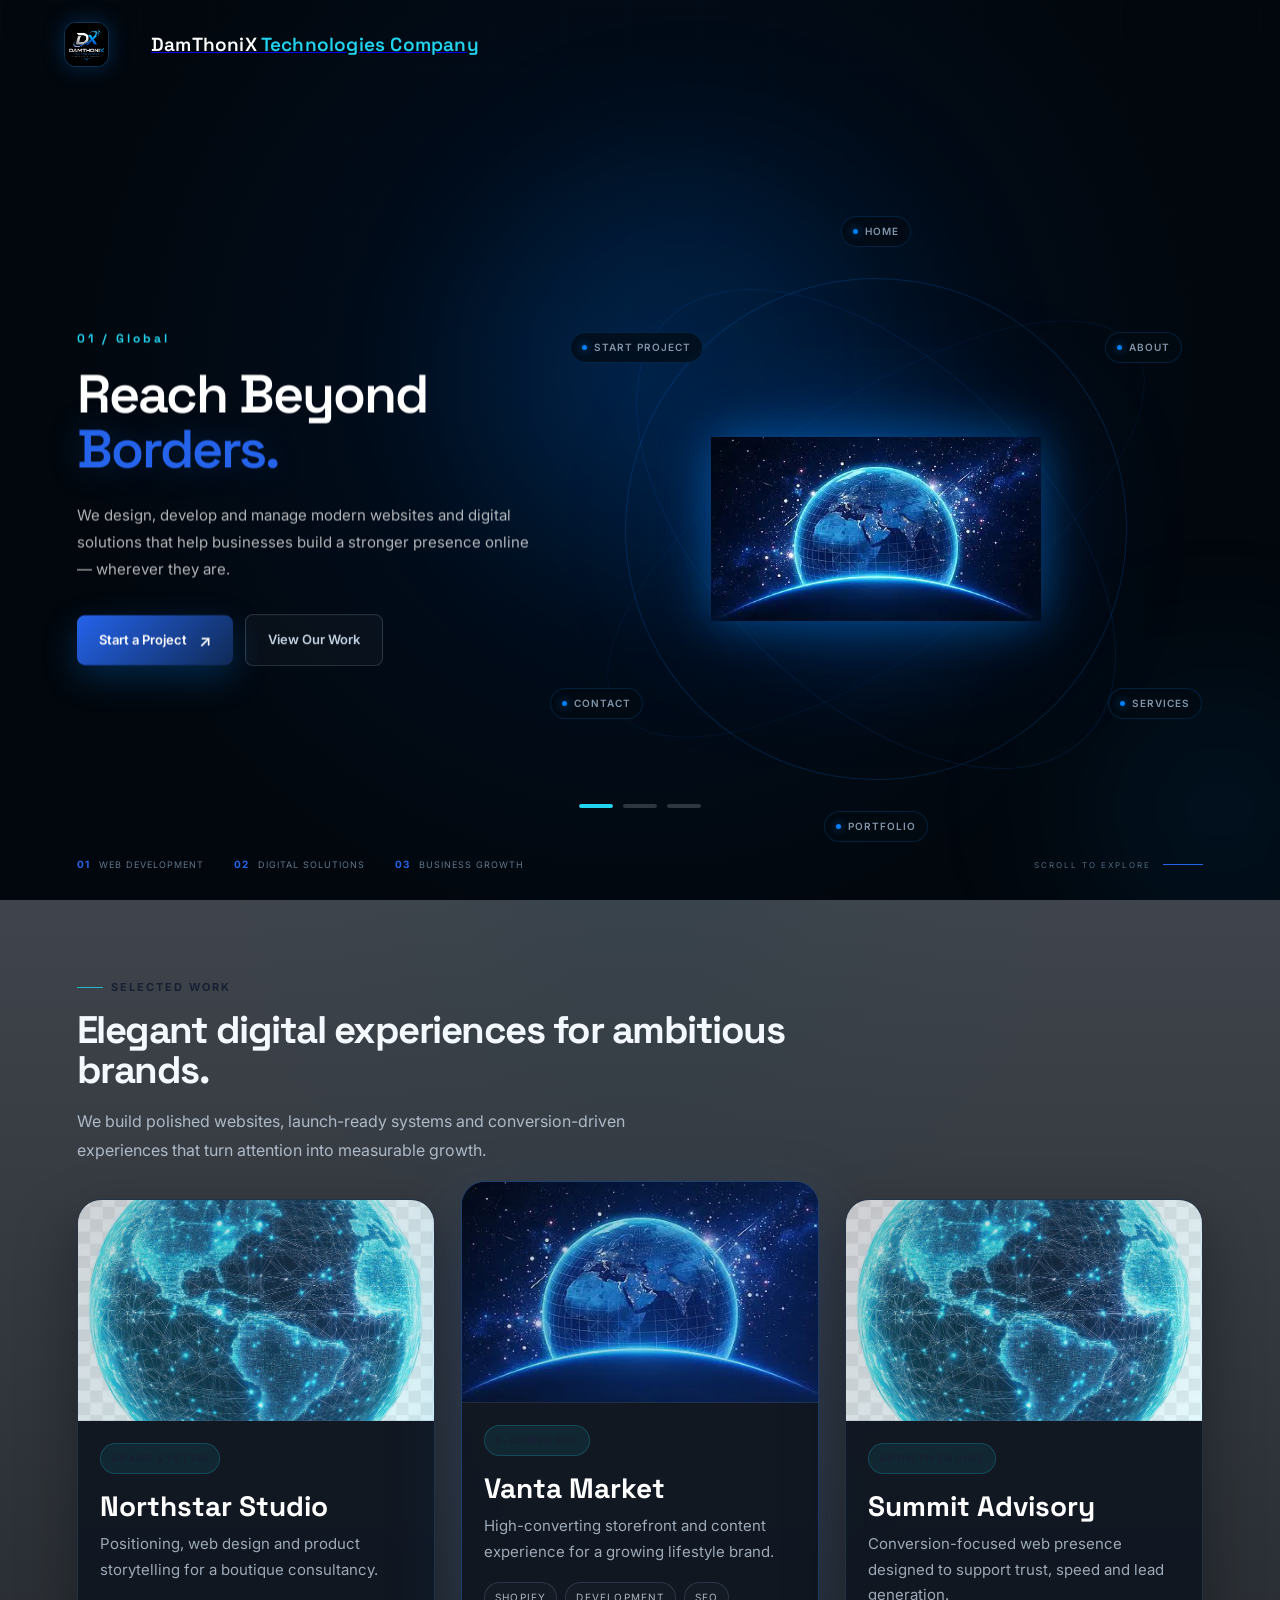
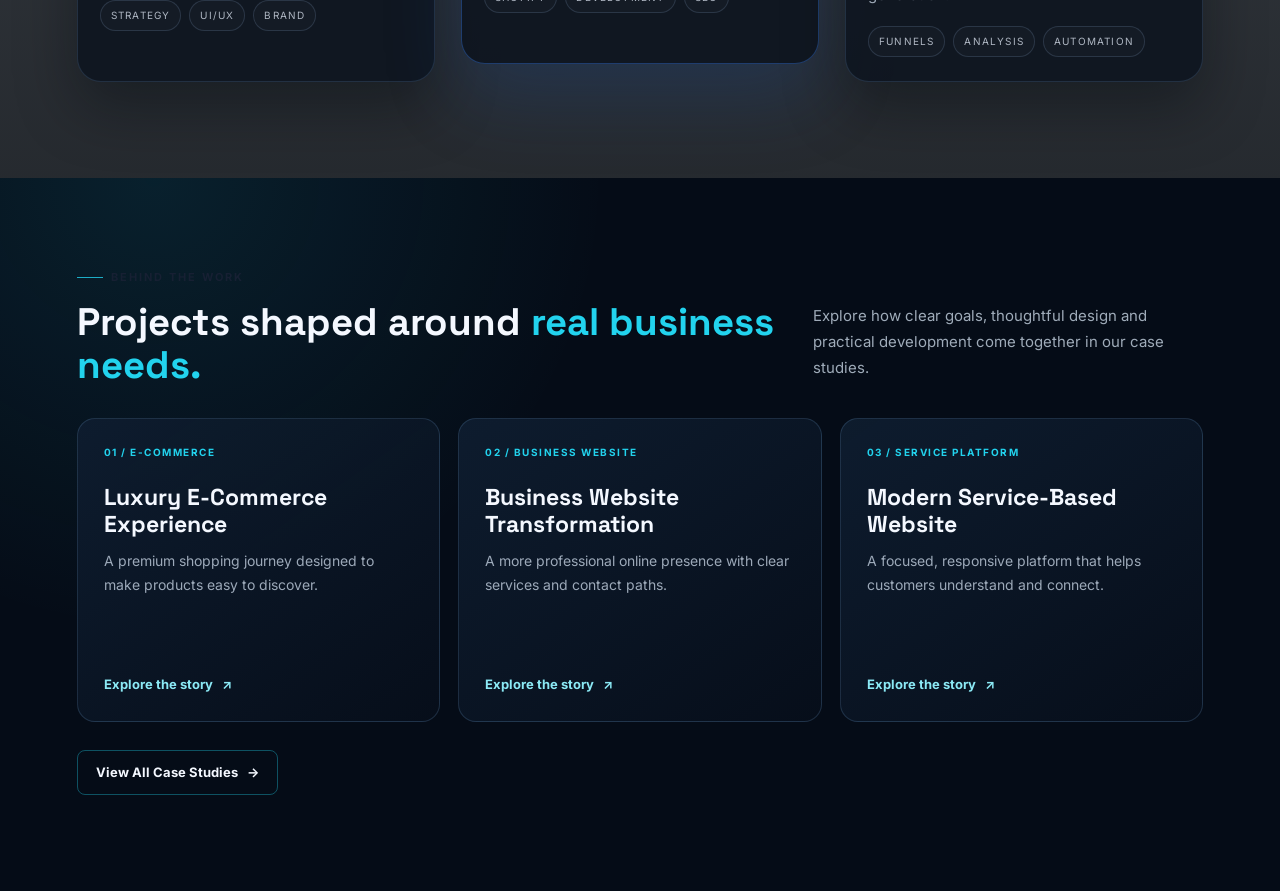
<file: index.html>
<!DOCTYPE html>
<html lang="en">
<head>
    <meta charset="UTF-8">
    <meta name="viewport" content="width=device-width, initial-scale=1.0">

    <title>DamThoniX Technologies Company</title>

    <meta
        name="description"
        content="DamThoniX Technologies Company builds modern websites and digital solutions for businesses."
    >

    <link rel="stylesheet" href="./css/style.css">
    <link rel="stylesheet" href="./css/brand.css">
    <link rel="icon" type="image/png" href="./images/DamzyThecx.png">
</head>

<body>

    <main class="hero" id="hero" data-scene="0">

        <!-- BACKGROUND -->
        <div class="hero-grid" aria-hidden="true"></div>

        <div class="blue-glow glow-one" aria-hidden="true"></div>
        <div class="blue-glow glow-two" aria-hidden="true"></div>

        <!-- HEADER -->
        <header class="top-header">

            <a href="index.html" class="logo">
                <img
                    src="images/DamzyThecx.png"
                    alt="DamThoniX Technologies Company"
                >

                <h1>
                    DamThoniX
                    <span>Technologies Company</span>
                </h1>
            </a>

        </header>


        <!-- HERO VIEWPORT -->
        <div
            class="hero-viewport"
            role="region"
            aria-roledescription="carousel"
            aria-label="DamThoniX introduction"
        >


            <!-- =========================================
                 SCENE 1 — GLOBAL
            ========================================== -->
            <section
                class="hero-scene scene-global"
                data-scene-id="0"
                aria-hidden="false"
            >

                <div class="scene-content">

                    <span class="scene-eyebrow">
                        01 / Global
                    </span>

                    <h2 class="scene-heading">
                        Reach Beyond
                        <span>Borders.</span>
                    </h2>

                    <p class="scene-description">
                        We design, develop and manage modern websites
                        and digital solutions that help businesses build
                        a stronger presence online — wherever they are.
                    </p>

                    <div class="hero-buttons">

                        <a
                            href="contact.html"
                            class="primary-btn"
                        >
                            Start a Project
                            <span aria-hidden="true">↗</span>
                        </a>

                        <a
                            href="portfolio.html"
                            class="secondary-btn"
                        >
                            View Our Work
                        </a>

                    </div>

                </div>


                <!-- GLOBE STAGE -->
                <div class="globe-stage">

                    <!-- ORBITS -->
                    <div class="orbit orbit-one"></div>
                    <div class="orbit orbit-two"></div>
                    <div class="orbit orbit-three"></div>


                    <!-- GLOBE -->
                    <div class="globe-wrapper">

                        <div class="globe-light"></div>

                        <img
                            src="images/glob3.jpeg"
                            alt="Digital world globe"
                            class="globe"
                        >

                    </div>


                    <!-- ORBIT NAVIGATION -->
                    <nav
                        class="orbit-navigation"
                        aria-label="Main navigation"
                    >

                        <a
                            href="index.html"
                            class="orbit-link home-link"
                        >
                            <span class="orbit-dot"></span>
                            <span>Home</span>
                        </a>


                        <a
                            href="about.html"
                            class="orbit-link about-link"
                        >
                            <span class="orbit-dot"></span>
                            <span>About</span>
                        </a>


                        <a
                            href="services.html"
                            class="orbit-link services-link"
                        >
                            <span class="orbit-dot"></span>
                            <span>Services</span>
                        </a>


                        <a
                            href="portfolio.html"
                            class="orbit-link portfolio-link"
                        >
                            <span class="orbit-dot"></span>
                            <span>Portfolio</span>
                        </a>


                        <a
                            href="contact.html"
                            class="orbit-link contact-link"
                        >
                            <span class="orbit-dot"></span>
                            <span>Contact</span>
                        </a>


                        <a
                            href="contact.html"
                            class="orbit-link project-link"
                        >
                            <span class="orbit-dot"></span>
                            <span>Start Project</span>
                        </a>

                    </nav>

                </div>

            </section>



            <!-- =========================================
                 SCENE 2 — BUILD
            ========================================== -->
            <section
                class="hero-scene scene-build"
                data-scene-id="1"
                aria-hidden="true"
            >

                <div class="scene-bg" aria-hidden="true">

                    <div class="scene-bg-image"></div>

                    <div class="scene-light-sweep"></div>

                    <div
                        class="scene-particles"
                        id="buildParticles"
                    ></div>

                </div>

                <div class="scene-overlay"></div>


                <div class="scene-content">

                    <span class="scene-eyebrow">
                        02 / Build
                    </span>

                    <h2 class="scene-heading">
                        We Turn Ideas Into
                        <span>Digital Experiences.</span>
                    </h2>

                    <p class="scene-description">
                        Websites, applications and digital solutions
                        engineered for modern businesses.
                    </p>

                    <div class="hero-buttons">

                        <a
                            href="contact.html"
                            class="primary-btn"
                        >
                            Start a Project
                            <span aria-hidden="true">↗</span>
                        </a>

                        <a
                            href="portfolio.html"
                            class="secondary-btn"
                        >
                            View Our Work
                        </a>

                    </div>

                </div>


                <div
                    class="build-float-ui"
                    aria-hidden="true"
                >

                    <div class="float-card float-card-a">

                        <span class="float-pulse"></span>

                        <span>
                            Deploying build…
                        </span>

                    </div>


                    <div class="float-card float-card-b">

                        <strong>
                            99.98%
                        </strong>

                        <span>
                            Uptime
                        </span>

                    </div>

                </div>

            </section>



            <!-- =========================================
                 SCENE 3 — GROW
            ========================================== -->
            <section
                class="hero-scene scene-grow"
                data-scene-id="2"
                aria-hidden="true"
            >

                <div class="scene-content">

                    <span class="scene-eyebrow">
                        03 / Grow
                    </span>

                    <h2 class="scene-heading">
                        Turn Digital Presence Into
                        <span>Business Growth.</span>
                    </h2>

                    <p class="scene-description">
                        We create digital experiences that help businesses
                        attract customers, build credibility and grow online.
                    </p>

                    <div class="hero-buttons">

                        <a
                            href="contact.html"
                            class="primary-btn"
                        >
                            Start a Project
                            <span aria-hidden="true">↗</span>
                        </a>

                        <a
                            href="portfolio.html"
                            class="secondary-btn"
                        >
                            View Our Work
                        </a>

                    </div>

                </div>


                <!-- GROW VISUAL -->
                <div
                    class="grow-visual"
                    aria-hidden="true"
                >

                    <div
                        class="growth-orbit orbit-growth-one"
                    ></div>

                    <div
                        class="growth-orbit orbit-growth-two"
                    ></div>


                    <div class="growth-card main-growth-card">

                        <div class="growth-card-header">

                            <span>
                                Business Performance
                            </span>

                            <span class="growth-status">
                                Live
                            </span>

                        </div>


                        <div class="growth-number">
                            +84.6%
                        </div>

                        <div class="growth-label">
                            Digital Growth
                        </div>


                        <div class="growth-chart">

                            <svg
                                class="chart-svg"
                                viewBox="0 0 300 130"
                                preserveAspectRatio="none"
                            >

                                <polyline
                                    class="chart-line"
                                    points="8,112 62,90 116,78 170,52 224,34 292,14"
                                />

                                <circle
                                    class="chart-dot"
                                    style="--d:0"
                                    cx="8"
                                    cy="112"
                                    r="4"
                                />

                                <circle
                                    class="chart-dot"
                                    style="--d:1"
                                    cx="62"
                                    cy="90"
                                    r="4"
                                />

                                <circle
                                    class="chart-dot"
                                    style="--d:2"
                                    cx="116"
                                    cy="78"
                                    r="4"
                                />

                                <circle
                                    class="chart-dot"
                                    style="--d:3"
                                    cx="170"
                                    cy="52"
                                    r="4"
                                />

                                <circle
                                    class="chart-dot"
                                    style="--d:4"
                                    cx="224"
                                    cy="34"
                                    r="4"
                                />

                                <circle
                                    class="chart-dot"
                                    style="--d:5"
                                    cx="292"
                                    cy="14"
                                    r="5"
                                />

                            </svg>

                        </div>

                    </div>


                    <div
                        class="growth-card small-growth-card card-one"
                    >

                        <span>
                            New Clients
                        </span>

                        <strong>
                            +42%
                        </strong>

                    </div>


                    <div
                        class="growth-card small-growth-card card-two"
                    >

                        <span>
                            Online Reach
                        </span>

                        <strong>
                            +68%
                        </strong>

                    </div>

                </div>

            </section>

        </div>



        <!-- =========================================
             SCENE CONTROLS
        ========================================== -->
        <div
            class="scene-controls"
            role="tablist"
            aria-label="Hero scenes"
        >

            <button
                type="button"
                class="scene-dot"
                data-goto="0"
                role="tab"
                aria-selected="true"
                aria-controls="hero"
                aria-label="Show Global scene"
            ></button>


            <button
                type="button"
                class="scene-dot"
                data-goto="1"
                role="tab"
                aria-selected="false"
                aria-controls="hero"
                aria-label="Show Build scene"
            ></button>


            <button
                type="button"
                class="scene-dot"
                data-goto="2"
                role="tab"
                aria-selected="false"
                aria-controls="hero"
                aria-label="Show Grow scene"
            ></button>

        </div>


        <span
            class="visually-hidden"
            id="heroSceneAnnouncer"
            aria-live="polite"
        ></span>



        <!-- =========================================
             BOTTOM INFORMATION
        ========================================== -->
        <div class="hero-bottom">

            <div class="bottom-item">

                <strong>
                    01
                </strong>

                <span>
                    Web Development
                </span>

            </div>


            <div class="bottom-item">

                <strong>
                    02
                </strong>

                <span>
                    Digital Solutions
                </span>

            </div>


            <div class="bottom-item">

                <strong>
                    03
                </strong>

                <span>
                    Business Growth
                </span>

            </div>


            <div class="scroll-indicator">

                <span>
                    Scroll to explore
                </span>

                <div class="scroll-line"></div>

            </div>

        </div>

    </main>

    <section class="portfolio-showcase" aria-labelledby="portfolio-heading">
        <div class="portfolio-shell">
            <div class="portfolio-intro">
                <span class="section-kicker">Selected work</span>
                <h3 id="portfolio-heading">Elegant digital experiences for ambitious brands.</h3>
                <p>
                    We build polished websites, launch-ready systems and conversion-driven
                    experiences that turn attention into measurable growth.
                </p>
            </div>

            <div class="portfolio-grid">
                <article class="portfolio-card">
                    <div class="card-visual visual-one" aria-hidden="true"></div>
                    <div class="card-body">
                        <span class="card-tag">Brand System</span>
                        <h4>Northstar Studio</h4>
                        <p>Positioning, web design and product storytelling for a boutique consultancy.</p>
                        <ul>
                            <li>Strategy</li>
                            <li>UI/UX</li>
                            <li>Brand</li>
                        </ul>
                    </div>
                </article>

                <article class="portfolio-card featured-card">
                    <div class="card-visual visual-two" aria-hidden="true"></div>
                    <div class="card-body">
                        <span class="card-tag">E-commerce</span>
                        <h4>Vanta Market</h4>
                        <p>High-converting storefront and content experience for a growing lifestyle brand.</p>
                        <ul>
                            <li>Shopify</li>
                            <li>Development</li>
                            <li>SEO</li>
                        </ul>
                    </div>
                </article>

                <article class="portfolio-card">
                    <div class="card-visual visual-three" aria-hidden="true"></div>
                    <div class="card-body">
                        <span class="card-tag">Growth Engine</span>
                        <h4>Summit Advisory</h4>
                        <p>Conversion-focused web presence designed to support trust, speed and lead generation.</p>
                        <ul>
                            <li>Funnels</li>
                            <li>Analysis</li>
                            <li>Automation</li>
                        </ul>
                    </div>
                </article>
            </div>
        </div>
    </section>

    <section class="case-preview-section" aria-labelledby="case-preview-heading">
        <div class="case-preview-shell">
            <div class="case-preview-heading">
                <div>
                    <span class="section-kicker">BEHIND THE WORK</span>
                    <h2 id="case-preview-heading">Projects shaped around <span>real business needs.</span></h2>
                </div>
                <p>
                    Explore how clear goals, thoughtful design and practical development
                    come together in our case studies.
                </p>
            </div>

            <div class="case-preview-grid">
                <a class="case-preview-card" href="case-studies.html#case-study-1">
                    <span class="case-preview-number">01 / E-COMMERCE</span>
                    <h3>Luxury E-Commerce Experience</h3>
                    <p>A premium shopping journey designed to make products easy to discover.</p>
                    <span class="case-preview-link">Explore the story <span aria-hidden="true">↗</span></span>
                </a>

                <a class="case-preview-card" href="case-studies.html#case-study-2">
                    <span class="case-preview-number">02 / BUSINESS WEBSITE</span>
                    <h3>Business Website Transformation</h3>
                    <p>A more professional online presence with clear services and contact paths.</p>
                    <span class="case-preview-link">Explore the story <span aria-hidden="true">↗</span></span>
                </a>

                <a class="case-preview-card" href="case-studies.html#case-study-3">
                    <span class="case-preview-number">03 / SERVICE PLATFORM</span>
                    <h3>Modern Service-Based Website</h3>
                    <p>A focused, responsive platform that helps customers understand and connect.</p>
                    <span class="case-preview-link">Explore the story <span aria-hidden="true">↗</span></span>
                </a>
            </div>

            <a class="case-preview-all" href="case-studies.html">
                View All Case Studies <span aria-hidden="true">→</span>
            </a>
        </div>
    </section>

    <script src="./js/script.js"></script>

</body>
</html>
</file>
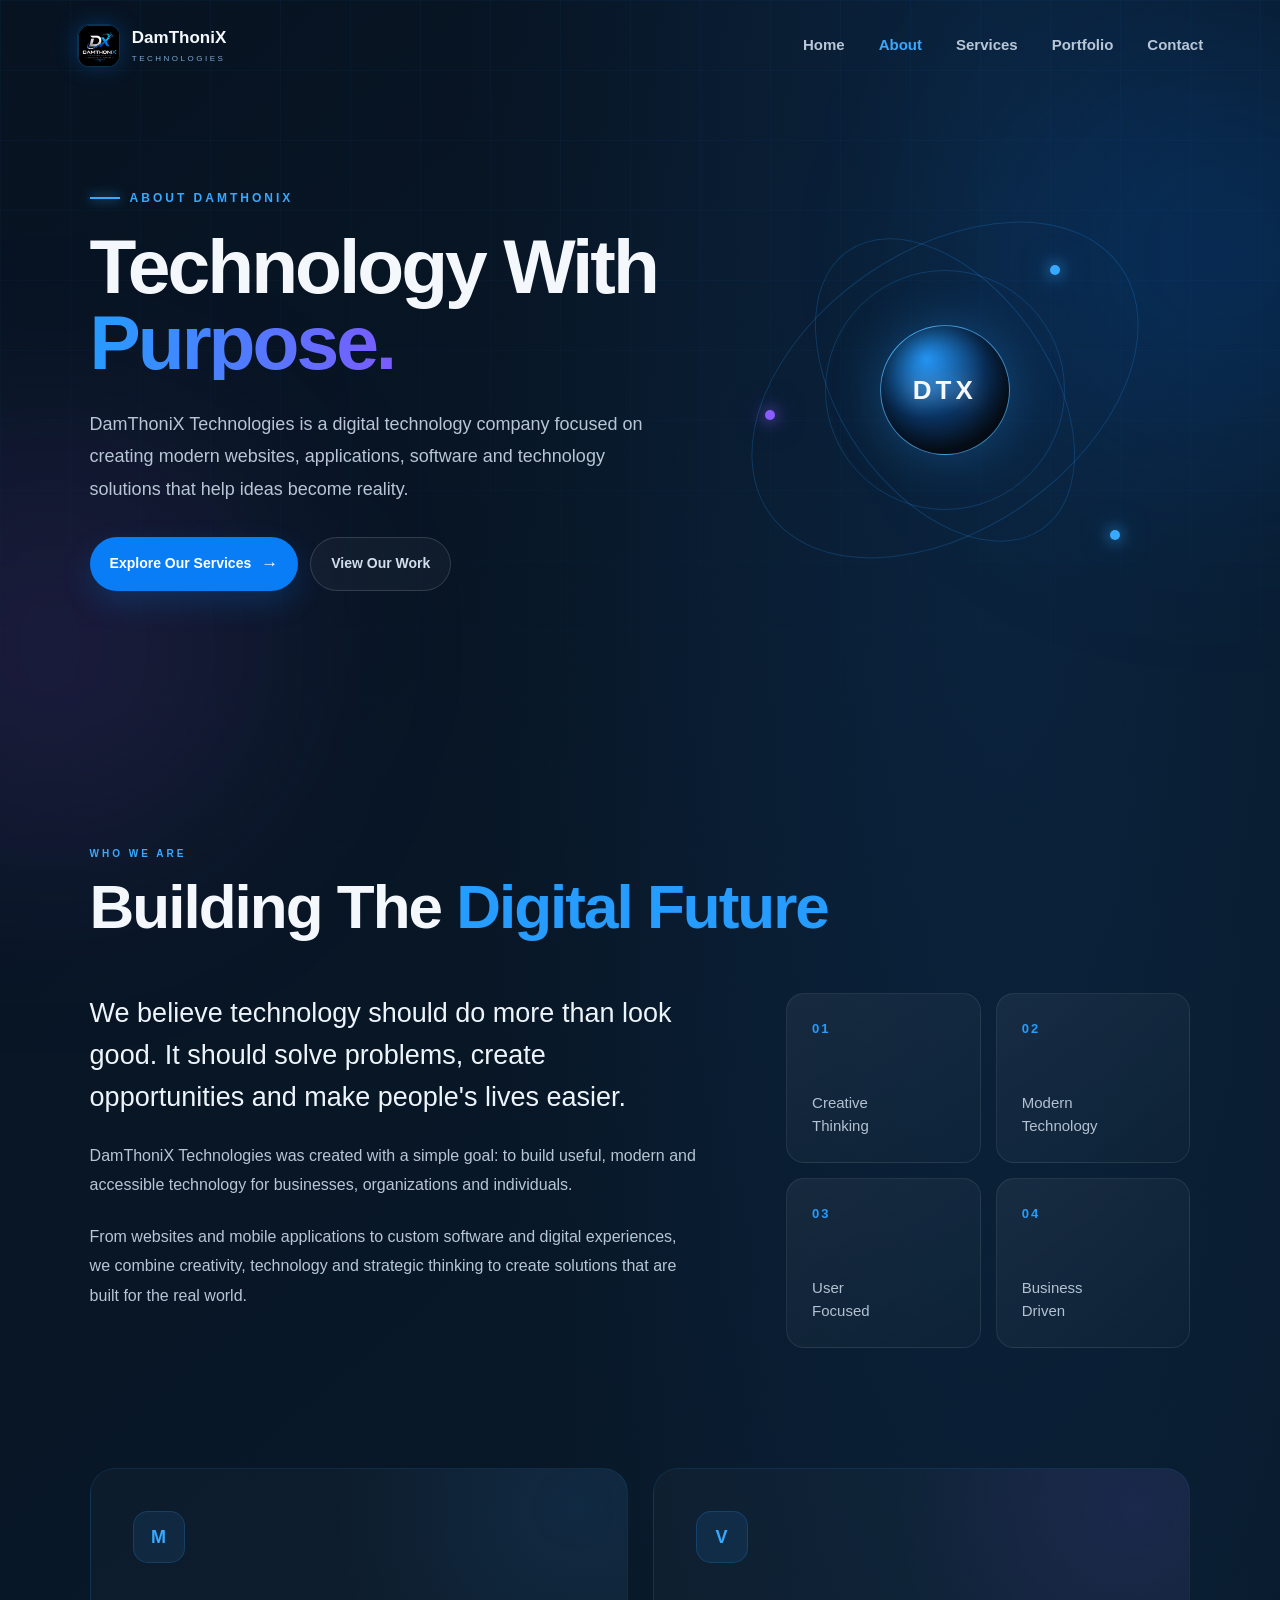
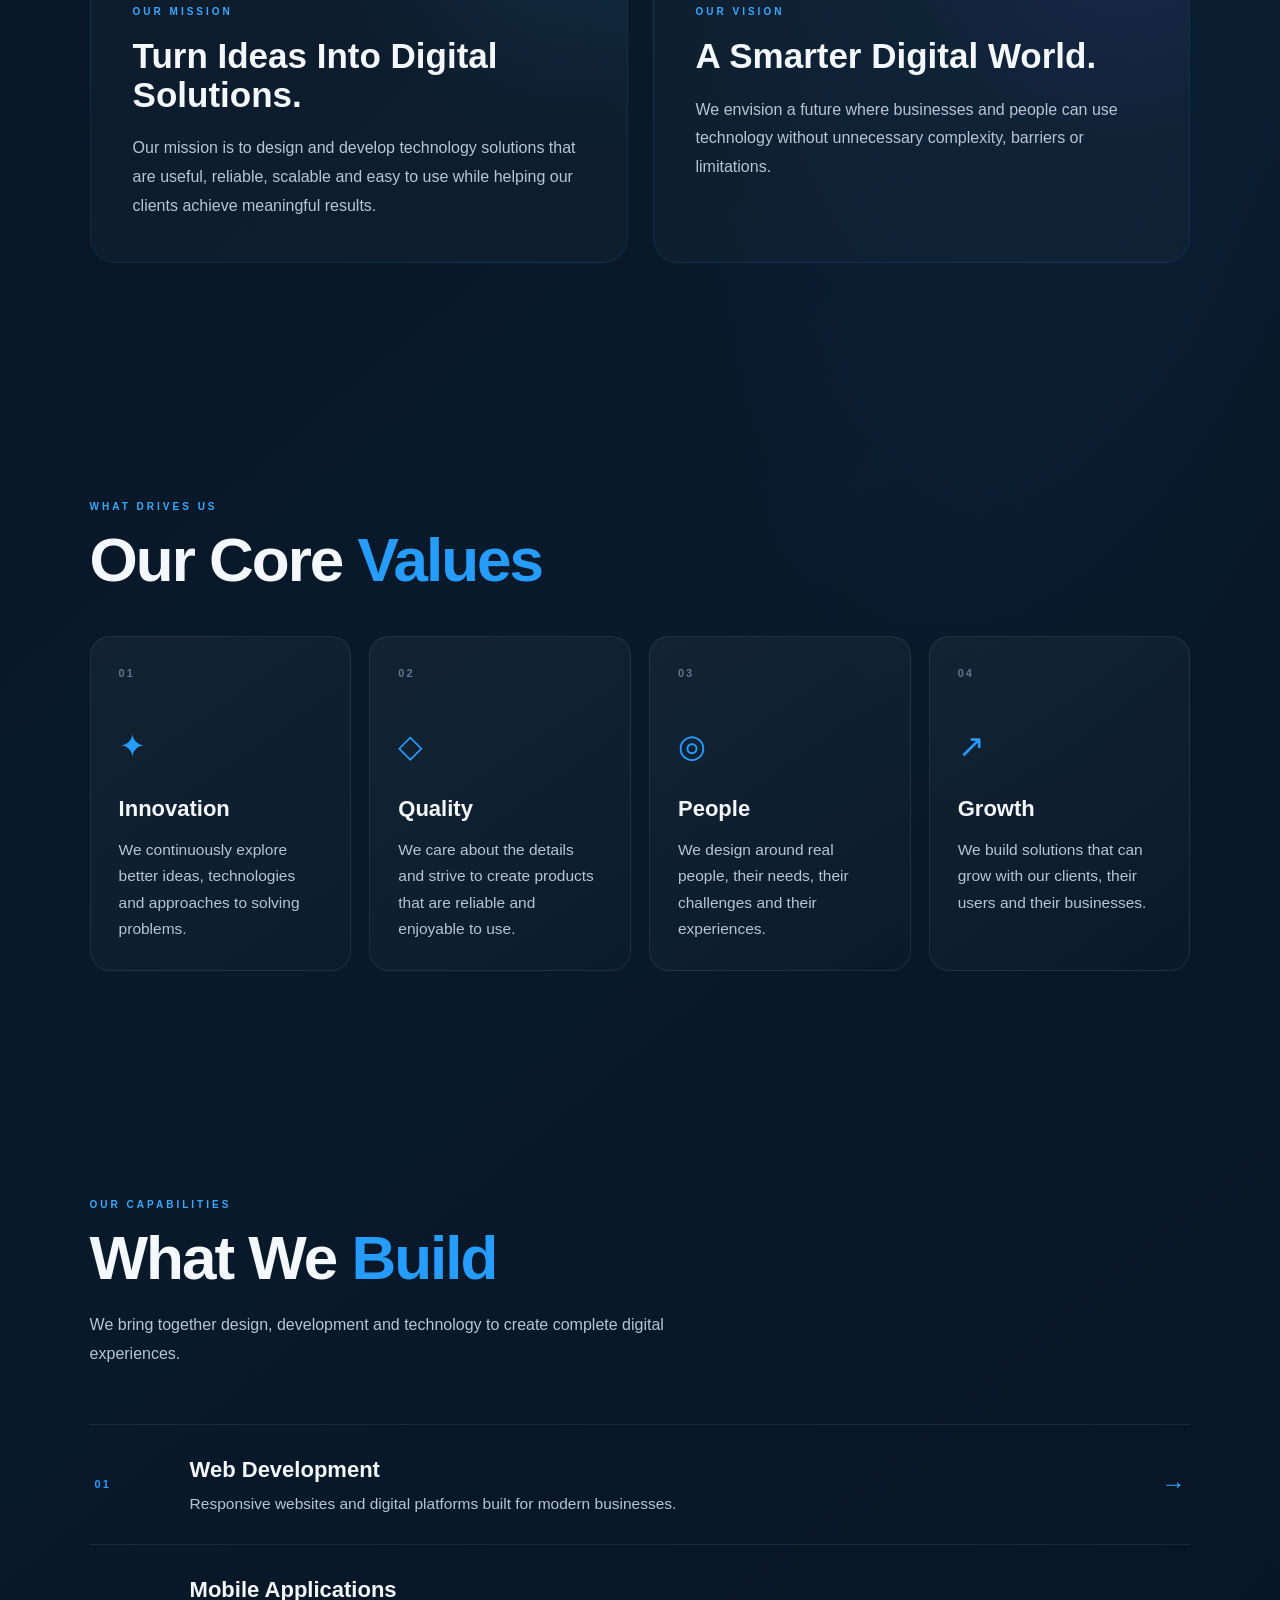
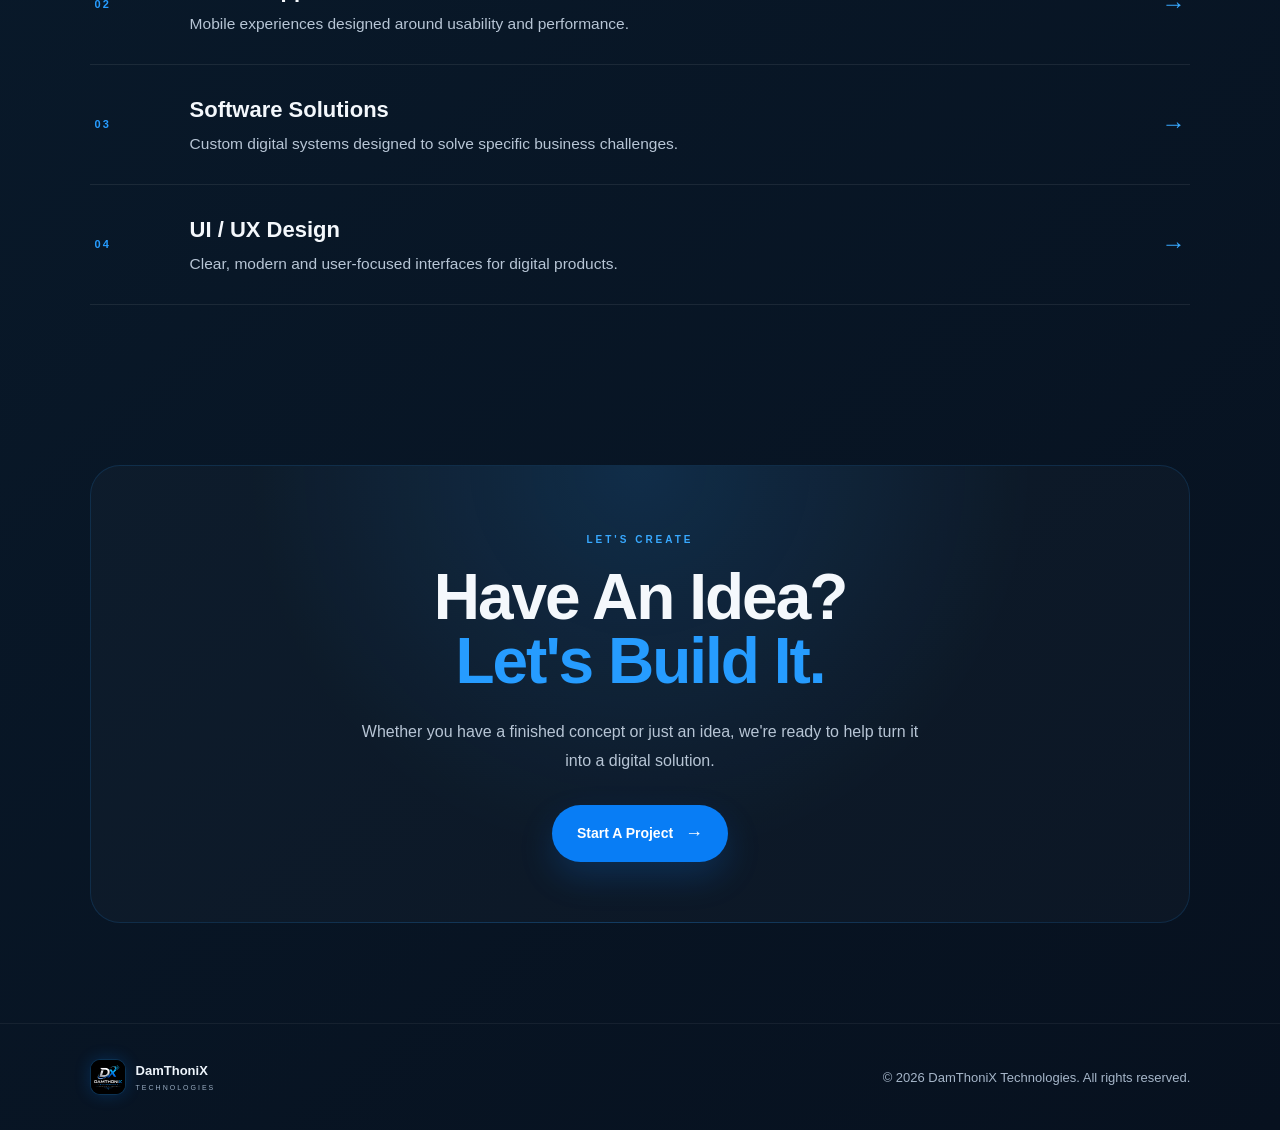
<file: about.html>
<!DOCTYPE html>
<html lang="en">
<head>
    <meta charset="UTF-8">
    <meta name="viewport" content="width=device-width, initial-scale=1.0">

    <title>About Us | DamThoniX Technologies</title>

    <meta
        name="description"
        content="Learn about DamThoniX Technologies, our mission, vision, values and approach to building modern digital solutions."
    >

    <link rel="stylesheet" href="css/about.css">
    <link rel="stylesheet" href="css/brand.css">
</head>

<body class="about-page">

    <!-- BACKGROUND -->
    <div class="background-grid"></div>

    <div class="glow glow-one"></div>
    <div class="glow glow-two"></div>


    <!-- HEADER -->
    <header class="top-header">

        <a href="index.html" class="logo">

            <div class="logo-mark"><img src="images/DamzyThecx.png" alt="DamThoniX Technologies Company"></div>

            <div class="logo-text">
                <strong>DamThoniX</strong>
                <span>TECHNOLOGIES</span>
            </div>

        </a>


        <nav class="main-nav">

            <a href="index.html">Home</a>

            <a href="about.html" class="active">
                About
            </a>

            <a href="services.html">
                Services
            </a>

            <a href="portfolio.html">
                Portfolio
            </a>

            <a href="contact.html">
                Contact
            </a>

        </nav>


        <button class="menu-toggle" id="menuToggle" type="button" aria-label="Open navigation menu" aria-expanded="false" aria-controls="mobileMenu">
            <span></span>
            <span></span>
            <span></span>
        </button>

    </header>


    <!-- MOBILE MENU -->
    <div class="mobile-menu" id="mobileMenu">

        <a href="index.html">Home</a>
        <a href="about.html">About</a>
        <a href="services.html">Services</a>
        <a href="portfolio.html">Portfolio</a>
        <a href="contact.html">Contact</a>

    </div>


    <main>

        <!-- =====================================
             ABOUT HERO
        ====================================== -->

        <section class="about-hero">

            <div class="hero-content">

                <div class="eyebrow">
                    <span></span>
                    ABOUT DAMTHONIX
                </div>

                <h1>
                    Technology With
                    <span>Purpose.</span>
                </h1>

                <p>
                    DamThoniX Technologies is a digital technology company
                    focused on creating modern websites, applications,
                    software and technology solutions that help ideas
                    become reality.
                </p>

                <div class="hero-buttons">

                    <a
                        href="services.html"
                        class="primary-button"
                    >
                        Explore Our Services
                        <span>→</span>
                    </a>

                    <a
                        href="portfolio.html"
                        class="secondary-button"
                    >
                        View Our Work
                    </a>

                </div>

            </div>


            <!-- TECHNOLOGY ORBIT -->

            <div class="about-orbit">

                <div class="orbit orbit-one"></div>
                <div class="orbit orbit-two"></div>
                <div class="orbit orbit-three"></div>

                <div class="orbit-dot dot-one"></div>
                <div class="orbit-dot dot-two"></div>
                <div class="orbit-dot dot-three"></div>

                <div class="orbit-core">

                    <div class="core-inner">
                        DTX
                    </div>

                </div>

            </div>

        </section>


        <!-- =====================================
             COMPANY INTRODUCTION
        ====================================== -->

        <section class="company-section">

            <div class="section-heading">

                <span class="section-label">
                    WHO WE ARE
                </span>

                <h2>
                    Building The
                    <span>Digital Future</span>
                </h2>

            </div>


            <div class="company-grid">

                <div class="company-text">

                    <p class="large-text">
                        We believe technology should do more than
                        look good. It should solve problems, create
                        opportunities and make people's lives easier.
                    </p>

                    <p>
                        DamThoniX Technologies was created with a simple
                        goal: to build useful, modern and accessible
                        technology for businesses, organizations and
                        individuals.
                    </p>

                    <p>
                        From websites and mobile applications to custom
                        software and digital experiences, we combine
                        creativity, technology and strategic thinking
                        to create solutions that are built for the real
                        world.
                    </p>

                </div>


                <div class="company-stats">

                    <div class="stat-card">

                        <strong>01</strong>

                        <span>
                            Creative
                            <br>
                            Thinking
                        </span>

                    </div>


                    <div class="stat-card">

                        <strong>02</strong>

                        <span>
                            Modern
                            <br>
                            Technology
                        </span>

                    </div>


                    <div class="stat-card">

                        <strong>03</strong>

                        <span>
                            User
                            <br>
                            Focused
                        </span>

                    </div>


                    <div class="stat-card">

                        <strong>04</strong>

                        <span>
                            Business
                            <br>
                            Driven
                        </span>

                    </div>

                </div>

            </div>

        </section>


        <!-- =====================================
             MISSION / VISION
        ====================================== -->

        <section class="mission-section">

            <div class="mission-card">

                <div class="card-icon">
                    M
                </div>

                <span class="card-label">
                    OUR MISSION
                </span>

                <h3>
                    Turn Ideas Into
                    Digital Solutions.
                </h3>

                <p>
                    Our mission is to design and develop technology
                    solutions that are useful, reliable, scalable and
                    easy to use while helping our clients achieve
                    meaningful results.
                </p>

            </div>


            <div class="mission-card vision-card">

                <div class="card-icon">
                    V
                </div>

                <span class="card-label">
                    OUR VISION
                </span>

                <h3>
                    A Smarter
                    Digital World.
                </h3>

                <p>
                    We envision a future where businesses and people
                    can use technology without unnecessary complexity,
                    barriers or limitations.
                </p>

            </div>

        </section>


        <!-- =====================================
             VALUES
        ====================================== -->

        <section class="values-section">

            <div class="values-heading">

                <span class="section-label">
                    WHAT DRIVES US
                </span>

                <h2>
                    Our Core
                    <span>Values</span>
                </h2>

            </div>


            <div class="values-grid">

                <article class="value-card">

                    <div class="value-number">
                        01
                    </div>

                    <div class="value-icon">
                        ✦
                    </div>

                    <h3>
                        Innovation
                    </h3>

                    <p>
                        We continuously explore better ideas,
                        technologies and approaches to solving
                        problems.
                    </p>

                </article>


                <article class="value-card">

                    <div class="value-number">
                        02
                    </div>

                    <div class="value-icon">
                        ◇
                    </div>

                    <h3>
                        Quality
                    </h3>

                    <p>
                        We care about the details and strive to
                        create products that are reliable and
                        enjoyable to use.
                    </p>

                </article>


                <article class="value-card">

                    <div class="value-number">
                        03
                    </div>

                    <div class="value-icon">
                        ◎
                    </div>

                    <h3>
                        People
                    </h3>

                    <p>
                        We design around real people, their needs,
                        their challenges and their experiences.
                    </p>

                </article>


                <article class="value-card">

                    <div class="value-number">
                        04
                    </div>

                    <div class="value-icon">
                        ↗
                    </div>

                    <h3>
                        Growth
                    </h3>

                    <p>
                        We build solutions that can grow with our
                        clients, their users and their businesses.
                    </p>

                </article>

            </div>

        </section>


        <!-- =====================================
             WHAT WE DO
        ====================================== -->

        <section class="capabilities-section">

            <div class="capabilities-heading">

                <span class="section-label">
                    OUR CAPABILITIES
                </span>

                <h2>
                    What We
                    <span>Build</span>
                </h2>

                <p>
                    We bring together design, development and technology
                    to create complete digital experiences.
                </p>

            </div>


            <div class="capabilities-list">

                <a href="services.html" class="capability-item">

                    <span class="capability-number">
                        01
                    </span>

                    <div>
                        <h3>
                            Web Development
                        </h3>

                        <p>
                            Responsive websites and digital platforms
                            built for modern businesses.
                        </p>
                    </div>

                    <span class="capability-arrow">
                        →
                    </span>

                </a>


                <a href="services.html" class="capability-item">

                    <span class="capability-number">
                        02
                    </span>

                    <div>
                        <h3>
                            Mobile Applications
                        </h3>

                        <p>
                            Mobile experiences designed around
                            usability and performance.
                        </p>
                    </div>

                    <span class="capability-arrow">
                        →
                    </span>

                </a>


                <a href="services.html" class="capability-item">

                    <span class="capability-number">
                        03
                    </span>

                    <div>
                        <h3>
                            Software Solutions
                        </h3>

                        <p>
                            Custom digital systems designed to
                            solve specific business challenges.
                        </p>
                    </div>

                    <span class="capability-arrow">
                        →
                    </span>

                </a>


                <a href="services.html" class="capability-item">

                    <span class="capability-number">
                        04
                    </span>

                    <div>
                        <h3>
                            UI / UX Design
                        </h3>

                        <p>
                            Clear, modern and user-focused interfaces
                            for digital products.
                        </p>
                    </div>

                    <span class="capability-arrow">
                        →
                    </span>

                </a>

            </div>

        </section>


        <!-- =====================================
             CTA
        ====================================== -->

        <section class="about-cta">

            <div class="cta-content">

                <span class="section-label">
                    LET'S CREATE
                </span>

                <h2>
                    Have An Idea?
                    <span>Let's Build It.</span>
                </h2>

                <p>
                    Whether you have a finished concept or just an idea,
                    we're ready to help turn it into a digital solution.
                </p>

                <a
                    href="contact.html"
                    class="cta-button"
                >
                    Start A Project
                    <span>→</span>
                </a>

            </div>

        </section>

    </main>


    <!-- FOOTER -->

    <footer>

        <div class="footer-brand">

            <div class="logo-mark"><img src="images/DamzyThecx.png" alt=""></div>

            <div>
                <strong>
                    DamThoniX
                </strong>

                <span>
                    TECHNOLOGIES
                </span>
            </div>

        </div>

        <p>
            © 2026 DamThoniX Technologies. All rights reserved.
        </p>

    </footer>


    <script src="js/about.js"></script>

</body>
</html>
</file>
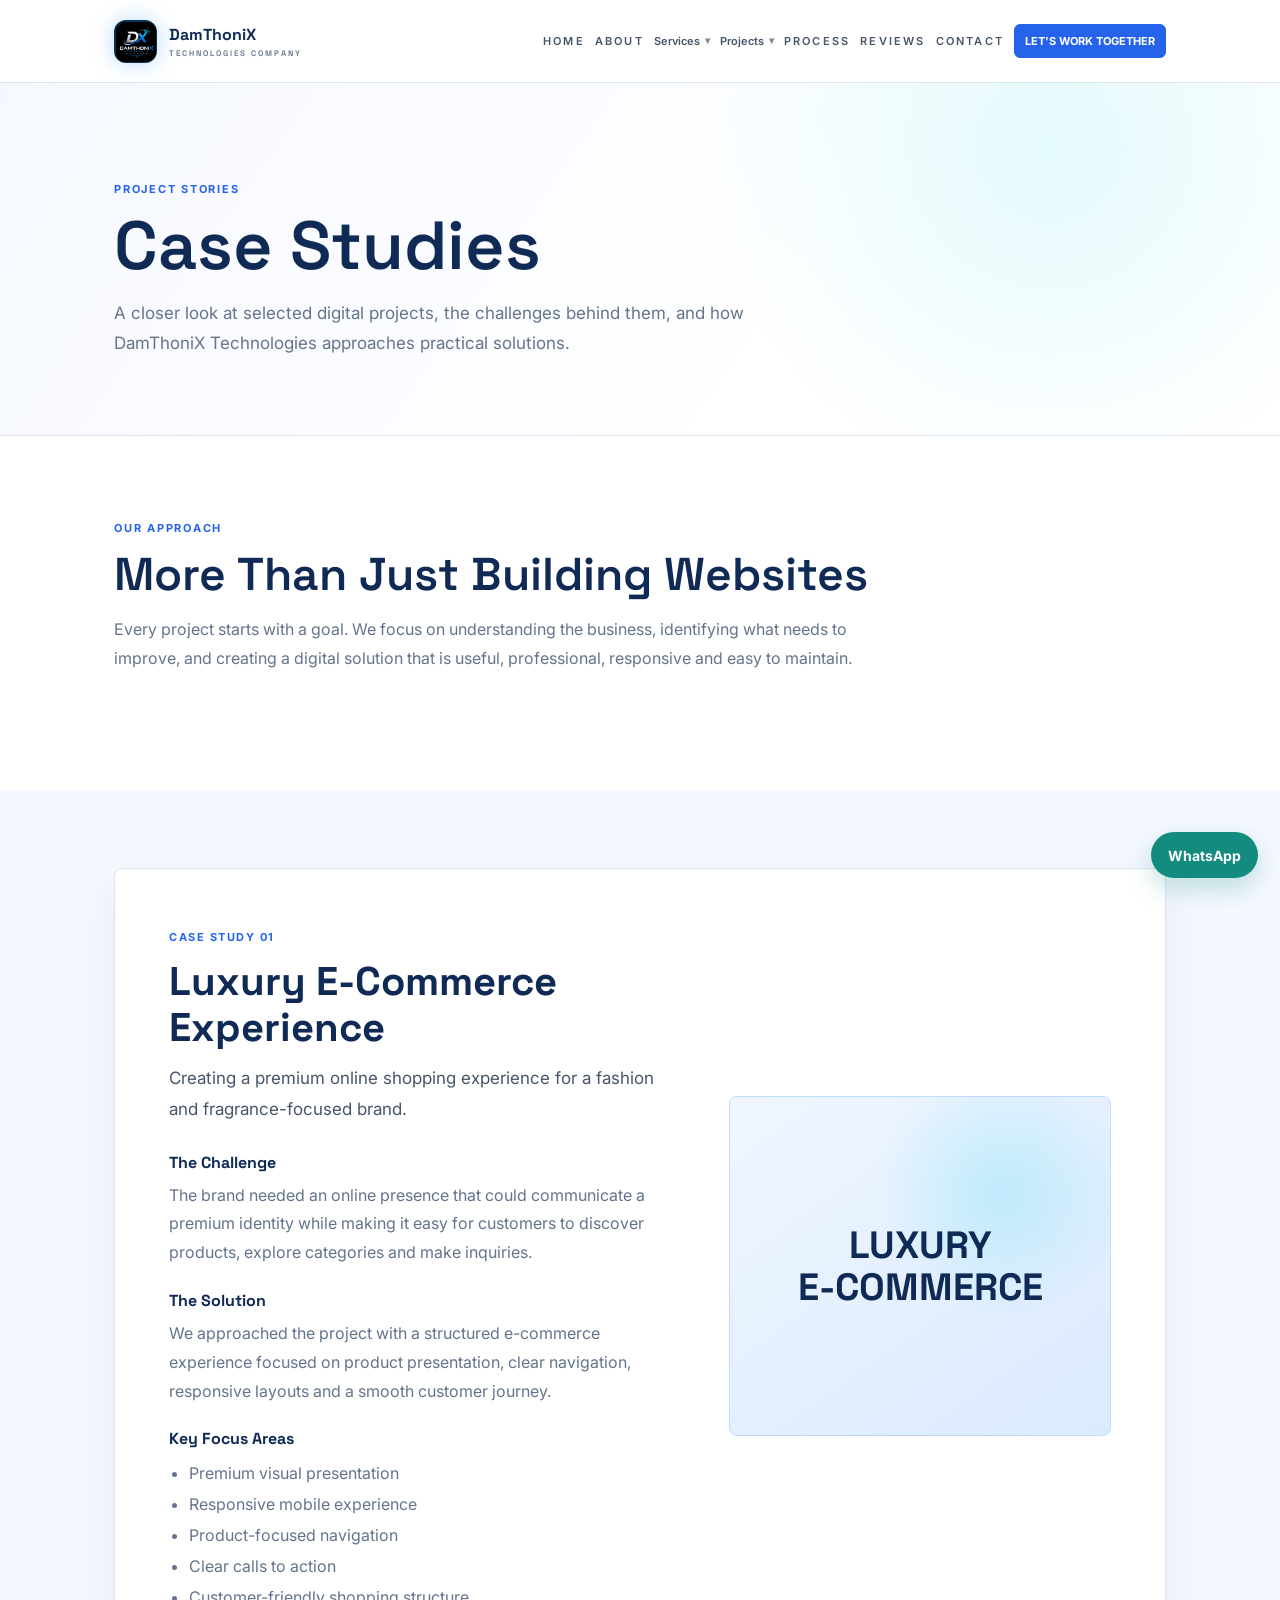
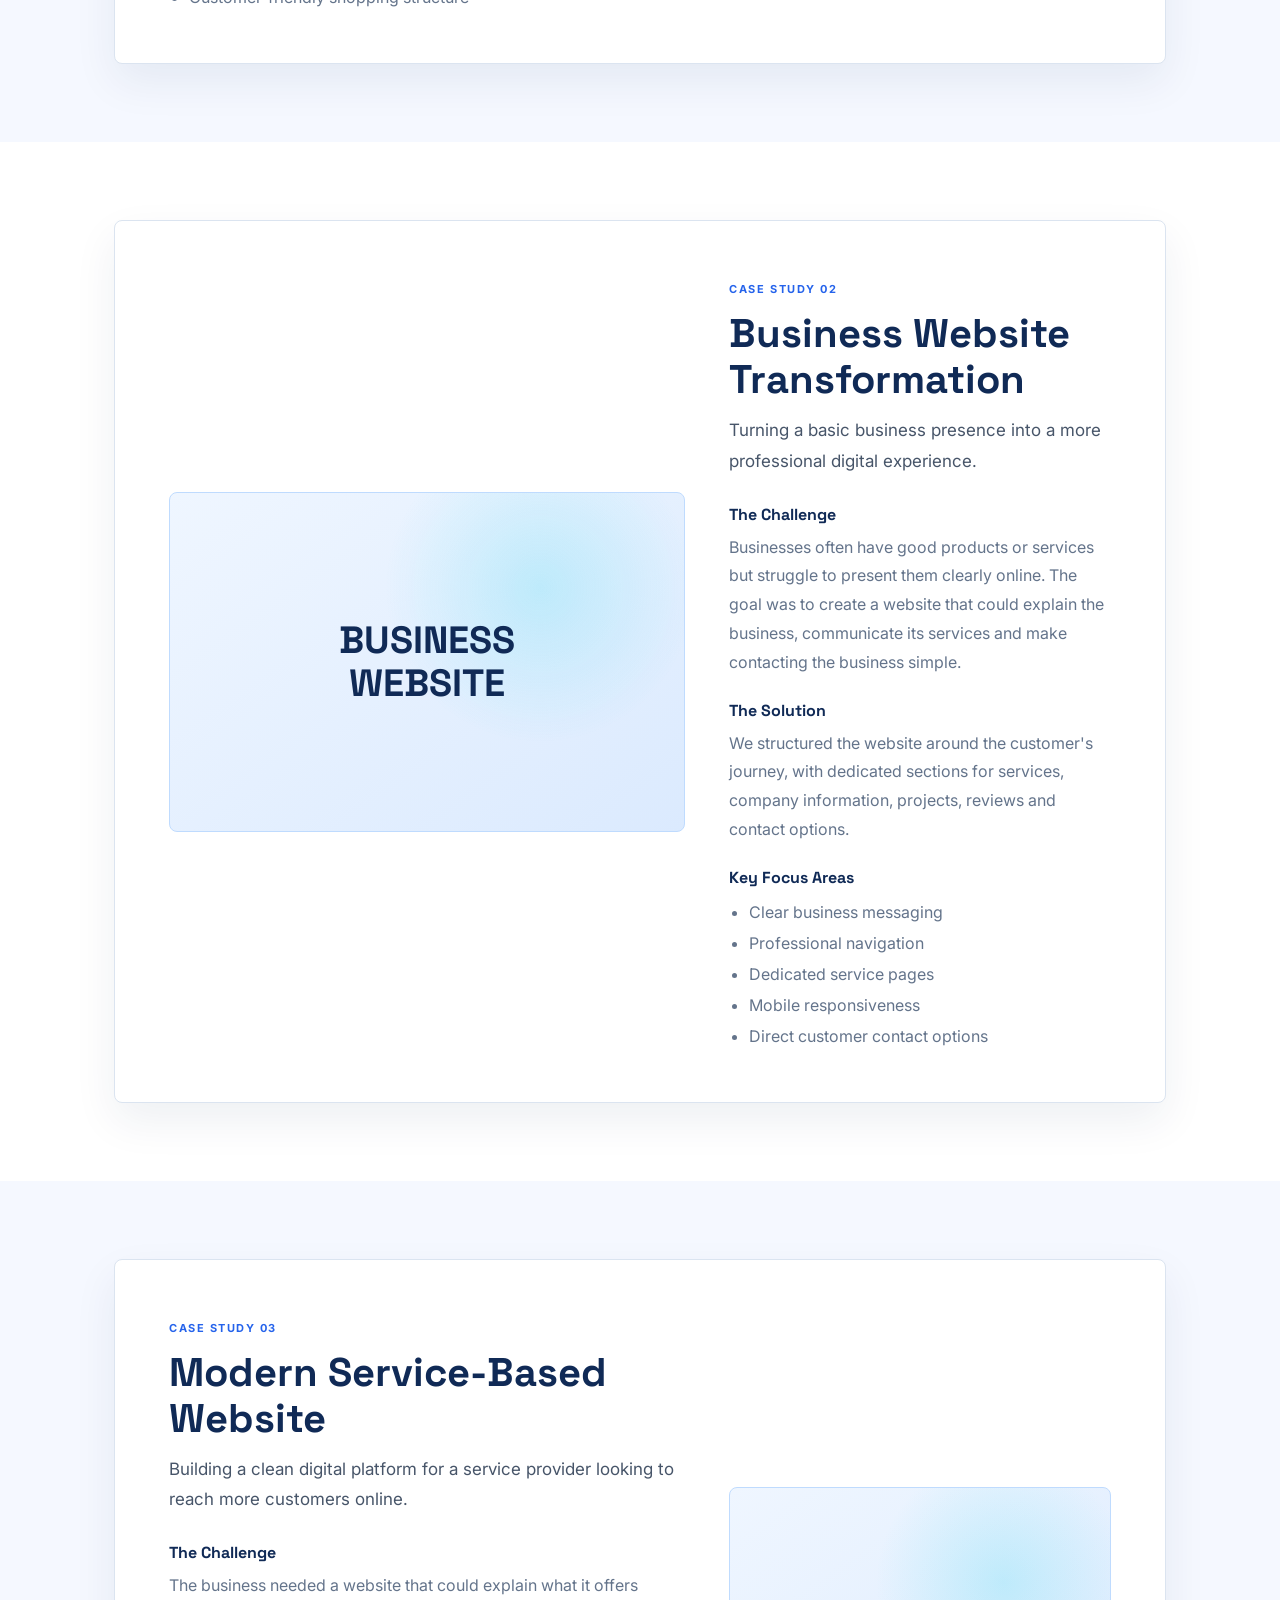
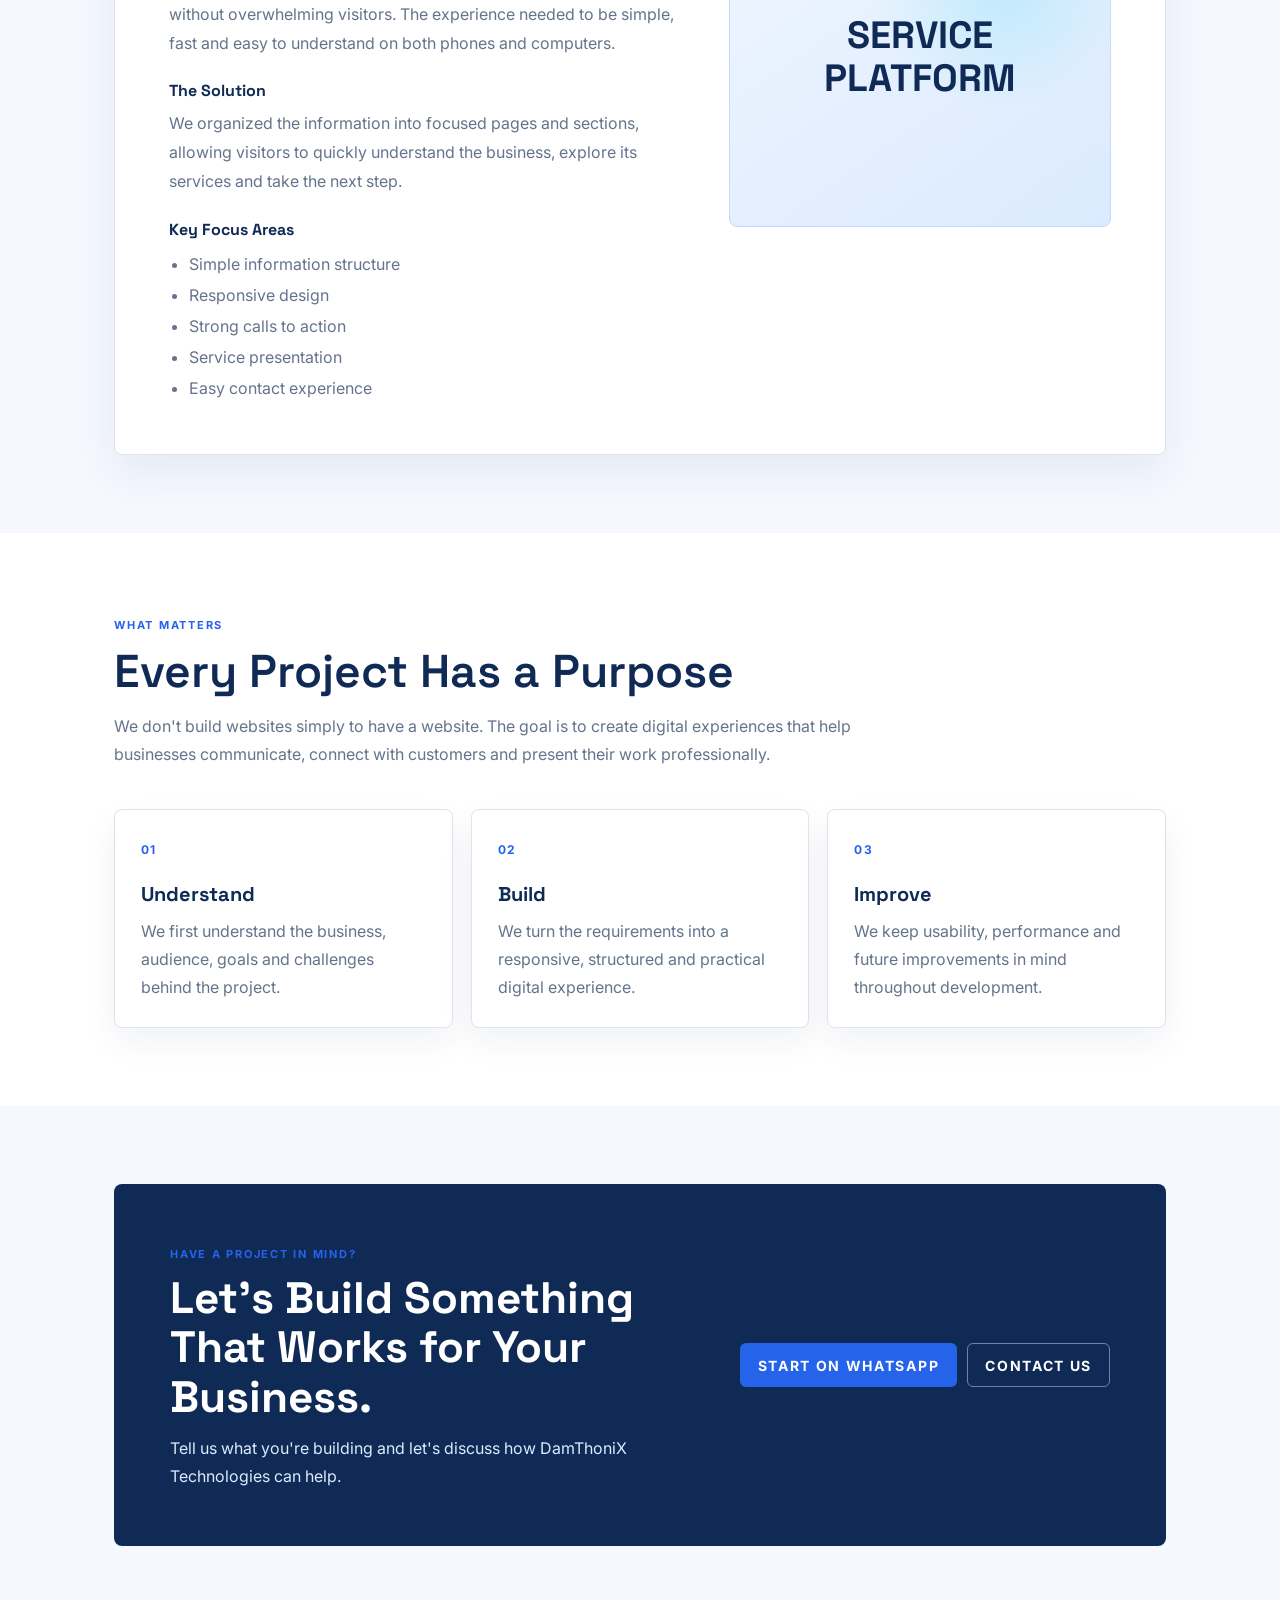
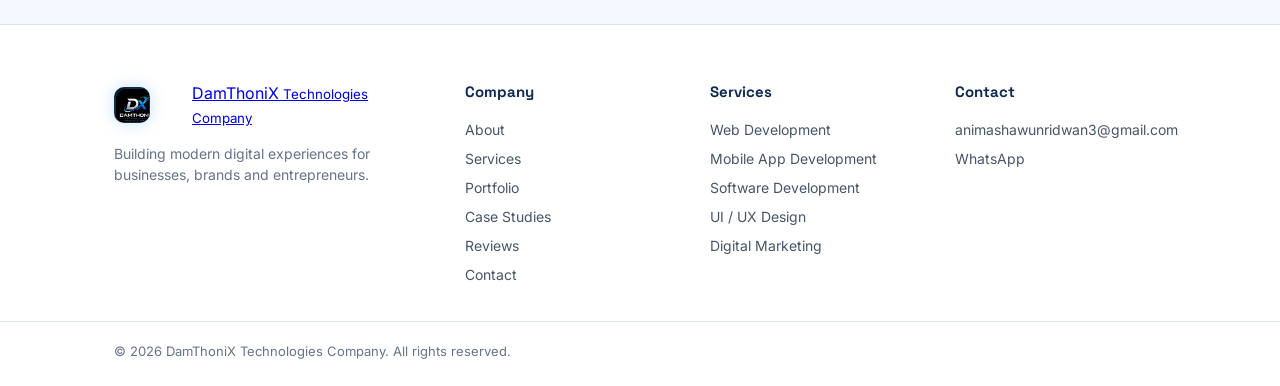
<file: case-studies.html>
<!DOCTYPE html>
<html lang="en">
<head>
    <meta charset="UTF-8">
    <meta name="viewport" content="width=device-width, initial-scale=1.0">

    <title>Case Studies | DamThoniX Technologies Company</title>

    <meta
        name="description"
        content="Explore selected web development and digital projects by DamThoniX Technologies Company."
    >

    <link rel="stylesheet" href="./css/style.css">
    <link rel="stylesheet" href="./css/site-header.css">
    <link rel="stylesheet" href="./css/content-pages.css">
    <link rel="stylesheet" href="./css/brand.css">
</head>

<body>

    <!-- ================= HEADER ================= -->
    <header class="site-header">
        <div class="container nav-container">

            <a href="index.html" class="logo">
                <span class="logo-mark"><img src="images/DamzyThecx.png" alt="DamThoniX Technologies Company"></span>
                <span class="logo-text">
                    DamThoniX
                    <small>Technologies Company</small>
                </span>
            </a>

            <button class="menu-toggle" type="button" aria-label="Open navigation" aria-expanded="false" aria-controls="caseMainNav">
                ☰
            </button>

            <nav class="main-nav" id="caseMainNav">

                <a href="index.html">Home</a>

                <a href="about.html">About</a>

                <div class="nav-dropdown">
                    <button class="dropdown-btn">
                        Services
                        <span>▾</span>
                    </button>

                    <div class="dropdown-menu">
                        <a href="services.html">All Services</a>
                        <a href="services.html#web-development">
                            Web Development
                        </a>
                        <a href="services.html#mobile-app-development">
                            Mobile App Development
                        </a>
                        <a href="services.html#software-development">
                            Software Development
                        </a>
                        <a href="services.html#ui-ux-design">
                            UI / UX Design
                        </a>
                        <a href="services.html#digital-marketing">
                            Digital Marketing
                        </a>
                        <a href="services.html#it-technology-solutions">
                            IT &amp; Technology Solutions
                        </a>                    </div>
                </div>

                <div class="nav-dropdown">
                    <button class="dropdown-btn">
                        Projects
                        <span>▾</span>
                    </button>

                    <div class="dropdown-menu">
                        <a href="portfolio.html">Portfolio</a>
                        <a href="case-studies.html">Case Studies</a>
                    </div>
                </div>

                <a href="Process.html">Process</a>

                <a href="reviews.html">Reviews</a>

                <a href="contact.html">Contact</a>

                <a href="contact.html" class="nav-cta">
                    Let's Work Together
                </a>

            </nav>
        </div>
    </header>


    <!-- ================= PAGE HERO ================= -->
    <main>

        <section class="page-hero">
            <div class="container">

                <span class="eyebrow">
                    PROJECT STORIES
                </span>

                <h1>
                    Case Studies
                </h1>

                <p>
                    A closer look at selected digital projects, the challenges
                    behind them, and how DamThoniX Technologies approaches
                    practical solutions.
                </p>

            </div>
        </section>


        <!-- ================= INTRO ================= -->
        <section class="section">
            <div class="container">

                <div class="section-heading">
                    <span class="eyebrow">
                        OUR APPROACH
                    </span>

                    <h2>
                        More Than Just Building Websites
                    </h2>

                    <p>
                        Every project starts with a goal. We focus on understanding
                        the business, identifying what needs to improve, and
                        creating a digital solution that is useful, professional,
                        responsive and easy to maintain.
                    </p>
                </div>

            </div>
        </section>


        <!-- ================= CASE STUDY 01 ================= -->
        <section class="section section-alt" id="case-study-1">
            <div class="container">

                <article class="case-study-card">

                    <div class="case-study-content">

                        <span class="project-number">
                            CASE STUDY 01
                        </span>

                        <h2>
                            Luxury E-Commerce Experience
                        </h2>

                        <p class="case-study-intro">
                            Creating a premium online shopping experience for
                            a fashion and fragrance-focused brand.
                        </p>

                        <div class="case-study-block">

                            <h3>
                                The Challenge
                            </h3>

                            <p>
                                The brand needed an online presence that could
                                communicate a premium identity while making it
                                easy for customers to discover products,
                                explore categories and make inquiries.
                            </p>

                        </div>

                        <div class="case-study-block">

                            <h3>
                                The Solution
                            </h3>

                            <p>
                                We approached the project with a structured
                                e-commerce experience focused on product
                                presentation, clear navigation, responsive
                                layouts and a smooth customer journey.
                            </p>

                        </div>

                        <div class="case-study-block">

                            <h3>
                                Key Focus Areas
                            </h3>

                            <ul class="check-list">
                                <li>Premium visual presentation</li>
                                <li>Responsive mobile experience</li>
                                <li>Product-focused navigation</li>
                                <li>Clear calls to action</li>
                                <li>Customer-friendly shopping structure</li>
                            </ul>

                        </div>

                    </div>

                    <div class="case-study-visual">

                        <div class="project-placeholder large">
                            LUXURY<br>
                            E-COMMERCE
                        </div>

                    </div>

                </article>

            </div>
        </section>


        <!-- ================= CASE STUDY 02 ================= -->
        <section class="section" id="case-study-2">
            <div class="container">

                <article class="case-study-card reverse">

                    <div class="case-study-content">

                        <span class="project-number">
                            CASE STUDY 02
                        </span>

                        <h2>
                            Business Website Transformation
                        </h2>

                        <p class="case-study-intro">
                            Turning a basic business presence into a more
                            professional digital experience.
                        </p>

                        <div class="case-study-block">

                            <h3>
                                The Challenge
                            </h3>

                            <p>
                                Businesses often have good products or services
                                but struggle to present them clearly online.
                                The goal was to create a website that could
                                explain the business, communicate its services
                                and make contacting the business simple.
                            </p>

                        </div>

                        <div class="case-study-block">

                            <h3>
                                The Solution
                            </h3>

                            <p>
                                We structured the website around the customer's
                                journey, with dedicated sections for services,
                                company information, projects, reviews and
                                contact options.
                            </p>

                        </div>

                        <div class="case-study-block">

                            <h3>
                                Key Focus Areas
                            </h3>

                            <ul class="check-list">
                                <li>Clear business messaging</li>
                                <li>Professional navigation</li>
                                <li>Dedicated service pages</li>
                                <li>Mobile responsiveness</li>
                                <li>Direct customer contact options</li>
                            </ul>

                        </div>

                    </div>

                    <div class="case-study-visual">

                        <div class="project-placeholder large">
                            BUSINESS<br>
                            WEBSITE
                        </div>

                    </div>

                </article>

            </div>
        </section>


        <!-- ================= CASE STUDY 03 ================= -->
        <section class="section section-alt" id="case-study-3">
            <div class="container">

                <article class="case-study-card">

                    <div class="case-study-content">

                        <span class="project-number">
                            CASE STUDY 03
                        </span>

                        <h2>
                            Modern Service-Based Website
                        </h2>

                        <p class="case-study-intro">
                            Building a clean digital platform for a service
                            provider looking to reach more customers online.
                        </p>

                        <div class="case-study-block">

                            <h3>
                                The Challenge
                            </h3>

                            <p>
                                The business needed a website that could explain
                                what it offers without overwhelming visitors.
                                The experience needed to be simple, fast and
                                easy to understand on both phones and computers.
                            </p>

                        </div>

                        <div class="case-study-block">

                            <h3>
                                The Solution
                            </h3>

                            <p>
                                We organized the information into focused pages
                                and sections, allowing visitors to quickly
                                understand the business, explore its services
                                and take the next step.
                            </p>

                        </div>

                        <div class="case-study-block">

                            <h3>
                                Key Focus Areas
                            </h3>

                            <ul class="check-list">
                                <li>Simple information structure</li>
                                <li>Responsive design</li>
                                <li>Strong calls to action</li>
                                <li>Service presentation</li>
                                <li>Easy contact experience</li>
                            </ul>

                        </div>

                    </div>

                    <div class="case-study-visual">

                        <div class="project-placeholder large">
                            SERVICE<br>
                            PLATFORM
                        </div>

                    </div>

                </article>

            </div>
        </section>


        <!-- ================= WHAT WE LEARN ================= -->
        <section class="section">
            <div class="container">

                <div class="section-heading">

                    <span class="eyebrow">
                        WHAT MATTERS
                    </span>

                    <h2>
                        Every Project Has a Purpose
                    </h2>

                    <p>
                        We don't build websites simply to have a website.
                        The goal is to create digital experiences that help
                        businesses communicate, connect with customers and
                        present their work professionally.
                    </p>

                </div>


                <div class="cards-grid">

                    <div class="info-card">
                        <span class="card-icon">01</span>

                        <h3>
                            Understand
                        </h3>

                        <p>
                            We first understand the business, audience,
                            goals and challenges behind the project.
                        </p>
                    </div>


                    <div class="info-card">
                        <span class="card-icon">02</span>

                        <h3>
                            Build
                        </h3>

                        <p>
                            We turn the requirements into a responsive,
                            structured and practical digital experience.
                        </p>
                    </div>


                    <div class="info-card">
                        <span class="card-icon">03</span>

                        <h3>
                            Improve
                        </h3>

                        <p>
                            We keep usability, performance and future
                            improvements in mind throughout development.
                        </p>
                    </div>

                </div>

            </div>
        </section>


        <!-- ================= CTA ================= -->
        <section class="section cta-section">

            <div class="container">

                <div class="cta-box">

                    <div>

                        <span class="eyebrow">
                            HAVE A PROJECT IN MIND?
                        </span>

                        <h2>
                            Let's Build Something That Works for Your Business.
                        </h2>

                        <p>
                            Tell us what you're building and let's discuss
                            how DamThoniX Technologies can help.
                        </p>

                    </div>

                    <div class="cta-actions">

                        <a
                            href="https://wa.me/2349071420246"
                            class="btn btn-primary"
                            target="_blank"
                            rel="noopener"
                        >
                            Start on WhatsApp
                        </a>

                        <a
                            href="contact.html"
                            class="btn btn-secondary"
                        >
                            Contact Us
                        </a>

                    </div>

                </div>

            </div>

        </section>

    </main>


    <!-- ================= FOOTER ================= -->
    <footer class="site-footer">

        <div class="container footer-grid">

            <div class="footer-brand">

                <a href="index.html" class="logo">
                    <span class="logo-mark"><img src="images/DamzyThecx.png" alt=""></span>
                    <span class="logo-text">
                        DamThoniX
                        <small>Technologies Company</small>
                    </span>
                </a>
                

                <p>
                    Building modern digital experiences for businesses,
                    brands and entrepreneurs.
                </p>

            </div>


            <div class="footer-links">

                <h3>
                    Company
                </h3>

                <a href="about.html">About</a>
                <a href="services.html">Services</a>
                <a href="portfolio.html">Portfolio</a>
                <a href="case-studies.html">Case Studies</a>
                <a href="reviews.html">Reviews</a>
                <a href="contact.html">Contact</a>

            </div>


            <div class="footer-links">

                <h3>
                    Services
                </h3>

                <a href="services.html#web-development">
                    Web Development
                </a>

                <a href="services.html#mobile-app-development">
                    Mobile App Development
                </a>

                <a href="services.html#software-development">
                    Software Development
                </a>

                <a href="services.html#ui-ux-design">
                    UI / UX Design
                </a>

                <a href="services.html#digital-marketing">
                    Digital Marketing
                </a>

            </div>


            <div class="footer-links">

                <h3>
                    Contact
                </h3>

                <a href="mailto:animashawunridwan3@gmail.com">
                    animashawunridwan3@gmail.com
                </a>

                <a
                    href="https://wa.me/2349071420246"
                    target="_blank"
                    rel="noopener"
                >
                    WhatsApp
                </a>

            </div>

        </div>


        <div class="footer-bottom">

            <div class="container">

                <p>
                    © 2026 DamThoniX Technologies Company.
                    All rights reserved.
                </p>

            </div>

        </div>

    </footer>


    <!-- ================= FLOATING WHATSAPP ================= -->
    <a
        href="https://wa.me/2349071420246"
        class="whatsapp-float"
        target="_blank"
        rel="noopener"
        aria-label="Chat with DamThoniX Technologies on WhatsApp"
    >
        WhatsApp
    </a>


    <script src="./js/script.js"></script>

</body>
</html>
</file>
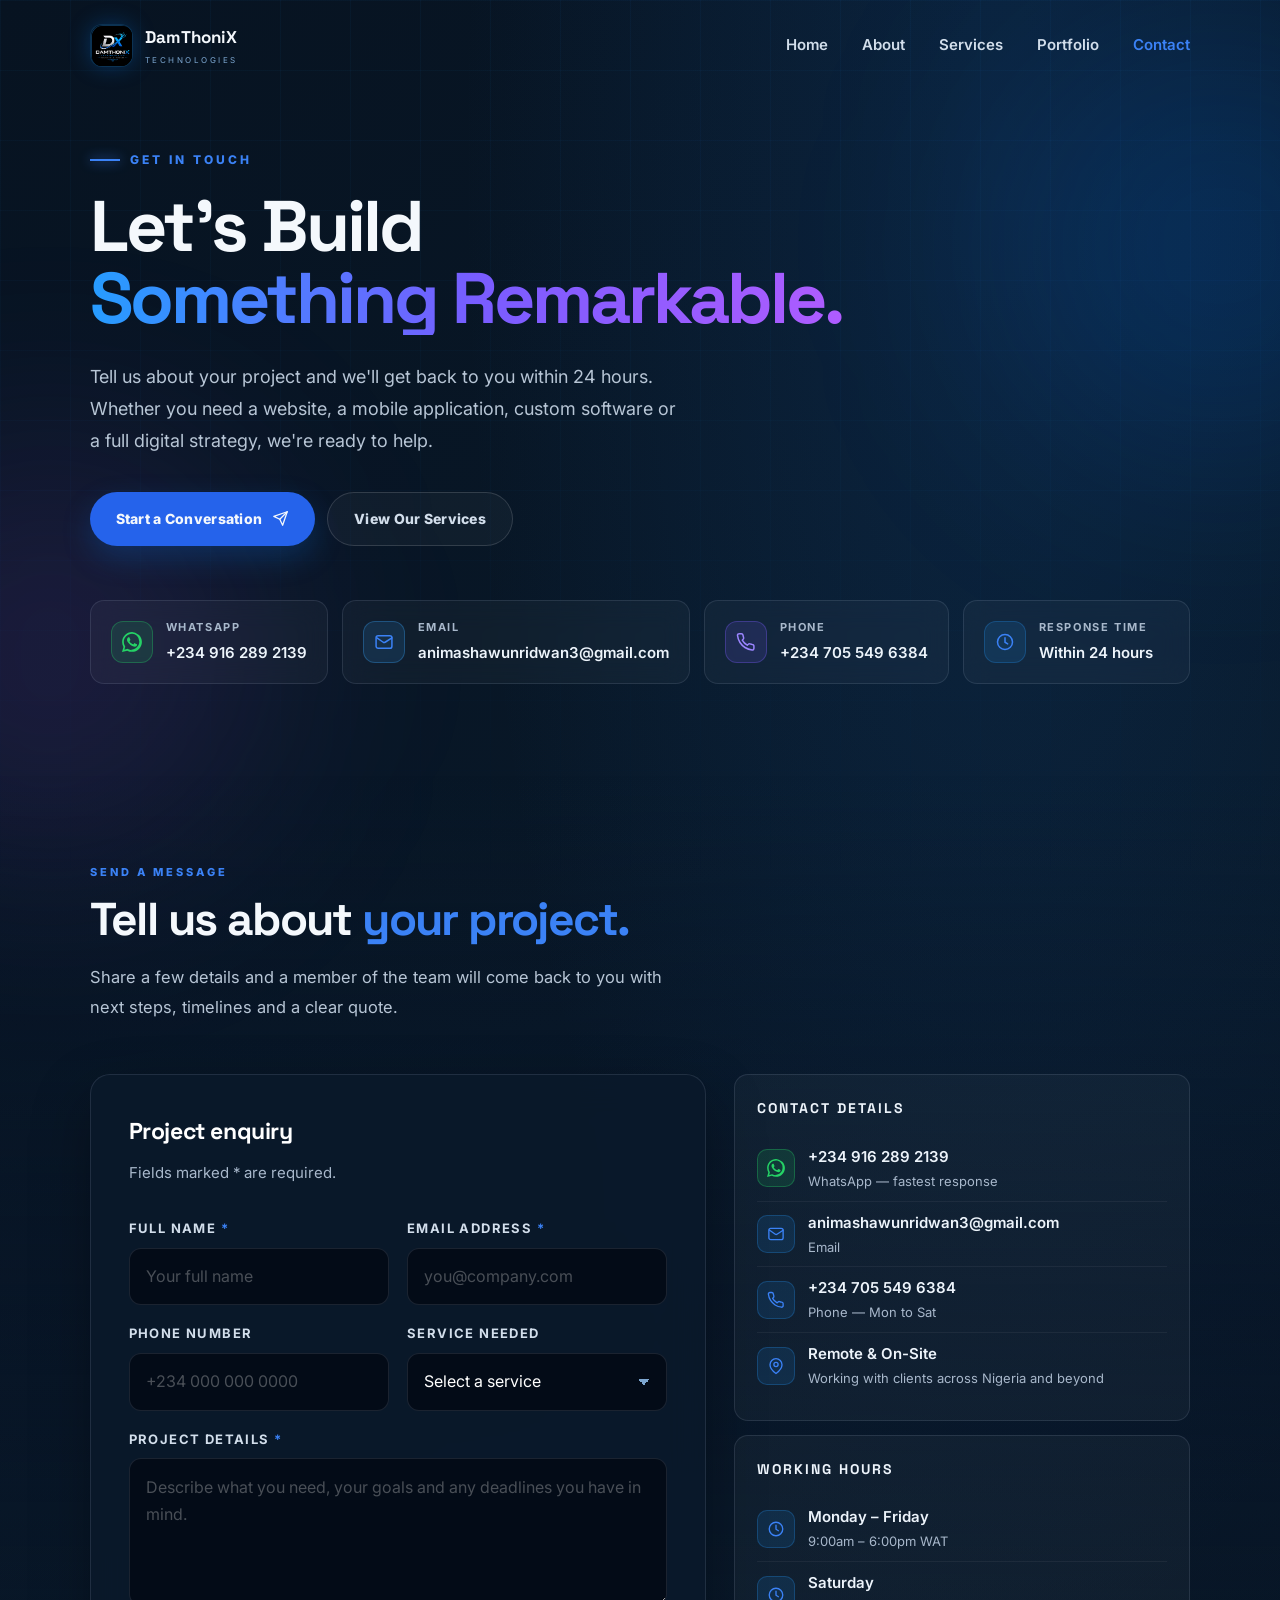
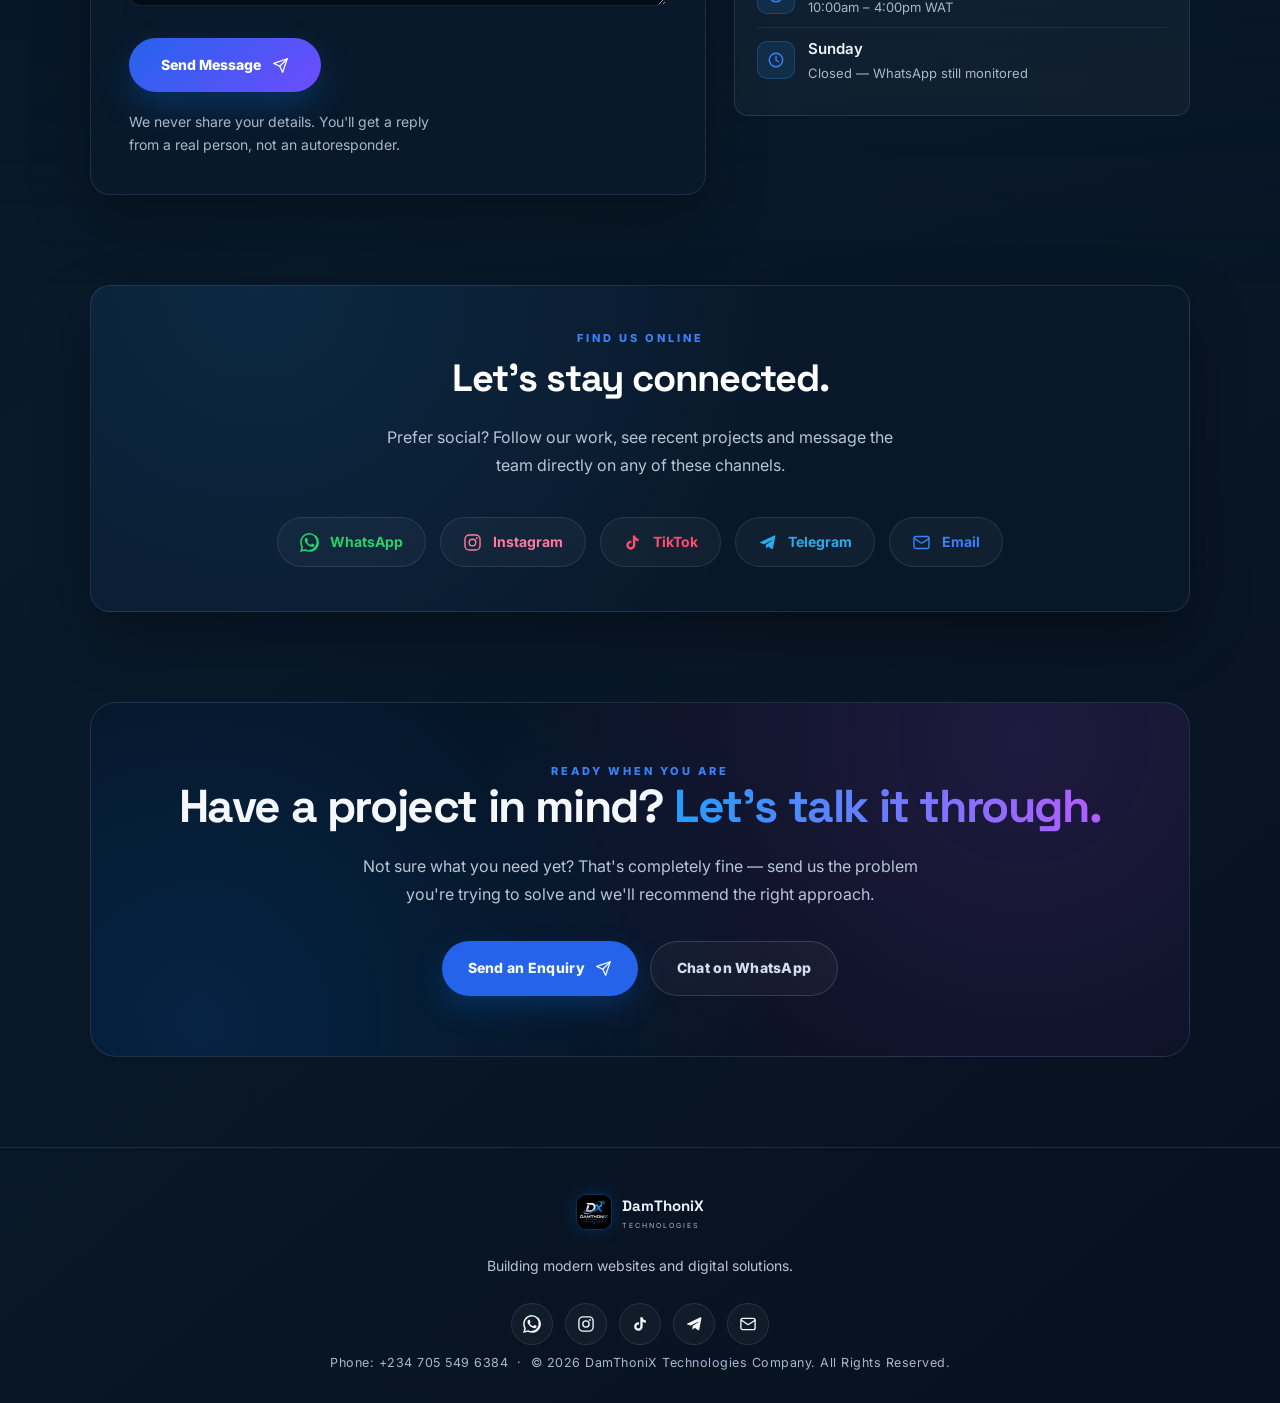
<file: contact.html>
<!DOCTYPE html>
<html lang="en">

<head>
    <meta charset="UTF-8">
    <meta name="viewport" content="width=device-width, initial-scale=1.0">

    <title>Contact | DamThoniX Technologies</title>

    <meta
        name="description"
        content="Contact DamThoniX Technologies. Start a project via our enquiry form, WhatsApp, email or phone and get a response within 24 hours."
    >

    <link rel="preconnect" href="https://fonts.googleapis.com">
    <link rel="preconnect" href="https://fonts.gstatic.com" crossorigin>
    <link
        rel="stylesheet"
        href="https://fonts.googleapis.com/css2?family=Inter:wght@400;500;600;700;800&family=Space+Grotesk:wght@400;500;600;700&display=swap"
    >

    <link rel="stylesheet" href="css/contact.css">
    <link rel="stylesheet" href="css/brand.css">
</head>

<body class="contact-page">

    <!-- =====================================
         ICON SPRITE
    ====================================== -->

    <svg class="svg-sprite" aria-hidden="true" focusable="false" xmlns="http://www.w3.org/2000/svg">
        <defs>

            <symbol id="i-whatsapp" viewBox="0 0 24 24">
                <path fill="currentColor" d="M17.47 14.38c-.3-.15-1.76-.87-2.03-.97-.27-.1-.47-.15-.67.15-.2.3-.77.97-.94 1.16-.17.2-.35.22-.64.08-.3-.15-1.26-.46-2.4-1.48-.88-.79-1.48-1.76-1.65-2.06-.17-.3-.02-.46.13-.6.13-.14.3-.35.45-.52.15-.18.2-.3.3-.5.1-.2.05-.37-.03-.52-.07-.15-.67-1.61-.91-2.2-.24-.58-.49-.5-.67-.51h-.57c-.2 0-.52.07-.8.37-.27.3-1.04 1.02-1.04 2.48s1.07 2.87 1.22 3.07c.15.2 2.1 3.2 5.08 4.49.7.3 1.26.49 1.69.62.71.23 1.36.2 1.87.12.57-.09 1.76-.72 2.01-1.41.25-.7.25-1.29.17-1.42-.07-.12-.27-.19-.57-.34M12.05 21.8h-.01a9.87 9.87 0 0 1-5.03-1.38l-.36-.22-3.74.99 1-3.65-.24-.37a9.86 9.86 0 0 1-1.51-5.26C2.17 6.46 6.6 2.03 12.05 2.03c2.2 0 4.27.86 5.83 2.42a9.83 9.83 0 0 1 2.89 6.99c-.01 5.45-4.43 9.88-9.89 9.88m8.41-18.3A11.82 11.82 0 0 0 12.05 0C5.5 0 .16 5.34.16 11.9c0 2.1.55 4.14 1.59 5.95L0 24l6.3-1.65a11.88 11.88 0 0 0 5.69 1.45h.01c6.55 0 11.89-5.34 11.89-11.9 0-3.18-1.24-6.16-3.48-8.4"/>
            </symbol>

            <symbol id="i-instagram" viewBox="0 0 24 24">
                <rect x="2.5" y="2.5" width="19" height="19" rx="5.5" fill="none" stroke="currentColor" stroke-width="1.8"/>
                <circle cx="12" cy="12" r="4.2" fill="none" stroke="currentColor" stroke-width="1.8"/>
                <circle cx="17.4" cy="6.6" r="1.25" fill="currentColor"/>
            </symbol>

            <symbol id="i-tiktok" viewBox="0 0 24 24">
                <path fill="currentColor" d="M16.6 5.82A4.28 4.28 0 0 1 15.54 3h-3.09v12.4a2.59 2.59 0 0 1-2.59 2.5 2.59 2.59 0 1 1 .77-5.06v-3.1a5.66 5.66 0 0 0-.77-.05A5.66 5.66 0 1 0 15.54 15.4V9.01a7.35 7.35 0 0 0 4.3 1.38V7.3a4.28 4.28 0 0 1-3.24-1.48"/>
            </symbol>

            <symbol id="i-telegram" viewBox="0 0 24 24">
                <path fill="currentColor" d="M21.9 4.3 19 19.4c-.2 1-.8 1.2-1.6.8l-4.5-3.3-2.2 2.1c-.2.2-.4.4-.9.4l.3-4.6L18 9.3c.4-.3-.1-.5-.6-.2L7.7 14.1l-4.5-1.4c-1-.3-1-1 .2-1.4L20.5 3c.8-.3 1.5.2 1.4 1.3z"/>
            </symbol>

            <symbol id="i-email" viewBox="0 0 24 24">
                <rect x="2.5" y="4.5" width="19" height="15" rx="2.5" fill="none" stroke="currentColor" stroke-width="1.8"/>
                <path d="m3.5 7 7.6 5.3a2 2 0 0 0 2.2 0L21.5 7" fill="none" stroke="currentColor" stroke-width="1.8" stroke-linecap="round"/>
            </symbol>

            <symbol id="i-phone" viewBox="0 0 24 24">
                <path fill="none" stroke="currentColor" stroke-width="1.8" stroke-linecap="round" stroke-linejoin="round" d="M21.5 17v2.6a2 2 0 0 1-2.2 2 19.6 19.6 0 0 1-8.5-3 19.3 19.3 0 0 1-6-6 19.6 19.6 0 0 1-3-8.6A2 2 0 0 1 3.8 2H6.4a2 2 0 0 1 2 1.7c.1 1 .4 1.9.7 2.8a2 2 0 0 1-.5 2.1L7.5 9.8a15.8 15.8 0 0 0 6 6l1.2-1.1a2 2 0 0 1 2.1-.5c.9.3 1.8.6 2.8.7a2 2 0 0 1 1.9 2.1"/>
            </symbol>

            <symbol id="i-pin" viewBox="0 0 24 24">
                <path d="M20 10.2c0 5.8-8 11.8-8 11.8s-8-6-8-11.8a8 8 0 0 1 16 0Z" fill="none" stroke="currentColor" stroke-width="1.8" stroke-linejoin="round"/>
                <circle cx="12" cy="10" r="2.8" fill="none" stroke="currentColor" stroke-width="1.8"/>
            </symbol>

            <symbol id="i-clock" viewBox="0 0 24 24">
                <circle cx="12" cy="12" r="9" fill="none" stroke="currentColor" stroke-width="1.8"/>
                <path d="M12 7v5.3l3.2 2" fill="none" stroke="currentColor" stroke-width="1.8" stroke-linecap="round"/>
            </symbol>

            <symbol id="i-check" viewBox="0 0 24 24">
                <circle cx="12" cy="12" r="9" fill="none" stroke="currentColor" stroke-width="1.8"/>
                <path d="m8.2 12.3 2.6 2.6 5-5.4" fill="none" stroke="currentColor" stroke-width="1.8" stroke-linecap="round" stroke-linejoin="round"/>
            </symbol>

            <symbol id="i-send" viewBox="0 0 24 24">
                <path d="M21.5 2.5 11 13" fill="none" stroke="currentColor" stroke-width="1.8" stroke-linecap="round"/>
                <path d="M21.5 2.5 15 21.5l-4-8.5-8.5-4Z" fill="none" stroke="currentColor" stroke-width="1.8" stroke-linejoin="round"/>
            </symbol>

        </defs>
    </svg>


    <!-- BACKGROUND -->

    <div class="background-grid" aria-hidden="true"></div>
    <div class="glow glow-one" aria-hidden="true"></div>
    <div class="glow glow-two" aria-hidden="true"></div>


    <!-- =====================================
         HEADER
    ====================================== -->

    <header class="top-header">

        <a href="index.html" class="logo">

            <div class="logo-mark"><img src="images/DamzyThecx.png" alt="DamThoniX Technologies Company"></div>

            <div class="logo-text">
                <strong>DamThoniX</strong>
                <span>TECHNOLOGIES</span>
            </div>

        </a>


        <nav class="main-nav" aria-label="Main navigation">

            <a href="index.html">Home</a>
            <a href="about.html">About</a>
            <a href="services.html">Services</a>
            <a href="portfolio.html">Portfolio</a>
            <a href="contact.html" class="active" aria-current="page">Contact</a>

        </nav>


        <button
            class="menu-toggle"
            id="menuToggle"
            type="button"
            aria-label="Open navigation menu"
            aria-expanded="false"
            aria-controls="mobileMenu"
        >
            <span></span>
            <span></span>
            <span></span>
        </button>

    </header>


    <!-- MOBILE MENU -->

    <div class="mobile-menu" id="mobileMenu">

        <a href="index.html">Home</a>
        <a href="about.html">About</a>
        <a href="services.html">Services</a>
        <a href="portfolio.html">Portfolio</a>
        <a href="contact.html" class="active">Contact</a>

    </div>


    <main>

        <!-- =====================================
             HERO
        ====================================== -->

        <section class="contact-hero">

            <div class="hero-content">

                <div class="eyebrow">
                    <span></span>
                    GET IN TOUCH
                </div>

                <h1>
                    Let's Build
                    <em>Something Remarkable.</em>
                </h1>

                <p>
                    Tell us about your project and we'll get back to you
                    within 24 hours. Whether you need a website, a mobile
                    application, custom software or a full digital strategy,
                    we're ready to help.
                </p>

                <div class="hero-actions">

                    <a href="#contact-form" class="primary-button">
                        Start a Conversation
                        <svg class="button-icon" aria-hidden="true"><use href="#i-send"></use></svg>
                    </a>

                    <a href="services.html" class="secondary-button">
                        View Our Services
                    </a>

                </div>

            </div>


            <!-- QUICK CONTACT STRIP -->

            <div class="quick-strip">

                <a
                    class="quick-card"
                    data-brand="whatsapp"
                    href="https://wa.me/2349162892139?text=Hello%20DamThoniX%20Technologies%2C%20I'm%20interested%20in%20your%20services."
                    target="_blank"
                    rel="noopener noreferrer"
                >
                    <span class="quick-icon">
                        <svg aria-hidden="true"><use href="#i-whatsapp"></use></svg>
                    </span>

                    <span class="quick-text">
                        <span class="quick-label">WhatsApp</span>
                        <span class="quick-value">+234 916 289 2139</span>
                    </span>
                </a>


                <a
                    class="quick-card"
                    data-brand="email"
                    href="mailto:animashawunridwan3@gmail.com"
                >
                    <span class="quick-icon">
                        <svg aria-hidden="true"><use href="#i-email"></use></svg>
                    </span>

                    <span class="quick-text">
                        <span class="quick-label">Email</span>
                        <span class="quick-value">animashawunridwan3@gmail.com</span>
                    </span>
                </a>


                <a
                    class="quick-card"
                    data-brand="phone"
                    href="tel:+2347055496384"
                >
                    <span class="quick-icon">
                        <svg aria-hidden="true"><use href="#i-phone"></use></svg>
                    </span>

                    <span class="quick-text">
                        <span class="quick-label">Phone</span>
                        <span class="quick-value">+234 705 549 6384</span>
                    </span>
                </a>


                <div class="quick-card">
                    <span class="quick-icon">
                        <svg aria-hidden="true"><use href="#i-clock"></use></svg>
                    </span>

                    <span class="quick-text">
                        <span class="quick-label">Response Time</span>
                        <span class="quick-value">Within 24 hours</span>
                    </span>
                </div>

            </div>

        </section>


        <!-- =====================================
             FORM + INFO
        ====================================== -->

        <section class="section section-alt" id="contact-form">

            <div class="section-heading">

                <span class="section-label">SEND A MESSAGE</span>

                <h2>
                    Tell us about
                    <span>your project.</span>
                </h2>

                <p>
                    Share a few details and a member of the team will come
                    back to you with next steps, timelines and a clear quote.
                </p>

            </div>


            <div class="contact-layout">

                <!-- FORM -->

                <div class="panel">

                    <h3 class="panel-title">Project enquiry</h3>

                    <p class="panel-sub">
                        Fields marked <span class="req">*</span> are required.
                    </p>

                    <form
                        class="form-grid"
                        id="contactForm"
                        novalidate
                    >

                        <!-- NAME -->

                        <div class="field">
                            <label for="cf-name">
                                Full Name <span class="req">*</span>
                            </label>

                            <input
                                type="text"
                                id="cf-name"
                                name="name"
                                placeholder="Your full name"
                                autocomplete="name"
                            >

                            <span class="field-error">Please enter your name.</span>
                        </div>


                        <!-- EMAIL -->

                        <div class="field">
                            <label for="cf-email">
                                Email Address <span class="req">*</span>
                            </label>

                            <input
                                type="email"
                                id="cf-email"
                                name="email"
                                placeholder="you@company.com"
                                autocomplete="email"
                            >

                            <span class="field-error">Please enter a valid email address.</span>
                        </div>


                        <!-- PHONE -->

                        <div class="field">
                            <label for="cf-phone">Phone Number</label>

                            <input
                                type="tel"
                                id="cf-phone"
                                name="phone"
                                placeholder="+234 000 000 0000"
                                autocomplete="tel"
                            >

                            <span class="field-error">Please enter a valid phone number.</span>
                        </div>


                        <!-- SERVICE -->

                        <div class="field">
                            <label for="cf-service">Service Needed</label>

                            <select id="cf-service" name="service">
                                <option value="">Select a service</option>
                                <option value="Web Development">Web Development</option>
                                <option value="Mobile App Development">Mobile App Development</option>
                                <option value="UI / UX Design">UI / UX Design</option>
                                <option value="Software Development">Software Development</option>
                                <option value="Digital Marketing">Digital Marketing</option>
                                <option value="IT &amp; Technology Solutions">IT &amp; Technology Solutions</option>
                                <option value="Something else">Something else</option>
                            </select>

                            <span class="field-error">Please choose a service.</span>
                        </div>


                        <!-- MESSAGE -->

                        <div class="field full">
                            <label for="cf-message">
                                Project Details <span class="req">*</span>
                            </label>

                            <textarea
                                id="cf-message"
                                name="message"
                                placeholder="Describe what you need, your goals and any deadlines you have in mind."
                            ></textarea>

                            <span class="field-error">Please tell us a little about your project.</span>
                        </div>


                        <!-- STATUS -->

                        <div class="form-status" id="formStatus" role="status" aria-live="polite">

                            <svg aria-hidden="true"><use href="#i-check"></use></svg>

                            <div>
                                <strong>Message ready to send.</strong>
                                <span id="formStatusText"></span>
                            </div>

                        </div>


                        <!-- SUBMIT -->

                        <div class="form-footer">

                            <button type="submit" class="submit-button" id="submitButton">
                                Send Message
                                <svg class="button-icon" aria-hidden="true"><use href="#i-send"></use></svg>
                            </button>

                            <p class="form-note">
                                We never share your details. You'll get a
                                reply from a real person, not an autoresponder.
                            </p>

                        </div>

                    </form>

                </div>


                <!-- INFO SIDE -->

                <aside class="info-panel">

                    <div class="info-block">

                        <h3>Contact details</h3>

                        <a
                            class="info-row"
                            data-brand="whatsapp"
                            href="https://wa.me/2349162892139?text=Hello%20DamThoniX%20Technologies%2C%20I'm%20interested%20in%20your%20services."
                            target="_blank"
                            rel="noopener noreferrer"
                        >
                            <span class="quick-icon">
                                <svg aria-hidden="true"><use href="#i-whatsapp"></use></svg>
                            </span>

                            <span class="info-row-text">
                                <strong>+234 916 289 2139</strong>
                                <span>WhatsApp — fastest response</span>
                            </span>
                        </a>


                        <a class="info-row" href="mailto:animashawunridwan3@gmail.com">
                            <span class="quick-icon">
                                <svg aria-hidden="true"><use href="#i-email"></use></svg>
                            </span>

                            <span class="info-row-text">
                                <strong>animashawunridwan3@gmail.com</strong>
                                <span>Email</span>
                            </span>
                        </a>


                        <a class="info-row" href="tel:+2347055496384">
                            <span class="quick-icon">
                                <svg aria-hidden="true"><use href="#i-phone"></use></svg>
                            </span>

                            <span class="info-row-text">
                                <strong>+234 705 549 6384</strong>
                                <span>Phone — Mon to Sat</span>
                            </span>
                        </a>


                        <div class="info-row">
                            <span class="quick-icon">
                                <svg aria-hidden="true"><use href="#i-pin"></use></svg>
                            </span>

                            <span class="info-row-text">
                                <strong>Remote &amp; On-Site</strong>
                                <span>Working with clients across Nigeria and beyond</span>
                            </span>
                        </div>

                    </div>


                    <div class="info-block">

                        <h3>Working hours</h3>

                        <div class="info-row">
                            <span class="quick-icon">
                                <svg aria-hidden="true"><use href="#i-clock"></use></svg>
                            </span>

                            <span class="info-row-text">
                                <strong>Monday – Friday</strong>
                                <span>9:00am – 6:00pm WAT</span>
                            </span>
                        </div>

                        <div class="info-row">
                            <span class="quick-icon">
                                <svg aria-hidden="true"><use href="#i-clock"></use></svg>
                            </span>

                            <span class="info-row-text">
                                <strong>Saturday</strong>
                                <span>10:00am – 4:00pm WAT</span>
                            </span>
                        </div>

                        <div class="info-row">
                            <span class="quick-icon">
                                <svg aria-hidden="true"><use href="#i-clock"></use></svg>
                            </span>

                            <span class="info-row-text">
                                <strong>Sunday</strong>
                                <span>Closed — WhatsApp still monitored</span>
                            </span>
                        </div>

                    </div>

                </aside>

            </div>

        </section>


        <!-- =====================================
             SOCIAL
        ====================================== -->

        <section class="social-section">

            <div class="social-card">

                <span class="section-label">FIND US ONLINE</span>

                <h2>Let's stay connected.</h2>

                <p>
                    Prefer social? Follow our work, see recent projects and
                    message the team directly on any of these channels.
                </p>

                <div class="social-grid">

                    <a
                        class="social-link"
                        data-brand="whatsapp"
                        href="https://wa.me/2349162892139?text=Hello%20DamThoniX%20Technologies%2C%20I'm%20interested%20in%20your%20services."
                        target="_blank"
                        rel="noopener noreferrer"
                    >
                        <svg aria-hidden="true"><use href="#i-whatsapp"></use></svg>
                        WhatsApp
                    </a>


                    <a
                        class="social-link"
                        data-brand="instagram"
                        href="https://www.instagram.com/damthonix.technol/"
                        target="_blank"
                        rel="noopener noreferrer"
                    >
                        <svg aria-hidden="true"><use href="#i-instagram"></use></svg>
                        Instagram
                    </a>


                    <a
                        class="social-link"
                        data-brand="tiktok"
                        href="https://www.tiktok.com/@damthonix.technol"
                        target="_blank"
                        rel="noopener noreferrer"
                    >
                        <svg aria-hidden="true"><use href="#i-tiktok"></use></svg>
                        TikTok
                    </a>


                    <a
                        class="social-link"
                        data-brand="telegram"
                        href="https://t.me/DamThoniX"
                        target="_blank"
                        rel="noopener noreferrer"
                    >
                        <svg aria-hidden="true"><use href="#i-telegram"></use></svg>
                        Telegram
                    </a>


                    <a
                        class="social-link"
                        data-brand="email"
                        href="mailto:animashawunridwan3@gmail.com"
                    >
                        <svg aria-hidden="true"><use href="#i-email"></use></svg>
                        Email
                    </a>

                </div>

            </div>

        </section>


        <!-- =====================================
             CTA
        ====================================== -->

        <section class="contact-cta">

            <div class="cta-content">

                <span class="section-label">READY WHEN YOU ARE</span>

                <h2>
                    Have a project in mind?
                    <span>Let's talk it through.</span>
                </h2>

                <p>
                    Not sure what you need yet? That's completely fine —
                    send us the problem you're trying to solve and we'll
                    recommend the right approach.
                </p>

                <div class="cta-actions">

                    <a href="#contact-form" class="primary-button">
                        Send an Enquiry
                        <svg class="button-icon" aria-hidden="true"><use href="#i-send"></use></svg>
                    </a>

                    <a
                        class="secondary-button"
                        href="https://wa.me/2349162892139?text=Hello%20DamThoniX%20Technologies%2C%20I'd%20like%20to%20discuss%20a%20project."
                        target="_blank"
                        rel="noopener noreferrer"
                    >
                        Chat on WhatsApp
                    </a>

                </div>

            </div>

        </section>

    </main>


    <!-- =====================================
         FOOTER
    ====================================== -->

    <footer class="site-footer">

        <div class="footer-brand">

            <div class="logo-mark"><img src="images/DamzyThecx.png" alt=""></div>

            <div>
                <strong>DamThoniX</strong>
                <span>TECHNOLOGIES</span>
            </div>

        </div>

        <p>Building modern websites and digital solutions.</p>


        <div class="footer-links">

            <a
                href="https://wa.me/2349162892139"
                data-brand="whatsapp"
                aria-label="WhatsApp"
                target="_blank"
                rel="noopener noreferrer"
            >
                <svg aria-hidden="true"><use href="#i-whatsapp"></use></svg>
            </a>

            <a
                href="https://www.instagram.com/damzytechx?stkn=eXdoc3F0NHhmYmFl"
                data-brand="instagram"
                aria-label="Instagram"
                target="_blank"
                rel="noopener noreferrer"
            >
                <svg aria-hidden="true"><use href="#i-instagram"></use></svg>
            </a>

            <a
                href="https://www.tiktok.com/@damzytech?_r=1&_t=ZS-9AFdJ8AQufq"
                data-brand="tiktok"
                aria-label="TikTok"
                target="_blank"
                rel="noopener noreferrer"
            >
                <svg aria-hidden="true"><use href="#i-tiktok"></use></svg>
            </a>

            <a
                href="https://t.me/DTX_Technologies"
                data-brand="telegram"
                aria-label="Telegram"
                target="_blank"
                rel="noopener noreferrer"
            >
                <svg aria-hidden="true"><use href="#i-telegram"></use></svg>
            </a>

            <a
                href="mailto:animashawunridwan3@gmail.com"
                data-brand="email"
                aria-label="Email"
            >
                <svg aria-hidden="true"><use href="#i-email"></use></svg>
            </a>

        </div>


        <p class="footer-meta">
            Phone: +234 705 549 6384 &nbsp;&middot;&nbsp; &copy; 2026
            DamThoniX Technologies Company. All Rights Reserved.
        </p>

    </footer>


    <script src="js/contact.js"></script>

</body>

</html>
</file>
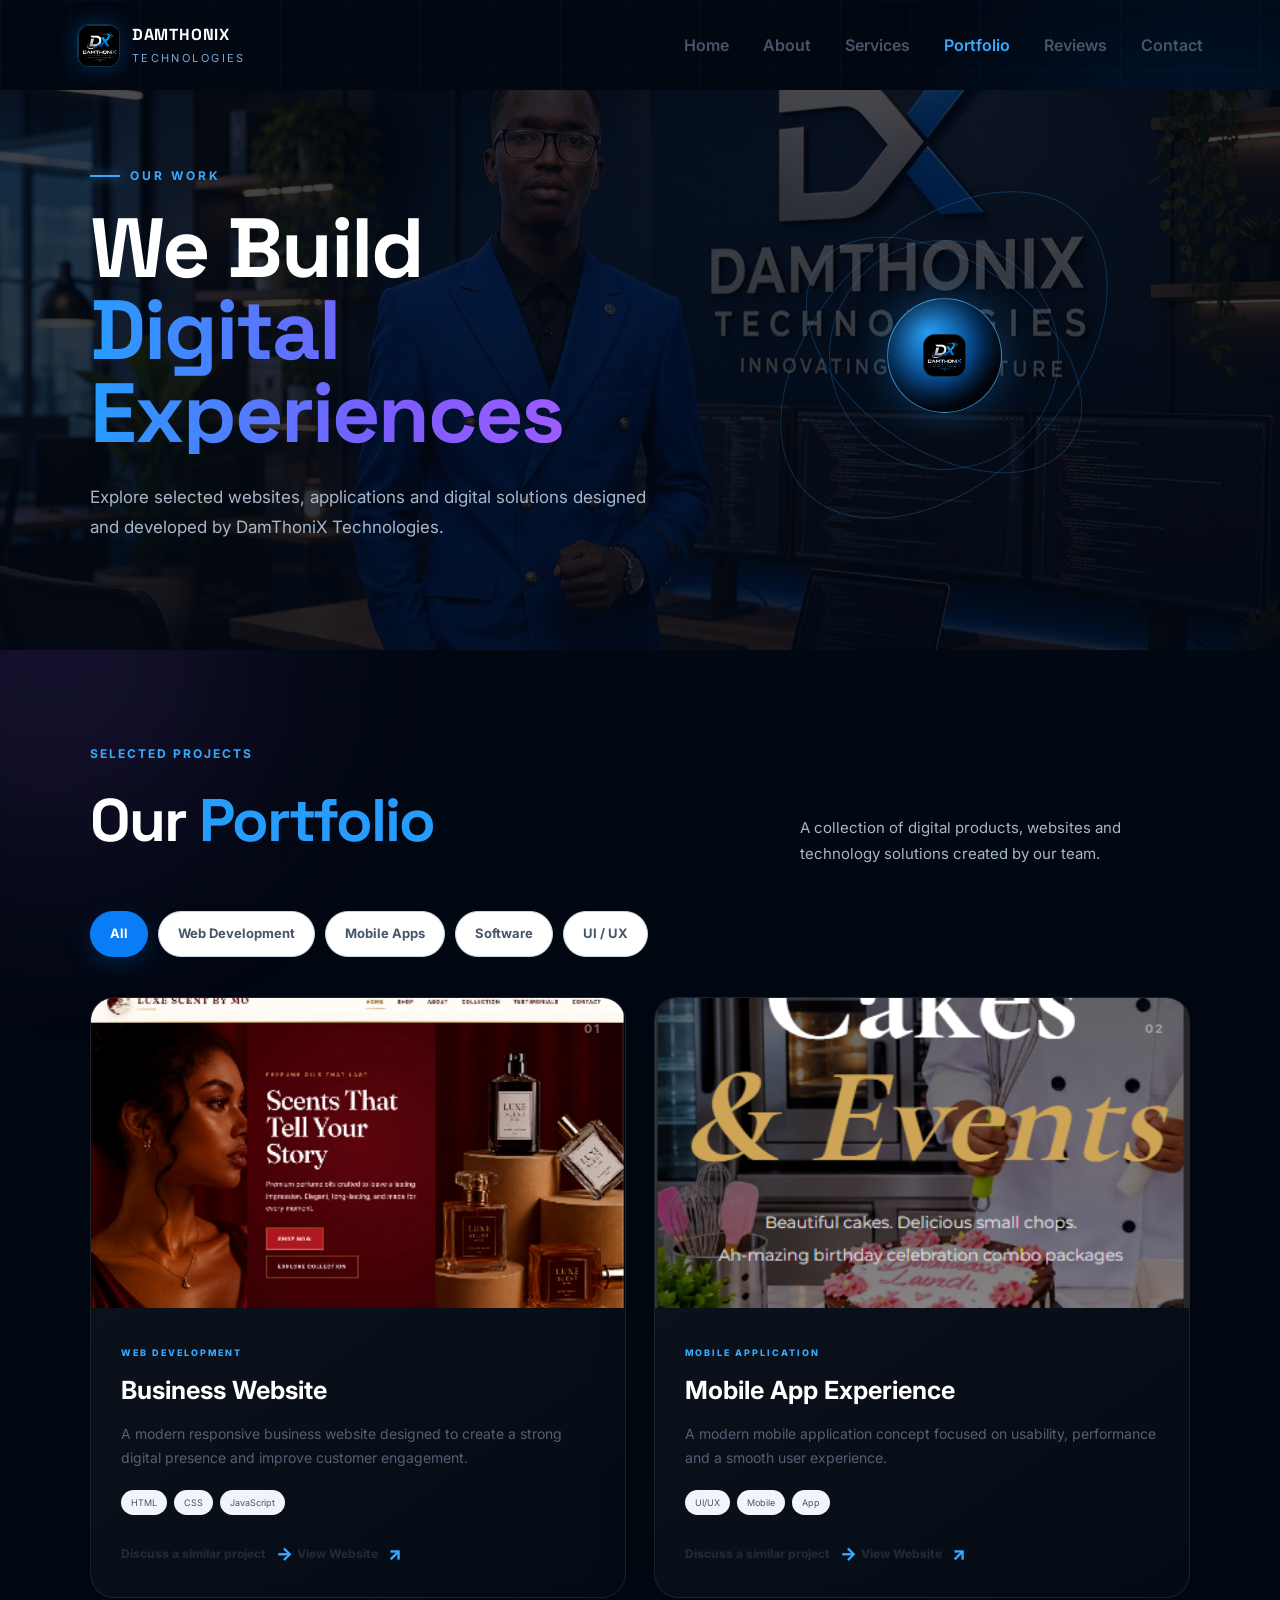
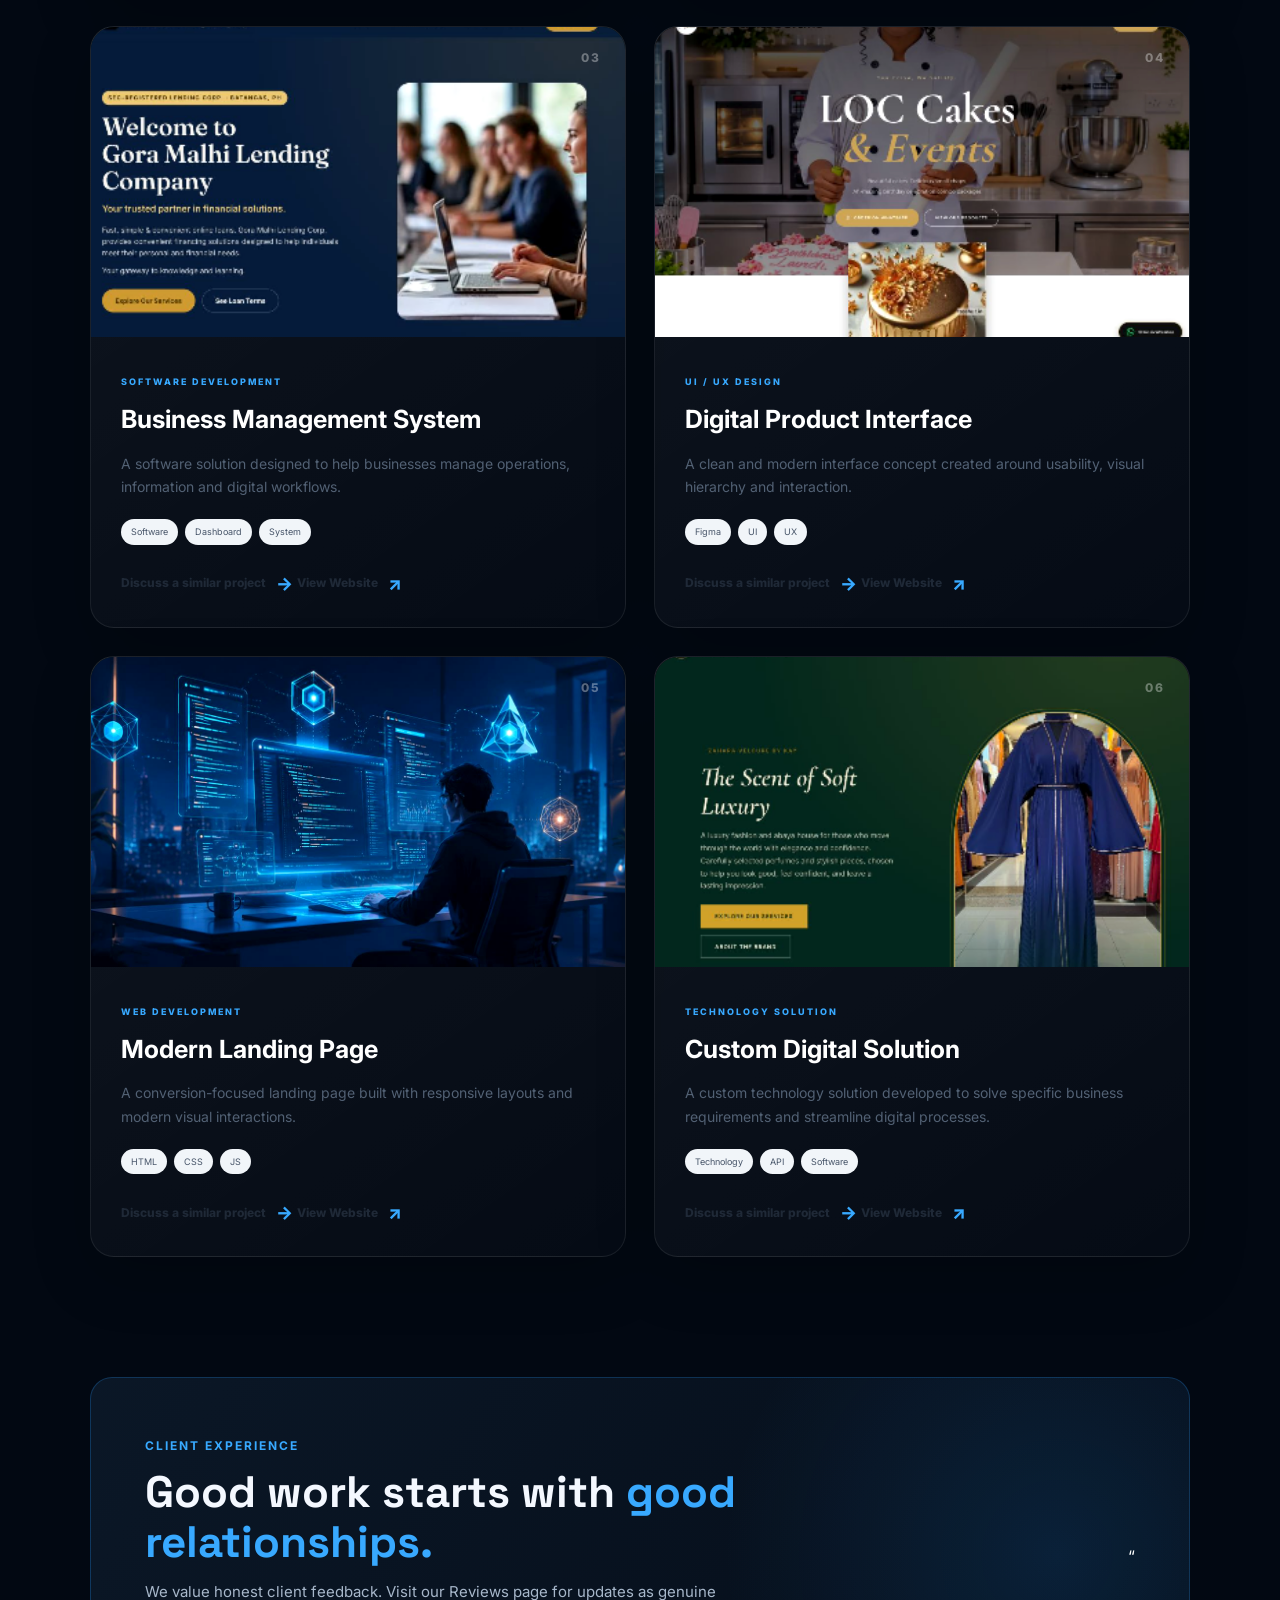
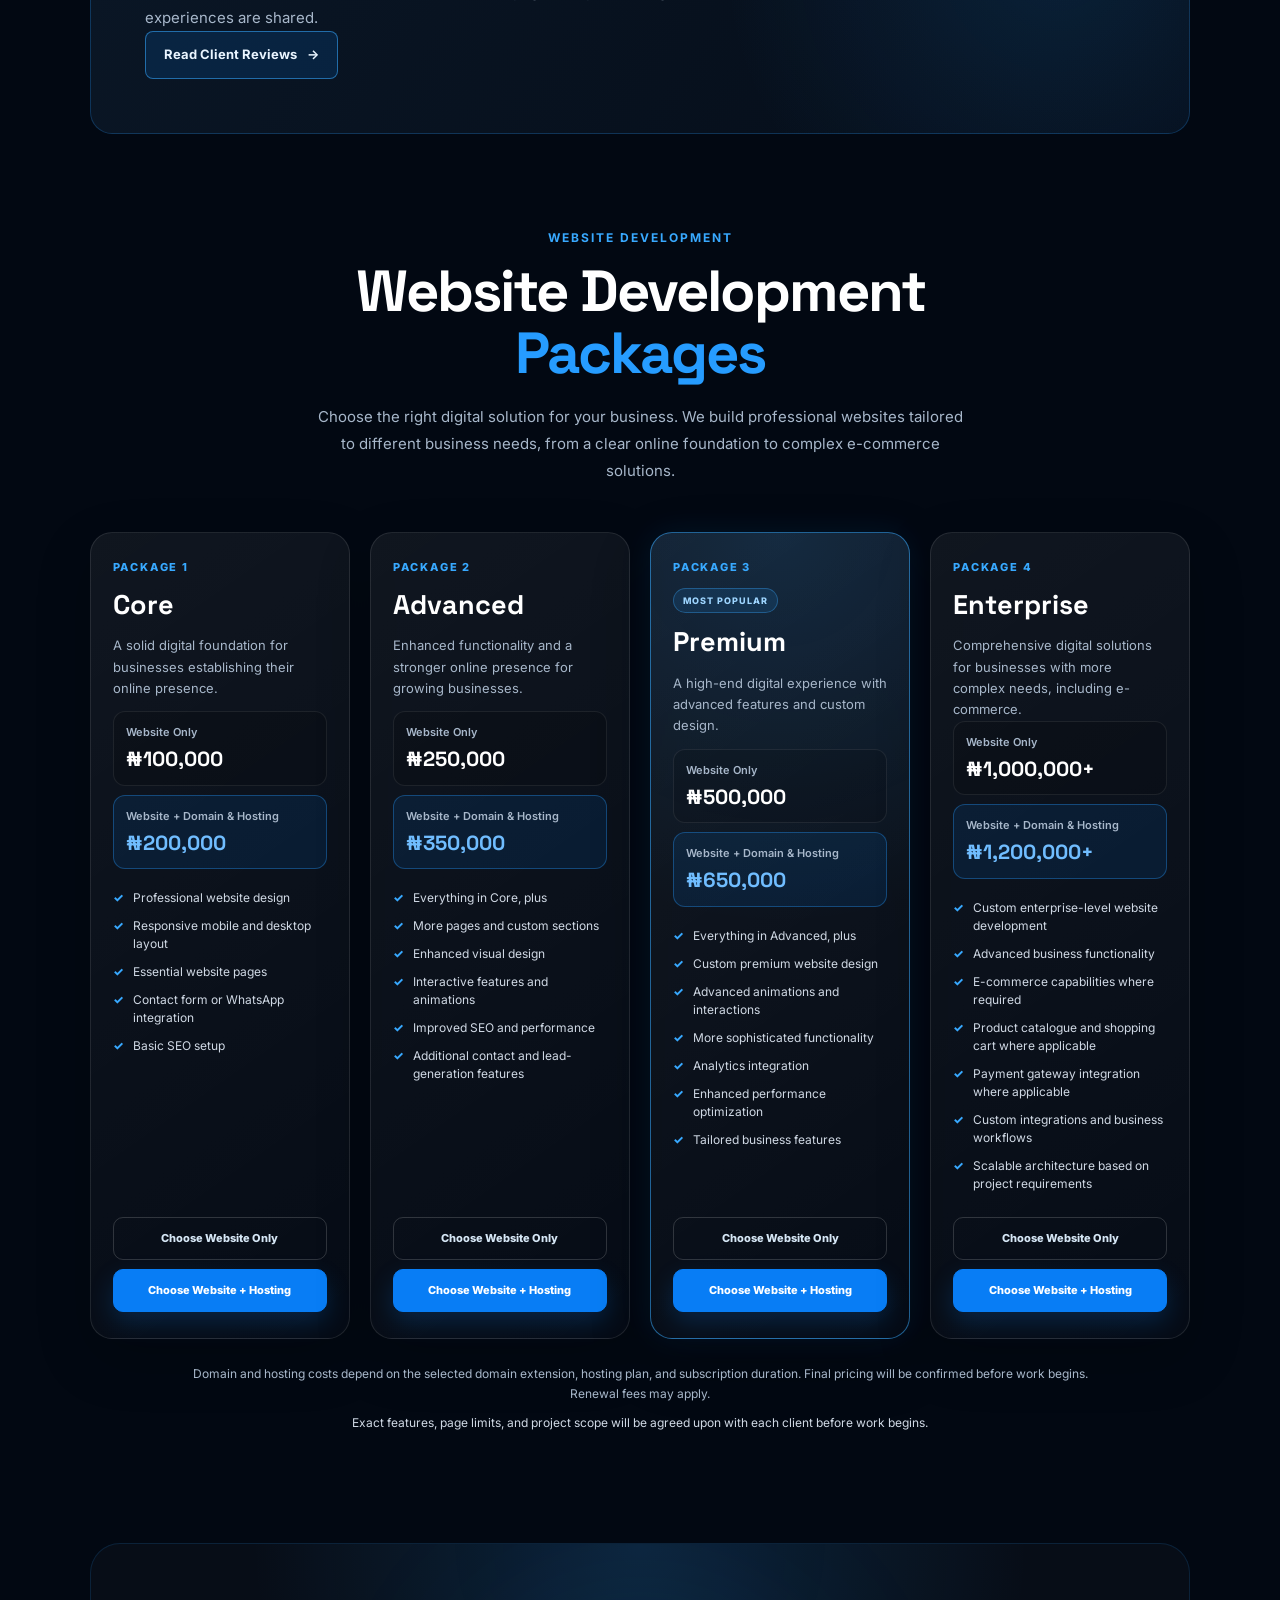
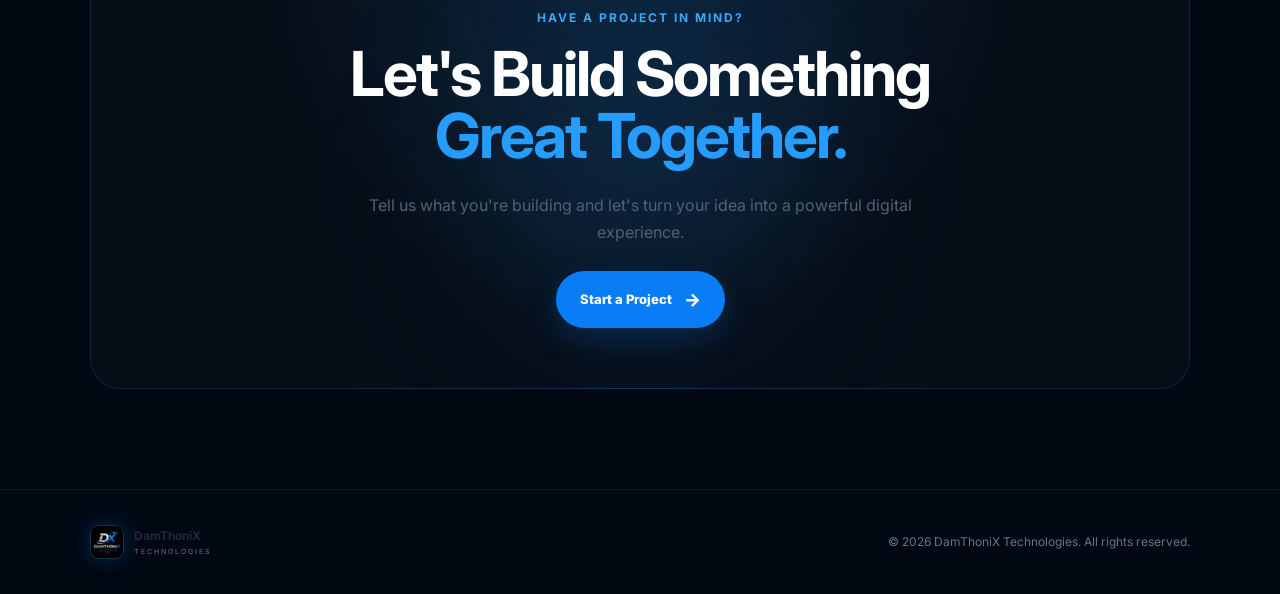
<file: portfolio.html>
<!DOCTYPE html>
<html lang="en">
<head>
    <meta charset="UTF-8">
    <meta name="viewport" content="width=device-width, initial-scale=1.0">

    <title>Portfolio | DamThoniX Technologies</title>

    <meta
        name="description"
        content="Explore websites, mobile applications, software and digital solutions built by DamThoniX Technologies."
    >

    <link rel="stylesheet" href="css/portfolio.css">
    <link rel="stylesheet" href="css/brand.css">
</head>

<body class="portfolio-page">

    <!-- =========================
         BACKGROUND
    ========================== -->
    <div class="background-grid"></div>

    <div class="glow glow-one"></div>
    <div class="glow glow-two"></div>

    <!-- =========================
         HEADER
    ========================== -->
    <header class="top-header">

        <a href="index.html" class="logo">
            <div class="logo-mark"><img src="images/DamzyThecx.png" alt="DamThoniX Technologies Company"></div>

            <div class="logo-text">
                <strong>DamThoniX</strong>
                <span>TECHNOLOGIES</span>
            </div>
        </a>

        <nav class="main-nav">

            <a href="index.html">Home</a>
            <a href="about.html">About</a>
            <a href="services.html">Services</a>

            <a href="portfolio.html" class="active">
                Portfolio
            </a>

            <a href="reviews.html">Reviews</a>

            <a href="contact.html">Contact</a>

        </nav>

        <button class="menu-toggle" id="menuToggle" type="button" aria-label="Open navigation menu" aria-expanded="false" aria-controls="mobileMenu">
            <span></span>
            <span></span>
            <span></span>
        </button>

    </header>


    <!-- =========================
         MOBILE NAVIGATION
    ========================== -->
    <div class="mobile-menu" id="mobileMenu">

        <a href="index.html">Home</a>
        <a href="about.html">About</a>
        <a href="services.html">Services</a>
        <a href="portfolio.html">Portfolio</a>
        <a href="reviews.html">Reviews</a>
        <a href="contact.html">Contact</a>

    </div>


    <!-- =========================
         PORTFOLIO HERO
    ========================== -->
    <main>

        <section class="portfolio-hero">

            <div class="hero-content">

                <div class="eyebrow">
                    <span></span>
                    OUR WORK
                </div>

                <h1>
                    We Build
                    <span>Digital Experiences</span>
                </h1>

                <p>
                    Explore selected websites, applications and digital
                    solutions designed and developed by DamThoniX Technologies.
                </p>

            </div>

            <div class="hero-orbit">

                <div class="orbit orbit-one"></div>
                <div class="orbit orbit-two"></div>
                <div class="orbit orbit-three"></div>

                <div class="orbit-core">
                    <div class="logo-mark"><img src="images/DamzyThecx.png" alt="DamThoniX Technologies Company">
                    </div>

            </div>

        </section>


        <!-- =========================
             PROJECT FILTER
        ========================== -->
        <section class="projects-section">

            <div class="section-heading">

                <div>
                    <span class="section-label">SELECTED PROJECTS</span>

                    <h2>
                        Our <span>Portfolio</span>
                    </h2>
                </div>

                <p>
                    A collection of digital products, websites and
                    technology solutions created by our team.
                </p>

            </div>


            <div class="filter-buttons">

                <button class="filter-btn active" data-filter="all" aria-pressed="true">
                    All
                </button>

                <button class="filter-btn" data-filter="web" aria-pressed="false">
                    Web Development
                </button>

                <button class="filter-btn" data-filter="mobile" aria-pressed="false">
                    Mobile Apps
                </button>

                <button class="filter-btn" data-filter="software" aria-pressed="false">
                    Software
                </button>

                <button class="filter-btn" data-filter="design" aria-pressed="false">
                    UI / UX
                </button>

            </div>


            <!-- =========================
                 PROJECT GRID
            ========================== -->
            <div class="projects-grid">


                <!-- PROJECT 1 -->
                <article class="project-card" data-category="web">

                    <div class="project-image project-blue">
                        <img src="images/sample1 (1).png" alt="Luxury fragrance e-commerce website">
                        <div class="browser-window project-mockup">

                            <div class="browser-top">
                                <span></span>
                                <span></span>
                                <span></span>
                            </div>

                            <div class="browser-content">

                                <div class="mock-sidebar"></div>

                                <div class="mock-content">

                                    <div class="mock-line large"></div>
                                    <div class="mock-line"></div>
                                    <div class="mock-line short"></div>

                                    <div class="mock-boxes">
                                        <div></div>
                                        <div></div>
                                        <div></div>
                                    </div>

                                </div>

                            </div>

                        </div>

                        <span class="project-number">
                            01
                        </span>

                    </div>


                    <div class="project-info">

                        <span class="project-type">
                            WEB DEVELOPMENT
                        </span>

                        <h3>
                            Business Website
                        </h3>

                        <p>
                            A modern responsive business website designed
                            to create a strong digital presence and improve
                            customer engagement.
                        </p>

                        <div class="project-tags">

                            <span>HTML</span>
                            <span>CSS</span>
                            <span>JavaScript</span>

                        </div>

                        <a href="contact.html" class="project-link">
                            Discuss a similar project
                            <span>→</span>
                        </a>

                        <a
                            href="https://luxe-scents-by-mo.vercel.app/"
                            class="project-link"
                            target="_blank"
                            rel="noopener noreferrer"
                        >
                            View Website <span aria-hidden="true">↗</span>
                        </a>

                    </div>

                </article>


                <!-- PROJECT 2 -->
                <article class="project-card" data-category="mobile">

                    <div class="project-image project-purple">
                        <img src="images/sample1 (4).png" alt="Loc Cakes and Events bakery website">

                        <div class="phone-mockup project-mockup">

                            <div class="phone-screen">

                                <div class="phone-header">
                                    <span></span>
                                    <b>APP</b>
                                    <span></span>
                                </div>

                                <div class="app-circle">
                                    D
                                </div>

                                <div class="app-line"></div>
                                <div class="app-line small"></div>

                                <div class="app-cards">
                                    <div></div>
                                    <div></div>
                                </div>

                            </div>

                        </div>

                        <span class="project-number">
                            02
                        </span>

                    </div>


                    <div class="project-info">

                        <span class="project-type">
                            MOBILE APPLICATION
                        </span>

                        <h3>
                            Mobile App Experience
                        </h3>

                        <p>
                            A modern mobile application concept focused on
                            usability, performance and a smooth user experience.
                        </p>

                        <div class="project-tags">

                            <span>UI/UX</span>
                            <span>Mobile</span>
                            <span>App</span>

                        </div>

                        <a href="contact.html" class="project-link">
                            Discuss a similar project
                            <span>→</span>
                        </a>

                        <a
                            href="https://loc-cakes-events12.vercel.app/"
                            class="project-link"
                            target="_blank"
                            rel="noopener noreferrer"
                        >
                            View Website <span aria-hidden="true">↗</span>
                        </a>

                    </div>

                </article>


                <!-- PROJECT 3 -->
                <article class="project-card" data-category="software">

                    <div class="project-image project-cyan">
                     <img src="images/sample1 (5).png" alt="Gora Mali Lending Company website">
                        <div class="dashboard-mockup project-mockup">

                            <div class="dashboard-header">
                                <span></span>
                                <span></span>
                            </div>

                            <div class="dashboard-body">

                                <div class="dashboard-sidebar"></div>

                                <div class="dashboard-main">

                                    <div class="stats-row">
                                        <div></div>
                                        <div></div>
                                        <div></div>
                                    </div>

                                    <div class="chart-box">
                                        <div class="chart-line"></div>
                                    </div>

                                </div>

                            </div>

                        </div>

                        <span class="project-number">
                            03
                        </span>

                    </div>


                    <div class="project-info">

                        <span class="project-type">
                            SOFTWARE DEVELOPMENT
                        </span>

                        <h3>
                            Business Management System
                        </h3>

                        <p>
                            A software solution designed to help businesses
                            manage operations, information and digital workflows.
                        </p>

                        <div class="project-tags">

                            <span>Software</span>
                            <span>Dashboard</span>
                            <span>System</span>

                        </div>

                        <a href="contact.html" class="project-link">
                            Discuss a similar project
                            <span>→</span>
                        </a>

                        <a
                            href="https://gora-malhi-lending-company.vercel.app/"
                            class="project-link"
                            target="_blank"
                            rel="noopener noreferrer"
                        >
                            View Website <span aria-hidden="true">↗</span>
                        </a>

                    </div>

                </article>


                <!-- PROJECT 4 -->
                <article class="project-card" data-category="design">

                    <div class="project-image project-orange">
                    <img src="images/sample1 (3).png" alt="Loc Cakes and Events website interface">

                        <div class="design-mockup project-mockup">

                            <div class="design-card card-a">
                                <span></span>
                                <span></span>
                            </div>

                            <div class="design-card card-b">
                                <span></span>
                                <span></span>
                            </div>

                            <div class="design-card card-c">
                                <span></span>
                                <span></span>
                            </div>

                        </div>

                        <span class="project-number">
                            04
                        </span>

                    </div>


                    <div class="project-info">

                        <span class="project-type">
                            UI / UX DESIGN
                        </span>

                        <h3>
                            Digital Product Interface
                        </h3>

                        <p>
                            A clean and modern interface concept created
                            around usability, visual hierarchy and interaction.
                        </p>

                        <div class="project-tags">

                            <span>Figma</span>
                            <span>UI</span>
                            <span>UX</span>

                        </div>

                        <a href="contact.html" class="project-link">
                            Discuss a similar project
                            <span>→</span>
                        </a>

                        <a
                            href="https://dam-thoni-x-company-website-im37.vercel.app/"
                            class="project-link"
                            target="_blank"
                            rel="noopener noreferrer"
                        >
                            View Website <span aria-hidden="true">↗</span>
                        </a>

                    </div>

                </article>


                <!-- PROJECT 5 -->
                <article class="project-card" data-category="web">

                    <div class="project-image project-green">
                    <img src="images/part3.jpeg" alt="Loc Cakes and Events website interface">

                        <div class="website-mockup project-mockup">

                            <div class="website-nav"></div>

                            <div class="website-hero">

                                <div class="website-text">
                                    <span></span>
                                    <span></span>
                                    <span></span>
                                </div>

                                <div class="website-image"></div>

                            </div>

                        </div>

                        <span class="project-number">
                            05
                        </span>

                    </div>


                    <div class="project-info">

                        <span class="project-type">
                            WEB DEVELOPMENT
                        </span>

                        <h3>
                            Modern Landing Page
                        </h3>

                        <p>
                            A conversion-focused landing page built with
                            responsive layouts and modern visual interactions.
                        </p>

                        <div class="project-tags">

                            <span>HTML</span>
                            <span>CSS</span>
                            <span>JS</span>

                        </div>

                        <a href="contact.html" class="project-link">
                            Discuss a similar project
                            <span>→</span>
                        </a>

                        <a
                            href="https://dam-thoni-x-company-website-im37.vercel.app/"
                            class="project-link"
                            target="_blank"
                            rel="noopener noreferrer"
                        >
                            View Website <span aria-hidden="true">↗</span>
                        </a>

                    </div>

                </article>


                <!-- PROJECT 6 -->
                <article class="project-card" data-category="software">

                    <div class="project-image project-red">
                        <img src="images/sample1 (2).png" alt="Technology solution dashboard interface">

                        <div class="code-window project-mockup">

                            <div class="code-top">
                                <span></span>
                                <span></span>
                                <span></span>
                            </div>

                            <div class="code-lines">

                                <span></span>
                                <span></span>
                                <span></span>
                                <span></span>
                                <span></span>
                                <span></span>

                            </div>

                        </div>

                        <span class="project-number">
                            06
                        </span>

                    </div>


                    <div class="project-info">

                        <span class="project-type">
                            TECHNOLOGY SOLUTION
                        </span>

                        <h3>
                            Custom Digital Solution
                        </h3>

                        <p>
                            A custom technology solution developed to solve
                            specific business requirements and streamline
                            digital processes.
                        </p>

                        <div class="project-tags">

                            <span>Technology</span>
                            <span>API</span>
                            <span>Software</span>

                        </div>

                        <a href="contact.html" class="project-link">
                            Discuss a similar project
                            <span>→</span>
                        </a>

                        <a
                            href="https://dam-thoni-x-company-website-im37.vercel.app/"
                            class="project-link"
                            target="_blank"
                            rel="noopener noreferrer"
                        >
                            View Website <span aria-hidden="true">↗</span>
                        </a>

                    </div>

                </article>

            </div>

        </section>

        <section class="portfolio-reviews" aria-labelledby="portfolio-reviews-heading">
            <div class="portfolio-reviews-content">
                <span class="section-label">CLIENT EXPERIENCE</span>
                <h2 id="portfolio-reviews-heading">Good work starts with <span>good relationships.</span></h2>
                <p>
                    We value honest client feedback. Visit our Reviews page for updates
                    as genuine experiences are shared.
                </p>
                <a href="reviews.html" class="portfolio-reviews-link">
                    Read Client Reviews <span aria-hidden="true">→</span>
                </a>
            </div>
            <div class="portfolio-reviews-mark" aria-hidden="true">“</div>
        </section>


        <!-- =========================
             WEBSITE DEVELOPMENT PACKAGES
        ========================== -->
        <section class="pricing-section" aria-labelledby="pricing-heading">

            <div class="pricing-intro">
                <span class="section-label">WEBSITE DEVELOPMENT</span>

                <h2 id="pricing-heading">
                    Website Development <span>Packages</span>
                </h2>

                <p>
                    Choose the right digital solution for your business. We build
                    professional websites tailored to different business needs,
                    from a clear online foundation to complex e-commerce solutions.
                </p>
            </div>

            <div class="pricing-grid">

                <article class="pricing-card">
                    <span class="pricing-tier">PACKAGE 1</span>
                    <h3>Core</h3>
                    <p class="pricing-description">
                        A solid digital foundation for businesses establishing their online presence.
                    </p>

                    <div class="price-option">
                        <span>Website Only</span>
                        <strong>₦100,000</strong>
                    </div>
                    <div class="price-option price-option-featured">
                        <span>Website + Domain &amp; Hosting</span>
                        <strong>₦200,000</strong>
                    </div>

                    <ul class="pricing-features">
                        <li>Professional website design</li>
                        <li>Responsive mobile and desktop layout</li>
                        <li>Essential website pages</li>
                        <li>Contact form or WhatsApp integration</li>
                        <li>Basic SEO setup</li>
                    </ul>

                    <div class="pricing-actions">
                        <a
                            class="pricing-link"
                            href="https://wa.me/2349162892139?text=Hello%20DamThoniX%20Technologies%2C%20I%27d%20like%20to%20inquire%20about%20the%20Core%20package%20-%20Website%20Only%20(%E2%82%A6100%2C000)."
                            target="_blank"
                            rel="noopener noreferrer"
                            aria-label="Inquire on WhatsApp about the Core package, website only, ₦100,000"
                        >Choose Website Only</a>
                        <a
                            class="pricing-link pricing-link-primary"
                            href="https://wa.me/2349162892139?text=Hello%20DamThoniX%20Technologies%2C%20I%27d%20like%20to%20inquire%20about%20the%20Core%20package%20-%20Website%20%2B%20Domain%20%26%20Hosting%20(%E2%82%A6200%2C000)."
                            target="_blank"
                            rel="noopener noreferrer"
                            aria-label="Inquire on WhatsApp about the Core package, website plus domain and hosting, ₦200,000"
                        >Choose Website + Hosting</a>
                    </div>
                </article>

                <article class="pricing-card">
                    <span class="pricing-tier">PACKAGE 2</span>
                    <h3>Advanced</h3>
                    <p class="pricing-description">
                        Enhanced functionality and a stronger online presence for growing businesses.
                    </p>

                    <div class="price-option">
                        <span>Website Only</span>
                        <strong>₦250,000</strong>
                    </div>
                    <div class="price-option price-option-featured">
                        <span>Website + Domain &amp; Hosting</span>
                        <strong>₦350,000</strong>
                    </div>

                    <ul class="pricing-features">
                        <li>Everything in Core, plus</li>
                        <li>More pages and custom sections</li>
                        <li>Enhanced visual design</li>
                        <li>Interactive features and animations</li>
                        <li>Improved SEO and performance</li>
                        <li>Additional contact and lead-generation features</li>
                    </ul>

                    <div class="pricing-actions">
                        <a
                            class="pricing-link"
                            href="https://wa.me/2349162892139?text=Hello%20DamThoniX%20Technologies%2C%20I%27d%20like%20to%20inquire%20about%20the%20Advanced%20package%20-%20Website%20Only%20(%E2%82%A6250%2C000)."
                            target="_blank"
                            rel="noopener noreferrer"
                            aria-label="Inquire on WhatsApp about the Advanced package, website only, ₦250,000"
                        >Choose Website Only</a>
                        <a
                            class="pricing-link pricing-link-primary"
                            href="https://wa.me/2349162892139?text=Hello%20DamThoniX%20Technologies%2C%20I%27d%20like%20to%20inquire%20about%20the%20Advanced%20package%20-%20Website%20%2B%20Domain%20%26%20Hosting%20(%E2%82%A6350%2C000)."
                            target="_blank"
                            rel="noopener noreferrer"
                            aria-label="Inquire on WhatsApp about the Advanced package, website plus domain and hosting, ₦350,000"
                        >Choose Website + Hosting</a>
                    </div>
                </article>

                <article class="pricing-card pricing-card-premium">
                    <span class="pricing-tier">PACKAGE 3</span>
                    <span class="pricing-badge">MOST POPULAR</span>
                    <h3>Premium</h3>
                    <p class="pricing-description">
                        A high-end digital experience with advanced features and custom design.
                    </p>

                    <div class="price-option">
                        <span>Website Only</span>
                        <strong>₦500,000</strong>
                    </div>
                    <div class="price-option price-option-featured">
                        <span>Website + Domain &amp; Hosting</span>
                        <strong>₦650,000</strong>
                    </div>

                    <ul class="pricing-features">
                        <li>Everything in Advanced, plus</li>
                        <li>Custom premium website design</li>
                        <li>Advanced animations and interactions</li>
                        <li>More sophisticated functionality</li>
                        <li>Analytics integration</li>
                        <li>Enhanced performance optimization</li>
                        <li>Tailored business features</li>
                    </ul>

                    <div class="pricing-actions">
                        <a
                            class="pricing-link"
                            href="https://wa.me/2349162892139?text=Hello%20DamThoniX%20Technologies%2C%20I%27d%20like%20to%20inquire%20about%20the%20Premium%20package%20-%20Website%20Only%20(%E2%82%A6500%2C000)."
                            target="_blank"
                            rel="noopener noreferrer"
                            aria-label="Inquire on WhatsApp about the Premium package, website only, ₦500,000"
                        >Choose Website Only</a>
                        <a
                            class="pricing-link pricing-link-primary"
                            href="https://wa.me/2349162892139?text=Hello%20DamThoniX%20Technologies%2C%20I%27d%20like%20to%20inquire%20about%20the%20Premium%20package%20-%20Website%20%2B%20Domain%20%26%20Hosting%20(%E2%82%A6650%2C000)."
                            target="_blank"
                            rel="noopener noreferrer"
                            aria-label="Inquire on WhatsApp about the Premium package, website plus domain and hosting, ₦650,000"
                        >Choose Website + Hosting</a>
                    </div>
                </article>

                <article class="pricing-card">
                    <span class="pricing-tier">PACKAGE 4</span>
                    <h3>Enterprise</h3>
                    <p class="pricing-description">
                        Comprehensive digital solutions for businesses with more complex needs, including e-commerce.
                    </p>

                    <div class="price-option">
                        <span>Website Only</span>
                        <strong>₦1,000,000+</strong>
                    </div>
                    <div class="price-option price-option-featured">
                        <span>Website + Domain &amp; Hosting</span>
                        <strong>₦1,200,000+</strong>
                    </div>

                    <ul class="pricing-features">
                        <li>Custom enterprise-level website development</li>
                        <li>Advanced business functionality</li>
                        <li>E-commerce capabilities where required</li>
                        <li>Product catalogue and shopping cart where applicable</li>
                        <li>Payment gateway integration where applicable</li>
                        <li>Custom integrations and business workflows</li>
                        <li>Scalable architecture based on project requirements</li>
                    </ul>

                    <div class="pricing-actions">
                        <a
                            class="pricing-link"
                            href="https://wa.me/2349162892139?text=Hello%20DamThoniX%20Technologies%2C%20I%27d%20like%20to%20inquire%20about%20the%20Enterprise%20package%20-%20Website%20Only%20(%E2%82%A61%2C000%2C000%2B)."
                            target="_blank"
                            rel="noopener noreferrer"
                            aria-label="Inquire on WhatsApp about the Enterprise package, website only, from ₦1,000,000"
                        >Choose Website Only</a>
                        <a
                            class="pricing-link pricing-link-primary"
                            href="https://wa.me/2349162892139?text=Hello%20DamThoniX%20Technologies%2C%20I%27d%20like%20to%20inquire%20about%20the%20Enterprise%20package%20-%20Website%20%2B%20Domain%20%26%20Hosting%20(%E2%82%A61%2C200%2C000%2B)."
                            target="_blank"
                            rel="noopener noreferrer"
                            aria-label="Inquire on WhatsApp about the Enterprise package, website plus domain and hosting, from ₦1,200,000"
                        >Choose Website + Hosting</a>
                    </div>
                </article>

            </div>

            <p class="pricing-disclaimer">
                Domain and hosting costs depend on the selected domain extension, hosting plan, and subscription duration.
                Final pricing will be confirmed before work begins. Renewal fees may apply.
            </p>
            <p class="pricing-scope">
                Exact features, page limits, and project scope will be agreed upon with each client before work begins.
            </p>

        </section>


        <!-- =========================
             CTA
        ========================== -->
        <section class="portfolio-cta">

            <div class="cta-glow"></div>

            <div class="cta-content">

                <span class="section-label">
                    HAVE A PROJECT IN MIND?
                </span>

                <h2>
                    Let's Build Something
                    <span>Great Together.</span>
                </h2>

                <p>
                    Tell us what you're building and let's turn your idea
                    into a powerful digital experience.
                </p>

                <a href="contact.html" class="cta-button">
                    Start a Project
                    <span>→</span>
                </a>

            </div>

        </section>

    </main>


    <!-- =========================
         FOOTER
    ========================== -->
    <footer>

        <div class="footer-logo">
            <div class="logo-mark"><img src="images/DamzyThecx.png" alt=""></div>

            <div>
                <strong>DamThoniX</strong>
                <span>TECHNOLOGIES</span>
            </div>
        </div>

        <p>
            © 2026 DamThoniX Technologies. All rights reserved.
        </p>

    </footer>


    <script src="js/portfolio.js"></script>

</body>
</html>
</file>
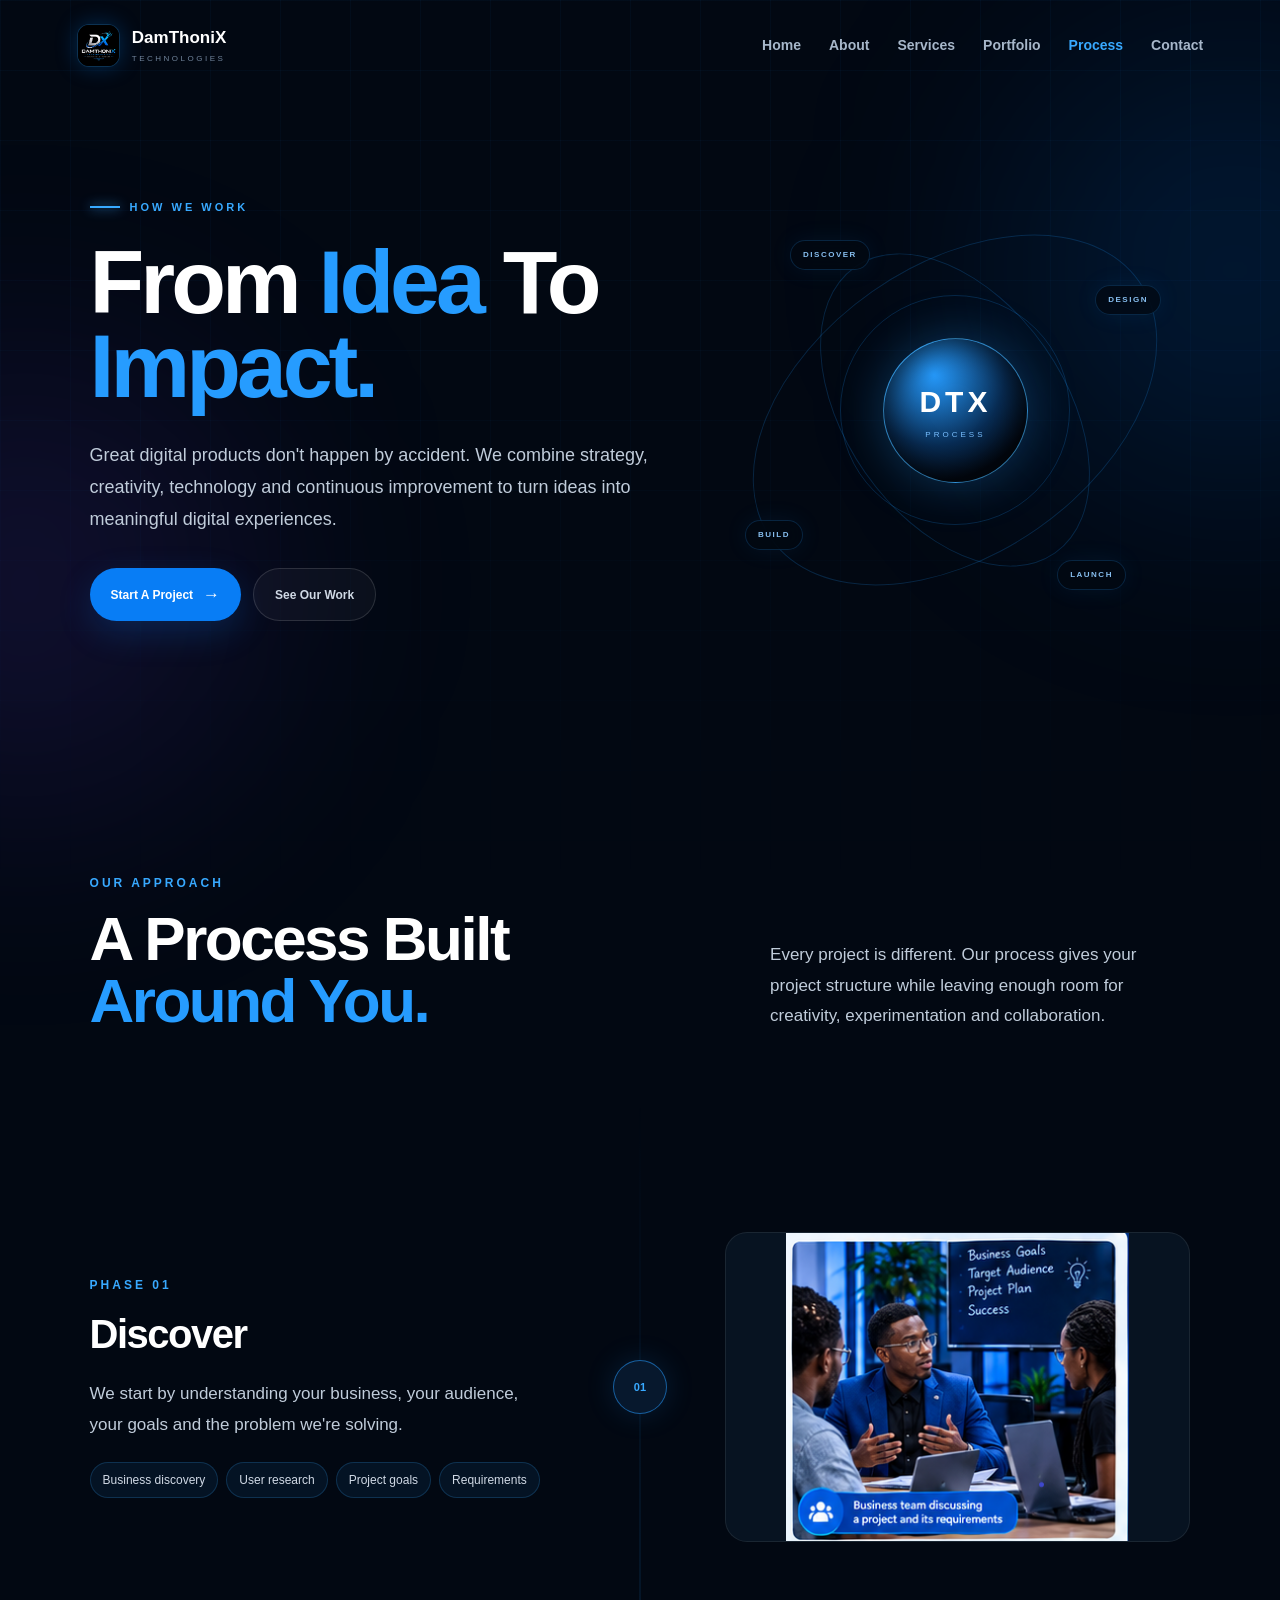
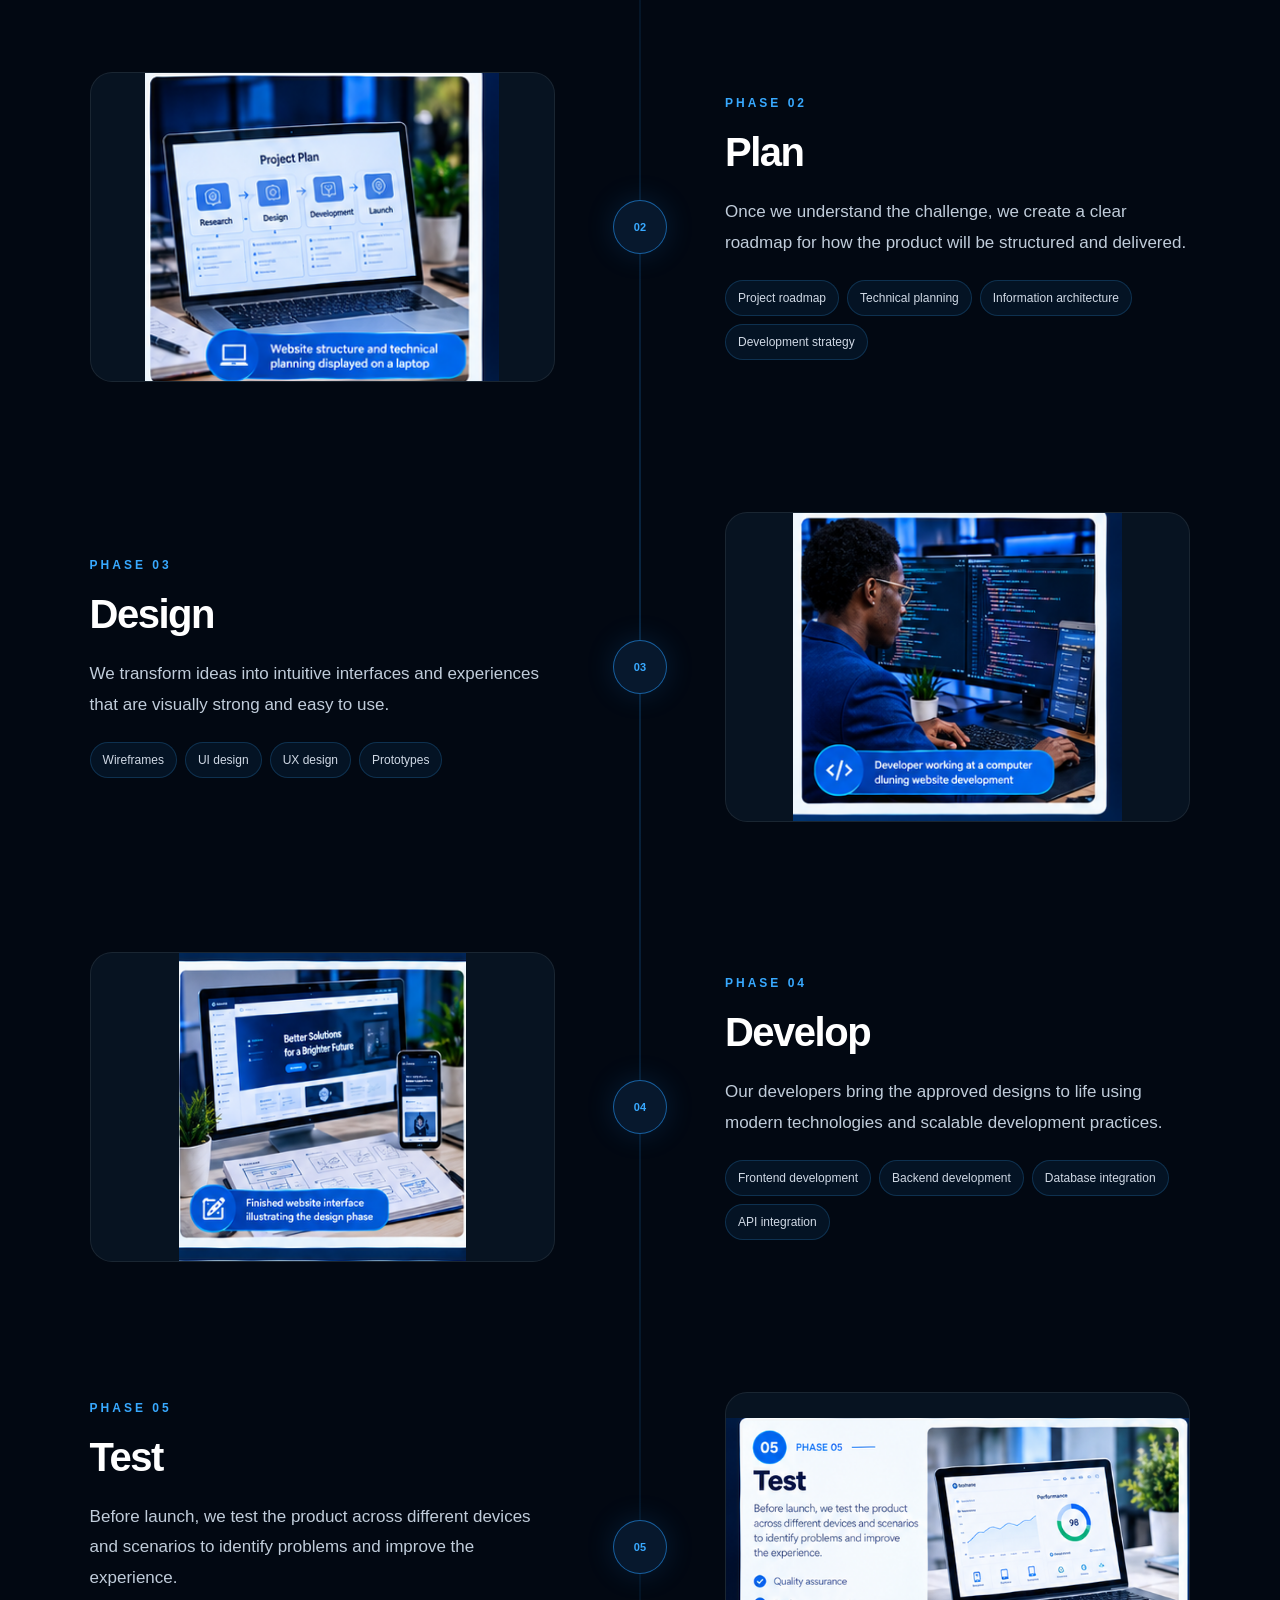
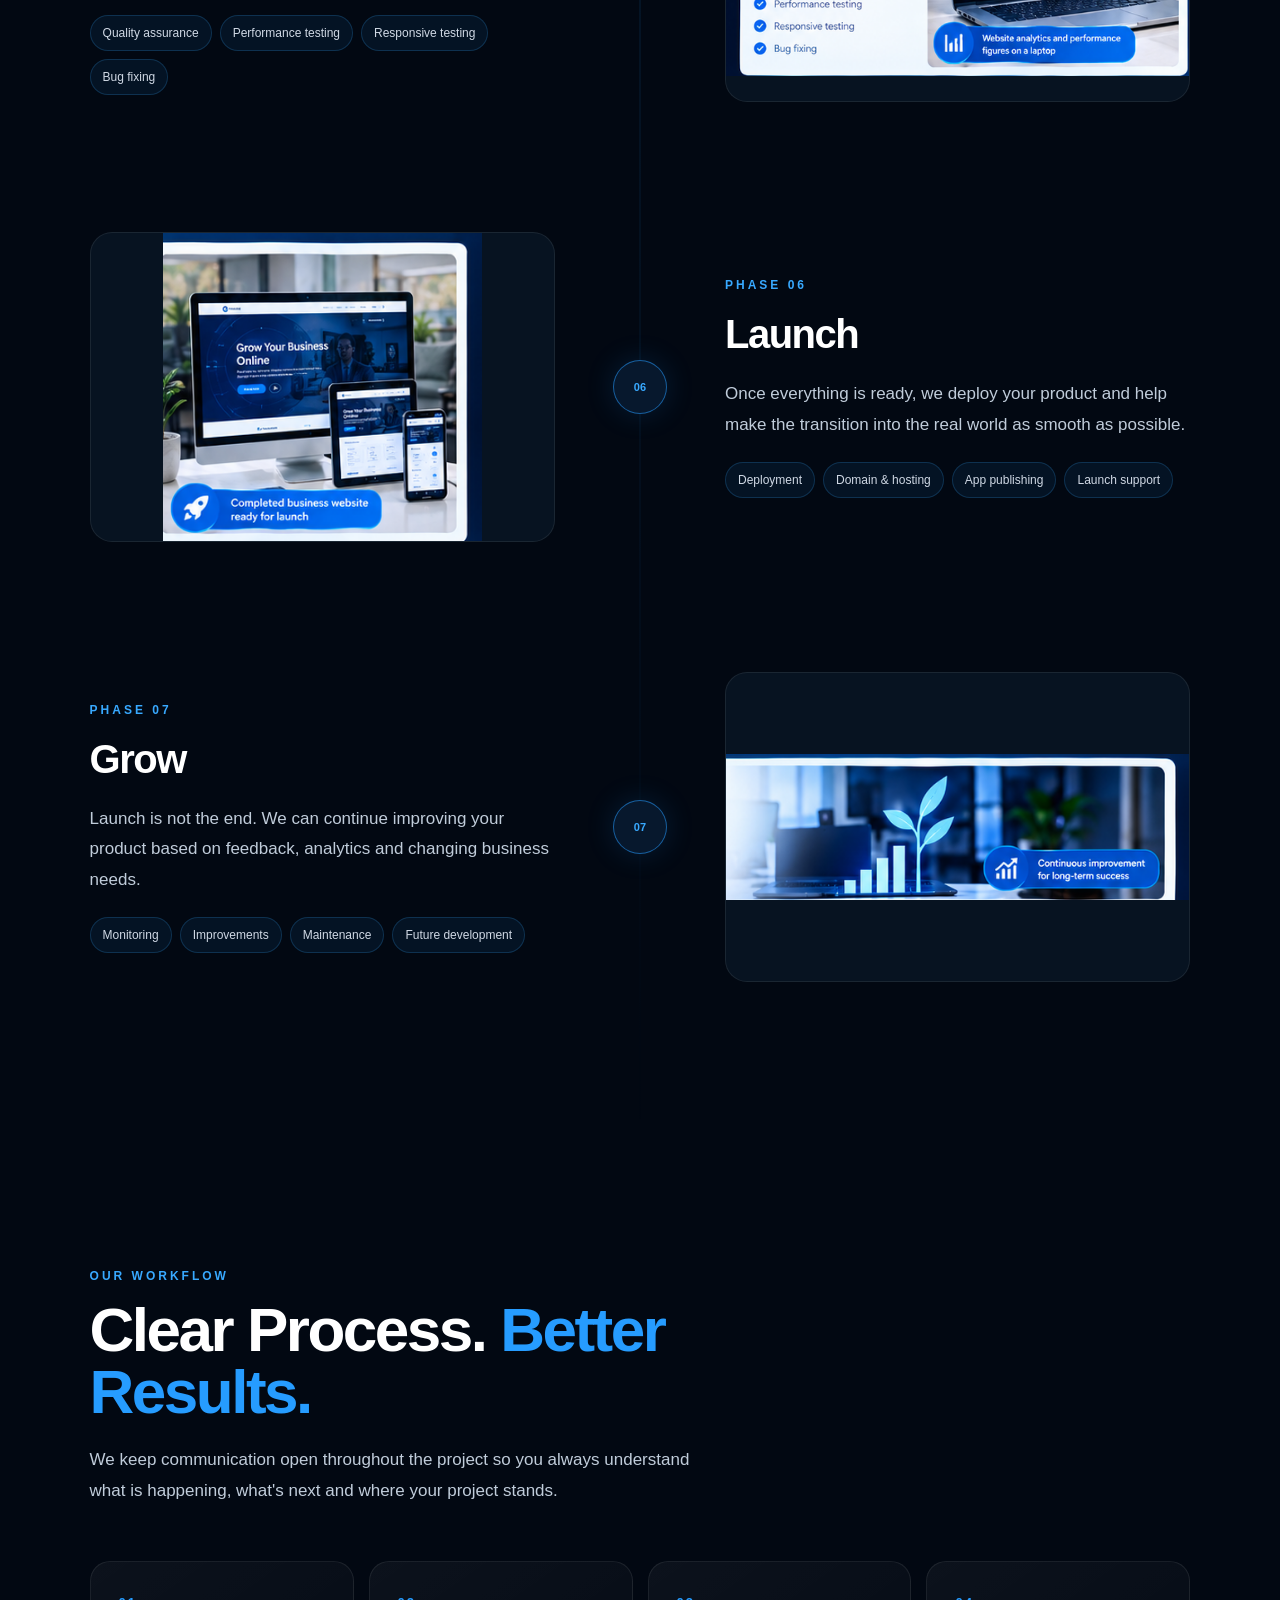
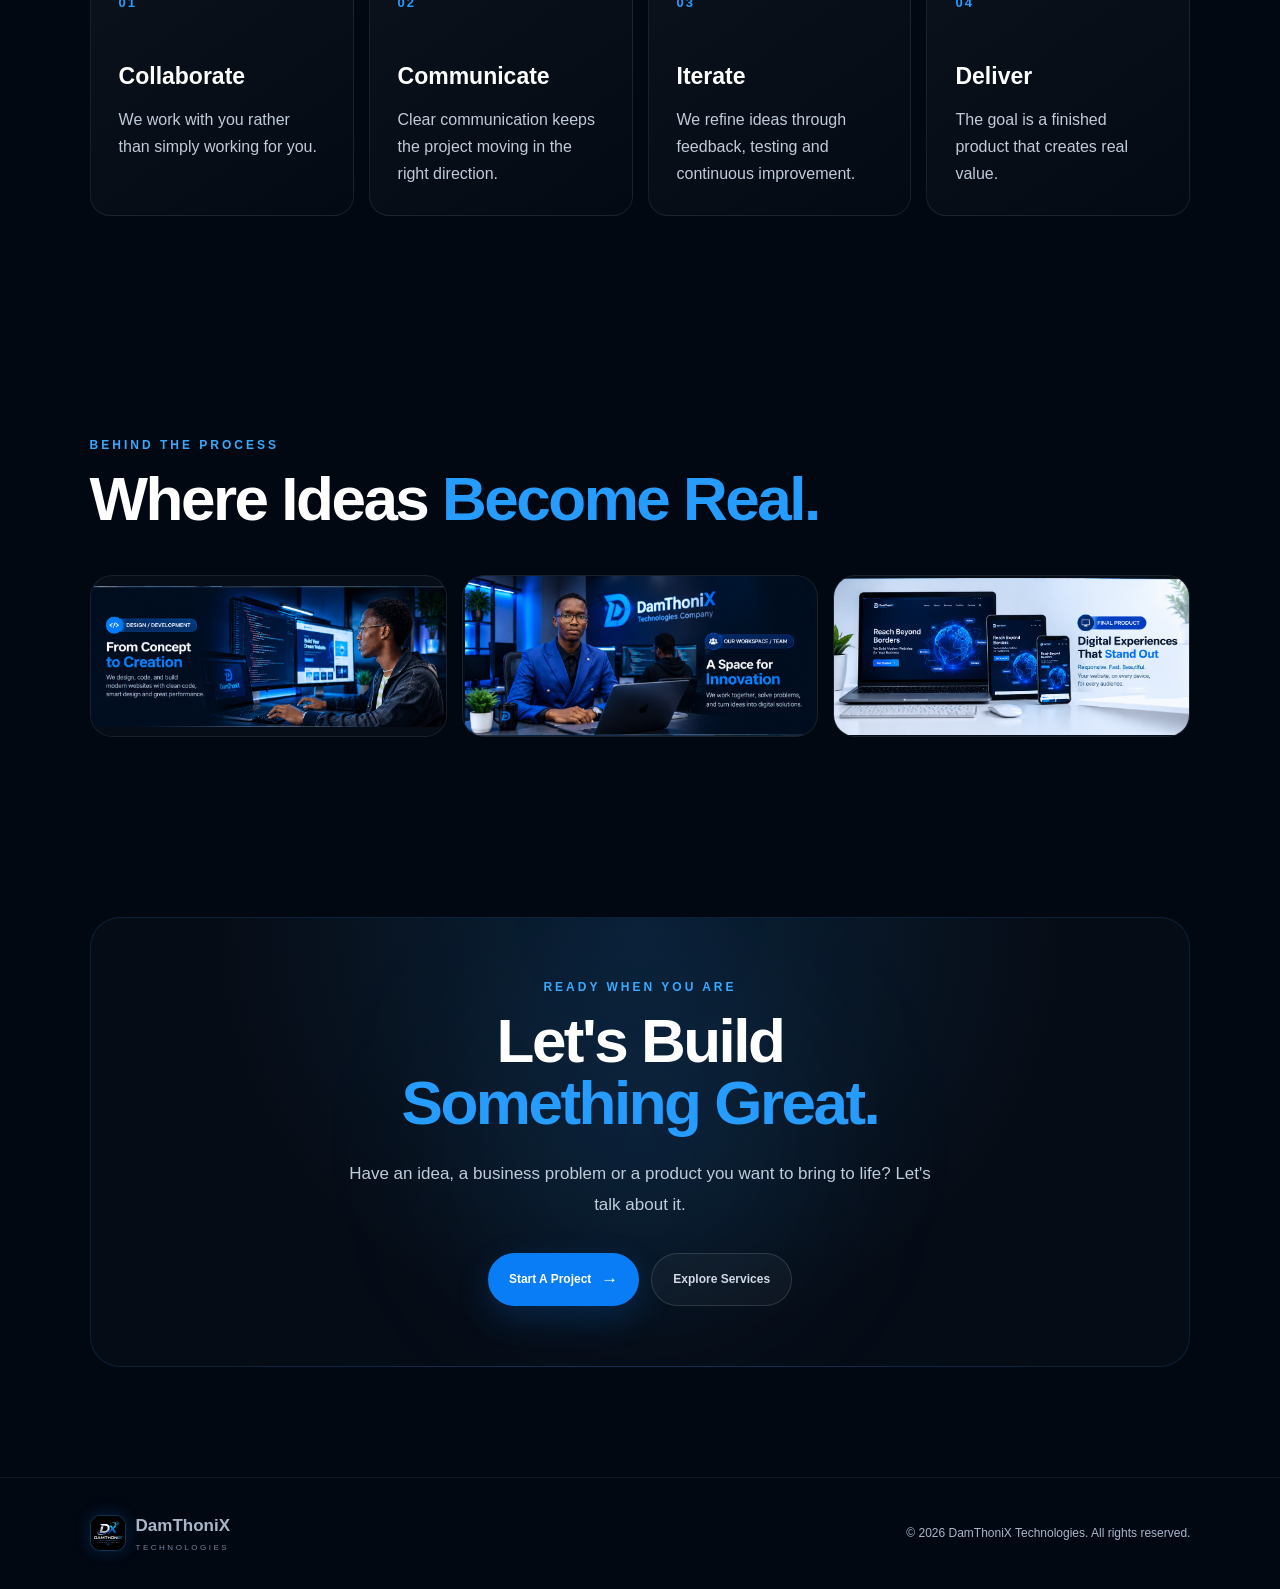
<file: Process.html>
<!DOCTYPE html>
<html lang="en">

<head>
    <meta charset="UTF-8">
    <meta name="viewport" content="width=device-width, initial-scale=1.0">

    <title>Our Process | DamThoniX Technologies</title>

    <meta
        name="description"
        content="Discover how DamThoniX Technologies transforms ideas into modern digital products through strategy, design, development, testing and launch."
    >

    <link rel="stylesheet" href="css/process.css">
    <link rel="stylesheet" href="css/brand.css">
</head>

<body class="process-page">

    <!-- =========================================
         BACKGROUND
    ========================================== -->

    <div class="page-grid"></div>

    <div class="page-glow glow-one"></div>
    <div class="page-glow glow-two"></div>


    <!-- =========================================
         HEADER
    ========================================== -->

    <header class="site-header">

        <a href="index.html" class="brand">

            <div class="brand-icon"><img src="images/DamzyThecx.png" alt="DamThoniX Technologies Company"></div>

            <div class="brand-name">

                <strong>
                    DamThoniX
                </strong>

                <span>
                    TECHNOLOGIES
                </span>

            </div>

        </a>


        <nav class="desktop-nav">

            <a href="index.html">
                Home
            </a>

            <a href="about.html">
                About
            </a>

            <a href="services.html">
                Services
            </a>

            <a href="portfolio.html">
                Portfolio
            </a>

            <a href="Process.html" class="active">
                Process
            </a>

            <a href="contact.html">
                Contact
            </a>

        </nav>


        <button
            class="menu-button"
            id="menuButton"
            type="button"
            aria-label="Open navigation"
            aria-expanded="false"
            aria-controls="mobileNavigation"
        >

            <span></span>
            <span></span>
            <span></span>

        </button>

    </header>


    <!-- =========================================
         MOBILE NAV
    ========================================== -->

    <div class="mobile-navigation" id="mobileNavigation">

        <a href="index.html">
            Home
        </a>

        <a href="about.html">
            About
        </a>

        <a href="services.html">
            Services
        </a>

        <a href="portfolio.html">
            Portfolio
        </a>

        <a href="Process.html">
            Process
        </a>

        <a href="contact.html">
            Contact
        </a>

    </div>


    <main>


        <!-- =========================================
             HERO
        ========================================== -->

        <section class="process-hero">

            <div class="hero-copy">

                <div class="eyebrow">

                    <span></span>

                    HOW WE WORK

                </div>


                <h1>

                    From
                    <span>Idea</span>

                    To

                    <span>Impact.</span>

                </h1>


                <p>

                    Great digital products don't happen by accident.
                    We combine strategy, creativity, technology and
                    continuous improvement to turn ideas into
                    meaningful digital experiences.

                </p>


                <div class="hero-actions">

                    <a
                        href="contact.html"
                        class="primary-button"
                    >
                        Start A Project

                        <span>
                            →
                        </span>

                    </a>


                    <a
                        href="portfolio.html"
                        class="secondary-button"
                    >
                        See Our Work
                    </a>

                </div>

            </div>


            <!-- HERO VISUAL -->

            <div class="hero-visual">

                <div class="visual-ring ring-one"></div>

                <div class="visual-ring ring-two"></div>

                <div class="visual-ring ring-three"></div>


                <div class="visual-core">

                    <div class="core-label">
                        DTX
                    </div>

                    <div class="core-title">
                        PROCESS
                    </div>

                </div>


                <div class="floating-node node-one">
                    DISCOVER
                </div>

                <div class="floating-node node-two">
                    DESIGN
                </div>

                <div class="floating-node node-three">
                    BUILD
                </div>

                <div class="floating-node node-four">
                    LAUNCH
                </div>

            </div>

        </section>


        <!-- =========================================
             PROCESS INTRO
        ========================================== -->

        <section class="process-intro">

            <div class="section-heading">

                <span>
                    OUR APPROACH
                </span>

                <h2>
                    A Process Built
                    <strong>
                        Around You.
                    </strong>
                </h2>

            </div>


            <p class="intro-description">

                Every project is different. Our process gives your
                project structure while leaving enough room for
                creativity, experimentation and collaboration.

            </p>

        </section>


        <!-- =========================================
             PROCESS TIMELINE
        ========================================== -->

        <section class="timeline-section">

            <div class="timeline-line"></div>


            <!-- STEP 01 -->

            <article class="process-step">

                <div class="step-number">
                    01
                </div>


                <div class="step-content">

                    <div class="step-meta">
                        PHASE 01
                    </div>

                    <h3>
                        Discover
                    </h3>

                    <p>

                        We start by understanding your business,
                        your audience, your goals and the problem
                        we're solving.

                    </p>


                    <ul>

                        <li>
                            Business discovery
                        </li>

                        <li>
                            User research
                        </li>

                        <li>
                            Project goals
                        </li>

                        <li>
                            Requirements
                        </li>

                    </ul>

                </div>


                <!-- IMAGE AREA -->

                <div class="step-image">
                    <img
                        src="images/Discover.png"
                        alt="Business team discussing a project and its requirements"
                        loading="lazy"
                        decoding="async"
                    >
                </div>

            </article>


            <!-- STEP 02 -->

            <article class="process-step reverse">

                <div class="step-number">
                    02
                </div>


                <div class="step-content">

                    <div class="step-meta">
                        PHASE 02
                    </div>

                    <h3>
                        Plan
                    </h3>

                    <p>

                        Once we understand the challenge, we create
                        a clear roadmap for how the product will be
                        structured and delivered.

                    </p>


                    <ul>

                        <li>
                            Project roadmap
                        </li>

                        <li>
                            Technical planning
                        </li>

                        <li>
                            Information architecture
                        </li>

                        <li>
                            Development strategy
                        </li>

                    </ul>

                </div>


                <div class="step-image">
                    <img
                        src="images/plan.png"
                        alt="Website structure and technical planning displayed on a laptop"
                        loading="lazy"
                        decoding="async"
                    >
                </div>

            </article>


            <!-- STEP 03 -->

            <article class="process-step">

                <div class="step-number">
                    03
                </div>


                <div class="step-content">

                    <div class="step-meta">
                        PHASE 03
                    </div>

                    <h3>
                        Design
                    </h3>

                    <p>

                        We transform ideas into intuitive interfaces
                        and experiences that are visually strong and
                        easy to use.

                    </p>


                    <ul>

                        <li>
                            Wireframes
                        </li>

                        <li>
                            UI design
                        </li>

                        <li>
                            UX design
                        </li>

                        <li>
                            Prototypes
                        </li>

                    </ul>

                </div>


                <div class="step-image">
                    <img
                        src="images/Develop.png"
                        alt="Finished website interface illustrating the design phase"
                        loading="lazy"
                        decoding="async"
                    >
                </div>

            </article>


            <!-- STEP 04 -->

            <article class="process-step reverse">

                <div class="step-number">
                    04
                </div>


                <div class="step-content">

                    <div class="step-meta">
                        PHASE 04
                    </div>

                    <h3>
                        Develop
                    </h3>

                    <p>

                        Our developers bring the approved designs
                        to life using modern technologies and
                        scalable development practices.

                    </p>


                    <ul>

                        <li>
                            Frontend development
                        </li>

                        <li>
                            Backend development
                        </li>

                        <li>
                            Database integration
                        </li>

                        <li>
                            API integration
                        </li>

                    </ul>

                </div>


                <div class="step-image">
                    <img
                        src="images/design.png"
                        alt="Developer working at a computer during website development"
                        loading="lazy"
                        decoding="async"
                    >
                </div>

            </article>


            <!-- STEP 05 -->

            <article class="process-step">

                <div class="step-number">
                    05
                </div>


                <div class="step-content">

                    <div class="step-meta">
                        PHASE 05
                    </div>

                    <h3>
                        Test
                    </h3>

                    <p>

                        Before launch, we test the product across
                        different devices and scenarios to identify
                        problems and improve the experience.

                    </p>


                    <ul>

                        <li>
                            Quality assurance
                        </li>

                        <li>
                            Performance testing
                        </li>

                        <li>
                            Responsive testing
                        </li>

                        <li>
                            Bug fixing
                        </li>

                    </ul>

                </div>


                <div class="step-image">
                    <img
                        src="images/Test.png"
                        alt="Website analytics and performance figures on a laptop"
                        loading="lazy"
                        decoding="async"
                    >
                </div>

            </article>


            <!-- STEP 06 -->

            <article class="process-step reverse">

                <div class="step-number">
                    06
                </div>


                <div class="step-content">

                    <div class="step-meta">
                        PHASE 06
                    </div>

                    <h3>
                        Launch
                    </h3>

                    <p>

                        Once everything is ready, we deploy your
                        product and help make the transition into
                        the real world as smooth as possible.

                    </p>


                    <ul>

                        <li>
                            Deployment
                        </li>

                        <li>
                            Domain & hosting
                        </li>

                        <li>
                            App publishing
                        </li>

                        <li>
                            Launch support
                        </li>

                    </ul>

                </div>


                <div class="step-image">
                    <img
                        src="images/Launch.png"
                        alt="Completed business website ready for launch"
                        loading="lazy"
                        decoding="async"
                    >
                </div>

            </article>


            <!-- STEP 07 -->

            <article class="process-step">

                <div class="step-number">
                    07
                </div>


                <div class="step-content">

                    <div class="step-meta">
                        PHASE 07
                    </div>

                    <h3>
                        Grow
                    </h3>

                    <p>

                        Launch is not the end. We can continue improving
                        your product based on feedback, analytics and
                        changing business needs.

                    </p>


                    <ul>

                        <li>
                            Monitoring
                        </li>

                        <li>
                            Improvements
                        </li>

                        <li>
                            Maintenance
                        </li>

                        <li>
                            Future development
                        </li>

                    </ul>

                </div>


                <div class="step-image">
                    <img
                        src="images/Growth.png"
                        alt="Website growth analytics showing an upward performance trend"
                        loading="lazy"
                        decoding="async"
                    >
                </div>

            </article>

        </section>


        <!-- =========================================
             WORKFLOW
        ========================================== -->

        <section class="workflow-section">

            <div class="workflow-copy">

                <div class="section-tag">
                    OUR WORKFLOW
                </div>

                <h2>
                    Clear Process.
                    <span>
                        Better Results.
                    </span>
                </h2>

                <p>

                    We keep communication open throughout the project
                    so you always understand what is happening,
                    what's next and where your project stands.

                </p>

            </div>


            <div class="workflow-grid">

                <div class="workflow-card">

                    <strong>
                        01
                    </strong>

                    <h3>
                        Collaborate
                    </h3>

                    <p>
                        We work with you rather than simply
                        working for you.
                    </p>

                </div>


                <div class="workflow-card">

                    <strong>
                        02
                    </strong>

                    <h3>
                        Communicate
                    </h3>

                    <p>
                        Clear communication keeps the project
                        moving in the right direction.
                    </p>

                </div>


                <div class="workflow-card">

                    <strong>
                        03
                    </strong>

                    <h3>
                        Iterate
                    </h3>

                    <p>
                        We refine ideas through feedback,
                        testing and continuous improvement.
                    </p>

                </div>


                <div class="workflow-card">

                    <strong>
                        04
                    </strong>

                    <h3>
                        Deliver
                    </h3>

                    <p>
                        The goal is a finished product that
                        creates real value.
                    </p>

                </div>

            </div>

        </section>


        <!-- =========================================
             IMAGE SHOWCASE
        ========================================== -->

        <section class="showcase-section">

            <div class="showcase-heading">

                <div class="section-tag">
                    BEHIND THE PROCESS
                </div>

                <h2>
                    Where Ideas
                    <span>
                        Become Real.
                    </span>
                </h2>

            </div>


            <div class="showcase-grid">

                <div class="showcase-image large">
                    <img
                        src="images/build1.png"
                        alt="DamThoniX workspace and team collaborating on digital solutions"
                        loading="lazy"
                        decoding="async"
                    >
                </div>


                <div class="showcase-image">
                    <img
                        src="images/build.png"
                        alt="DamThoniX developer designing and developing a website"
                        loading="lazy"
                        decoding="async"
                    >
                </div>


                <div class="showcase-image">
                    <img
                        src="images/build 3.png"
                        alt="Responsive digital product displayed across desktop, tablet and phone screens"
                        loading="lazy"
                        decoding="async"
                    >
                </div>

            </div>

        </section>


        <!-- =========================================
             CTA
        ========================================== -->

        <section class="process-cta">

            <div class="cta-glow"></div>

            <div class="cta-content">

                <div class="section-tag">
                    READY WHEN YOU ARE
                </div>

                <h2>
                    Let's Build
                    <span>
                        Something Great.
                    </span>
                </h2>

                <p>

                    Have an idea, a business problem or a product
                    you want to bring to life? Let's talk about it.

                </p>


                <div class="cta-buttons">

                    <a
                        href="contact.html"
                        class="primary-button"
                    >
                        Start A Project
                        <span>→</span>
                    </a>

                    <a
                        href="services.html"
                        class="secondary-button"
                    >
                        Explore Services
                    </a>

                </div>

            </div>

        </section>

    </main>


    <!-- =========================================
         FOOTER
    ========================================== -->

    <footer>

        <div class="footer-brand">

            <div class="brand-icon"><img src="images/DamzyThecx.png" alt=""></div>

            <div class="brand-name">

                <strong>
                    DamThoniX
                </strong>

                <span>
                    TECHNOLOGIES
                </span>

            </div>

        </div>


        <p>
            © 2026 DamThoniX Technologies. All rights reserved.
        </p>

    </footer>


    <script src="js/process.js"></script>

</body>

</html>
</file>
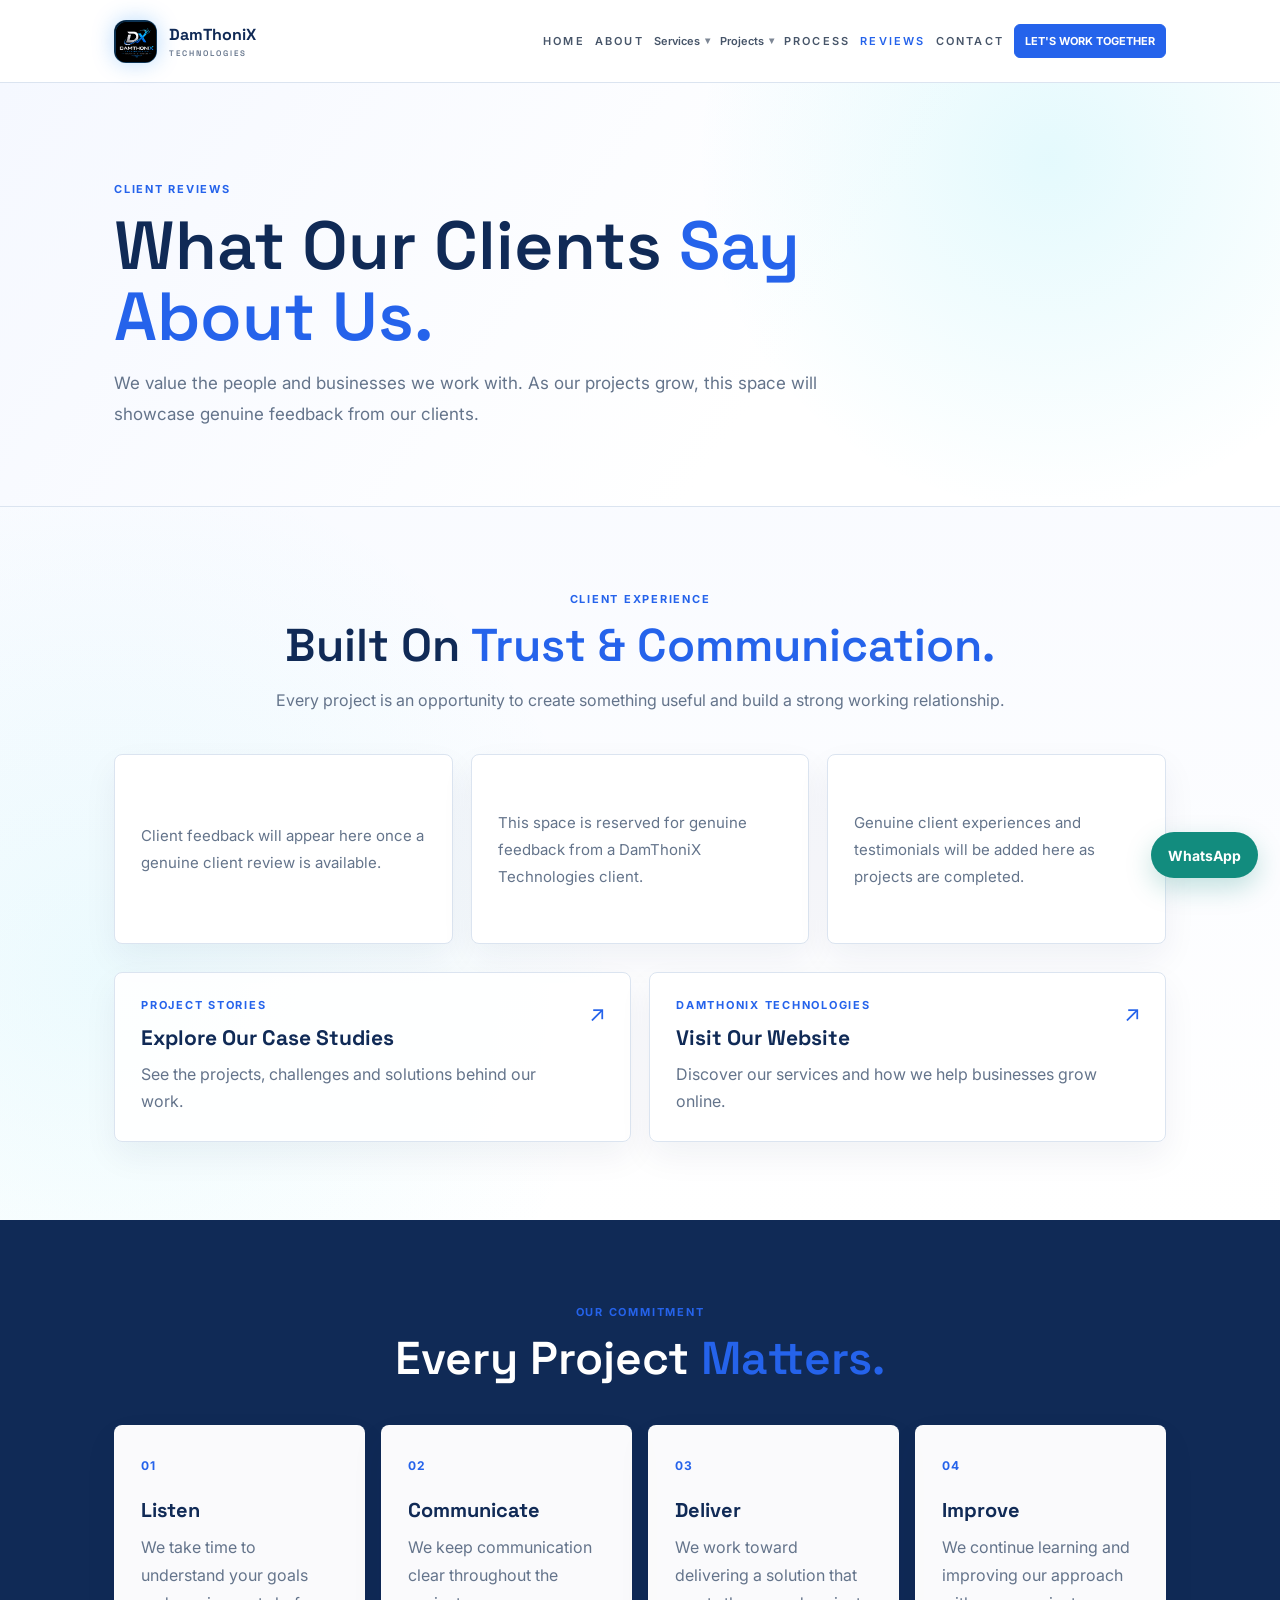
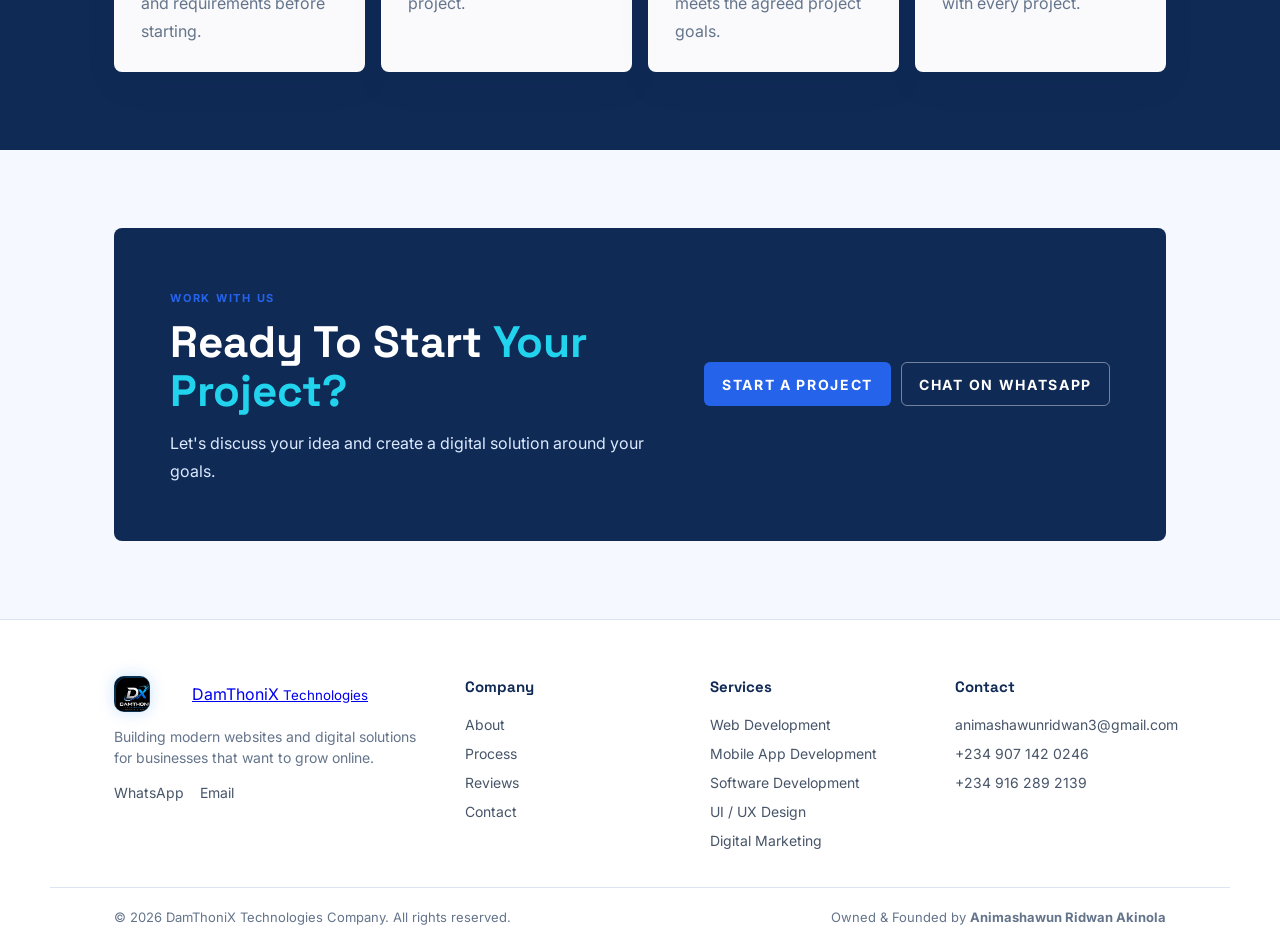
<file: reviews.html>
<!DOCTYPE html>
<html lang="en">
<head>
    <meta charset="UTF-8">
    <meta name="viewport" content="width=device-width, initial-scale=1.0">

    <title>Client Reviews | DamThoniX Technologies Company</title>

    <meta
        name="description"
        content="See what clients say about working with DamThoniX Technologies Company."
    >

    <link rel="stylesheet" href="./css/style.css">
    <link rel="stylesheet" href="./css/site-header.css">
    <link rel="stylesheet" href="./css/content-pages.css">
    <link rel="stylesheet" href="./css/brand.css">
</head>

<body class="reviews-page">

    <!-- ================= HEADER ================= -->
    <header class="site-header">
        <div class="container nav-container">

            <a href="./index.html" class="logo">
                <span class="logo-mark"><img src="./images/DamzyThecx.png" alt="DamThoniX Technologies Company"></span>
                <span class="logo-text">
                    DamThoniX
                    <small>Technologies</small>
                </span>
            </a>

            <button class="menu-toggle" type="button" aria-label="Open navigation menu" aria-expanded="false" aria-controls="reviewsMainNav">
                ☰
            </button>

            <nav class="main-nav" id="reviewsMainNav">

                <a href="./index.html">Home</a>

                <a href="./about.html">About</a>

                <div class="nav-dropdown">
                    <button class="dropdown-btn">
                        Services
                        <span>▾</span>
                    </button>

                    <div class="dropdown-menu">
                        <a href="./services.html">All Services</a>
                        <a href="./services.html#web-development">
                            Web Development
                        </a>
                        <a href="./services.html#mobile-app-development">
                            Mobile App Development
                        </a>
                        <a href="./services.html#software-development">
                            Software Development
                        </a>
                        <a href="./services.html#ui-ux-design">
                            UI / UX Design
                        </a>
                        <a href="./services.html#digital-marketing">
                            Digital Marketing
                        </a>
                        <a href="./services.html#it-technology-solutions">
                            IT &amp; Technology Solutions
                        </a>                    </div>
                </div>

                <div class="nav-dropdown">
                    <button class="dropdown-btn">
                        Projects
                        <span>▾</span>
                    </button>

                    <div class="dropdown-menu">
                        <a href="./portfolio.html">Portfolio</a>
                        <a href="./case-studies.html">Case Studies</a>
                    </div>
                </div>

                <a href="./Process.html">Process</a>

                <a href="./reviews.html" class="active">
                    Reviews
                </a>

                <a href="./contact.html">Contact</a>

                <a
                    href="https://wa.me/2349071420246"
                    class="nav-cta"
                    target="_blank"
                    rel="noopener"
                >
                    Let's Work Together
                </a>

            </nav>

        </div>
    </header>


    <!-- ================= MAIN ================= -->
    <main>

        <!-- PAGE HERO -->
        <section class="page-hero">

            <div class="container">

                <span class="eyebrow">
                    CLIENT REVIEWS
                </span>

                <h1>
                    What Our Clients
                    <span>Say About Us.</span>
                </h1>

                <p>
                    We value the people and businesses we work with.
                    As our projects grow, this space will showcase genuine
                    feedback from our clients.
                </p>

            </div>

        </section>


        <!-- ================= REVIEWS ================= -->
        <section class="section">

            <div class="container">

                <div class="section-heading center">

                    <span class="eyebrow">
                        CLIENT EXPERIENCE
                    </span>

                    <h2>
                        Built On
                        <span>Trust & Communication.</span>
                    </h2>

                    <p>
                        Every project is an opportunity to create something
                        useful and build a strong working relationship.
                    </p>

                </div>


                <div class="reviews-grid">

                    <!-- REVIEW 1 -->
                    <article class="review-card">
                        <p class="review-text">
                            Client feedback will appear here once a genuine
                            client review is available.
                        </p>

                    </article>


                    <!-- REVIEW 2 -->
                    <article class="review-card">
                        <p class="review-text">
                            This space is reserved for genuine feedback from
                            a DamThoniX Technologies client.
                        </p>

                    </article>


                    <!-- REVIEW 3 -->
                    <article class="review-card">
                        <p class="review-text">
                            Genuine client experiences and testimonials will
                            be added here as projects are completed.
                        </p>

                    </article>

                </div>

                <div class="review-discovery" aria-label="Explore DamThoniX">
                    <a class="review-discovery-link" href="./case-studies.html">
                        <span class="eyebrow">PROJECT STORIES</span>
                        <strong>Explore Our Case Studies</strong>
                        <span>See the projects, challenges and solutions behind our work.</span>
                        <span class="review-discovery-arrow" aria-hidden="true">↗</span>
                    </a>

                    <a class="review-discovery-link" href="./index.html">
                        <span class="eyebrow">DAMTHONIX TECHNOLOGIES</span>
                        <strong>Visit Our Website</strong>
                        <span>Discover our services and how we help businesses grow online.</span>
                        <span class="review-discovery-arrow" aria-hidden="true">↗</span>
                    </a>
                </div>

            </div>

        </section>


        <!-- ================= REVIEW PRINCIPLES ================= -->
        <section class="section section-dark">

            <div class="container">

                <div class="section-heading center">

                    <span class="eyebrow">
                        OUR COMMITMENT
                    </span>

                    <h2>
                        Every Project
                        <span>Matters.</span>
                    </h2>

                </div>


                <div class="values-grid">

                    <article class="value-card">

                        <span class="value-number">
                            01
                        </span>

                        <h3>
                            Listen
                        </h3>

                        <p>
                            We take time to understand your goals and
                            requirements before starting.
                        </p>

                    </article>


                    <article class="value-card">

                        <span class="value-number">
                            02
                        </span>

                        <h3>
                            Communicate
                        </h3>

                        <p>
                            We keep communication clear throughout the
                            project.
                        </p>

                    </article>


                    <article class="value-card">

                        <span class="value-number">
                            03
                        </span>

                        <h3>
                            Deliver
                        </h3>

                        <p>
                            We work toward delivering a solution that
                            meets the agreed project goals.
                        </p>

                    </article>


                    <article class="value-card">

                        <span class="value-number">
                            04
                        </span>

                        <h3>
                            Improve
                        </h3>

                        <p>
                            We continue learning and improving our approach
                            with every project.
                        </p>

                    </article>

                </div>

            </div>

        </section>


        <!-- ================= CTA ================= -->
        <section class="section cta-section">

            <div class="container">

                <div class="cta-box">

                    <div>

                        <span class="eyebrow">
                            WORK WITH US
                        </span>

                        <h2>
                            Ready To Start
                            <span>Your Project?</span>
                        </h2>

                        <p>
                            Let's discuss your idea and create a digital
                            solution around your goals.
                        </p>

                    </div>

                    <div class="cta-actions">

                        <a
                            href="./contact.html"
                            class="btn btn-primary"
                        >
                            Start a Project
                        </a>

                        <a
                            href="https://wa.me/2349071420246"
                            class="btn btn-secondary"
                            target="_blank"
                            rel="noopener"
                        >
                            Chat on WhatsApp
                        </a>

                    </div>

                </div>

            </div>

        </section>

    </main>


    <!-- ================= FOOTER ================= -->
    <footer class="site-footer">

        <div class="container footer-grid">

            <div class="footer-brand">

                <a href="./index.html" class="logo">
                    <span class="logo-mark"><img src="./images/DamzyThecx.png" alt=""></span>

                    <span class="logo-text">
                        DamThoniX
                        <small>Technologies</small>
                    </span>
                </a>

                <p>
                    Building modern websites and digital solutions
                    for businesses that want to grow online.
                </p>

                <div class="footer-socials">

                    <a
                        href="https://wa.me/2349071420246"
                        target="_blank"
                        rel="noopener"
                    >
                        WhatsApp
                    </a>

                    <a href="mailto:animashawunridwan3@gmail.com">
                        Email
                    </a>

                </div>

            </div>


            <div class="footer-column">

                <h3>Company</h3>

                <a href="./about.html">About</a>
                <a href="./Process.html">Process</a>
                <a href="./reviews.html">Reviews</a>
                <a href="./contact.html">Contact</a>

            </div>


            <div class="footer-column">

                <h3>Services</h3>

                <a href="./services.html#web-development">
                    Web Development
                </a>

                <a href="./services.html#mobile-app-development">
                    Mobile App Development
                </a>

                <a href="./services.html#software-development">
                    Software Development
                </a>

                <a href="./services.html#ui-ux-design">
                    UI / UX Design
                </a>

                <a href="./services.html#digital-marketing">
                    Digital Marketing
                </a>

            </div>


            <div class="footer-column">

                <h3>Contact</h3>

                <a href="mailto:animashawunridwan3@gmail.com">
                    animashawunridwan3@gmail.com
                </a>

                <a
                    href="https://wa.me/2349071420246"
                    target="_blank"
                    rel="noopener"
                >
                    +234 907 142 0246
                </a>

                <a
                    href="https://wa.me/2349162892139"
                    target="_blank"
                    rel="noopener"
                >
                    +234 916 289 2139
                </a>

            </div>

        </div>


        <div class="container footer-bottom">

            <p>
                © 2026 DamThoniX Technologies Company.
                All rights reserved.
            </p>

            <p>
                Owned & Founded by
                <strong>
                    Animashawun Ridwan Akinola
                </strong>
            </p>

        </div>

    </footer>


    <!-- FLOATING WHATSAPP -->
    <a
        href="https://wa.me/2349071420246"
        class="whatsapp-float"
        target="_blank"
        rel="noopener"
        aria-label="Chat with DamThoniX Technologies on WhatsApp"
    >
        <span>WhatsApp</span>
    </a>


    <script src="./js/script.js"></script>

</body>
</html>
</file>
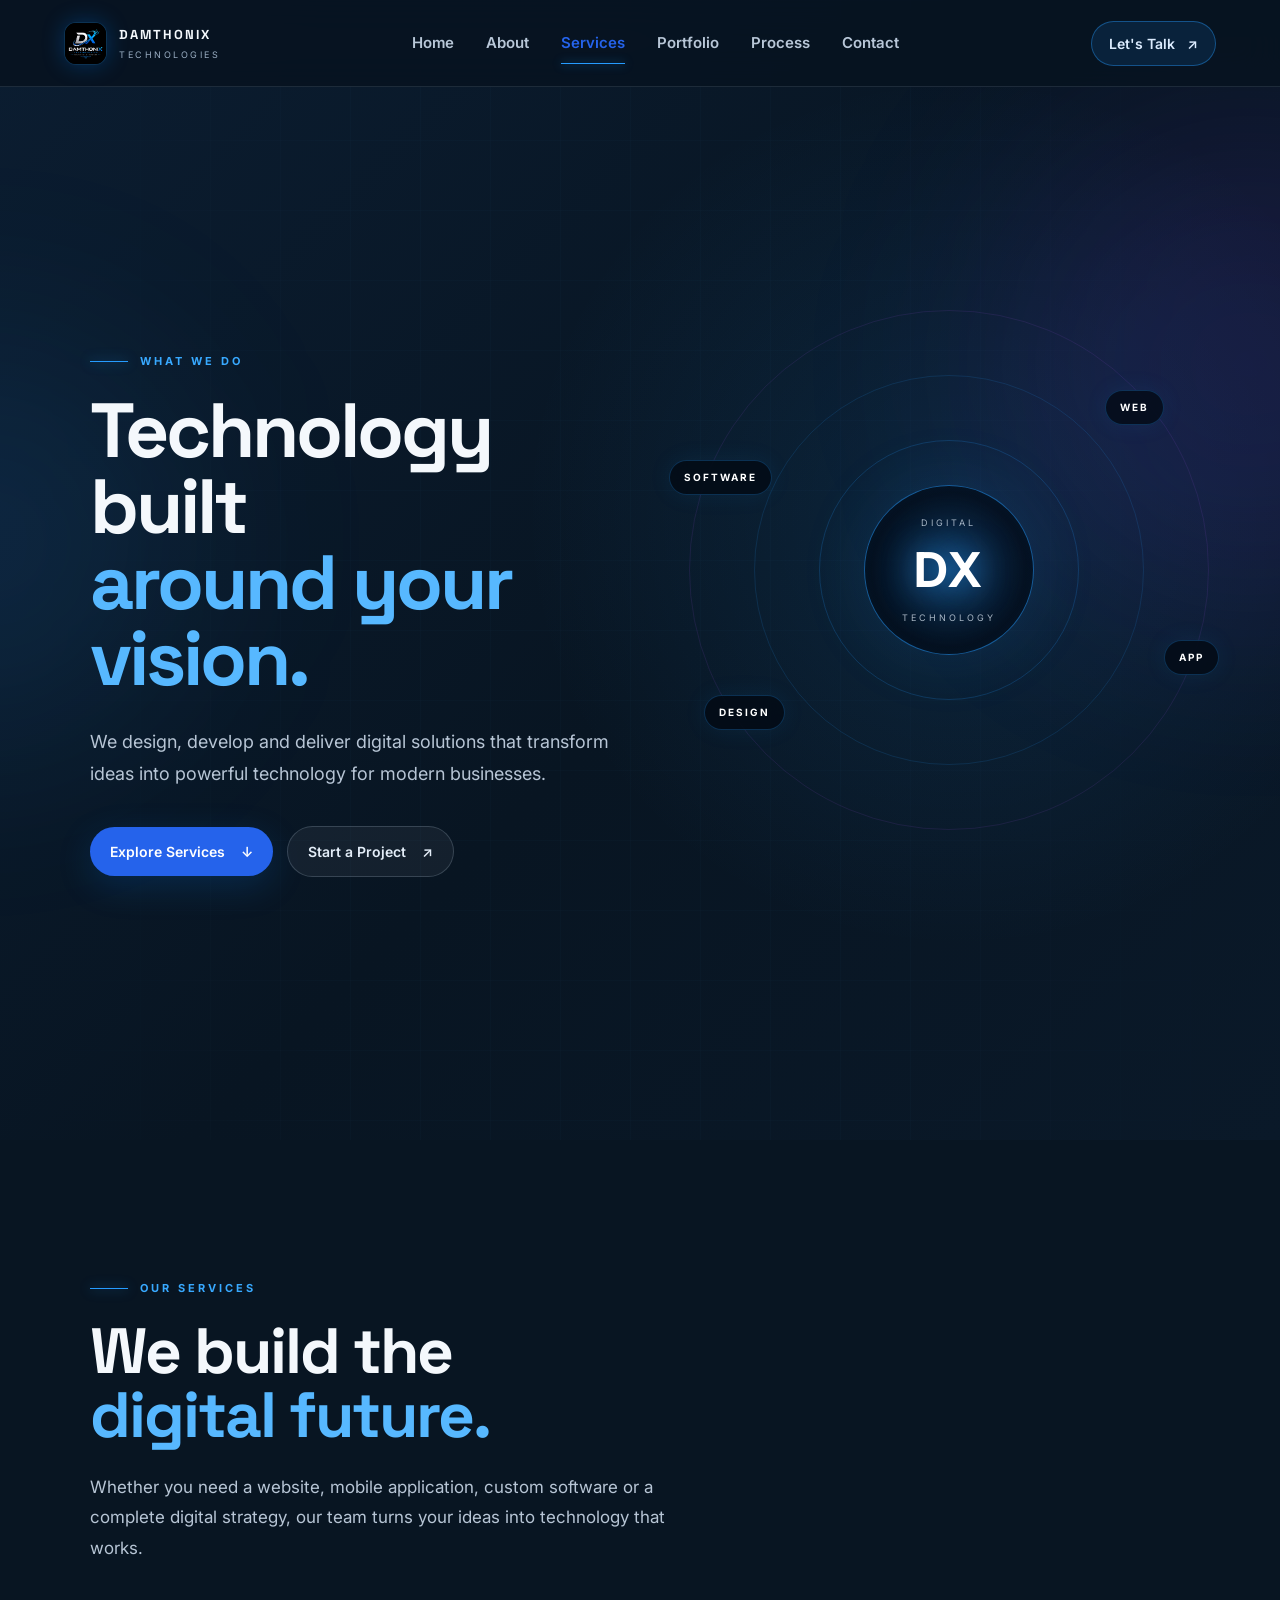
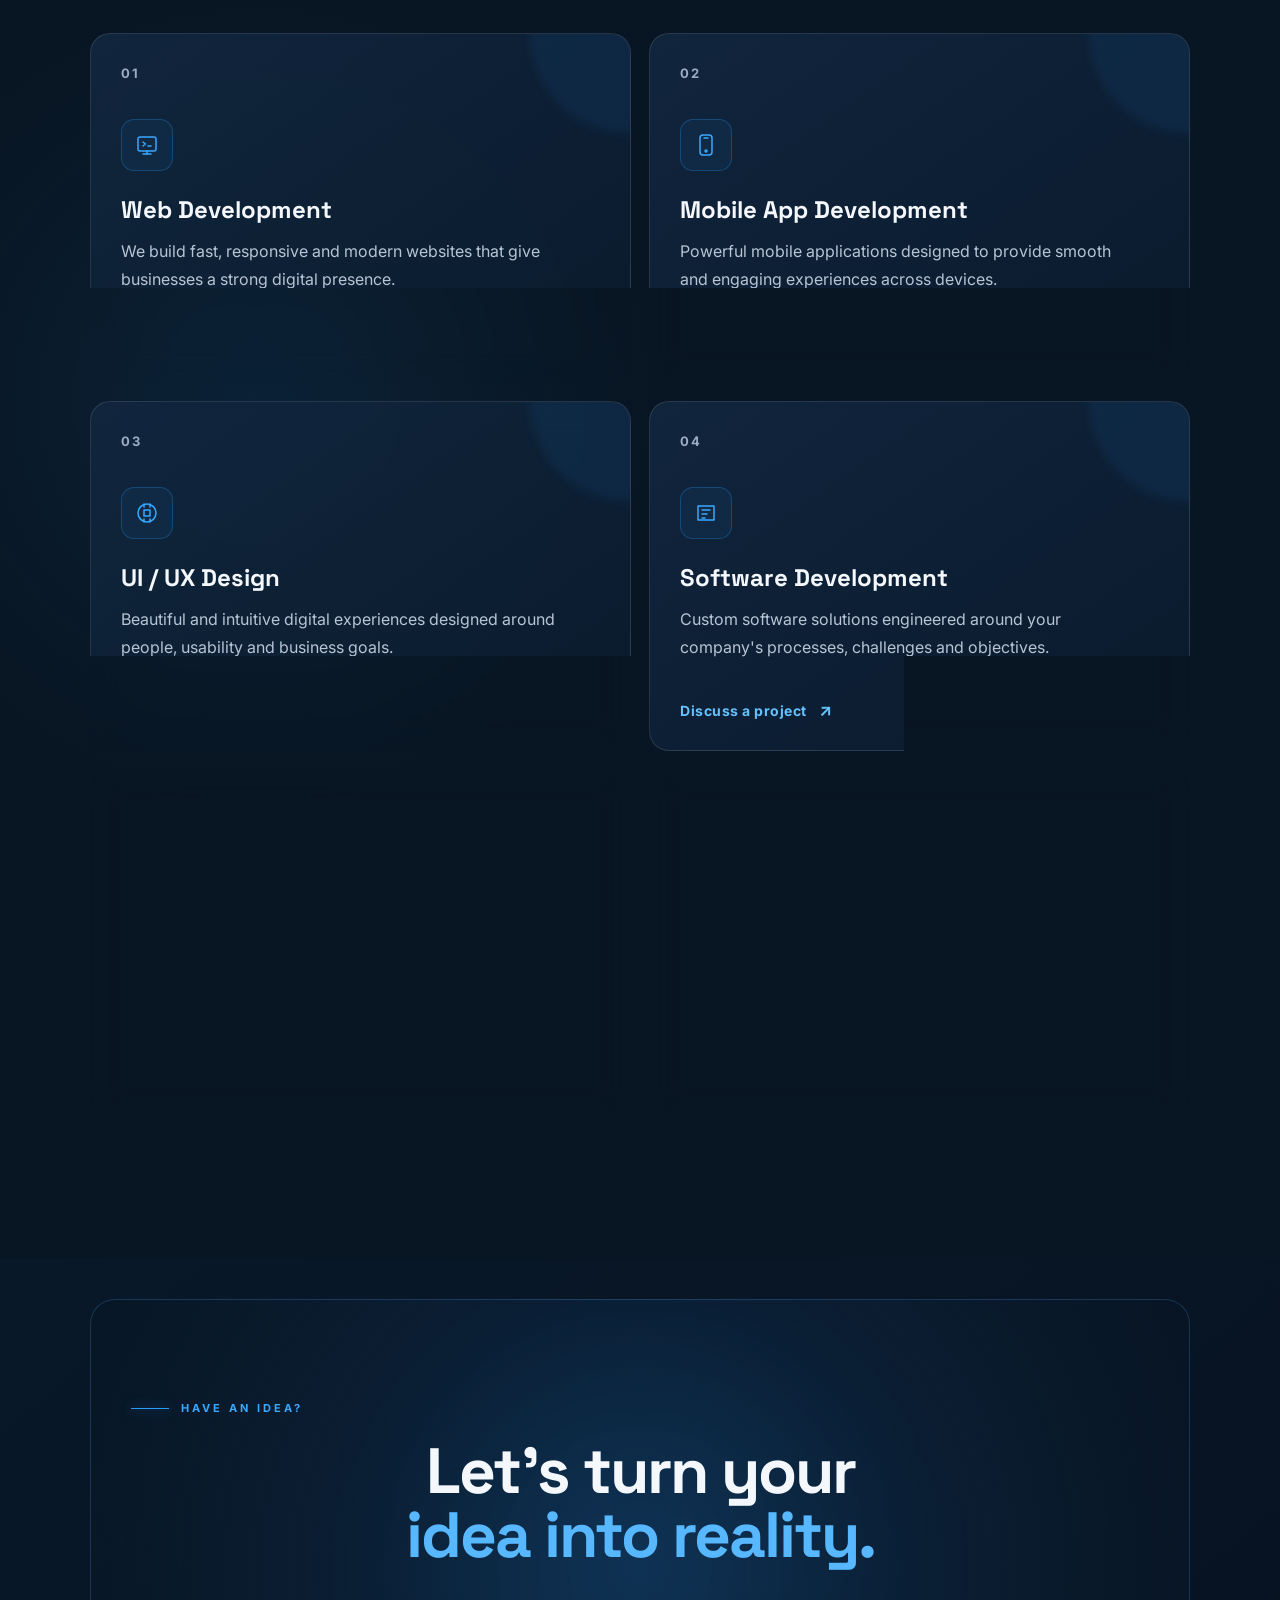
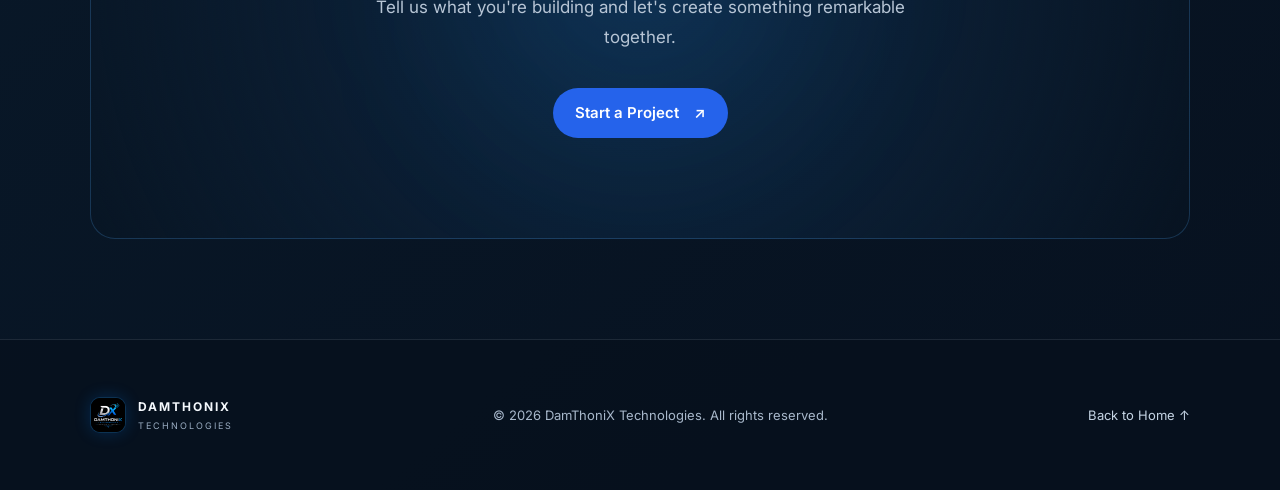
<file: services.html>
<!DOCTYPE html>
<html lang="en">

<head>
    <meta charset="UTF-8">

    <meta
        name="viewport"
        content="width=device-width, initial-scale=1.0"
    >

    <meta
        name="description"
        content="DamThoniX Technologies provides web development, mobile app development, UI/UX design, software development, digital marketing and technology solutions."
    >

    <title>Services | DamThoniX Technologies</title>

    <!-- DESIGN FONTS -->
    <link rel="preconnect" href="https://fonts.googleapis.com">
    <link rel="preconnect" href="https://fonts.gstatic.com" crossorigin>
    <link
        rel="stylesheet"
        href="https://fonts.googleapis.com/css2?family=Inter:wght@400;500;600;700&family=Space+Grotesk:wght@400;500;600;700&display=swap"
    >

    <!--
        SERVICES STYLESHEET
        Deliberately does NOT load css/style.css:
        that file is homepage-scoped and its global `nav` and
        `.orbit-one/.orbit-two/.orbit-three` rules collide with the
        `.services-nav` and `.visual-orbit` elements on this page.
    -->
    <link rel="stylesheet" href="css/service.css">
    <link rel="stylesheet" href="css/brand.css">

</head>


<body>

    <!-- =====================================================
         HEADER
    ====================================================== -->

    <header class="services-header">

        <a href="index.html" class="services-logo">

            <div class="logo-mark"><img src="images/DamzyThecx.png" alt="DamThoniX Technologies Company"></div>

            <div class="logo-text">
                <strong>DAMTHONIX</strong>
                <span>TECHNOLOGIES</span>
            </div>

        </a>


        <nav class="services-nav">

            <a href="index.html">
                Home
            </a>

            <a href="about.html">
                About
            </a>

            <a href="services.html" class="active" aria-current="page">
                Services
            </a>

            <a href="portfolio.html">
                Portfolio
            </a>

            <a href="Process.html">
                Process
            </a>

            <a href="contact.html">
                Contact
            </a>

        </nav>


        <a href="contact.html" class="header-contact-btn">
            Let's Talk
            <span>&nearr;</span>
        </a>


        <button
            class="mobile-menu-button"
            id="mobileMenuButton"
            type="button"
            aria-label="Open navigation menu"
            aria-expanded="false"
            aria-controls="mobileNavigation"
        >
            <span></span>
            <span></span>
            <span></span>
        </button>

    </header>


    <!-- =====================================================
         MOBILE NAVIGATION
    ====================================================== -->

    <div class="mobile-navigation" id="mobileNavigation">

        <a href="index.html">
            Home
        </a>

        <a href="about.html">
            About
        </a>

        <a href="services.html">
            Services
        </a>

        <a href="Process.html">
            Process
        </a>

        <a href="portfolio.html">
            Portfolio
        </a>

        <a href="contact.html">
            Contact
        </a>

    </div>


    <!-- =====================================================
         SERVICES HERO
    ====================================================== -->

    <main>

        <section class="services-hero">

            <div class="services-background-grid"></div>

            <div class="services-glow services-glow-left"></div>
            <div class="services-glow services-glow-right"></div>


            <div class="services-hero-content">

                <div class="services-eyebrow">

                    <span></span>

                    WHAT WE DO

                </div>


                <h1>
                    Technology built
                    <strong>around your vision.</strong>
                </h1>


                <p>
                    We design, develop and deliver digital solutions
                    that transform ideas into powerful technology
                    for modern businesses.
                </p>


                <div class="hero-service-actions">

                    <a
                        href="#all-services"
                        class="services-primary-btn"
                    >
                        Explore Services
                        <span>&darr;</span>
                    </a>

                    <a
                        href="contact.html"
                        class="services-secondary-btn"
                    >
                        Start a Project
                        <span>&nearr;</span>
                    </a>

                </div>

            </div>


            <!-- HERO VISUAL -->

            <div class="services-hero-visual">

                <div class="visual-orbit visual-orbit-one"></div>

                <div class="visual-orbit visual-orbit-two"></div>

                <div class="visual-orbit visual-orbit-three"></div>


                <div class="visual-core">

                    <span class="core-small">
                        DIGITAL
                    </span>

                    <strong>
                        DX
                    </strong>

                    <span class="core-bottom">
                        TECHNOLOGY
                    </span>

                </div>


                <div class="floating-service-tag tag-one">
                    WEB
                </div>

                <div class="floating-service-tag tag-two">
                    APP
                </div>

                <div class="floating-service-tag tag-three">
                    DESIGN
                </div>

                <div class="floating-service-tag tag-four">
                    SOFTWARE
                </div>

            </div>

        </section>


        <!-- =================================================
             SERVICES SECTION
        ================================================== -->

        <section
            class="all-services"
            id="all-services"
        >

            <div class="services-container">


                <!-- SECTION HEADER -->

                <div class="services-section-heading">

                    <div class="services-eyebrow">

                        <span></span>

                        OUR SERVICES

                    </div>


                    <h2>
                        We build the
                        <strong>digital future.</strong>
                    </h2>


                    <p>
                        Whether you need a website, mobile application,
                        custom software or a complete digital strategy,
                        our team turns your ideas into technology that
                        works.
                    </p>

                </div>


                <!-- SERVICES GRID -->

                <div class="services-grid-layout">


                    <!-- SERVICE 01 -->

                    <article
                        class="service-card"
                        id="web-development"
                    >

                        <div class="service-card-number">
                            01
                        </div>


                        <div class="service-icon">

                            <svg viewBox="0 0 24 24" aria-hidden="true">

                                <rect
                                    x="3"
                                    y="4"
                                    width="18"
                                    height="14"
                                    rx="2"
                                />

                                <path d="M8 21h8" />

                                <path d="M12 18v3" />

                                <path d="m8 9 2.5 2L8 13" />

                                <path d="M13 13h3" />

                            </svg>

                        </div>


                        <h3>
                            Web Development
                        </h3>


                        <p>
                            We build fast, responsive and modern websites
                            that give businesses a strong digital presence.
                        </p>


                        <a
                            href="contact.html"
                            class="service-link"
                        >
                            Discuss a project
                            <span>&nearr;</span>
                        </a>

                    </article>


                    <!-- SERVICE 02 -->

                    <article
                        class="service-card"
                        id="mobile-app-development"
                    >

                        <div class="service-card-number">
                            02
                        </div>


                        <div class="service-icon">

                            <svg viewBox="0 0 24 24" aria-hidden="true">

                                <rect
                                    x="6"
                                    y="2"
                                    width="12"
                                    height="20"
                                    rx="3"
                                />

                                <path d="M10 5h4" />

                                <circle
                                    cx="12"
                                    cy="18"
                                    r="1"
                                />

                            </svg>

                        </div>


                        <h3>
                            Mobile App Development
                        </h3>


                        <p>
                            Powerful mobile applications designed to
                            provide smooth and engaging experiences
                            across devices.
                        </p>


                        <a
                            href="contact.html"
                            class="service-link"
                        >
                            Discuss a project
                            <span>&nearr;</span>
                        </a>

                    </article>


                    <!-- SERVICE 03 -->

                    <article
                        class="service-card"
                        id="ui-ux-design"
                    >

                        <div class="service-card-number">
                            03
                        </div>


                        <div class="service-icon">

                            <svg viewBox="0 0 24 24" aria-hidden="true">

                                <circle
                                    cx="12"
                                    cy="12"
                                    r="9"
                                />

                                <path d="M9 9h6v6H9z" />

                                <path d="M9 3v3" />
                                <path d="M15 3v3" />
                                <path d="M9 18v3" />
                                <path d="M15 18v3" />

                            </svg>

                        </div>


                        <h3>
                            UI / UX Design
                        </h3>


                        <p>
                            Beautiful and intuitive digital experiences
                            designed around people, usability and
                            business goals.
                        </p>


                        <a
                            href="contact.html"
                            class="service-link"
                        >
                            Discuss a project
                            <span>&nearr;</span>
                        </a>

                    </article>


                    <!-- SERVICE 04 -->

                    <article
                        class="service-card"
                        id="software-development"
                    >

                        <div class="service-card-number">
                            04
                        </div>


                        <div class="service-icon">

                            <svg viewBox="0 0 24 24" aria-hidden="true">

                                <path d="M4 5h16v14H4z" />

                                <path d="M8 9h8" />

                                <path d="M8 13h5" />

                                <path d="M8 17h3" />

                            </svg>

                        </div>


                        <h3>
                            Software Development
                        </h3>


                        <p>
                            Custom software solutions engineered around
                            your company's processes, challenges and
                            objectives.
                        </p>


                        <a
                            href="contact.html"
                            class="service-link"
                        >
                            Discuss a project
                            <span>&nearr;</span>
                        </a>

                    </article>


                    <!-- SERVICE 05 -->

                    <article
                        class="service-card"
                        id="digital-marketing"
                    >

                        <div class="service-card-number">
                            05
                        </div>


                        <div class="service-icon">

                            <svg viewBox="0 0 24 24" aria-hidden="true">

                                <path d="M4 17V7" />
                                <path d="M10 17V4" />
                                <path d="M16 17v-7" />
                                <path d="M22 17V2" />
                                <path d="M3 20h20" />

                            </svg>

                        </div>


                        <h3>
                            Digital Marketing
                        </h3>


                        <p>
                            Digital strategies that help brands reach,
                            engage and build meaningful relationships
                            with their audience.
                        </p>


                        <a
                            href="contact.html"
                            class="service-link"
                        >
                            Discuss a project
                            <span>&nearr;</span>
                        </a>

                    </article>


                    <!-- SERVICE 06 -->

                    <article
                        class="service-card"
                        id="it-technology-solutions"
                    >

                        <div class="service-card-number">
                            06
                        </div>


                        <div class="service-icon">

                            <svg viewBox="0 0 24 24" aria-hidden="true">

                                <circle
                                    cx="12"
                                    cy="12"
                                    r="3"
                                />

                                <path
                                    d="M19.4 15a1.7 1.7 0 0 0 .3 1.9l.1.1-1.5 1.5-.1-.1a1.7 1.7 0 0 0-1.9-.3 1.7 1.7 0 0 0-1 1.6V20h-2v-.2a1.7 1.7 0 0 0-1-1.6 1.7 1.7 0 0 0-1.9.3l-1.5-1.5.1-.1a1.7 1.7 0 0 0 .3-1.9 1.7 1.7 0 0 0-1.6-1H7v-2h.2a1.7 1.7 0 0 0 1.6-1 1.7 1.7 0 0 0-.3-1.9l-1.5-1.5.1.1a1.7 1.7 0 0 0 1.9-.3 1.7 1.7 0 0 0 1-1.6V4h2v.2a1.7 1.7 0 0 0 1 1.6 1.7 1.7 0 0 0 1.9-.3l1.5-1.5-.1.1a1.7 1.7 0 0 0-.3 1.9 1.7 1.7 0 0 0 1.6 1h.2v2h-.2a1.7 1.7 0 0 0-1.6 1z"
                                />

                            </svg>

                        </div>


                        <h3>
                            IT &amp; Technology Solutions
                        </h3>


                        <p>
                            Smart technology, integrations, automation
                            and technical solutions built around your
                            operations.
                        </p>


                        <a
                            href="contact.html"
                            class="service-link"
                        >
                            Discuss a project
                            <span>&nearr;</span>
                        </a>

                    </article>


                </div>

            </div>

        </section>


        <!-- =================================================
             CTA
        ================================================== -->

        <section class="services-cta">

            <div class="cta-glow"></div>

            <div class="cta-content">

                <div class="services-eyebrow">

                    <span></span>

                    HAVE AN IDEA?

                </div>


                <h2>
                    Let's turn your
                    <strong>idea into reality.</strong>
                </h2>


                <p>
                    Tell us what you're building and let's create
                    something remarkable together.
                </p>


                <a
                    href="contact.html"
                    class="cta-button"
                >
                    Start a Project
                    <span>&nearr;</span>
                </a>

            </div>

        </section>

    </main>


    <!-- =====================================================
         FOOTER
    ====================================================== -->

    <footer class="services-footer">

        <div class="footer-brand">

            <div class="logo-mark"><img src="images/DamzyThecx.png" alt=""></div>

            <div>
                <strong>DAMTHONIX</strong>
                <span>TECHNOLOGIES</span>
            </div>

        </div>


        <p>
            &copy; 2026 DamThoniX Technologies. All rights reserved.
        </p>


        <a href="index.html">
            Back to Home &uarr;
        </a>

    </footer>


    <!-- SERVICES JAVASCRIPT -->

    <script src="js/service.js"></script>

</body>

</html>
</file>
<file: css/style.css>
/* =========================================
   DAMTHONIX TECHNOLOGIES
   HERO DESIGN
========================================= */

@import url('https://fonts.googleapis.com/css2?family=Inter:wght@400;500;600;700&family=Space+Grotesk:wght@400;500;600;700&display=swap');

/* =========================================
   DESIGN TOKENS
   Referenced by the shared logo / nav / button
   rules below but previously never defined,
   which left the logo colour invalid.
========================================= */

:root {
    --font-body: "Inter", sans-serif;
    --font-display: "Space Grotesk", sans-serif;
    --font-mono: "Inter", sans-serif;

    --ink: var(--color-white);
    --ink-muted: rgba(255, 255, 255, 0.62);
    --ink-dim: rgba(255, 255, 255, 0.42);

    --radius: 6px;
}


/* =========================================
   SHARED HEADER / NAV (unchanged)
========================================= */

.logo{
  display:flex;
  align-items:center;
  gap: 42px;
}

/* logo sizing lives in css/brand.css, shared by every page */
.logo img{ width: 43px; }

.logo h1{
  font-family:var(--font-display);
  font-size:19px;
  font-weight:600;
  letter-spacing:.01em;
  color:var(--ink);
}

.logo h1 span{ color:var(--color-soft-cyan); }

nav{
  display:flex;
  align-items:center;
  gap:40px;
}

nav a{
  position:relative;
  text-decoration:none;
  font-family:var(--font-mono);
  font-size:30px;
  letter-spacing:.20em;
  text-transform:uppercase;
  color:var(--ink-muted);
  transition:color .3s ease;
  padding-bottom:4px;
}

nav a::after{
  content:"";
  position:absolute;
  left:0; bottom:0;
  width:0;
  height:1px;
    background:var(--color-soft-cyan);
  transition:width .3s ease;
}

nav a:hover{ color:var(--ink); }
nav a:hover::after{ width:100%; }

.btn{
  display:inline-flex;
  align-items:center;
  gap:10px;
  padding:13px 28px;
  background:transparent;
    color:var(--color-soft-cyan);
  text-decoration:none;
    border:1px solid var(--color-electric-blue);
  border-radius:var(--radius);
  font-family:var(--font-mono);
  font-size:12px;
  letter-spacing:.12em;
  text-transform:uppercase;
  transition:all .35s ease;
  cursor:pointer;
}

.btn:hover{
    background:var(--color-royal-blue);
    color:var(--color-white);
  transform:translateY(-2px);
    box-shadow:0 10px 30px -8px rgba(37,99,235,.4);
}

.btn.solid{
    background:var(--color-royal-blue);
    color:var(--color-white);
}
.btn.solid:hover{
    background:var(--color-electric-blue);
}

.menu-btn{
  display:none;
    color:var(--color-soft-cyan);
  font-size:26px;
  cursor:pointer;
  background: white;
  border:none;
}

.visually-hidden{
  position:absolute;
  width:1px; height:1px;
  padding:0; margin:-1px;
  overflow:hidden;
  clip:rect(0,0,0,0);
  white-space:nowrap;
  border:0;
}


/* =========================================
   HERO — BASE
========================================= */

.hero {
    --hero-blue: var(--color-royal-blue);
    --hero-blue-2: var(--color-soft-cyan);
    --hero-blue-deep: var(--color-deep-navy);
    --hero-bg: #02070d;
    --hero-ink: #ffffff;
    --hero-ink-dim: rgba(255, 255, 255, 0.7);
    --scene-duration: 7s;

    position: relative;
    min-height: 100vh;
    width: 100%;
    max-width: 100vw;
    overflow: hidden;

    background:
        radial-gradient(
            circle at 50% 42%,
            rgba(0, 120, 255, 0.16) 0%,
            rgba(0, 20, 45, 0.42) 32%,
            rgba(2, 7, 13, 0.94) 70%,
            var(--hero-bg) 100%
        ),
        var(--hero-bg);

    isolation: isolate;
}

@media (prefers-reduced-motion: reduce) {
    .hero { --scene-duration: 0s; }
}


/* AMBIENT GRID + GLOWS — GLOBAL scene only */

.hero-grid {
    position: absolute;
    inset: 0;
    z-index: 0;
    opacity: 0.22;
    background-image:
        linear-gradient(rgba(0, 132, 255, 0.08) 1px, transparent 1px),
        linear-gradient(90deg, rgba(0, 132, 255, 0.08) 1px, transparent 1px);
    background-size: 70px 70px;
    mask-image: linear-gradient(to bottom, black, transparent 85%);
    transition: opacity 1s ease;
}

.blue-glow {
    position: absolute;
    border-radius: 50%;
    pointer-events: none;
    filter: blur(80px);
    z-index: 0;
    transition: opacity 1s ease;
}

.glow-one {
    width: 420px;
    height: 420px;
    top: 18%;
    left: 38%;
    background: rgba(0, 115, 255, 0.10);
}

.glow-two {
    width: 280px;
    height: 280px;
    right: -80px;
    bottom: -50px;
    background: rgba(0, 153, 255, 0.08);
}

.hero[data-scene="1"] .hero-grid,
.hero[data-scene="2"] .hero-grid,
.hero[data-scene="1"] .blue-glow,
.hero[data-scene="2"] .blue-glow {
    opacity: 0;
}


/* =========================================
   TOP HEADER
========================================= */

.top-header {
    position: relative;
    z-index: 20;
    width: 100%;
    padding: 18px 5vw;
    display: flex;
    align-items: center;
    justify-content: space-between;
}


/* =========================================
   VIEWPORT + SCENES
========================================= */

.hero-viewport {
    position: relative;
    z-index: 6;
    width: 100%;
    min-height: calc(100vh - 90px);
}

.hero-scene {
    position: absolute;
    inset: 0;
    overflow: hidden;

    opacity: 0;
    visibility: hidden;
    pointer-events: none;

    transform: scale(1.025);
    transform-origin: center;
    will-change: opacity, transform;

    transition:
        opacity 1.1s ease,
        transform 1.5s cubic-bezier(.22,.61,.36,1),
        visibility 1.1s ease;
}

.hero[data-scene="0"] .scene-global,
.hero[data-scene="1"] .scene-build,
.hero[data-scene="2"] .scene-grow {
    opacity: 1;
    visibility: visible;
    pointer-events: auto;
    transform: scale(1);
}


/* SCENE CONTENT (shared) */

.scene-content {
    position: absolute;
    z-index: 10;
    left: 6vw;
    top: 50%;
    width: min(520px, 42vw);
    transform: translateY(-50%);
}

.scene-eyebrow {
    display: inline-flex;
    align-items: center;
    gap: 10px;
    margin-bottom: 20px;
    color: var(--hero-blue-2);
    font-family: "Space Grotesk", sans-serif;
    font-size: 12px;
    font-weight: 700;
    letter-spacing: 3px;
}

.scene-heading {
    font-family: "Space Grotesk", sans-serif;
    font-size: clamp(38px, 4.2vw, 66px);
    line-height: 1.02;
    letter-spacing: -2px;
    font-weight: 600;
    color: var(--hero-ink);
    margin: 0;
}

.scene-heading span {
    display: block;
    color: var(--hero-blue);
    text-shadow: 0 0 35px rgba(0, 140, 255, 0.25);
}

.scene-description {
    max-width: 460px;
    margin-top: 24px;
    color: var(--hero-ink-dim);
    font-size: 15px;
    line-height: 1.8;
}


/* =========================================
   BUTTONS
========================================= */

.hero-buttons {
    display: flex;
    align-items: center;
    gap: 12px;
    margin-top: 32px;
    flex-wrap: wrap;
}

.primary-btn,
.secondary-btn {
    min-height: 50px;
    display: inline-flex;
    align-items: center;
    justify-content: center;
    padding: 0 22px;
    border-radius: 8px;
    font-family: "Inter", sans-serif;
    font-size: 13px;
    font-weight: 600;
    text-decoration: none;
    transition: transform 0.3s ease, box-shadow 0.3s ease, background 0.3s ease, border-color .3s ease;
}

.primary-btn {
    gap: 12px;
    background: linear-gradient(135deg, var(--hero-blue), var(--hero-blue-deep));
    color: #ffffff;
    box-shadow: 0 12px 35px rgba(0, 140, 255, 0.25);
}

.primary-btn span { font-size: 16px; }

.primary-btn:hover,
.primary-btn:focus-visible {
    transform: translateY(-3px);
    box-shadow: 0 16px 42px rgba(0, 140, 255, 0.4);
}

.secondary-btn {
    border: 1px solid rgba(160, 190, 215, 0.22);
    color: #c3d3e1;
    background: rgba(255, 255, 255, 0.03);
    backdrop-filter: blur(10px);
}

.secondary-btn:hover,
.secondary-btn:focus-visible {
    transform: translateY(-3px);
    border-color: rgba(0, 140, 255, 0.5);
    color: #ffffff;
}

.primary-btn:focus-visible,
.secondary-btn:focus-visible,
.scene-dot:focus-visible {
    outline: 2px solid var(--hero-blue-2);
    outline-offset: 3px;
}


/* =========================================
   SCENE 1 — GLOBE STAGE
========================================= */

.globe-stage {
    position: absolute;
    width: min(680px, 55vw);
    height: min(680px, 55vw);
    top: 50%;
    right: 5vw;
    /* --mx/--my are written to .hero by js/script.js and inherit down here */
    transform:
        translateY(-45%)
        translate(calc(var(--mx, 0) * -10px), calc(var(--my, 0) * -10px));
    z-index: 5;
}

.globe-wrapper {
    position: absolute;
    width: 330px;
    height: 330px;
    top: 50%;
    left: 50%;
    transform: translate(-50%, -50%);
    display: grid;
    place-items: center;
    z-index: 5;
}

.globe {
    width: 100%;
    height: 100%;
    object-fit: contain;
    filter:
        drop-shadow(0 0 25px rgba(0, 140, 255, 0.45))
        drop-shadow(0 0 70px rgba(0, 100, 255, 0.15));
    animation: globeFloat 5s ease-in-out infinite;
}

.globe-light {
    position: absolute;
    width: 85%;
    height: 85%;
    border-radius: 50%;
    background: rgba(0, 130, 255, 0.13);
    filter: blur(45px);
    z-index: -1;
    animation: glowPulse 4s ease-in-out infinite;
}

.orbit {
    position: absolute;
    top: 50%;
    left: 50%;
    border: 1px solid rgba(0, 140, 255, 0.18);
    border-radius: 50%;
    transform: translate(-50%, -50%) rotate(-12deg);
    pointer-events: none;
}

.orbit-one { width: 500px; height: 500px; }
.orbit-two {
    width: 590px; height: 330px;
    border-color: rgba(0, 140, 255, 0.11);
    transform: translate(-50%, -50%) rotate(45deg);
}
.orbit-three {
    width: 630px; height: 250px;
    border-color: rgba(0, 140, 255, 0.08);
    transform: translate(-50%, -50%) rotate(-35deg);
}

.orbit-navigation {
    position: absolute;
    inset: 0;
    z-index: 15;
    animation: orbitRotation 24s linear infinite;

    /* the nav layer itself must not swallow clicks meant for the links */
    pointer-events: none;
}

.orbit-link {
    position: absolute;
    display: flex;
    align-items: center;
    gap: 7px;
    padding: 7px 11px;
    border: 1px solid rgba(0, 140, 255, 0.18);
    border-radius: 50px;
    background: rgba(2, 10, 18, 0.72);
    backdrop-filter: blur(10px);
    color: #8095a8;
    font-size: 10px;
    font-weight: 600;
    letter-spacing: 1px;
    text-transform: uppercase;
    text-decoration: none;
    cursor: pointer;
    transition: color 0.3s ease, border-color 0.3s ease, box-shadow 0.3s ease, background 0.3s ease;
    animation: counterRotation 24s linear infinite;

    /* keep every orbit label painted above the globe, orbits and glow */
    z-index: 2;

    /* the actual navigation items MUST stay clickable while the orbit spins */
    pointer-events: auto;
}

.orbit-link:hover,
.orbit-link:focus-visible {
    color: #ffffff;
    border-color: rgba(0, 140, 255, 0.65);
    background: rgba(0, 60, 120, 0.85);
    box-shadow: 0 0 22px rgba(0, 140, 255, 0.45);
    outline: none;
}

.orbit-link:focus-visible {
    outline: 2px solid var(--hero-blue-2);
    outline-offset: 3px;
}

.orbit-dot {
    width: 5px; height: 5px;
    flex-shrink: 0;
    border-radius: 50%;
    background: #007fff;
    box-shadow: 0 0 8px rgba(0, 140, 255, 0.8);
}

/*
   `translate` is used instead of `transform` for the centred items:
   the counterRotation animation writes to `transform`, so a
   `transform: translateX(-50%)` here would be overwritten every frame
   and the label would drift off-centre while the orbit spins.
*/
.home-link { top: 4%; left: 50%; translate: -50% 0; }
.about-link { top: 21%; right: 5%; }
.services-link { bottom: 22%; right: 2%; }
.portfolio-link { bottom: 4%; left: 50%; translate: -50% 0; }
.contact-link { bottom: 22%; left: 2%; }
.project-link { top: 21%; left: 5%; }


/* =========================================
   SCENE 2 — BUILD (cinematic background)
========================================= */

.scene-build { background: #04090f; }

.scene-bg {
    position: absolute;
    inset: -4%;
    z-index: 1;
    overflow: hidden;
}

.scene-bg-image {
    position: absolute;
    inset: 0;
    background-image: url("../images/world1.jpeg");
    background-size: cover;
    background-position: 60% center;
    background-repeat: no-repeat;
    will-change: transform;
    animation: kenBurns 21s ease-in-out infinite alternate;
}

.scene-light-sweep {
    position: absolute;
    top: -20%;
    left: -30%;
    width: 60%;
    height: 140%;
    background: linear-gradient(
        75deg,
        transparent 0%,
        rgba(93, 170, 255, 0.16) 45%,
        transparent 70%
    );
    mix-blend-mode: screen;
    animation: lightSweep 9s ease-in-out infinite;
    will-change: transform;
}

.scene-particles {
    position: absolute;
    inset: 0;
    z-index: 2;
    pointer-events: none;
}

.scene-particles span {
    position: absolute;
    bottom: -10px;
    width: var(--size, 3px);
    height: var(--size, 3px);
    border-radius: 50%;
    background: rgba(150, 200, 255, 0.8);
    box-shadow: 0 0 6px rgba(93, 170, 255, 0.8);
    opacity: 0;
    animation: particleRise var(--dur, 9s) linear infinite;
    animation-delay: var(--delay, 0s);
    will-change: transform, opacity;
}

.scene-overlay {
    position: absolute;
    inset: 0;
    z-index: 3;
    background: linear-gradient(
        90deg,
        rgba(2, 7, 18, 0.96) 0%,
        rgba(2, 7, 18, 0.82) 38%,
        rgba(2, 7, 18, 0.42) 68%,
        rgba(2, 7, 18, 0.22) 100%
    );
}

.scene-build .scene-content { z-index: 10; }

.build-float-ui {
    position: absolute;
    z-index: 10;
    right: 6vw;
    bottom: 14%;
    display: flex;
    flex-direction: column;
    gap: 14px;
    align-items: flex-end;
}

.float-card {
    display: flex;
    align-items: center;
    gap: 10px;
    padding: 12px 18px;
    border-radius: 14px;
    background: rgba(8, 18, 30, 0.72);
    border: 1px solid rgba(93, 170, 255, 0.2);
    backdrop-filter: blur(14px);
    color: rgba(255, 255, 255, 0.85);
    font-size: 12px;
    font-weight: 600;
    box-shadow: 0 20px 45px rgba(0, 0, 0, 0.35);
    animation: floatCard 5s ease-in-out infinite;
}

.float-card-b { animation-delay: .8s; }

.float-pulse {
    width: 8px; height: 8px;
    border-radius: 50%;
    background: #4da3ff;
    box-shadow: 0 0 10px #4da3ff;
    animation: statusPulse 1.8s infinite;
}

.float-card-b strong {
    font-size: 16px;
    color: #ffffff;
    margin-right: 6px;
}

.float-card-b span {
    color: rgba(255, 255, 255, 0.55);
    font-weight: 500;
    font-size: 11px;
    text-transform: uppercase;
    letter-spacing: 1px;
}


/* =========================================
   SCENE 3 — GROW
========================================= */

.scene-grow {
    background:
        radial-gradient(circle at 75% 50%, rgba(0, 119, 255, 0.16), transparent 35%),
        linear-gradient(120deg, #02050b 0%, #06101d 50%, #02050b 100%);
}

.scene-grow .scene-content { z-index: 10; }

.grow-visual {
    position: absolute;
    z-index: 5;
    right: 5vw;
    top: 50%;
    width: min(600px, 46vw);
    height: 560px;
    transform: translateY(-50%);
}

.main-growth-card {
    position: absolute;
    top: 50%;
    left: 50%;
    width: 420px;
    min-height: 300px;
    padding: 28px;
    transform: translate(-50%, -50%) perspective(1000px) rotateY(-8deg) rotateX(3deg);
    background: linear-gradient(145deg, rgba(16, 31, 51, 0.95), rgba(4, 11, 20, 0.96));
    border: 1px solid rgba(77, 163, 255, 0.22);
    border-radius: 22px;
    box-shadow: 0 30px 90px rgba(0, 0, 0, 0.55), 0 0 70px rgba(0, 119, 255, 0.12);
    backdrop-filter: blur(18px);
    animation: growthFloat 5s ease-in-out infinite;
}

.growth-card-header {
    display: flex;
    justify-content: space-between;
    align-items: center;
    margin-bottom: 30px;
    font-size: 10px;
    font-weight: 700;
    letter-spacing: 2px;
    color: rgba(255, 255, 255, 0.5);
}

.growth-status {
    padding: 6px 10px;
    border-radius: 20px;
    color: #75b7ff;
    background: rgba(77, 163, 255, 0.1);
    border: 1px solid rgba(77, 163, 255, 0.18);
}

.growth-number {
    font-family: "Space Grotesk", sans-serif;
    font-size: 50px;
    font-weight: 700;
    letter-spacing: -2px;
    color: #ffffff;
}

.growth-label {
    margin-top: 4px;
    font-size: 13px;
    color: rgba(255, 255, 255, 0.45);
}

.growth-chart {
    position: relative;
    width: 100%;
    height: 130px;
    margin-top: 20px;
}

.chart-svg { width: 100%; height: 100%; overflow: visible; }

.chart-line {
    fill: none;
    stroke: var(--hero-blue-2);
    stroke-width: 3;
    stroke-linecap: round;
    stroke-linejoin: round;
    filter: drop-shadow(0 0 6px rgba(77, 163, 255, 0.7));
    stroke-dasharray: 420;
    stroke-dashoffset: 420;
}

.hero[data-scene="2"] .chart-line {
    animation: drawLine 1.8s ease forwards .3s;
}

.chart-dot {
    fill: #ffffff;
    filter: drop-shadow(0 0 6px rgba(77, 163, 255, 0.9));
    opacity: 0;
    transform-origin: center;
}

.hero[data-scene="2"] .chart-dot {
    animation: dotPop .5s ease forwards;
    animation-delay: calc(.4s + (var(--d) * .28s));
}

.small-growth-card {
    position: absolute;
    padding: 16px 20px;
    min-width: 150px;
    background: rgba(8, 18, 30, 0.9);
    border: 1px solid rgba(77, 163, 255, 0.18);
    border-radius: 16px;
    box-shadow: 0 20px 50px rgba(0, 0, 0, 0.4);
    backdrop-filter: blur(12px);
    animation: smallCardFloat 4s ease-in-out infinite;
}

.small-growth-card span {
    display: block;
    margin-bottom: 8px;
    font-size: 9px;
    letter-spacing: 2px;
    text-transform: uppercase;
    color: rgba(255, 255, 255, 0.42);
}

.small-growth-card strong {
    font-family: "Space Grotesk", sans-serif;
    font-size: 25px;
    color: #ffffff;
}

.card-one { top: 60px; right: 0; animation-delay: 0.5s; }
.card-one strong { color: #61adff; }
.card-two { bottom: 60px; left: 0; animation-delay: 1s; }
.card-two strong { color: #d8b65a; }

.growth-orbit {
    position: absolute;
    border: 1px solid rgba(77, 163, 255, 0.12);
    border-radius: 50%;
    pointer-events: none;
}

.orbit-growth-one {
    width: 480px; height: 480px;
    top: 50%; left: 50%;
    transform: translate(-50%, -50%) rotate(20deg);
    animation: orbitRotate 18s linear infinite;
}

.orbit-growth-two {
    width: 600px; height: 270px;
    top: 50%; left: 50%;
    border-color: rgba(212, 175, 55, 0.08);
    transform: translate(-50%, -50%) rotate(-20deg);
    animation: orbitRotateReverse 22s linear infinite;
}


/* =========================================
   SCENE CONTROLS (dots)
========================================= */

.scene-controls {
    position: absolute;
    left: 50%;
    bottom: 92px;
    transform: translateX(-50%);
    z-index: 20;
    display: flex;
    gap: 10px;
}

.scene-dot {
    position: relative;
    width: 34px;
    height: 4px;
    border-radius: 3px;
    border: none;
    background: rgba(255, 255, 255, 0.18);
    cursor: pointer;
    overflow: hidden;
    padding: 0;
}

.scene-dot::after {
    content: "";
    position: absolute;
    inset: 0;
    width: 0%;
    background: var(--hero-blue-2);
    border-radius: 3px;
}

.scene-dot.is-active::after {
    animation: fillDot var(--scene-duration, 7s) linear forwards;
}

.scene-dot.is-active {
    background: rgba(255, 255, 255, 0.3);
}


/* =========================================
   BOTTOM INFORMATION
========================================= */

.hero-bottom {
    position: absolute;
    left: 6vw;
    right: 6vw;
    bottom: 28px;
    z-index: 20;
    display: flex;
    align-items: center;
    gap: 30px;
}

.bottom-item {
    display: flex;
    align-items: center;
    gap: 9px;
    color: #61778b;
    font-size: 9px;
    text-transform: uppercase;
    letter-spacing: 1px;
}

.bottom-item strong {
    color: var(--hero-blue);
    font-size: 10px;
}

.scroll-indicator {
    margin-left: auto;
    display: flex;
    align-items: center;
    gap: 12px;
    color: #52697c;
    font-size: 8px;
    letter-spacing: 2px;
    text-transform: uppercase;
}

.scroll-line { width: 40px; height: 1px; background: var(--hero-blue); }


/* =========================================
   ANIMATIONS
========================================= */

@keyframes globeFloat {
    0%, 100% { transform: translateY(0) scale(1); }
    50% { transform: translateY(-8px) scale(1.015); }
}

@keyframes glowPulse {
    0%, 100% { opacity: 0.55; transform: scale(0.9); }
    50% { opacity: 1; transform: scale(1.05); }
}

@keyframes orbitRotation { from { transform: rotate(0deg); } to { transform: rotate(360deg); } }
@keyframes counterRotation { from { transform: rotate(0deg); } to { transform: rotate(-360deg); } }

@keyframes statusPulse {
    0%, 100% { opacity: 1; transform: scale(1); }
    50% { opacity: 0.45; transform: scale(0.7); }
}

@keyframes kenBurns {
    0% { transform: scale(1) translate(0, 0); }
    100% { transform: scale(1.12) translate(-1.5%, -1%); }
}

@keyframes lightSweep {
    0%, 100% { transform: translateX(0) rotate(0deg); opacity: .5; }
    50% { transform: translateX(60%) rotate(3deg); opacity: 1; }
}

@keyframes particleRise {
    0% { transform: translateY(0); opacity: 0; }
    10% { opacity: .8; }
    90% { opacity: .5; }
    100% { transform: translateY(-70vh); opacity: 0; }
}

@keyframes floatCard {
    0%, 100% { transform: translateY(0); }
    50% { transform: translateY(-8px); }
}

@keyframes growthFloat {
    0%, 100% { transform: translate(-50%, -50%) perspective(1000px) rotateY(-8deg) rotateX(3deg) translateY(0); }
    50% { transform: translate(-50%, -50%) perspective(1000px) rotateY(-8deg) rotateX(3deg) translateY(-12px); }
}

@keyframes smallCardFloat {
    0%, 100% { transform: translateY(0); }
    50% { transform: translateY(-10px); }
}

@keyframes orbitRotate { from { transform: translate(-50%, -50%) rotate(20deg); } to { transform: translate(-50%, -50%) rotate(380deg); } }
@keyframes orbitRotateReverse { from { transform: translate(-50%, -50%) rotate(-20deg); } to { transform: translate(-50%, -50%) rotate(-380deg); } }

@keyframes drawLine { to { stroke-dashoffset: 0; } }
@keyframes dotPop { from { opacity: 0; transform: scale(.4); } to { opacity: 1; transform: scale(1); } }

@keyframes fillDot { from { width: 0%; } to { width: 100%; } }


/* =========================================
   REDUCED MOTION
========================================= */

@media (prefers-reduced-motion: reduce) {
    .globe, .globe-light, .orbit-navigation, .orbit-link, .float-pulse,
    .scene-bg-image, .scene-light-sweep, .scene-particles span,
    .float-card, .main-growth-card, .small-growth-card,
    .growth-orbit, .scene-dot.is-active::after {
        animation: none !important;
    }
    .hero-scene { transition: opacity .6s ease !important; transform: none !important; }
}

/* =========================================
   PORTFOLIO SHOWCASE
========================================= */

.portfolio-showcase {
    position: relative;
    padding: 70px 6vw 96px;
    background:
        linear-gradient(rgba(3, 10, 20, .76), rgba(2, 7, 13, .86)),
        radial-gradient(circle at 50% 0%, rgba(34, 211, 238, .12), transparent 38%);
}

.portfolio-shell {
    max-width: 1280px;
    margin: 0 auto;
}

.portfolio-intro {
    max-width: 720px;
    margin-bottom: 34px;
}

.section-kicker {
    display: inline-flex;
    align-items: center;
    gap: 8px;
    margin-bottom: 14px;
    color: var(--hero-blue-2);
    font-size: 11px;
    font-weight: 700;
    letter-spacing: 2px;
    text-transform: uppercase;
}

.section-kicker::before {
    content: "";
    width: 26px;
    height: 1px;
    background: rgba(34, 211, 238, 0.8);
}

.portfolio-intro h3 {
    margin: 0;
    color: #f4f8ff;
    font-family: "Space Grotesk", sans-serif;
    font-size: clamp(32px, 3vw, 52px);
    line-height: 1.06;
    letter-spacing: -1.5px;
}

.portfolio-intro p {
    margin-top: 16px;
    max-width: 620px;
    color: rgba(203, 216, 231, 0.8);
    font-size: 16px;
    line-height: 1.8;
}

.portfolio-grid {
    display: grid;
    grid-template-columns: repeat(3, minmax(0, 1fr));
    gap: 26px;
}

.portfolio-card {
    position: relative;
    overflow: hidden;
    border: 1px solid rgba(118, 166, 214, 0.18);
    border-radius: 24px;
    background: rgba(10, 18, 29, 0.8);
    box-shadow: 0 25px 60px rgba(2, 7, 13, 0.38);
    transition: transform 0.3s ease, border-color 0.3s ease, box-shadow 0.3s ease;
}

.portfolio-card:hover,
.portfolio-card:focus-within {
    transform: translateY(-8px);
    border-color: rgba(34, 211, 238, 0.5);
    box-shadow: 0 28px 70px rgba(11, 100, 190, 0.18);
}

.card-visual {
    height: 220px;
    border-bottom: 1px solid rgba(118, 166, 214, 0.14);
    background-size: cover;
    background-position: center;
}

.visual-one {
    background:
        linear-gradient(135deg, rgba(18, 36, 58, 0.2), rgba(34, 211, 238, 0.14)),
        url("../images/world1.jpeg") center/cover no-repeat;
}

.visual-two {
    background:
        linear-gradient(135deg, rgba(10, 20, 35, 0.18), rgba(37, 99, 235, 0.24)),
        url("../images/glob3.jpeg") center/cover no-repeat;
}

.visual-three {
    background:
        linear-gradient(135deg, rgba(15, 18, 38, 0.2), rgba(34, 211, 238, 0.12)),
        url("../images/world1.jpeg") center/cover no-repeat;
}

.card-body {
    padding: 22px 22px 24px;
}

.card-tag {
    display: inline-flex;
    padding: 7px 10px;
    border-radius: 999px;
    background: rgba(34, 211, 238, 0.08);
    border: 1px solid rgba(34, 211, 238, 0.2);
    color: var(--hero-blue-2);
    font-size: 10px;
    font-weight: 700;
    letter-spacing: 1.4px;
    text-transform: uppercase;
}

.card-body h4 {
    margin: 16px 0 8px;
    color: #ffffff;
    font-size: 28px;
    line-height: 1.2;
    font-family: "Space Grotesk", sans-serif;
}

.card-body p {
    margin: 0;
    color: rgba(203, 216, 231, 0.76);
    font-size: 15px;
    line-height: 1.7;
}

.card-body ul {
    display: flex;
    flex-wrap: wrap;
    gap: 8px;
    margin: 18px 0 0;
    padding: 0;
    list-style: none;
}

.card-body li {
    padding: 7px 10px;
    border-radius: 999px;
    border: 1px solid rgba(143, 176, 221, 0.18);
    background: rgba(255, 255, 255, 0.02);
    color: rgba(234, 242, 255, 0.72);
    font-size: 10px;
    letter-spacing: 1.2px;
    text-transform: uppercase;
}

.featured-card {
    transform: translateY(-18px);
    border-color: rgba(59, 130, 246, 0.36);
    box-shadow: 0 32px 74px rgba(18, 73, 150, 0.25);
}

.featured-card:hover,
.featured-card:focus-within {
    transform: translateY(-24px);
}

/* =========================================
   CASE STUDIES PREVIEW
========================================= */

.case-preview-section {
    padding: 82px 6vw 96px;
    background:
        radial-gradient(circle at 12% 0%, rgba(34, 211, 238, .1), transparent 34%),
        #050c17;
}

.case-preview-shell {
    max-width: 1280px;
    margin: 0 auto;
}

.case-preview-heading {
    display: flex;
    align-items: flex-end;
    justify-content: space-between;
    gap: 36px;
    margin-bottom: 32px;
}

.case-preview-heading > div {
    max-width: 700px;
}

.case-preview-heading h2 {
    margin: 0;
    color: #f4f8ff;
    font-family: "Space Grotesk", sans-serif;
    font-size: clamp(30px, 3vw, 46px);
    line-height: 1.12;
}

.case-preview-heading h2 span {
    color: #22d3ee;
}

.case-preview-heading > p {
    max-width: 390px;
    margin: 0 0 4px;
    color: rgba(203, 216, 231, .78);
    font-size: 15px;
    line-height: 1.75;
}

.case-preview-grid {
    display: grid;
    grid-template-columns: repeat(3, minmax(0, 1fr));
    gap: 18px;
}

.case-preview-card {
    display: flex;
    min-height: 250px;
    flex-direction: column;
    align-items: flex-start;
    padding: 26px;
    border: 1px solid rgba(118, 166, 214, .2);
    border-radius: 18px;
    background: linear-gradient(145deg, rgba(14, 29, 47, .96), rgba(7, 15, 27, .92));
    text-decoration: none;
    transition: transform .25s ease, border-color .25s ease, box-shadow .25s ease;
}

.case-preview-card:hover,
.case-preview-card:focus-visible {
    transform: translateY(-5px);
    border-color: rgba(34, 211, 238, .55);
    box-shadow: 0 20px 50px rgba(0, 95, 180, .17);
}

.case-preview-number {
    color: #22d3ee;
    font-size: 10px;
    font-weight: 700;
    letter-spacing: 1.5px;
}

.case-preview-card h3 {
    margin: 24px 0 10px;
    color: #f4f8ff;
    font-family: "Space Grotesk", sans-serif;
    font-size: 23px;
    line-height: 1.2;
}

.case-preview-card p {
    margin: 0 0 22px;
    color: rgba(203, 216, 231, .76);
    font-size: 14px;
    line-height: 1.7;
}

.case-preview-link,
.case-preview-all {
    display: inline-flex;
    align-items: center;
    gap: 9px;
    color: #8be9f5;
    font-size: 13px;
    font-weight: 700;
}

.case-preview-link {
    margin-top: auto;
}

.case-preview-all {
    margin-top: 28px;
    padding: 12px 18px;
    border: 1px solid rgba(34, 211, 238, .35);
    border-radius: 8px;
    color: #f4f8ff;
    text-decoration: none;
    transition: background .2s ease, border-color .2s ease;
}

.case-preview-all:hover,
.case-preview-all:focus-visible {
    border-color: #22d3ee;
    background: rgba(34, 211, 238, .1);
}


/* =========================================
   RESPONSIVE
========================================= */

@media (max-width: 1100px) {
    .scene-content { width: 46vw; }
    .globe-stage { width: 560px; height: 560px; right: -20px; }
    .globe-wrapper { width: 280px; height: 280px; }
    .orbit-one { width: 440px; height: 440px; }
    .orbit-two { width: 510px; height: 290px; }
    .orbit-three { width: 550px; height: 220px; }
    .grow-visual { width: 52vw; }
    .main-growth-card { width: 380px; }
}

@media (max-width: 850px) {

    .hero { min-height: 1000px; }
    .top-header { padding: 22px 5vw; }
    .hero-viewport { min-height: 940px; }

    .scene-content {
        position: relative;
        top: auto; left: auto;
        width: 90%;
        margin: 50px auto 0;
        transform: none;
        text-align: center;
    }

    .scene-eyebrow { justify-content: center; }
    .scene-description { margin-left: auto; margin-right: auto; }
    .hero-buttons { justify-content: center; }

    .globe-stage {
        width: 560px; height: 560px;
        position: absolute;
        top: 660px; right: 50%;
        transform:
            translate(50%, -50%)
            translate(calc(var(--mx, 0) * -6px), calc(var(--my, 0) * -6px));
    }

    .grow-visual {
        top: auto; right: auto; bottom: -60px; left: 50%;
        width: 92vw; height: 420px;
        transform: translateX(-50%) scale(0.78);
    }

    .build-float-ui { right: 4vw; bottom: 8%; }

    .hero-bottom { display: none; }
    .scene-controls { bottom: 34px; }
}

@media (max-width: 600px) {

    .hero { min-height: 900px; }
    .hero-viewport { min-height: 860px; }

    .top-header .logo {
        min-width: 0;
        gap: 12px;
    }

    .top-header {
        box-sizing: border-box;
    }

    .top-header .logo h1 {
        font-size: clamp(14px, 4.5vw, 17px);
    }

    .scene-content { margin-top: 40px; }

    .scene-heading {
        font-size: clamp(34px, 10vw, 48px);
        letter-spacing: -1.5px;
    }

    .scene-description { font-size: 13px; line-height: 1.7; }

    .hero-buttons { flex-direction: column; width: 100%; }
    .primary-btn,
    .secondary-btn {
        box-sizing: border-box;
        width: 100%;
        max-width: 100%;
        min-width: 0;
    }

    .globe-stage { width: 380px; height: 380px; top: 640px; }
    .globe-wrapper { width: 200px; height: 200px; }
    .orbit-one { width: 320px; height: 320px; }
    .orbit-two { width: 360px; height: 210px; }
    .orbit-three { width: 380px; height: 160px; }
    .orbit-link { padding: 5px 8px; font-size: 7px; letter-spacing: 0.7px; }
    .orbit-dot { width: 4px; height: 4px; }

    .grow-visual { bottom: -90px; transform: translateX(-50%) scale(0.62); }
    .main-growth-card { width: 340px; padding: 22px; }
    .growth-number { font-size: 40px; }

    .build-float-ui { display: none; }

    .scene-controls { bottom: 22px; }
}

@media (max-width: 900px) {
    .portfolio-grid {
        grid-template-columns: 1fr;
    }

    .case-preview-heading {
        align-items: flex-start;
        flex-direction: column;
        gap: 16px;
    }

    .case-preview-grid {
        grid-template-columns: 1fr;
    }

    .featured-card {
        transform: none;
    }

    .featured-card:hover,
    .featured-card:focus-within {
        transform: translateY(-10px);
    }
}

@media (max-width: 520px) {
    .portfolio-showcase {
        padding-top: 56px;
        padding-bottom: 72px;
    }

    .case-preview-section {
        padding: 62px 5vw 72px;
    }

    .case-preview-card {
        min-height: 220px;
        padding: 22px;
    }

    .portfolio-intro p {
        font-size: 14px;
    }

    .card-body h4 {
        font-size: 24px;
    }
}
</file>
<file: css/brand.css>
/* =========================================================
   DAMTHONIX TECHNOLOGIES
   BRAND — shared header logo
   ------------------------------------------------------------
   Loaded by EVERY page, after that page's own stylesheet.
   Single source of truth for the company logo so it looks
   identical site-wide. Do not add page-specific logo rules.
   ========================================================= */

:root {
    --color-white: #ffffff;
    --color-light-blue: #f5f8ff;
    --color-royal-blue: #2563eb;
    --color-electric-blue: #3b82f6;
    --color-deep-navy: #102a56;
    --color-soft-cyan: #22d3ee;
    --color-charcoal: #172033;
    --color-slate: #64748b;
    --color-border: #dbe4f0;
}

body {
    margin: 0;
    background-color: var(--color-white);
    color: var(--color-charcoal);
    font-family: var(--font-body, "Inter", sans-serif);
    line-height: 1.5;
}

/* =========================================================
    LOGO TILE
   The artwork (images/DamzyThecx.png) is a 1080x1080 PNG with
   an opaque black background, so it is clipped to the tile's
   rounded corners instead of showing as a hard black square.
========================================================= */

.logo-mark,
.brand-icon {
    flex: 0 0 auto;
    display: grid;
    place-items: center;

    overflow: hidden;
    line-height: 0;

    background: #000;
    border: 1px solid rgba(38, 156, 255, .32);
    box-shadow: 0 0 22px rgba(8, 125, 245, .28);
}

/* header size — the canonical 43px tile */
.logo-mark,
.brand-icon {
    width: 43px;
    height: 43px;
    border-radius: 12px;
}

/* footer size */
.footer-brand .logo-mark,
.footer-brand .brand-icon {
    width: 36px;
    height: 36px;
    border-radius: 10px;
    box-shadow: 0 0 16px rgba(8, 125, 245, .22);
}

.logo-mark img,
.brand-icon img {
    display: block;
    width: 100%;
    height: 100%;
    object-fit: cover;
}


/* =========================================================
   HOMEPAGE VARIANT
   index.html puts the image straight inside .logo
========================================================= */

.logo img {
    flex: 0 0 auto;
    display: block;
    width: 43px;
    height: 43px;
    object-fit: cover;
    border-radius: 12px;
    background: #000;
    border: 1px solid rgba(38, 156, 255, .32);
    box-shadow: 0 0 22px rgba(8, 125, 245, .28);
}


/* =========================================================
   CLICK TARGET
   The wordmark already names the company, so the image is
   decorative here and the link's accessible name comes from
   the adjacent text.
========================================================= */

a .logo-mark,
a .brand-icon,
a .logo img {
    transition: transform .3s ease, border-color .3s ease, box-shadow .3s ease;
}

a:hover > .logo-mark,
a:hover > .brand-icon,
a:hover > .logo img,
a:focus-visible > .logo-mark,
a:focus-visible > .brand-icon,
a:focus-visible > .logo img {
    transform: translateY(-2px);
    border-color: rgba(38, 156, 255, .75);
    box-shadow: 0 0 28px rgba(38, 156, 255, .5);
}


/* =========================================================
   RESPONSIVE
   The logo must never be squeezed by the navigation or wrap
   onto a second line beside it.
========================================================= */

@media (max-width: 1000px) {

    .logo-mark,
    .brand-icon,
    .logo img {
        width: 40px;
        height: 40px;
        border-radius: 11px;
    }

    .footer-brand .logo-mark,
    .footer-brand .brand-icon {
        width: 34px;
        height: 34px;
        border-radius: 9px;
    }
}

@media (max-width: 700px) {

    .logo-mark,
    .brand-icon,
    .logo img {
        width: 36px;
        height: 36px;
        border-radius: 10px;
    }

    .footer-brand .logo-mark,
    .footer-brand .brand-icon {
        width: 32px;
        height: 32px;
        border-radius: 9px;
    }
}

@media (max-width: 420px) {

    .logo-mark,
    .brand-icon,
    .logo img {
        width: 32px;
        height: 32px;
        border-radius: 9px;
    }
}


/* =========================================================
   REDUCED MOTION
========================================================= */

@media (prefers-reduced-motion: reduce) {

    .logo-mark,
    .brand-icon,
    .logo img,
    a:hover > .logo-mark,
    a:hover > .brand-icon,
    a:hover > .logo img {
        transition: none;
    }
}
</file>
<file: css/about.css>
/* =========================================================
   DAMTHONIX TECHNOLOGIES
   ABOUT PAGE
========================================================= */

* {
    margin: 0;
    padding: 0;
    box-sizing: border-box;
}

html {
    scroll-behavior: smooth;
}

body {
    background: #071321;
    color: #ffffff;
    font-family: Inter, "Segoe UI", Arial, Helvetica, sans-serif;
    font-size: 16px;
    line-height: 1.6;
    overflow-x: hidden;
    -webkit-font-smoothing: antialiased;
}

body.about-page {
    background:
        radial-gradient(ellipse at 78% 5%, rgba(25, 101, 184, .18), transparent 38%),
        linear-gradient(140deg, #071321, #091a2b 52%, #07111f);
    color: #f4f8fc;
}

a {
    color: inherit;
    text-decoration: none;
}

button {
    font: inherit;
}


/* =========================================================
   BACKGROUND
========================================================= */

.background-grid {
    position: fixed;
    inset: 0;
    z-index: -10;
    pointer-events: none;

    background-image:
        linear-gradient(
            rgba(38,156,255,.045) 1px,
            transparent 1px
        ),
        linear-gradient(
            90deg,
            rgba(38,156,255,.045) 1px,
            transparent 1px
        );

    background-size: 70px 70px;

    mask-image:
        linear-gradient(
            to bottom,
            black,
            rgba(0,0,0,.65),
            transparent
        );
}

.glow {
    position: fixed;

    width: 420px;
    height: 420px;

    border-radius: 50%;

    filter: blur(110px);

    pointer-events: none;

    z-index: -9;
}

.glow-one {
    top: 5%;
    right: -150px;

    background: rgba(0,119,255,.16);
}

.glow-two {
    bottom: 5%;
    left: -160px;

    background: rgba(168,85,247,.12);
}


/* =========================================================
   HEADER
========================================================= */

.top-header {
    height: 90px;

    padding: 20px 6vw;

    display: flex;
    align-items: center;
    justify-content: space-between;

    position: relative;

    z-index: 100;
}

.logo {
    display: flex;
    align-items: center;

    gap: 12px;
}

.logo-mark {
    width: 43px;
    height: 43px;

    display: grid;
    place-items: center;

    border-radius: 12px;

    background:
        linear-gradient(
            135deg,
            #087df5,
            #6d4cff
        );

    font-size: 21px;
    font-weight: 900;

    box-shadow:
        0 0 25px rgba(8,125,245,.35);
}

.logo-text {
    display: flex;
    flex-direction: column;
}

.logo-text strong {
    font-size: 17px;
}

.logo-text span {
    margin-top: 3px;

    color: #7da7d1;

    font-size: 8px;
    letter-spacing: 2.5px;
}

.main-nav {
    display: flex;
    align-items: center;

    gap: 34px;
}

.main-nav a {
    color: #b8c7d8;

    font-size: 15px;
    font-weight: 600;

    transition:
        color .3s ease,
        transform .3s ease;
}

.main-nav a:hover,
.main-nav a.active {
    color: #38a9ff;
}

.main-nav a:hover {
    transform: translateY(-2px);
}

.menu-toggle {
    display: none;

    width: 42px;
    height: 42px;

    border: 1px solid rgba(196,214,235,.18);
    border-radius: 10px;

    background: rgba(255,255,255,.06);

    cursor: pointer;
}

.menu-toggle span {
    display: block;

    width: 20px;
    height: 2px;

    margin: 4px auto;

    background: #d2deeb;
}

.mobile-menu {
    display: none;
}


/* =========================================================
   HERO
========================================================= */

.about-hero {
    min-height: 650px;

    padding: 60px 7vw 110px;

    display: flex;
    align-items: center;
    justify-content: space-between;

    position: relative;

    overflow: hidden;
}

.hero-content {
    width: min(600px, 55%);

    position: relative;
    z-index: 2;
}

.eyebrow {
    display: flex;
    align-items: center;

    gap: 10px;

    margin-bottom: 22px;

    color: #38a9ff;

    font-size: 12px;
    font-weight: 800;
    letter-spacing: 3px;
}

.eyebrow span {
    width: 30px;
    height: 2px;

    background: #38a9ff;

    box-shadow:
        0 0 12px #38a9ff;
}

.hero-content h1 {
    font-size: clamp(48px, 6vw, 82px);

    line-height: .98;

    letter-spacing: -3px;
}

.hero-content h1 span {
    display: block;

    background:
        linear-gradient(
            90deg,
            #269cff,
            #795cff,
            #b35cff
        );

    -webkit-background-clip: text;
    background-clip: text;

    color: transparent;
}

.hero-content > p {
    max-width: 570px;

    margin-top: 28px;

    color: #b7c5d5;

    font-size: 18px;

    line-height: 1.8;
}


/* =========================================================
   HERO BUTTONS
========================================================= */

.hero-buttons {
    display: flex;
    flex-wrap: wrap;

    gap: 12px;

    margin-top: 32px;
}

.primary-button,
.secondary-button {
    display: inline-flex;

    align-items: center;
    justify-content: center;

    gap: 10px;

    padding: 14px 20px;

    border-radius: 30px;

    font-size: 14px;
    font-weight: 800;

    transition:
        transform .3s ease,
        box-shadow .3s ease,
        border-color .3s ease;
}

.primary-button {
    background: #087df5;
    color: #ffffff;

    box-shadow:
        0 12px 30px rgba(8,125,245,.2);
}

.primary-button:hover {
    transform: translateY(-3px);

    box-shadow:
        0 18px 40px rgba(8,125,245,.3);
}

.primary-button span {
    font-size: 17px;
}

.secondary-button {
    border: 1px solid rgba(255,255,255,.14);

    background: rgba(255,255,255,.035);

    color: #d2deeb;
}

.secondary-button:hover {
    transform: translateY(-3px);

    border-color: rgba(38,156,255,.5);

    color: #075985;
    background: #eff6ff;
}


/* =========================================================
   HERO ORBIT
========================================================= */

.about-orbit {
    width: 440px;
    height: 440px;

    position: relative;

    display: grid;
    place-items: center;

    margin-right: 2vw;

    transition:
        transform .2s ease-out;
}

.orbit {
    position: absolute;

    border-radius: 50%;

    border: 1px solid rgba(38,156,255,.22);
}

.orbit-one {
    width: 240px;
    height: 240px;

    animation: rotateOne 18s linear infinite;
}

.orbit-two {
    width: 340px;
    height: 210px;

    transform: rotate(55deg);

    animation: rotateTwo 22s linear infinite;
}

.orbit-three {
    width: 430px;
    height: 280px;

    transform: rotate(-35deg);

    animation: rotateThree 27s linear infinite;
}

.orbit-core {
    width: 130px;
    height: 130px;

    display: grid;
    place-items: center;

    border-radius: 50%;

    background:
        radial-gradient(
            circle at 35% 25%,
            #269cff,
            #0a3260 48%,
            #071321 75%
        );

    border: 1px solid rgba(90,190,255,.65);

    box-shadow:
        0 0 50px rgba(38,156,255,.3),
        inset 0 0 35px rgba(0,0,0,.75);
}

.core-inner {
    font-size: 26px;
    font-weight: 900;

    letter-spacing: 4px;

    text-shadow:
        0 0 20px rgba(255,255,255,.5);
}

.orbit-dot {
    width: 10px;
    height: 10px;

    position: absolute;

    border-radius: 50%;

    background: #38a9ff;

    box-shadow:
        0 0 15px #38a9ff,
        0 0 30px rgba(38,156,255,.6);
}

.dot-one {
    top: 95px;
    right: 105px;
}

.dot-two {
    left: 40px;
    top: 240px;

    background: #8b5cff;

    box-shadow:
        0 0 15px #8b5cff,
        0 0 30px rgba(139,92,255,.5);
}

.dot-three {
    right: 45px;
    bottom: 70px;
}

@keyframes rotateOne {
    from {
        transform: rotate(0deg);
    }

    to {
        transform: rotate(360deg);
    }
}

@keyframes rotateTwo {
    from {
        transform: rotate(55deg);
    }

    to {
        transform: rotate(415deg);
    }
}

@keyframes rotateThree {
    from {
        transform: rotate(-35deg);
    }

    to {
        transform: rotate(325deg);
    }
}


/* =========================================================
   SECTION HEADINGS
========================================================= */

.section-label {
    color: #38a9ff;

    font-size: 10px;
    font-weight: 800;

    letter-spacing: 3px;
}

.section-heading h2,
.values-heading h2,
.capabilities-heading h2 {
    margin-top: 12px;

    font-size: clamp(40px, 5vw, 62px);

    line-height: 1;

    letter-spacing: -2px;
}

.section-heading h2 span,
.values-heading h2 span,
.capabilities-heading h2 span {
    color: #269cff;
}


/* =========================================================
   COMPANY SECTION
========================================================= */

.company-section {
    padding: 100px 7vw;
}

.company-grid {
    display: grid;

    grid-template-columns:
        minmax(0, 1.2fr)
        minmax(300px, .8fr);

    gap: 90px;

    margin-top: 55px;
}

.company-text {
    max-width: 700px;
}

.company-text p {
    margin-top: 22px;

    color: #b7c5d5;

    line-height: 1.85;

    font-size: 16px;
}

.company-text .large-text {
    margin-top: 0;

    color: #edf4fb;

    font-size: 27px;

    line-height: 1.55;
}

.company-stats {
    display: grid;

    grid-template-columns:
        repeat(2, 1fr);

    gap: 15px;
}

.stat-card {
    min-height: 170px;

    padding: 25px;

    display: flex;

    flex-direction: column;

    justify-content: space-between;

    border: 1px solid rgba(255,255,255,.08);

    border-radius: 18px;

    background:
        linear-gradient(
            145deg,
            rgba(255,255,255,.055),
            rgba(255,255,255,.015)
        );

    transition:
        transform .3s ease,
        border-color .3s ease;
}

.stat-card:hover {
    transform: translateY(-5px);

    border-color:
        rgba(38,156,255,.35);
}

.stat-card strong {
    color: #269cff;

    font-size: 13px;
    letter-spacing: 2px;
}

.stat-card span {
    color: #b3c2d2;

    font-size: 15px;
    line-height: 1.5;
}


/* =========================================================
   MISSION / VISION
========================================================= */

.mission-section {
    padding: 20px 7vw 120px;

    display: grid;

    grid-template-columns:
        repeat(2, minmax(0, 1fr));

    gap: 25px;
}

.mission-card {
    min-height: 360px;

    padding: 42px;

    position: relative;

    overflow: hidden;

    border: 1px solid rgba(38,156,255,.12);

    border-radius: 25px;

    background:
        radial-gradient(
            circle at 90% 10%,
            rgba(38,156,255,.1),
            transparent 40%
        ),
        rgba(255,255,255,.025);
}

.vision-card {
    background:
        radial-gradient(
            circle at 90% 10%,
            rgba(139,92,255,.1),
            transparent 40%
        ),
        rgba(255,255,255,.025);
}

.card-icon {
    width: 52px;
    height: 52px;

    display: grid;
    place-items: center;

    margin-bottom: 35px;

    border-radius: 15px;

    background:
        rgba(38,156,255,.1);

    border: 1px solid rgba(38,156,255,.2);

    color: #38a9ff;

    font-size: 18px;
    font-weight: 900;
}

.card-label {
    color: #38a9ff;

    font-size: 10px;
    font-weight: 800;

    letter-spacing: 3px;
}

.mission-card h3 {
    max-width: 450px;

    margin-top: 15px;

    font-size: 35px;

    line-height: 1.1;
}

.mission-card p {
    max-width: 570px;

    margin-top: 20px;

    color: #b7c5d5;

    font-size: 16px;
    line-height: 1.8;
}


/* =========================================================
   VALUES
========================================================= */

.values-section {
    padding: 110px 7vw;
}

.values-heading {
    margin-bottom: 45px;
}

.values-grid {
    display: grid;

    grid-template-columns:
        repeat(4, minmax(0, 1fr));

    gap: 18px;
}

.value-card {
    min-height: 300px;

    padding: 28px;

    position: relative;

    border: 1px solid rgba(255,255,255,.08);

    border-radius: 20px;

    background:
        linear-gradient(
            145deg,
            rgba(255,255,255,.045),
            rgba(255,255,255,.012)
        );

    transition:
        transform .35s ease,
        border-color .35s ease;
}

.value-card:hover {
    transform: translateY(-7px);

    border-color:
        rgba(38,156,255,.35);
}

.value-number {
    color: #64748b;

    font-size: 11px;
    font-weight: 800;

    letter-spacing: 2px;
}

.value-icon {
    margin-top: 40px;

    color: #269cff;

    font-size: 32px;
}

.value-card h3 {
    margin-top: 22px;

    font-size: 22px;
}

.value-card p {
    margin-top: 12px;

    color: #b7c5d5;

    font-size: 15.5px;

    line-height: 1.7;
}


/* =========================================================
   CAPABILITIES
========================================================= */

.capabilities-section {
    padding: 110px 7vw;
}

.capabilities-heading {
    max-width: 700px;
}

.capabilities-heading > p {
    max-width: 600px;

    margin-top: 22px;

    color: #b7c5d5;

    font-size: 16px;
    line-height: 1.8;
}

.capabilities-list {
    margin-top: 55px;

    border-top:
        1px solid rgba(255,255,255,.08);
}

.capability-item {
    min-height: 120px;

    padding: 25px 5px;

    display: grid;

    grid-template-columns:
        70px
        1fr
        60px;

    align-items: center;

    gap: 25px;

    border-bottom:
        1px solid rgba(255,255,255,.08);

    transition:
        padding .3s ease,
        background .3s ease;
}

.capability-item:hover {
    padding-left: 20px;

    background:
        linear-gradient(
            90deg,
            rgba(38,156,255,.06),
            transparent
        );
}

.capability-number {
    color: #269cff;

    font-size: 11px;
    font-weight: 800;

    letter-spacing: 2px;
}

.capability-item h3 {
    font-size: 22px;
}

.capability-item p {
    margin-top: 6px;

    color: #b7c5d5;

    font-size: 15.5px;
}

.capability-arrow {
    color: #38a9ff;

    font-size: 24px;

    text-align: right;

    transition:
        transform .3s ease;
}

.capability-item:hover .capability-arrow {
    transform: translateX(7px);
}


/* =========================================================
   CTA
========================================================= */

.about-cta {
    margin: 50px 7vw 100px;

    min-height: 420px;

    display: grid;
    place-items: center;

    position: relative;

    overflow: hidden;

    text-align: center;

    border:
        1px solid rgba(38,156,255,.15);

    border-radius: 30px;

    background:
        radial-gradient(
            circle at 50% 0%,
            rgba(38,156,255,.15),
            transparent 55%
        ),
        rgba(255,255,255,.025);
}

.cta-content {
    max-width: 750px;

    padding: 60px 30px;
}

.cta-content h2 {
    margin-top: 15px;

    font-size: clamp(40px, 5vw, 65px);

    line-height: 1;

    letter-spacing: -2px;
}

.cta-content h2 span {
    display: block;

    color: #269cff;
}

.cta-content p {
    max-width: 580px;

    margin: 25px auto;

    color: #b7c5d5;

    font-size: 16px;
    line-height: 1.8;
}

.cta-button {
    display: inline-flex;

    align-items: center;

    gap: 12px;

    margin-top: 5px;

    padding: 15px 25px;

    border-radius: 30px;

    background: #087df5;
    color: #ffffff;

    font-size: 14px;
    font-weight: 800;

    box-shadow:
        0 15px 35px rgba(8,125,245,.2);

    transition:
        transform .3s ease,
        box-shadow .3s ease;
}

.cta-button:hover {
    transform: translateY(-3px);

    box-shadow:
        0 20px 45px rgba(8,125,245,.3);
}

.cta-button span {
    font-size: 18px;
}


/* =========================================================
   FOOTER
========================================================= */

footer {
    padding: 35px 7vw;

    display: flex;

    justify-content: space-between;
    align-items: center;

    border-top:
        1px solid rgba(255,255,255,.06);

    color: #a6b6c9;

    font-size: 13px;
}

.footer-brand {
    display: flex;
    align-items: center;

    gap: 10px;

    color: #edf4fb;
}

.footer-brand .logo-mark {
    width: 35px;
    height: 35px;

    border-radius: 9px;

    font-size: 16px;
}

.footer-brand div:last-child {
    display: flex;
    flex-direction: column;
}

.footer-brand span {
    margin-top: 2px;

    color: #9aadc2;

    font-size: 7px;

    letter-spacing: 2px;
}


/* =========================================================
   RESPONSIVE
========================================================= */

@media (max-width: 1000px) {

    .main-nav {
        display: none;
    }

    .menu-toggle {
        display: block;
    }

    .mobile-menu {
        position: fixed;

        top: 80px;
        left: 20px;
        right: 20px;

        padding: 15px;

        display: none;

        flex-direction: column;

        gap: 5px;

        border:
            1px solid rgba(255,255,255,.08);

        border-radius: 15px;

        background:
            rgba(3,10,20,.97);

        backdrop-filter: blur(20px);

        z-index: 99;
    }

    .mobile-menu.show {
        display: flex;
    }

    .mobile-menu a {
        padding: 14px;

        border-radius: 10px;

        color: #a9b9cb;

        font-size: 14px;
    }

    .mobile-menu a:hover {
        color: #ffffff;

        background:
            rgba(38,156,255,.1);
    }

    .about-hero {
        flex-direction: column;

        align-items: flex-start;
    }

    .hero-content {
        width: 100%;
    }

    .about-orbit {
        width: 350px;
        height: 350px;

        margin: 70px auto 0;
    }

    .company-grid {
        grid-template-columns: 1fr;

        gap: 50px;
    }

    .values-grid {
        grid-template-columns:
            repeat(2, 1fr);
    }
}


@media (max-width: 700px) {

    .top-header {
        padding: 18px 5vw;
    }

    .about-hero {
        padding:
            45px 5vw
            80px;
    }

    .hero-content h1 {
        font-size: 48px;

        letter-spacing: -2px;
    }

    .hero-content > p {
        font-size: 16px;
    }

    .about-orbit {
        width: 290px;
        height: 290px;
    }

    .orbit-one {
        width: 180px;
        height: 180px;
    }

    .orbit-two {
        width: 240px;
        height: 150px;
    }

    .orbit-three {
        width: 290px;
        height: 190px;
    }

    .orbit-core {
        width: 95px;
        height: 95px;
    }

    .core-inner {
        font-size: 20px;
    }

    .company-section,
    .values-section,
    .capabilities-section {
        padding-left: 5vw;
        padding-right: 5vw;
    }

    .company-text .large-text {
        font-size: 22px;
    }

    .company-stats {
        grid-template-columns: 1fr 1fr;
    }

    .mission-section {
        padding-left: 5vw;
        padding-right: 5vw;

        grid-template-columns: 1fr;
    }

    .mission-card {
        padding: 30px;

        min-height: 330px;
    }

    .values-grid {
        grid-template-columns: 1fr;
    }

    .capability-item {
        grid-template-columns:
            45px
            1fr
            35px;

        gap: 10px;
    }

    .capability-item h3 {
        font-size: 18px;
    }

    .capability-item p {
        font-size: 15px;
    }

    .about-cta {
        margin:
            40px 5vw
            70px;
    }

    footer {
        padding: 30px 5vw;

        flex-direction: column;

        gap: 20px;

        text-align: center;
    }
}
</file>
<file: css/site-header.css>
/* =========================================================
   DAMTHONIX TECHNOLOGIES
   SITE HEADER / NAVIGATION SHELL
   ========================================================= */

*,
*::before,
*::after {
    box-sizing: border-box;
}

.site-header {
    position: sticky;
    top: 0;
    z-index: 900;
    background: rgba(255, 255, 255, .96);
    border-bottom: 1px solid #dbe4f0;
    backdrop-filter: blur(18px);
}

.container {
    width: 100%;
    max-width: 1280px;
    margin: 0 auto;
    padding: 0 5vw;
}

.nav-container {
    min-height: 82px;
    display: flex;
    align-items: center;
    justify-content: space-between;
    gap: 24px;
}

.site-header .logo {
    display: flex;
    align-items: center;
    flex: 0 0 auto;
    gap: 12px;
    min-width: 0;
    text-decoration: none;
}

.site-header .logo > span:not(.logo-mark),
.site-header .logo > small {
    display: block;
    line-height: 1.25;
}

.site-header .logo-text {
    color: #102a56;
    font-family: "Space Grotesk", "Segoe UI", Arial, sans-serif;
    font-size: 16px;
    font-weight: 700;
    white-space: nowrap;
}

.site-header .logo small {
    display: block;
    margin-top: 3px;
    color: #64748b;
    font-size: 8px;
    font-weight: 600;
    letter-spacing: 2px;
    text-transform: uppercase;
}

.main-nav {
    display: flex;
    flex: 1 1 auto;
    align-items: center;
    justify-content: flex-end;
    gap: 14px;
    min-width: 0;
}

.main-nav > a,
.dropdown-btn {
    display: inline-flex;
    align-items: center;
    gap: 5px;
    padding: 8px 0;
    border: 0;
    background: transparent;
    color: #475569;
    font-family: "Inter", "Segoe UI", Arial, sans-serif;
    font-size: 14px;
    font-weight: 600;
    line-height: 1.3;
    text-decoration: none;
    white-space: nowrap;
    cursor: pointer;
    transition: color .2s ease;
}

.main-nav > a::after {
    display: none;
}

.main-nav > a:hover,
.dropdown-btn:hover,
.main-nav > a.active {
    color: #2563eb;
}

.nav-cta {
    justify-content: center;
    padding: 10px 14px !important;
    border: 1px solid #2563eb !important;
    border-radius: 6px;
    background: #2563eb !important;
    color: #ffffff !important;
    font-size: 12px !important;
    font-weight: 700 !important;
    letter-spacing: 0;
    transition: background .2s ease, transform .2s ease !important;
}

.nav-cta:hover {
    background: #3b82f6 !important;
    border-color: #3b82f6 !important;
    transform: translateY(-1px);
}

.nav-dropdown {
    position: relative;
    flex: 0 0 auto;
}

.dropdown-btn span {
    font-size: 10px;
    opacity: .7;
}

.dropdown-menu {
    position: absolute;
    top: calc(100% + 8px);
    left: 50%;
    z-index: 950;
    min-width: 232px;
    padding: 8px;
    transform: translateX(-50%) translateY(6px);
    border: 1px solid #dbe4f0;
    border-radius: 8px;
    background: rgba(255, 255, 255, .98);
    box-shadow: 0 18px 42px rgba(16, 42, 86, .14);
    opacity: 0;
    visibility: hidden;
    pointer-events: none;
    transition: opacity .2s ease, transform .2s ease, visibility .2s ease;
}

.nav-dropdown:hover .dropdown-menu,
.nav-dropdown:focus-within .dropdown-menu,
.nav-dropdown.open .dropdown-menu {
    transform: translateX(-50%) translateY(0);
    opacity: 1;
    visibility: visible;
    pointer-events: auto;
}

.dropdown-menu a {
    display: block;
    padding: 9px 11px;
    border-radius: 5px;
    color: #475569;
    font-family: "Inter", "Segoe UI", Arial, sans-serif;
    font-size: 14px;
    line-height: 1.4;
    text-decoration: none;
    transition: background .2s ease, color .2s ease;
}

.dropdown-menu a:hover,
.dropdown-menu a:focus-visible {
    background: #f5f8ff;
    color: #102a56;
}

.menu-toggle {
    display: none;
    flex: 0 0 auto;
    width: 42px;
    height: 42px;
    align-items: center;
    justify-content: center;
    border: 1px solid #dbe4f0;
    border-radius: 8px;
    background: #ffffff;
    color: #102a56;
    font-size: 19px;
    line-height: 1;
    cursor: pointer;
}

@media (max-width: 1280px) {
    .main-nav {
        gap: 10px;
    }

    .main-nav > a,
    .dropdown-btn {
        font-size: 11px;
    }

    .nav-cta {
        padding: 9px 10px !important;
        font-size: 11px !important;
    }
}

@media (prefers-reduced-motion: reduce) {
    .main-nav > a,
    .dropdown-btn,
    .nav-cta,
    .dropdown-menu,
    .dropdown-menu a {
        transition: none !important;
    }
}
</file>
<file: css/content-pages.css>
*,
*::before,
*::after {
    box-sizing: border-box;
}

body {
    display: block;
    min-height: 100vh;
    margin: 0;
    padding: 0;
    background: var(--color-white);
    color: var(--color-charcoal);
    font-family: "Inter", "Segoe UI", Arial, sans-serif;
    line-height: 1.65;
}

main {
    min-height: 60vh;
}

.container {
    width: 100%;
    max-width: 1180px;
    margin: 0 auto;
    padding: 0 5vw;
}

.page-hero {
    padding: 92px 0 76px;
    border-bottom: 1px solid var(--color-border);
    background:
        radial-gradient(circle at 82% 18%, rgba(34, 211, 238, .12), transparent 32%),
        linear-gradient(125deg, var(--color-light-blue), var(--color-white) 62%);
}

.page-hero .container {
    max-width: 1180px;
}

.eyebrow {
    display: inline-block;
    color: var(--color-royal-blue);
    font-size: 11px;
    font-weight: 700;
    letter-spacing: .16em;
    text-transform: uppercase;
}

.page-hero h1,
.section-heading h2,
.case-study-content h2,
.case-study-block h3,
.info-card h3,
.review-card h3,
.value-card h3,
.cta-box h2,
.footer-links h3,
.footer-column h3 {
    color: var(--color-deep-navy);
    font-family: "Space Grotesk", "Segoe UI", Arial, sans-serif;
}

.page-hero h1 {
    max-width: 820px;
    margin: 12px 0 16px;
    font-size: clamp(42px, 6vw, 68px);
    font-weight: 600;
    line-height: 1.04;
}

.page-hero h1 span,
.section-heading h2 span,
.cta-box h2 span {
    color: var(--color-royal-blue);
}

.page-hero p {
    max-width: 720px;
    margin: 0;
    color: var(--color-slate);
    font-size: 17px;
    line-height: 1.8;
}

.section {
    padding: 78px 0;
}

.section-alt {
    background: var(--color-light-blue);
}

.section-heading {
    max-width: 760px;
    margin-bottom: 40px;
}

.section-heading.center {
    margin-right: auto;
    margin-left: auto;
    text-align: center;
}

.section-heading h2 {
    margin: 10px 0 14px;
    font-size: clamp(32px, 4vw, 46px);
    font-weight: 600;
    line-height: 1.15;
}

.section-heading p,
.case-study-content p,
.info-card p,
.review-card p,
.value-card p,
.footer-brand p {
    color: var(--color-slate);
}

.section-heading p {
    margin: 0;
    font-size: 16px;
    line-height: 1.8;
}

.case-study-card {
    display: grid;
    grid-template-columns: minmax(0, 1.15fr) minmax(260px, .85fr);
    align-items: center;
    gap: 44px;
    padding: clamp(28px, 5vw, 54px);
    border: 1px solid var(--color-border);
    border-radius: 8px;
    background: var(--color-white);
    box-shadow: 0 18px 44px rgba(16, 42, 86, .07);
}

.case-study-card.reverse .case-study-content {
    order: 2;
}

.case-study-card.reverse .case-study-visual {
    order: 1;
}

.project-number {
    color: var(--color-royal-blue);
    font-size: 11px;
    font-weight: 700;
    letter-spacing: .14em;
}

.case-study-content h2 {
    margin: 12px 0;
    font-size: clamp(28px, 3.4vw, 40px);
    line-height: 1.15;
}

.case-study-content p {
    margin: 0;
    line-height: 1.8;
}

.case-study-intro {
    margin-bottom: 26px !important;
    color: #475569 !important;
    font-size: 17px;
}

.case-study-block {
    margin-top: 22px;
}

.case-study-block h3 {
    margin: 0 0 6px;
    font-size: 16px;
}

.check-list {
    display: grid;
    gap: 7px;
    margin: 10px 0 0;
    padding-left: 20px;
    color: var(--color-slate);
}

.case-study-visual {
    min-width: 0;
}

.project-placeholder {
    display: grid;
    min-height: 340px;
    place-content: center;
    padding: 28px;
    border: 1px solid #bfdbfe;
    border-radius: 8px;
    background:
        radial-gradient(circle at 72% 28%, rgba(34, 211, 238, .2), transparent 35%),
        linear-gradient(145deg, #eff6ff, #dbeafe);
    color: var(--color-deep-navy);
    font-family: "Space Grotesk", "Segoe UI", Arial, sans-serif;
    font-size: clamp(24px, 3vw, 38px);
    font-weight: 700;
    line-height: 1.12;
    text-align: center;
}

.cards-grid,
.reviews-grid {
    display: grid;
    grid-template-columns: repeat(3, minmax(0, 1fr));
    gap: 18px;
}

.info-card,
.review-card,
.value-card {
    padding: 26px;
    border: 1px solid var(--color-border);
    border-radius: 8px;
    background: var(--color-white);
    box-shadow: 0 14px 34px rgba(16, 42, 86, .06);
}

.card-icon,
.value-number {
    display: inline-block;
    margin-bottom: 20px;
    color: var(--color-royal-blue);
    font-size: 12px;
    font-weight: 700;
    letter-spacing: .12em;
}

.info-card h3,
.value-card h3 {
    margin: 0 0 8px;
    font-size: 20px;
}

.info-card p,
.value-card p {
    margin: 0;
    line-height: 1.75;
}

.reviews-grid {
    grid-template-columns: repeat(3, minmax(0, 1fr));
}

.reviews-page {
    background:
        radial-gradient(circle at 8% 38%, rgba(34, 211, 238, .08), transparent 26%),
        linear-gradient(180deg, #f5f8ff 0%, var(--color-white) 48%, #f5f8ff 100%);
}

.review-discovery {
    display: grid;
    grid-template-columns: repeat(2, minmax(0, 1fr));
    gap: 18px;
    margin-top: 28px;
}

.review-discovery-link {
    position: relative;
    display: flex;
    min-height: 170px;
    flex-direction: column;
    align-items: flex-start;
    gap: 8px;
    padding: 24px 58px 24px 26px;
    border: 1px solid var(--color-border);
    border-radius: 8px;
    background: rgba(255, 255, 255, .9);
    box-shadow: 0 14px 34px rgba(16, 42, 86, .06);
    text-decoration: none;
    transition: transform .2s ease, border-color .2s ease, box-shadow .2s ease;
}

.review-discovery-link:hover,
.review-discovery-link:focus-visible {
    transform: translateY(-3px);
    border-color: var(--color-electric-blue);
    box-shadow: 0 18px 38px rgba(16, 42, 86, .12);
}

.review-discovery-link strong {
    color: var(--color-deep-navy);
    font-family: "Space Grotesk", "Segoe UI", Arial, sans-serif;
    font-size: 21px;
}

.review-discovery-link > span:not(.eyebrow):not(.review-discovery-arrow) {
    color: var(--color-slate);
    line-height: 1.65;
}

.review-discovery-arrow {
    position: absolute;
    top: 24px;
    right: 24px;
    color: var(--color-royal-blue);
    font-size: 22px;
}

.review-card {
    display: flex;
    min-height: 190px;
    flex-direction: column;
    justify-content: center;
}

.review-card .review-text {
    margin: 0;
    font-size: 15px;
    line-height: 1.8;
}

.review-card .review-author {
    margin-top: 18px;
    padding-top: 14px;
    border-top: 1px solid var(--color-border);
    color: var(--color-slate);
    font-size: 13px;
}

.section-dark {
    background: var(--color-deep-navy);
}

.section-dark .section-heading h2 {
    color: var(--color-white);
}

.section-dark .value-card {
    border-color: rgba(255, 255, 255, .14);
    background: rgba(255, 255, 255, .98);
}

.values-grid {
    display: grid;
    grid-template-columns: repeat(4, minmax(0, 1fr));
    gap: 16px;
}

.cta-section {
    background: var(--color-light-blue);
}

.cta-box {
    display: flex;
    align-items: center;
    justify-content: space-between;
    gap: 36px;
    padding: clamp(30px, 5vw, 56px);
    border-radius: 8px;
    background: var(--color-deep-navy);
    color: var(--color-white);
}

.cta-box h2 {
    max-width: 720px;
    margin: 10px 0 12px;
    color: var(--color-white);
    font-size: clamp(30px, 4vw, 44px);
    line-height: 1.12;
}

.cta-box h2 span {
    color: var(--color-soft-cyan);
}

.cta-box p {
    max-width: 640px;
    margin: 0;
    color: #dbeafe;
    line-height: 1.75;
}

.cta-actions {
    display: flex;
    flex: 0 0 auto;
    flex-wrap: wrap;
    gap: 10px;
}

.cta-box .btn {
    display: inline-flex;
    min-height: 44px;
    align-items: center;
    justify-content: center;
    padding: 10px 17px;
    border: 1px solid transparent;
    border-radius: 6px;
    font-size: 14px;
    font-weight: 700;
    text-decoration: none;
    transition: background .2s ease, transform .2s ease;
}

.cta-box .btn-primary {
    background: var(--color-royal-blue);
    color: var(--color-white);
}

.cta-box .btn-secondary {
    border-color: rgba(255, 255, 255, .42);
    background: transparent;
    color: var(--color-white);
}

.cta-box .btn:hover {
    transform: translateY(-2px);
}

.site-footer {
    padding: 56px 0 24px;
    background: var(--color-white);
    border-top: 1px solid var(--color-border);
}

.footer-grid {
    display: grid;
    grid-template-columns: 1.5fr repeat(3, minmax(0, 1fr));
    gap: 34px;
    padding-bottom: 36px;
}

.footer-brand p {
    max-width: 320px;
    margin: 14px 0;
    font-size: 14px;
}

.footer-links,
.footer-column {
    display: flex;
    flex-direction: column;
    align-items: flex-start;
    gap: 8px;
}

.footer-links h3,
.footer-column h3 {
    margin: 0 0 8px;
    font-size: 15px;
}

.footer-links a,
.footer-column a,
.footer-socials a {
    color: #475569;
    font-size: 14px;
    text-decoration: none;
}

.footer-links a:hover,
.footer-column a:hover,
.footer-socials a:hover {
    color: var(--color-royal-blue);
}

.footer-socials {
    display: flex;
    gap: 16px;
}

.footer-bottom {
    display: flex;
    align-items: center;
    justify-content: space-between;
    gap: 16px;
    padding-top: 20px;
    border-top: 1px solid var(--color-border);
    color: var(--color-slate);
    font-size: 13px;
}

.footer-bottom p {
    margin: 0;
}

.whatsapp-float {
    position: fixed;
    right: 22px;
    bottom: 22px;
    z-index: 800;
    display: inline-flex;
    min-height: 46px;
    align-items: center;
    justify-content: center;
    padding: 0 17px;
    border-radius: 24px;
    background: #128c7e;
    color: var(--color-white);
    font-size: 14px;
    font-weight: 700;
    text-decoration: none;
    box-shadow: 0 10px 26px rgba(18, 140, 126, .25);
}

.whatsapp-float:hover {
    background: #0f766e;
}

:focus-visible {
    outline: 3px solid var(--color-electric-blue);
    outline-offset: 3px;
}

@media (max-width: 900px) {
    .case-study-card {
        grid-template-columns: minmax(0, 1fr) minmax(220px, .75fr);
        gap: 26px;
    }

    .values-grid {
        grid-template-columns: repeat(2, minmax(0, 1fr));
    }

    .footer-grid {
        grid-template-columns: repeat(2, minmax(0, 1fr));
    }

    .cta-box {
        align-items: flex-start;
        flex-direction: column;
    }
}

@media (max-width: 640px) {
    .page-hero {
        padding: 70px 0 54px;
    }

    .page-hero h1 {
        font-size: 42px;
    }

    .page-hero p {
        font-size: 15px;
    }

    .section {
        padding: 56px 0;
    }

    .case-study-card {
        grid-template-columns: minmax(0, 1fr);
        gap: 26px;
        padding: 24px;
    }

    .case-study-card.reverse .case-study-content,
    .case-study-card.reverse .case-study-visual {
        order: initial;
    }

    .project-placeholder {
        min-height: 240px;
    }

    .cards-grid,
    .reviews-grid,
    .values-grid,
    .footer-grid {
        grid-template-columns: minmax(0, 1fr);
    }

    .review-discovery {
        grid-template-columns: minmax(0, 1fr);
    }

    .cta-box {
        padding: 28px 22px;
    }

    .cta-actions {
        width: 100%;
        flex-direction: column;
    }

    .cta-box .btn {
        width: 100%;
    }

    .footer-bottom {
        align-items: flex-start;
        flex-direction: column;
    }

    .whatsapp-float {
        right: 14px;
        bottom: 14px;
    }
}

@media (prefers-reduced-motion: reduce) {
    .review-discovery-link,
    .cta-box .btn,
    .footer-links a,
    .footer-column a {
        transition: none;
    }

    .review-discovery-link:hover,
    .review-discovery-link:focus-visible {
        transform: none;
    }
}

@media (max-width: 1080px) {
    .site-header .nav-container {
        position: relative;
    }

    .site-header .menu-toggle {
        display: inline-flex;
        align-items: center;
        justify-content: center;
    }

    .site-header .main-nav {
        display: none;
        position: absolute;
        top: 100%;
        left: 0;
        right: 0;
        max-height: calc(100vh - 82px);
        overflow-y: auto;
        flex-direction: column;
        align-items: stretch;
        justify-content: flex-start;
        gap: 2px;
        padding: 10px 5vw 18px;
        background: var(--color-white);
        border-bottom: 1px solid var(--color-border);
        box-shadow: 0 18px 36px rgba(16, 42, 86, .12);
    }

    .site-header .main-nav.open {
        display: flex;
    }

    .site-header .main-nav > a,
    .site-header .dropdown-btn {
        width: 100%;
        justify-content: space-between;
        padding: 11px 0;
    }

    .site-header .nav-cta {
        justify-content: center;
        margin-top: 8px;
    }

    .site-header .nav-dropdown {
        flex: none;
    }

    .site-header .dropdown-menu {
        display: none;
        position: static;
        margin: 0 0 6px;
        padding: 0 8px;
        transform: none;
        border: 0;
        border-left: 2px solid #dbeafe;
        border-radius: 0;
        background: transparent;
        box-shadow: none;
        opacity: 1;
        visibility: hidden;
        pointer-events: none;
    }

    .site-header .nav-dropdown.open .dropdown-menu {
        display: block;
        visibility: visible;
        pointer-events: auto;
    }
}
</file>
<file: css/contact.css>
/* =========================================================
   DAMTHONIX TECHNOLOGIES
   CONTACT PAGE
   ========================================================= */

/* =========================================================
   DESIGN TOKENS
   The previous version referenced --bg, --ink, --gold,
   --slate and friends without ever defining them, so those
   declarations were invalid and silently dropped.
========================================================= */

:root {
    --bg: #071321;
    --bg-soft: #0c1b2d;

    --panel: rgba(255, 255, 255, .035);
    --panel-strong: rgba(11, 25, 43, .9);
    --line: rgba(196, 214, 235, .12);
    --line-strong: rgba(38, 156, 255, .38);

    --ink: #f4f8fc;
    --ink-muted: #b7c5d5;
    --ink-dim: #a8b8cb;
    --slate: #a8b8cb;
    --steel: #d2deeb;

    --blue: var(--color-royal-blue);
    --blue-bright: var(--color-electric-blue);
    --blue-soft: var(--color-soft-cyan);
    --violet: #795cff;
    --purple: #a855f7;

    --wa: #25d366;
    --ig: #e1306c;
    --tt: #fe2c55;
    --tg: #2aabee;

    --radius: 14px;
    --radius-lg: 20px;

    --font-body: "Inter", "Segoe UI", Arial, Helvetica, sans-serif;
    --font-display: "Space Grotesk", "Segoe UI", Arial, sans-serif;
    --font-mono: "Inter", Arial, sans-serif;

    --shadow: 0 24px 60px rgba(0, 0, 0, .32);
    --shell: 7vw;
}


/* =========================================================
   RESET
   ========================================================= */

* {
    margin: 0;
    padding: 0;
    box-sizing: border-box;
}

html {
    scroll-behavior: smooth;
}

body {
    background: var(--bg);
    color: var(--ink);
    font-family: var(--font-body);
    overflow-x: hidden;
    -webkit-font-smoothing: antialiased;
}

body.contact-page {
    background:
        radial-gradient(ellipse at 78% 5%, rgba(25, 101, 184, .18), transparent 38%),
        linear-gradient(140deg, #071321, #091a2b 52%, #07111f);
    color: var(--ink);
    font-size: 16px;
    line-height: 1.6;
}

a {
    color: inherit;
    text-decoration: none;
}

button,
input,
select,
textarea {
    font: inherit;
    color: inherit;
}

ul {
    list-style: none;
}

:focus-visible {
    outline: 2px solid var(--blue-bright);
    outline-offset: 3px;
}

/* inline <symbol> sprite for the brand + UI icons */
.svg-sprite {
    position: absolute;
    width: 0;
    height: 0;
    overflow: hidden;
    pointer-events: none;
}


/* =========================================================
   BACKGROUND
   ========================================================= */

.background-grid {
    position: fixed;
    inset: 0;
    z-index: -10;
    pointer-events: none;

    background-image:
        linear-gradient(rgba(38, 156, 255, .045) 1px, transparent 1px),
        linear-gradient(90deg, rgba(38, 156, 255, .045) 1px, transparent 1px);

    background-size: 70px 70px;

    mask-image: linear-gradient(to bottom, black, rgba(0, 0, 0, .65), transparent);
}

.glow {
    position: fixed;
    width: 420px;
    height: 420px;
    border-radius: 50%;
    filter: blur(110px);
    pointer-events: none;
    z-index: -9;
}

.glow-one {
    top: 4%;
    right: -150px;
    background: rgba(0, 119, 255, .17);
}

.glow-two {
    bottom: 4%;
    left: -160px;
    background: rgba(168, 85, 247, .12);
}


/* =========================================================
   HEADER
   ========================================================= */

.top-header {
    height: 90px;
    padding: 20px var(--shell);
    display: flex;
    align-items: center;
    justify-content: space-between;
    position: relative;
    z-index: 100;
}

.logo {
    display: flex;
    align-items: center;
    gap: 12px;
}

.logo-mark {
    width: 43px;
    height: 43px;
    display: grid;
    place-items: center;
    border-radius: 12px;
    background: linear-gradient(135deg, #087df5, #6d4cff);
    font-family: var(--font-display);
    font-size: 21px;
    font-weight: 900;
    box-shadow: 0 0 25px rgba(8, 125, 245, .35);
}

.logo-text {
    display: flex;
    flex-direction: column;
}

.logo-text strong {
    font-family: var(--font-display);
    font-size: 17px;
}

.logo-text span {
    margin-top: 3px;
    color: #7da7d1;
    font-size: 8px;
    letter-spacing: 2.5px;
}

.main-nav {
    display: flex;
    align-items: center;
    gap: 34px;
}

.main-nav a {
    color: var(--steel);
    font-size: 15px;
    font-weight: 600;
    transition: color .3s ease, transform .3s ease;
}

.main-nav a:hover,
.main-nav a.active {
    color: var(--blue-bright);
}

.main-nav a:hover {
    transform: translateY(-2px);
}

.menu-toggle {
    display: none;
    width: 42px;
    height: 42px;
    border: 1px solid rgba(196, 214, 235, .2);
    border-radius: 10px;
    background: rgba(255, 255, 255, .06);
    cursor: pointer;
}

.menu-toggle span {
    display: block;
    width: 20px;
    height: 2px;
    margin: 4px auto;
    background: #d2deeb;
    transition: transform .3s ease, opacity .3s ease;
}

.menu-toggle[aria-expanded="true"] span:nth-child(1) {
    transform: translateY(6px) rotate(45deg);
}

.menu-toggle[aria-expanded="true"] span:nth-child(2) {
    opacity: 0;
}

.menu-toggle[aria-expanded="true"] span:nth-child(3) {
    transform: translateY(-6px) rotate(-45deg);
}

.mobile-menu {
    display: none;
}


/* =========================================================
   HERO
   ========================================================= */

.contact-hero {
    padding: 60px var(--shell) 90px;
    position: relative;
    overflow: hidden;
}

.hero-content {
    max-width: 780px;
    position: relative;
    z-index: 2;
}

.eyebrow {
    display: flex;
    align-items: center;
    gap: 10px;
    margin-bottom: 22px;
    color: var(--blue-bright);
    font-size: 12px;
    font-weight: 800;
    letter-spacing: 3px;
}

.eyebrow span {
    width: 30px;
    height: 2px;
    background: var(--blue-bright);
    box-shadow: 0 0 12px var(--blue-bright);
}

.hero-content h1 {
    font-family: var(--font-display);
    font-size: clamp(44px, 5.6vw, 76px);
    line-height: 1;
    letter-spacing: -3px;
}

.hero-content h1 em {
    display: block;
    font-style: normal;
    background: linear-gradient(90deg, #269cff, #795cff, #b35cff);
    -webkit-background-clip: text;
    background-clip: text;
    color: transparent;
}

.hero-content > p {
    max-width: 600px;
    margin-top: 26px;
    color: var(--ink-muted);
    font-size: 18px;
    line-height: 1.8;
}

.hero-actions {
    display: flex;
    flex-wrap: wrap;
    gap: 12px;
    margin-top: 34px;
}

.primary-button,
.secondary-button {
    display: inline-flex;
    align-items: center;
    justify-content: center;
    gap: 10px;
    padding: 15px 26px;
    border-radius: 30px;
    font-size: 14px;
    font-weight: 800;
    letter-spacing: .02em;
    transition: transform .3s ease, box-shadow .3s ease, border-color .3s ease;
}

.primary-button {
    background: var(--blue);
    box-shadow: 0 12px 30px rgba(8, 125, 245, .22);
}

.primary-button:hover {
    transform: translateY(-3px);
    box-shadow: 0 18px 40px rgba(8, 125, 245, .32);
}

.secondary-button {
    border: 1px solid rgba(255, 255, 255, .14);
    background: rgba(255, 255, 255, .035);
    color: #d2deeb;
}

.secondary-button:hover {
    transform: translateY(-3px);
    border-color: rgba(38, 156, 255, .5);
    color: #ffffff;
}

.button-icon {
    width: 17px;
    height: 17px;
    flex-shrink: 0;
}


/* quick contact strip under the hero */
.quick-strip {
    display: grid;
    grid-template-columns: repeat(4, 1fr);
    gap: 14px;
    margin-top: 54px;
}

.quick-card {
    display: flex;
    align-items: center;
    gap: 13px;
    padding: 18px 20px;
    border: 1px solid var(--line);
    border-radius: var(--radius);
    background: var(--panel);
    backdrop-filter: blur(14px);
    transition: transform .3s ease, border-color .3s ease, background .3s ease;
}

a.quick-card:hover {
    transform: translateY(-4px);
    border-color: var(--line-strong);
    background: rgba(38, 156, 255, .08);
}

.quick-icon {
    width: 42px;
    height: 42px;
    flex-shrink: 0;
    display: grid;
    place-items: center;
    border-radius: 12px;
    background: rgba(38, 156, 255, .12);
    border: 1px solid rgba(38, 156, 255, .25);
    color: var(--blue-bright);
}

.quick-icon svg {
    width: 20px;
    height: 20px;
}

.quick-card[data-brand="whatsapp"] .quick-icon {
    background: rgba(37, 211, 102, .13);
    border-color: rgba(37, 211, 102, .3);
    color: var(--wa);
}

.quick-card[data-brand="email"] .quick-icon {
    background: rgba(56, 169, 255, .13);
    border-color: rgba(56, 169, 255, .3);
    color: var(--blue-bright);
}

.quick-card[data-brand="phone"] .quick-icon {
    background: rgba(121, 92, 255, .14);
    border-color: rgba(121, 92, 255, .32);
    color: #9b85ff;
}

.quick-text {
    min-width: 0;
}

.quick-label {
    display: block;
    color: var(--slate);
    font-size: 11px;
    font-weight: 700;
    letter-spacing: 1.6px;
    text-transform: uppercase;
}

.quick-value {
    display: block;
    margin-top: 4px;
    color: #edf4fb;
    font-size: 15px;
    font-weight: 600;
    overflow: hidden;
    text-overflow: ellipsis;
    white-space: nowrap;
}


/* =========================================================
   MAIN / SECTION SHELL
   ========================================================= */

.section {
    padding: 90px var(--shell);
}

.section-alt {
    background: linear-gradient(180deg, transparent, rgba(8, 20, 38, .55), transparent);
}

.section-heading {
    max-width: 720px;
    margin-bottom: 52px;
}

.section-label {
    display: block;
    color: var(--blue-bright);
    font-size: 11px;
    font-weight: 800;
    letter-spacing: 3px;
}

.section-heading h2 {
    margin-top: 14px;
    font-family: var(--font-display);
    font-size: clamp(32px, 3.6vw, 50px);
    line-height: 1.08;
    letter-spacing: -1.6px;
}

.section-heading h2 span {
    color: var(--blue-bright);
}

.section-heading > p {
    max-width: 600px;
    margin-top: 18px;
    color: var(--ink-muted);
    font-size: 16.5px;
    line-height: 1.8;
}


/* =========================================================
   FORM + INFO
   ========================================================= */

.contact-layout {
    display: grid;
    grid-template-columns: 1.15fr .85fr;
    gap: 28px;
    align-items: start;
}

.contact-layout > * {
    min-width: 0;
}

.panel {
    min-width: 0;
    padding: 38px;
    border: 1px solid var(--line);
    border-radius: var(--radius-lg);
    background: var(--panel-strong);
    color: #ffffff;
    backdrop-filter: blur(18px);
    box-shadow: var(--shadow);
}

.panel-title {
    font-family: var(--font-display);
    font-size: 23px;
    letter-spacing: -.4px;
}

.panel-sub {
    margin-top: 10px;
    color: var(--ink-dim);
    font-size: 15px;
    line-height: 1.7;
}

.form-grid {
    display: grid;
    grid-template-columns: 1fr 1fr;
    min-width: 0;
    gap: 18px;
    margin-top: 32px;
}

.field {
    position: relative;
    display: block;
    min-width: 0;
}

.field.full {
    grid-column: 1 / -1;
}

.field > label {
    display: block;
    margin-bottom: 9px;
    color: var(--steel);
    font-size: 13px;
    font-weight: 700;
    letter-spacing: 1.4px;
    text-transform: uppercase;
}

.field .req {
    color: var(--blue-bright);
}

.field input,
.field select,
.field textarea {
    width: 100%;
    min-width: 0;
    padding: 15px 16px;
    border: 1px solid var(--line);
    border-radius: 12px;
    background: rgba(2, 8, 18, .75);
    color: #ffffff;
    font-size: 16px;
    transition: border-color .25s ease, box-shadow .25s ease, background .25s ease;
}

.field textarea {
    min-height: 148px;
    resize: vertical;
    line-height: 1.65;
}

.field select {
    appearance: none;
    cursor: pointer;
    padding-right: 44px;
    background-image:
        linear-gradient(45deg, transparent 50%, #7da7d1 50%),
        linear-gradient(135deg, #7da7d1 50%, transparent 50%);
    background-position:
        calc(100% - 22px) 50%,
        calc(100% - 16px) 50%;
    background-size: 6px 6px, 6px 6px;
    background-repeat: no-repeat;
}

.field select option {
    background: #06121f;
    color: #ffffff;
}

.field input::placeholder,
.field textarea::placeholder {
    color: rgba(255, 255, 255, .28);
}

.field input:focus,
.field select:focus,
.field textarea:focus {
    outline: none;
    border-color: rgba(38, 156, 255, .65);
    background: rgba(4, 14, 28, .9);
    box-shadow: 0 0 0 3px rgba(38, 156, 255, .14);
}

/* invalid state driven by js/contact.js */
.field.has-error input,
.field.has-error select,
.field.has-error textarea {
    border-color: #ff5f6d;
    box-shadow: 0 0 0 3px rgba(255, 95, 109, .13);
}

.field-error {
    display: none;
    margin-top: 7px;
    color: #ff8892;
    font-size: 13px;
}

.field.has-error .field-error {
    display: block;
}

.form-footer {
    grid-column: 1 / -1;
    display: flex;
    align-items: center;
    justify-content: space-between;
    gap: 18px;
    flex-wrap: wrap;
    margin-top: 6px;
}

.submit-button {
    display: inline-flex;
    align-items: center;
    justify-content: center;
    gap: 11px;
    padding: 16px 32px;
    border: none;
    border-radius: 30px;
    background: linear-gradient(135deg, var(--blue), #6d4cff);
    color: #ffffff;
    font-size: 14px;
    font-weight: 800;
    cursor: pointer;
    box-shadow: 0 14px 34px rgba(8, 125, 245, .26);
    transition: transform .3s ease, box-shadow .3s ease, opacity .3s ease;
}

.submit-button:hover {
    transform: translateY(-3px);
    box-shadow: 0 20px 46px rgba(8, 125, 245, .36);
}

.submit-button:disabled {
    opacity: .6;
    cursor: not-allowed;
    transform: none;
}

.form-note {
    max-width: 330px;
    color: var(--slate);
    font-size: 14px;
    line-height: 1.65;
}

/* status banner */
.form-status {
    display: none;
    grid-column: 1 / -1;
    gap: 13px;
    align-items: flex-start;
    padding: 18px 20px;
    border: 1px solid rgba(37, 211, 102, .35);
    border-radius: var(--radius);
    background: rgba(37, 211, 102, .09);
    color: #166534;
    font-size: 13.5px;
    line-height: 1.65;
}

.form-status.show {
    display: flex;
}

.form-status svg {
    width: 20px;
    height: 20px;
    flex-shrink: 0;
    margin-top: 1px;
    color: var(--wa);
}

.form-status strong {
    display: block;
    margin-bottom: 4px;
    color: #14532d;
}

.form-status a {
    color: var(--blue-bright);
    font-weight: 700;
    text-decoration: underline;
}


/* =========================================================
   INFO SIDE
   ========================================================= */

.info-panel {
    display: flex;
    flex-direction: column;
    gap: 14px;
}

.info-block {
    padding: 22px;
    border: 1px solid var(--line);
    border-radius: var(--radius);
    background: var(--panel);
    transition: transform .3s ease, border-color .3s ease;
}

.info-block:hover {
    transform: translateY(-3px);
    border-color: var(--line-strong);
}

.info-block > h3 {
    margin-bottom: 16px;
    color: #edf4fb;
    font-family: var(--font-display);
    font-size: 14px;
    font-weight: 700;
    letter-spacing: 2px;
    text-transform: uppercase;
}

.info-row {
    display: flex;
    align-items: center;
    min-width: 0;
    gap: 13px;
    padding: 9px 0;
}

.info-row + .info-row {
    border-top: 1px solid rgba(255, 255, 255, .05);
}

.info-row .quick-icon {
    width: 38px;
    height: 38px;
    border-radius: 10px;
}

.info-row .quick-icon svg {
    width: 18px;
    height: 18px;
}

.info-row:hover .quick-icon {
    background: rgba(38, 156, 255, .2);
}

.info-row-text {
    min-width: 0;
}

.info-row-text strong {
    display: block;
    overflow-wrap: anywhere;
    color: #edf4fb;
    font-size: 15px;
    font-weight: 600;
}

.info-row-text span {
    display: block;
    margin-top: 2px;
    color: var(--slate);
    font-size: 13px;
    word-break: break-word;
}

.info-row[data-brand="whatsapp"] .quick-icon {
    background: rgba(37, 211, 102, .13);
    border-color: rgba(37, 211, 102, .3);
    color: var(--wa);
}


/* =========================================================
   SOCIAL
   ========================================================= */

.social-section {
    padding: 0 var(--shell) 90px;
}

.social-card {
    padding: 44px 40px;
    border: 1px solid var(--line);
    border-radius: var(--radius-lg);
    background:
        radial-gradient(circle at 15% 0%, rgba(38, 156, 255, .12), transparent 55%),
        var(--panel-strong);
    color: #ffffff;
    text-align: center;
    box-shadow: var(--shadow);
}

.social-card h2 {
    font-family: var(--font-display);
    font-size: clamp(26px, 3vw, 38px);
    letter-spacing: -1px;
}

.social-card > p {
    max-width: 520px;
    margin: 14px auto 0;
    color: var(--ink-muted);
    font-size: 16px;
    line-height: 1.75;
}

.social-grid {
    display: flex;
    flex-wrap: wrap;
    justify-content: center;
    gap: 14px;
    margin-top: 38px;
}

.social-link {
    display: inline-flex;
    align-items: center;
    gap: 11px;
    padding: 13px 22px;
    border: 1px solid var(--line);
    border-radius: 40px;
    background: rgba(255, 255, 255, .035);
    font-size: 14px;
    font-weight: 700;
    transition: transform .3s ease, border-color .3s ease, background .3s ease, box-shadow .3s ease;
}

.social-link svg {
    width: 19px;
    height: 19px;
    flex-shrink: 0;
}

.social-link:hover {
    transform: translateY(-4px);
    background: rgba(255, 255, 255, .07);
}

.social-link[data-brand="whatsapp"] { color: var(--wa); }
.social-link[data-brand="instagram"] { color: #ff7aa2; }
.social-link[data-brand="tiktok"] { color: #ff4d6d; }
.social-link[data-brand="telegram"] { color: var(--tg); }
.social-link[data-brand="email"] { color: var(--blue-bright); }

.social-link[data-brand="whatsapp"]:hover {
    border-color: rgba(37, 211, 102, .6);
    box-shadow: 0 12px 30px rgba(37, 211, 102, .22);
}

.social-link[data-brand="instagram"]:hover {
    border-color: rgba(225, 48, 108, .6);
    box-shadow: 0 12px 30px rgba(225, 48, 108, .22);
}

.social-link[data-brand="tiktok"]:hover {
    border-color: rgba(254, 44, 85, .6);
    box-shadow: 0 12px 30px rgba(254, 44, 85, .22);
}

.social-link[data-brand="telegram"]:hover {
    border-color: rgba(42, 171, 238, .6);
    box-shadow: 0 12px 30px rgba(42, 171, 238, .22);
}

.social-link[data-brand="email"]:hover {
    border-color: rgba(56, 169, 255, .6);
    box-shadow: 0 12px 30px rgba(56, 169, 255, .22);
}


/* =========================================================
   CTA
   ========================================================= */

.contact-cta {
    margin: 0 var(--shell) 90px;
    padding: 60px 50px;
    border: 1px solid var(--line);
    border-radius: 26px;
    background:
        radial-gradient(circle at 85% 10%, rgba(168, 85, 247, .16), transparent 55%),
        radial-gradient(circle at 10% 90%, rgba(8, 125, 245, .18), transparent 55%),
        rgba(6, 15, 28, .8);
    text-align: center;
}

.cta-content h2 {
    font-family: var(--font-display);
    font-size: clamp(30px, 3.6vw, 48px);
    line-height: 1.1;
    letter-spacing: -1.4px;
}

.cta-content h2 span {
    background: linear-gradient(90deg, #269cff, #b35cff);
    -webkit-background-clip: text;
    background-clip: text;
    color: transparent;
}

.cta-content p {
    max-width: 580px;
    margin: 20px auto 0;
    color: var(--ink-muted);
    line-height: 1.8;
}

.cta-actions {
    display: flex;
    flex-wrap: wrap;
    justify-content: center;
    gap: 12px;
    margin-top: 32px;
}


/* =========================================================
   FOOTER
   ========================================================= */

.site-footer {
    padding: 46px var(--shell) 30px;
    border-top: 1px solid var(--line);
    text-align: center;
}

.footer-brand {
    display: inline-flex;
    align-items: center;
    gap: 10px;
    color: #edf4fb;
}

.footer-brand .logo-mark {
    width: 35px;
    height: 35px;
    border-radius: 9px;
    font-size: 16px;
}

.footer-brand > div {
    display: flex;
    flex-direction: column;
    text-align: left;
}

.footer-brand strong {
    font-family: var(--font-display);
    font-size: 15px;
}

.footer-brand span {
    margin-top: 2px;
    color: var(--slate);
    font-size: 7px;
    letter-spacing: 2px;
}

.site-footer > p {
    margin-top: 18px;
    color: var(--ink-muted);
    font-size: 14px;
}

.site-footer .footer-meta {
    margin-top: 8px;
    color: var(--slate);
    font-size: 12.5px;
    letter-spacing: .04em;
}

.footer-links {
    display: flex;
    flex-wrap: wrap;
    justify-content: center;
    gap: 12px;
    margin-top: 26px;
}

.footer-links a {
    width: 42px;
    height: 42px;
    display: grid;
    place-items: center;
    border: 1px solid var(--line);
    border-radius: 50%;
    background: rgba(255, 255, 255, .035);
    transition: transform .3s ease, border-color .3s ease, background .3s ease;
}

.footer-links a svg {
    width: 18px;
    height: 18px;
}

.footer-links a:hover {
    transform: translateY(-4px);
    background: rgba(255, 255, 255, .08);
}

.footer-links a[data-brand="whatsapp"]:hover { border-color: rgba(37, 211, 102, .65); color: var(--wa); }
.footer-links a[data-brand="instagram"]:hover { border-color: rgba(225, 48, 108, .65); color: #ff7aa2; }
.footer-links a[data-brand="tiktok"]:hover { border-color: rgba(254, 44, 85, .65); color: #ff4d6d; }
.footer-links a[data-brand="telegram"]:hover { border-color: rgba(42, 171, 238, .65); color: var(--tg); }
.footer-links a[data-brand="email"]:hover { border-color: rgba(56, 169, 255, .65); color: var(--blue-bright); }


/* =========================================================
   SCROLL REVEAL
   js/contact.js adds .reveal-item then .revealed
   These rules were missing entirely, so the reveal did nothing.
========================================================= */

.reveal-item {
    opacity: 0;
    transform: translateY(34px);
    transition: opacity .8s ease, transform .8s cubic-bezier(.22, .61, .36, 1);
}

.revealed {
    opacity: 1;
    transform: translateY(0);
}


/* =========================================================
   RESPONSIVE
   ========================================================= */

@media (max-width: 1100px) {
    .quick-strip {
        grid-template-columns: repeat(2, minmax(0, 1fr));
    }
}

@media (max-width: 1000px) {

    .main-nav {
        display: none;
    }

    .menu-toggle {
        display: block;
    }

    .mobile-menu {
        position: fixed;
        top: 80px;
        left: 20px;
        right: 20px;
        padding: 15px;
        display: none;
        flex-direction: column;
        gap: 5px;
        border: 1px solid rgba(255, 255, 255, .08);
        border-radius: 15px;
        background: rgba(3, 10, 20, .97);
        backdrop-filter: blur(20px);
        z-index: 99;
    }

    .mobile-menu.show {
        display: flex;
    }

    .mobile-menu a {
        padding: 14px;
        border-radius: 10px;
        color: #a9b9cb;
        font-size: 14px;
    }

    .mobile-menu a:hover,
    .mobile-menu a.active {
        color: #ffffff;
        background: rgba(38, 156, 255, .1);
    }

    .quick-strip {
        grid-template-columns: 1fr 1fr;
    }

    .contact-layout {
        grid-template-columns: 1fr;
    }
}


@media (max-width: 700px) {

    :root {
        --shell: 5vw;
    }

    .top-header {
        padding: 18px var(--shell);
    }

    .contact-hero {
        padding: 45px var(--shell) 70px;
    }

    .hero-content h1 {
        font-size: 42px;
        letter-spacing: -2px;
    }

    .hero-content > p {
        font-size: 16px;
    }

    .hero-actions .primary-button,
    .hero-actions .secondary-button {
        width: 100%;
    }

    .quick-strip {
        grid-template-columns: minmax(0, 1fr);
        margin-top: 40px;
    }

    .quick-card {
        min-width: 0;
    }

    .section {
        padding: 70px var(--shell);
    }

    .form-grid {
        grid-template-columns: minmax(0, 1fr);
        gap: 16px;
    }

    .panel {
        padding: 26px 22px;
    }

    .form-footer {
        flex-direction: column;
        align-items: stretch;
    }

    .submit-button {
        width: 100%;
    }

    .form-note {
        max-width: none;
        text-align: center;
    }

    .social-card {
        padding: 34px 22px;
    }

    .social-link {
        width: 100%;
        justify-content: center;
    }

    .contact-cta {
        margin: 0 var(--shell) 70px;
        padding: 42px 24px;
    }

    .cta-actions .primary-button,
    .cta-actions .secondary-button {
        width: 100%;
    }
}


@media (max-width: 420px) {

    .hero-content h1 {
        font-size: 36px;
    }

    .quick-value {
        font-size: 14px;
        overflow: visible;
        overflow-wrap: anywhere;
        text-overflow: clip;
        white-space: normal;
    }
}


/* =========================================================
   REDUCED MOTION
   ========================================================= */

@media (prefers-reduced-motion: reduce) {

    html {
        scroll-behavior: auto;
    }

    .reveal-item {
        opacity: 1;
        transform: none;
        transition: none;
    }

    .primary-button,
    .secondary-button,
    .submit-button,
    .quick-card,
    .info-block,
    .social-link,
    .footer-links a,
    .menu-toggle span {
        transition: none;
    }
}
</file>
<file: css/portfolio.css>
/* =========================================================
   DAMTHONIX TECHNOLOGIES
   PORTFOLIO PAGE
========================================================= */

@import url('https://fonts.googleapis.com/css2?family=Inter:wght@400;500;600;700;800&family=Space+Grotesk:wght@400;500;600;700&display=swap');

* {
    margin: 0;
    padding: 0;
    box-sizing: border-box;
}

html {
    scroll-behavior: smooth;
}

body {
    background: #020812;
    color: #ffffff;
    font-family: "Inter", "Segoe UI", Arial, sans-serif;
    overflow-x: hidden;
}

body.portfolio-page {
    background-color: #020812;
    color: #ffffff;
}

a {
    color: inherit;
    text-decoration: none;
}

button {
    font: inherit;
}

.background-grid {
    position: fixed;
    inset: 0;
    pointer-events: none;
    z-index: -5;

    background-image:
        linear-gradient(rgba(38,156,255,0.045) 1px, transparent 1px),
        linear-gradient(90deg, rgba(38,156,255,0.045) 1px, transparent 1px);

    background-size: 70px 70px;

    mask-image: linear-gradient(
        to bottom,
        black,
        rgba(0,0,0,.6),
        transparent
    );
}

.glow {
    position: fixed;
    width: 400px;
    height: 400px;
    border-radius: 50%;
    filter: blur(100px);
    pointer-events: none;
    z-index: -4;
}

.glow-one {
    top: 5%;
    right: -120px;
    background: rgba(0,119,255,.15);
}

.glow-two {
    bottom: 5%;
    left: -150px;
    background: rgba(168,85,247,.12);
}


/* =========================================================
   HEADER
========================================================= */

.top-header {
    width: 100%;
    height: 90px;

    padding: 20px 6vw;

    display: flex;
    align-items: center;
    justify-content: space-between;

    position: relative;
    z-index: 100;
}

.logo {
    display: flex;
    align-items: center;
    gap: 12px;
}

.logo-mark {
    width: 43px;
    height: 43px;

    display: grid;
    place-items: center;

    border-radius: 12px;

    background:
        linear-gradient(
            135deg,
            #087df5,
            #6d4cff
        );

    font-size: 300px;
    font-weight: 900;

    box-shadow:
        0 0 25px rgba(8,125,245,.35);
}

.logo-text {
    display: flex;
    flex-direction: column;
}

.logo-text strong {
    font-family: "Space Grotesk", "Segoe UI", sans-serif;
    font-size: 16px;
    letter-spacing: .05em;
    text-transform: uppercase;
}

.logo-text span {
    margin-top: 3px;

    color: #7da7d1;

    font-size: 11px;
    letter-spacing: .22em;
    text-transform: uppercase;
}

.main-nav {
    display: flex;
    align-items: center;
    gap: 34px;
}

.main-nav a {
    color: #475569;

    font-size: 16px;
    font-weight: 600;

    transition:
        color .3s ease,
        transform .3s ease;
}

.main-nav a:hover,
.main-nav a.active {
    color: #38a9ff;
}

.main-nav a:hover {
    transform: translateY(-2px);
}

.menu-toggle {
    display: none;

    width: 42px;
    height: 42px;

    border: 1px solid rgba(255,255,255,.1);
    border-radius: 10px;

    background: rgba(255,255,255,.04);

    cursor: pointer;
}

.menu-toggle span {
    display: block;

    width: 20px;
    height: 2px;

    margin: 4px auto;

    background: #a7b7ca;
}

.mobile-menu {
    display: none;
}


/* =========================================================
   HERO
========================================================= */

.portfolio-hero {
    min-height: 520px;

    padding: 70px 7vw 100px;

    background:
        linear-gradient(rgba(2, 8, 18, .72), rgba(2, 8, 18, .86)),
        url("../images/home back.jpg") center 42% / cover no-repeat;

    display: flex;
    align-items: center;
    justify-content: space-between;

    position: relative;
    overflow: hidden;
}

.hero-content {
    width: min(600px, 55%);
    position: relative;
    z-index: 2;
}

.eyebrow {
    display: flex;
    align-items: center;
    gap: 10px;

    margin-bottom: 22px;

    color: #38a9ff;

    font-size: 12px;
    font-weight: 700;
    letter-spacing: 3px;
    text-transform: uppercase;
}

.eyebrow span {
    width: 30px;
    height: 2px;

    background: #38a9ff;

    box-shadow:
        0 0 12px #38a9ff;
}

.hero-content h1 {
    max-width: 700px;

    font-family: "Space Grotesk", "Segoe UI", sans-serif;
    font-size: clamp(50px, 7vw, 84px);
    line-height: .98;
    letter-spacing: -2px;
}

.hero-content h1 span {
    display: block;

    background:
        linear-gradient(
            90deg,
            #269cff,
            #7c5cff,
            #b45cff
        );

    -webkit-background-clip: text;
    background-clip: text;

    color: transparent;
}

.hero-content p {
    max-width: 580px;

    margin-top: 28px;

    color: #a7b7ca;

    font-size: 17px;
    line-height: 1.8;
}


/* =========================================================
   HERO ORBIT
========================================================= */

.hero-orbit {
    width: 390px;
    height: 390px;

    position: relative;

    display: grid;
    place-items: center;

    margin-right: 4vw;
}

.orbit {
    position: absolute;

    border: 1px solid rgba(38,156,255,.25);

    border-radius: 50%;

    transform: rotate(-20deg);

    animation: orbitFloat 8s ease-in-out infinite;
}

.orbit-one {
    width: 230px;
    height: 230px;
}

.orbit-two {
    width: 310px;
    height: 190px;
    transform: rotate(35deg);

    animation-delay: -2s;
}

.orbit-three {
    width: 390px;
    height: 250px;
    transform: rotate(-45deg);

    animation-delay: -4s;
}

.orbit-core {
    width: 115px;
    height: 115px;

    border-radius: 50%;

    display: grid;
    place-items: center;

    background:
        radial-gradient(
            circle at 35% 30%,
            #2ba7ff,
            #08427e 45%,
            #020812 72%
        );

    border: 1px solid rgba(85,190,255,.6);

    box-shadow:
        0 0 40px rgba(38,156,255,.3),
        inset 0 0 35px rgba(0,0,0,.7);
}

.orbit-core span {
    font-size: 250px;
    font-weight: 900;
    letter-spacing: 3px;
}

@keyframes orbitFloat {
    0%, 100% {
        transform: rotate(-20deg) scale(1);
    }

    50% {
        transform: rotate(-15deg) scale(1.04);
    }
}


/* =========================================================
   PROJECT SECTION
========================================================= */

.projects-section {
    padding: 90px 7vw 120px;
}

.section-heading {
    display: flex;
    align-items: flex-end;
    justify-content: space-between;

    gap: 40px;

    margin-bottom: 45px;
}

.section-label {
    color: #38a9ff;

    font-size: 12px;
    font-weight: 700;
    letter-spacing: 2px;
    text-transform: uppercase;
}

.section-heading h2 {
    margin-top: 12px;

    font-family: "Space Grotesk", "Segoe UI", sans-serif;
    font-size: clamp(38px, 5vw, 60px);
    letter-spacing: -2px;
}

.section-heading h2 span {
    color: #269cff;
}

.section-heading > p {
    width: 390px;

    color: #a7b7ca;
    font-size: 15px;
    line-height: 1.7;
}


/* =========================================================
   FILTERS
========================================================= */

.filter-buttons {
    display: flex;
    flex-wrap: wrap;
    gap: 10px;

    margin-bottom: 40px;
}

.filter-btn {
    padding: 12px 19px;

    border: 1px solid #cbd5e1;
    border-radius: 30px;

    background: #ffffff;

    color: #475569;

    font-size: 13px;
    font-weight: 700;

    cursor: pointer;

    transition:
        color .3s ease,
        background .3s ease,
        border-color .3s ease,
        transform .3s ease;
}

.filter-btn:hover {
    transform: translateY(-2px);

    color: #075985;
    background: #eff6ff;

    border-color: rgba(38,156,255,.5);
}

.filter-btn.active {
    color: #ffffff;

    background: #087df5;

    border-color: #087df5;

    box-shadow:
        0 8px 25px rgba(8,125,245,.2);
}


/* =========================================================
   PROJECT GRID
========================================================= */

.projects-grid {
    display: grid;

    grid-template-columns:
        repeat(2, minmax(0, 1fr));

    gap: 28px;
}

.project-card {
    overflow: hidden;

    border: 1px solid rgba(255,255,255,.08);
    border-radius: 24px;

    background:
        linear-gradient(
            145deg,
            rgba(255,255,255,.055),
            rgba(255,255,255,.015)
        );

    box-shadow:
        0 20px 60px rgba(0,0,0,.2);

    transition:
        transform .4s ease,
        border-color .4s ease,
        box-shadow .4s ease;
}

.project-card:hover {
    transform: translateY(-8px);

    border-color: rgba(38,156,255,.35);

    box-shadow:
        0 30px 80px rgba(0,0,0,.4),
        0 0 35px rgba(38,156,255,.07);
}


/* =========================================================
   PROJECT IMAGE AREA
========================================================= */

.project-image {
    height: 310px;

    position: relative;

    display: grid;
    place-items: center;

    overflow: hidden;
    isolation: isolate;
}

.project-image > img {
    position: absolute;
    inset: 0;
    z-index: 0;
    width: 100%;
    height: 100%;
    object-fit: cover;
    object-position: center;
    opacity: 1;
    filter: saturate(1.08) contrast(1.04);
    transform: scale(1);
    transition: transform 0.5s ease, opacity 0.5s ease;
}

.project-card:hover .project-image > img {
    transform: scale(1.06);
    opacity: 1;
}

.project-image > .project-mockup {
    display: none;
}

.project-blue {
    background:
        radial-gradient(
            circle at 50% 50%,
            rgba(38,156,255,.22),
            transparent 60%
        ),
        #04182c;
}

.project-purple {
    background:
        radial-gradient(
            circle at 50% 50%,
            rgba(130,82,255,.25),
            transparent 60%
        ),
        #100a26;
}

.project-cyan {
    background:
        radial-gradient(
            circle at 50% 50%,
            rgba(0,220,255,.2),
            transparent 60%
        ),
        #031a20;
}

.project-orange {
    background:
        radial-gradient(
            circle at 50% 50%,
            rgba(255,130,40,.18),
            transparent 60%
        ),
        #211209;
}

.project-green {
    background:
        radial-gradient(
            circle at 50% 50%,
            rgba(50,220,160,.18),
            transparent 60%
        ),
        #061c17;
}

.project-red {
    background:
        radial-gradient(
            circle at 50% 50%,
            rgba(255,60,100,.18),
            transparent 60%
        ),
        #210811;
}

.project-number {
    position: absolute;

    top: 22px;
    right: 24px;
    z-index: 3;

    color: rgba(255,255,255,.35);

    font-size: 12px;
    font-weight: 800;
    letter-spacing: 2px;
}


/* =========================================================
   BROWSER MOCKUP
========================================================= */

.browser-window {
    width: 72%;
    height: 72%;

    overflow: hidden;

    border: 1px solid rgba(255,255,255,.16);
    border-radius: 12px;

    background: #06101e;

    box-shadow:
        0 25px 60px rgba(0,0,0,.5);

    transform:
        perspective(800px)
        rotateY(-8deg)
        rotateX(3deg);

    transition: transform .5s ease;
}

.project-card:hover .browser-window {
    transform:
        perspective(800px)
        rotateY(0)
        rotateX(0)
        translateY(-5px);
}

.browser-top {
    height: 28px;

    display: flex;
    align-items: center;

    gap: 5px;

    padding-left: 10px;

    background: rgba(255,255,255,.05);
}

.browser-top span {
    width: 6px;
    height: 6px;

    border-radius: 50%;

    background: rgba(255,255,255,.3);
}

.browser-content {
    height: calc(100% - 28px);

    display: flex;
}

.mock-sidebar {
    width: 22%;

    border-right: 1px solid rgba(255,255,255,.06);

    background: rgba(0,0,0,.2);
}

.mock-content {
    flex: 1;

    padding: 20px;
}

.mock-line {
    width: 70%;
    height: 7px;

    margin-bottom: 9px;

    border-radius: 10px;

    background: rgba(255,255,255,.2);
}

.mock-line.large {
    width: 90%;
    height: 14px;

    background: #269cff;
}

.mock-line.short {
    width: 45%;
}

.mock-boxes {
    display: grid;
    grid-template-columns: repeat(3, 1fr);

    gap: 8px;

    margin-top: 25px;
}

.mock-boxes div {
    height: 65px;

    border-radius: 7px;

    background: rgba(38,156,255,.14);

    border: 1px solid rgba(38,156,255,.15);
}


/* =========================================================
   PHONE
========================================================= */

.phone-mockup {
    width: 155px;
    height: 275px;

    padding: 7px;

    border-radius: 25px;

    background: #090714;

    border: 2px solid rgba(255,255,255,.18);

    box-shadow:
        0 30px 60px rgba(0,0,0,.55);

    transform: rotate(-7deg);

    transition: transform .5s ease;
}

.project-card:hover .phone-mockup {
    transform:
        rotate(0)
        translateY(-8px);
}

.phone-screen {
    height: 100%;

    padding: 15px;

    border-radius: 19px;

    background:
        linear-gradient(
            160deg,
            #18102e,
            #080714
        );
}

.phone-header {
    display: flex;
    justify-content: space-between;

    font-size: 8px;
}

.app-circle {
    width: 60px;
    height: 60px;

    margin: 25px auto 15px;

    display: grid;
    place-items: center;

    border-radius: 50%;

    background:
        linear-gradient(
            135deg,
            #7b4dff,
            #269cff
        );

    font-size: 22px;
    font-weight: 900;
}

.app-line {
    height: 6px;
    width: 90%;

    margin: 7px auto;

    border-radius: 10px;

    background: rgba(255,255,255,.16);
}

.app-line.small {
    width: 60%;
}

.app-cards {
    display: flex;
    gap: 8px;

    margin-top: 22px;
}

.app-cards div {
    width: 50%;
    height: 65px;

    border-radius: 9px;

    background: rgba(123,77,255,.18);

    border: 1px solid rgba(123,77,255,.25);
}


/* =========================================================
   DASHBOARD
========================================================= */

.dashboard-mockup {
    width: 75%;
    height: 70%;

    overflow: hidden;

    border-radius: 12px;

    background: #06161a;

    border: 1px solid rgba(0,220,255,.2);

    box-shadow:
        0 25px 60px rgba(0,0,0,.45);
}

.dashboard-header {
    height: 32px;

    display: flex;
    justify-content: space-between;

    padding: 10px 14px;

    background: rgba(255,255,255,.04);
}

.dashboard-header span {
    width: 60px;
    height: 5px;

    border-radius: 10px;

    background: rgba(0,220,255,.45);
}

.dashboard-header span:last-child {
    width: 20px;
}

.dashboard-body {
    height: calc(100% - 32px);

    display: flex;
}

.dashboard-sidebar {
    width: 18%;

    background: rgba(0,0,0,.18);

    border-right: 1px solid rgba(255,255,255,.05);
}

.dashboard-main {
    flex: 1;

    padding: 18px;
}

.stats-row {
    display: grid;
    grid-template-columns: repeat(3, 1fr);

    gap: 8px;
}

.stats-row div {
    height: 45px;

    border-radius: 6px;

    background: rgba(0,220,255,.1);

    border: 1px solid rgba(0,220,255,.12);
}

.chart-box {
    height: 110px;

    margin-top: 15px;

    position: relative;

    overflow: hidden;

    border-radius: 8px;

    background: rgba(255,255,255,.03);
}

.chart-line {
    position: absolute;

    width: 130%;
    height: 2px;

    left: -10%;
    top: 60%;

    background: #00dcff;

    transform:
        rotate(-10deg);

    box-shadow:
        0 0 10px #00dcff;
}


/* =========================================================
   DESIGN MOCKUP
========================================================= */

.design-mockup {
    width: 70%;
    height: 75%;

    position: relative;
}

.design-card {
    position: absolute;

    width: 170px;
    height: 110px;

    padding: 15px;

    border-radius: 14px;

    background: rgba(255,255,255,.08);

    border: 1px solid rgba(255,255,255,.15);

    box-shadow:
        0 20px 40px rgba(0,0,0,.3);
}

.design-card span {
    display: block;

    width: 65%;
    height: 7px;

    margin-bottom: 9px;

    border-radius: 10px;

    background: rgba(255,255,255,.25);
}

.design-card span:last-child {
    width: 40%;
}

.card-a {
    top: 5%;
    left: 5%;
    transform: rotate(-7deg);
}

.card-b {
    top: 20%;
    right: 5%;
    transform: rotate(7deg);

    background: rgba(255,130,40,.12);
}

.card-c {
    bottom: 2%;
    left: 25%;
    transform: rotate(-2deg);

    background: rgba(255,255,255,.12);
}


/* =========================================================
   WEBSITE MOCKUP
========================================================= */

.website-mockup {
    width: 76%;
    height: 70%;

    overflow: hidden;

    border-radius: 12px;

    background: #071512;

    border: 1px solid rgba(50,220,160,.2);

    box-shadow:
        0 25px 60px rgba(0,0,0,.45);
}

.website-nav {
    height: 32px;

    border-bottom: 1px solid rgba(255,255,255,.06);
}

.website-hero {
    height: calc(100% - 32px);

    display: flex;
    align-items: center;

    padding: 20px;
}

.website-text {
    width: 45%;
}

.website-text span {
    display: block;

    height: 7px;

    margin: 8px 0;

    border-radius: 10px;

    background: rgba(255,255,255,.2);
}

.website-text span:first-child {
    width: 90%;
    height: 14px;

    background: #32dca0;
}

.website-text span:last-child {
    width: 55%;
}

.website-image {
    width: 45%;
    height: 100px;

    border-radius: 10px;

    background:
        radial-gradient(
            circle at 50% 50%,
            rgba(50,220,160,.4),
            transparent 60%
        ),
        rgba(50,220,160,.08);
}


/* =========================================================
   CODE WINDOW
========================================================= */

.code-window {
    width: 72%;
    height: 70%;

    border-radius: 12px;

    overflow: hidden;

    background: #11070b;

    border: 1px solid rgba(255,60,100,.2);

    box-shadow:
        0 25px 60px rgba(0,0,0,.5);
}

.code-top {
    height: 30px;

    display: flex;
    align-items: center;

    gap: 5px;

    padding-left: 12px;

    background: rgba(255,255,255,.04);
}

.code-top span {
    width: 6px;
    height: 6px;

    border-radius: 50%;

    background: rgba(255,255,255,.3);
}

.code-lines {
    padding: 20px;
}

.code-lines span {
    display: block;

    height: 6px;

    margin-bottom: 11px;

    border-radius: 10px;

    background: rgba(255,255,255,.16);
}

.code-lines span:nth-child(1) {
    width: 70%;
    background: #ff3c64;
}

.code-lines span:nth-child(2) {
    width: 50%;
}

.code-lines span:nth-child(3) {
    width: 85%;
}

.code-lines span:nth-child(4) {
    width: 45%;
}

.code-lines span:nth-child(5) {
    width: 65%;
}

.code-lines span:nth-child(6) {
    width: 35%;
}


/* =========================================================
   PROJECT INFO
========================================================= */

.project-info {
    padding: 30px;
}

.project-type {
    color: #38a9ff;

    font-size: 9px;
    font-weight: 800;
    letter-spacing: 2px;
}

.project-info h3 {
    margin-top: 10px;

    font-size: 25px;
}

.project-info p {
    margin-top: 13px;

    color: #526174;

    font-size: 14px;
    line-height: 1.7;
}

.project-tags {
    display: flex;
    flex-wrap: wrap;
    gap: 7px;

    margin-top: 20px;
}

.project-tags span {
    padding: 6px 10px;

    border-radius: 20px;

    background: #f1f5f9;

    color: #475569;

    font-size: 9px;
}

.project-link {
    display: inline-flex;
    align-items: center;
    gap: 10px;

    margin-top: 25px;

    color: #1f2937;

    font-size: 12px;
    font-weight: 800;

    transition: color .3s ease;
}

.project-link span {
    color: #38a9ff;

    font-size: 18px;

    transition: transform .3s ease;
}

.project-link:hover {
    color: #38a9ff;
}

.project-link:hover span {
    transform: translateX(5px);
}


/* =========================================================
   WEBSITE DEVELOPMENT PRICING
========================================================= */

.pricing-section {
    padding: 0 7vw 110px;
}

.pricing-intro {
    max-width: 760px;
    margin: 0 auto 48px;
    text-align: center;
}

.pricing-intro h2 {
    margin-top: 12px;
    font-family: "Space Grotesk", "Segoe UI", sans-serif;
    font-size: clamp(36px, 5vw, 58px);
    line-height: 1.08;
    letter-spacing: -2px;
}

.pricing-intro h2 span {
    color: #269cff;
}

.pricing-intro p {
    max-width: 650px;
    margin: 18px auto 0;
    color: #a7b7ca;
    font-size: 15px;
    line-height: 1.8;
}

.pricing-grid {
    display: grid;
    grid-template-columns: repeat(4, minmax(0, 1fr));
    align-items: stretch;
    gap: 20px;
}

.pricing-card {
    display: flex;
    flex-direction: column;
    min-width: 0;
    padding: 26px 22px;
    border: 1px solid rgba(255,255,255,.1);
    border-radius: 22px;
    background:
        linear-gradient(145deg, rgba(255,255,255,.06), rgba(255,255,255,.018));
    box-shadow: 0 20px 55px rgba(0,0,0,.2);
    transition: transform .35s ease, border-color .35s ease, box-shadow .35s ease;
}

.pricing-card:hover {
    transform: translateY(-6px);
    border-color: rgba(38,156,255,.38);
    box-shadow: 0 28px 65px rgba(0,0,0,.35), 0 0 30px rgba(38,156,255,.06);
}

.pricing-card-premium {
    border-color: rgba(56,169,255,.55);
    background:
        radial-gradient(circle at 50% 0%, rgba(38,156,255,.14), transparent 48%),
        linear-gradient(145deg, rgba(255,255,255,.07), rgba(255,255,255,.02));
    box-shadow: 0 22px 60px rgba(0,0,0,.24), 0 0 32px rgba(38,156,255,.1);
}

.pricing-tier {
    color: #38a9ff;
    font-size: 11px;
    font-weight: 800;
    letter-spacing: 1.8px;
}

.pricing-badge {
    align-self: flex-start;
    margin-top: 12px;
    padding: 5px 9px;
    border: 1px solid rgba(56,169,255,.35);
    border-radius: 20px;
    background: rgba(38,156,255,.12);
    color: #9ed5ff;
    font-size: 9px;
    font-weight: 800;
    letter-spacing: 1px;
}

.pricing-card h3 {
    margin-top: 9px;
    font-family: "Space Grotesk", "Segoe UI", sans-serif;
    font-size: 27px;
    text-transform: capitalize;
}

.pricing-description {
    min-height: 76px;
    margin-top: 10px;
    color: #a7b7ca;
    font-size: 13px;
    line-height: 1.65;
}

.price-option {
    display: flex;
    flex-direction: column;
    gap: 6px;
    padding: 13px 12px;
    border: 1px solid rgba(255,255,255,.08);
    border-radius: 12px;
    background: rgba(0,0,0,.13);
}

.price-option + .price-option {
    margin-top: 9px;
}

.price-option > span {
    color: #a7b7ca;
    font-size: 11px;
    font-weight: 600;
    line-height: 1.45;
}

.price-option strong {
    color: #ffffff;
    font-family: "Space Grotesk", "Segoe UI", sans-serif;
    font-size: clamp(19px, 1.6vw, 25px);
    line-height: 1.2;
    white-space: nowrap;
}

.price-option-featured {
    border-color: rgba(38,156,255,.35);
    background: rgba(8,125,245,.11);
}

.price-option-featured strong {
    color: #70bdff;
}

.pricing-features {
    display: grid;
    gap: 10px;
    margin: 20px 0 24px;
    padding: 0;
    list-style: none;
}

.pricing-features li {
    position: relative;
    padding-left: 20px;
    color: #d0d9e5;
    font-size: 12px;
    line-height: 1.5;
}

.pricing-features li::before {
    position: absolute;
    top: 0;
    left: 0;
    color: #38a9ff;
    content: "✓";
    font-weight: 800;
}

.pricing-actions {
    display: grid;
    gap: 9px;
    margin-top: auto;
}

.pricing-link {
    display: flex;
    min-height: 43px;
    align-items: center;
    justify-content: center;
    padding: 10px 12px;
    border: 1px solid rgba(255,255,255,.16);
    border-radius: 10px;
    color: #d5e6f5;
    font-size: 11px;
    font-weight: 800;
    line-height: 1.35;
    text-align: center;
    transition: background .25s ease, border-color .25s ease, transform .25s ease;
}

.pricing-link:hover {
    transform: translateY(-2px);
    border-color: rgba(56,169,255,.6);
    background: rgba(38,156,255,.1);
}

.pricing-link-primary {
    border-color: #087df5;
    background: #087df5;
    color: #ffffff;
    box-shadow: 0 10px 25px rgba(8,125,245,.2);
}

.pricing-link-primary:hover {
    border-color: #269cff;
    background: #269cff;
}

.pricing-disclaimer,
.pricing-scope {
    max-width: 900px;
    margin: 25px auto 0;
    color: #a7b7ca;
    font-size: 12px;
    line-height: 1.7;
    text-align: center;
}

.pricing-scope {
    margin-top: 8px;
    color: #d0d9e5;
}

.portfolio-reviews {
    position: relative;
    display: flex;
    align-items: center;
    justify-content: space-between;
    gap: 30px;
    margin: 0 7vw 90px;
    padding: clamp(30px, 5vw, 54px);
    overflow: hidden;
    border: 1px solid rgba(38, 156, 255, .24);
    border-radius: 22px;
    background:
        radial-gradient(circle at 88% 50%, rgba(38, 156, 255, .13), transparent 34%),
        linear-gradient(125deg, rgba(11, 24, 40, .96), rgba(5, 13, 25, .96));
}

.portfolio-reviews-content {
    position: relative;
    z-index: 1;
    max-width: 700px;
}

.portfolio-reviews h2 {
    margin: 12px 0;
    color: #f4f8ff;
    font-family: "Space Grotesk", "Segoe UI", sans-serif;
    font-size: clamp(30px, 4vw, 44px);
    line-height: 1.12;
}

.portfolio-reviews h2 span {
    color: #38a9ff;
}

.portfolio-reviews p {
    max-width: 600px;
    margin: 0;
    color: #a7b7ca;
    font-size: 15px;
    line-height: 1.75;
}

.portfolio-reviews-link {
    display: inline-flex;
    align-items: center;
    gap: 10px;
    flex: 0 0 auto;
    padding: 13px 18px;
    border: 1px solid rgba(56, 169, 255, .55);
    border-radius: 8px;
    background: rgba(8, 125, 245, .14);
    color: #eaf5ff;
    font-size: 13px;
    font-weight: 700;
    transition: background .2s ease, border-color .2s ease;
}

.portfolio-reviews-link:hover,
.portfolio-reviews-link:focus-visible {
    border-color: #38a9ff;
    background: rgba(8, 125, 245, .28);
}


/* =========================================================
   CTA
========================================================= */

.portfolio-cta {
    margin: 0 7vw 100px;

    min-height: 390px;

    position: relative;

    display: grid;
    place-items: center;

    overflow: hidden;

    text-align: center;

    border: 1px solid rgba(38,156,255,.15);
    border-radius: 30px;

    background:
        radial-gradient(
            circle at 50% 0%,
            rgba(38,156,255,.16),
            transparent 55%
        ),
        rgba(255,255,255,.025);
}

.cta-glow {
    position: absolute;

    width: 300px;
    height: 300px;

    border-radius: 50%;

    background: rgba(38,156,255,.12);

    filter: blur(90px);
}

.cta-content {
    position: relative;
    z-index: 2;

    max-width: 700px;

    padding: 60px 30px;
}

.cta-content h2 {
    margin-top: 15px;

    font-size: clamp(38px, 5vw, 62px);

    line-height: 1;

    letter-spacing: -2px;
}

.cta-content h2 span {
    display: block;

    color: #269cff;
}

.cta-content p {
    max-width: 570px;

    margin: 25px auto;

    color: #526174;

    line-height: 1.7;
}

.cta-button {
    display: inline-flex;
    align-items: center;
    gap: 12px;

    padding: 15px 24px;

    border-radius: 30px;

    background: #087df5;
    color: #ffffff;

    font-size: 13px;
    font-weight: 800;

    box-shadow:
        0 12px 30px rgba(8,125,245,.2);

    transition:
        transform .3s ease,
        box-shadow .3s ease;
}

.cta-button:hover {
    transform: translateY(-3px);

    box-shadow:
        0 18px 40px rgba(8,125,245,.3);
}

.cta-button span {
    font-size: 18px;
}


/* =========================================================
   FOOTER
========================================================= */

footer {
    padding: 35px 7vw;

    border-top: 1px solid rgba(255,255,255,.06);

    display: flex;
    justify-content: space-between;
    align-items: center;

    color: #64758b;

    font-size: 12px;
}

.footer-logo {
    display: flex;
    align-items: center;
    gap: 10px;

    color: #1f2937;
}

.footer-logo .logo-mark {
    width: 34px;
    height: 34px;

    border-radius: 9px;

    font-size: 16px;
}

.footer-logo div:last-child {
    display: flex;
    flex-direction: column;
}

.footer-logo span {
    margin-top: 2px;

    color: #64758b;

    font-size: 7px;
    letter-spacing: 2px;
}


/* =========================================================
   RESPONSIVE
========================================================= */

@media (max-width: 1200px) {
    .pricing-grid {
        grid-template-columns: repeat(2, minmax(0, 1fr));
    }
}

@media (max-width: 900px) {

    .main-nav {
        display: none;
    }

    .menu-toggle {
        display: block;
    }

    .mobile-menu {
        position: fixed;

        top: 80px;
        left: 20px;
        right: 20px;

        padding: 15px;

        display: none;
        flex-direction: column;

        gap: 5px;

        border: 1px solid rgba(255,255,255,.08);
        border-radius: 15px;

        background: rgba(3,10,20,.96);

        backdrop-filter: blur(20px);

        z-index: 99;
    }

    .mobile-menu.show {
        display: flex;
    }

    .mobile-menu a {
        padding: 14px;

        border-radius: 10px;

        color: #a9b9cb;

        font-size: 14px;
    }

    .mobile-menu a:hover {
        color: #ffffff;
        background: rgba(38,156,255,.1);
    }

    .portfolio-hero {
        flex-direction: column;

        align-items: flex-start;

        padding-top: 60px;
        background-position: center 42%;
    }

    .hero-content {
        width: 100%;
    }

    .hero-orbit {
        width: 320px;
        height: 320px;

        margin: 60px auto 0;
    }

    .section-heading {
        align-items: flex-start;
        flex-direction: column;
    }

    .section-heading > p {
        width: 100%;
    }

    .projects-grid {
        grid-template-columns: 1fr;
    }

    .portfolio-reviews {
        align-items: flex-start;
        flex-direction: column;
    }

}


@media (max-width: 600px) {

    .top-header {
        padding: 18px 5vw;
    }

    .portfolio-hero {
        min-height: 0;
        padding: 45px 5vw 50px;
        background-size: cover;
        background-position: 58% center;
    }

    .hero-content h1 {
        font-size: clamp(36px, 10vw, 47px);
        letter-spacing: -1.5px;
        overflow-wrap: anywhere;
    }

    .hero-content p {
        font-size: 15px;
        line-height: 1.7;
    }

    .hero-orbit {
        width: min(280px, 82vw);
        height: min(280px, 82vw);
        margin-top: 36px;
    }

    .orbit-one {
        width: 170px;
        height: 170px;
    }

    .orbit-two {
        width: 220px;
        height: 140px;
    }

    .orbit-three {
        width: min(280px, 82vw);
        height: min(180px, 53vw);
    }

    .projects-section {
        padding:
            70px 5vw
            90px;
    }

    .pricing-section {
        padding: 0 5vw 80px;
    }

    .pricing-grid {
        grid-template-columns: 1fr;
    }

    .pricing-card {
        padding: 25px;
    }

    .pricing-description {
        min-height: 0;
    }

    .price-option strong {
        font-size: 24px;
    }

    .project-image {
        height: 250px;
    }

    .project-info {
        padding: 25px;
    }

    .project-info h3 {
        font-size: 22px;
    }

    .portfolio-cta {
        margin:
            0 5vw
            70px;
    }

    .portfolio-reviews {
        margin: 0 5vw 70px;
        padding: 26px 22px;
    }

    .portfolio-reviews-link {
        justify-content: center;
        width: 100%;
    }

    footer {
        padding: 30px 5vw;

        flex-direction: column;
        gap: 20px;

        text-align: center;
    }
}

.reveal-item {
    opacity: 0;
    transform: translateY(14px);
    transition: opacity .45s ease, transform .45s ease;
}

.reveal-item.revealed {
    opacity: 1;
    transform: none;
}

@media (prefers-reduced-motion: reduce) {
    .reveal-item,
    .reveal-item.revealed,
    .project-card,
    .filter-btn,
    .case-preview-card,
    .case-preview-all,
    .portfolio-reviews-link {
        opacity: 1;
        transform: none;
        transition: none;
        animation: none;
    }
}
</file>
<file: css/process.css>
/* =========================================================
   DAMTHONIX TECHNOLOGIES
   PROCESS PAGE
========================================================= */

* {
    margin: 0;
    padding: 0;
    box-sizing: border-box;
}

html {
    scroll-behavior: smooth;
}

body {
    background: #020812;
    color: #ffffff;
    font-family: Arial, Helvetica, sans-serif;
    overflow-x: hidden;
}

body.process-page {
    background-color: #020812;
    color: #ffffff;
}

a {
    color: inherit;
    text-decoration: none;
}


/* =========================================================
   BACKGROUND
========================================================= */

.page-grid {
    position: fixed;
    inset: 0;

    z-index: -10;

    pointer-events: none;

    background-image:
        linear-gradient(
            rgba(38,156,255,.04) 1px,
            transparent 1px
        ),
        linear-gradient(
            90deg,
            rgba(38,156,255,.04) 1px,
            transparent 1px
        );

    background-size: 70px 70px;

    mask-image:
        linear-gradient(
            to bottom,
            black,
            rgba(0,0,0,.7),
            transparent
        );
}

.page-glow {
    position: fixed;

    width: 450px;
    height: 450px;

    border-radius: 50%;

    filter: blur(120px);

    pointer-events: none;

    z-index: -9;
}

.glow-one {
    top: 5%;
    right: -180px;

    background: rgba(0,119,255,.14);
}

.glow-two {
    bottom: 10%;
    left: -200px;

    background: rgba(126,70,255,.12);
}


/* =========================================================
   HEADER
========================================================= */

.site-header {
    height: 90px;

    padding: 20px 6vw;

    display: flex;
    align-items: center;
    justify-content: space-between;

    position: relative;

    z-index: 100;
}

.brand {
    display: flex;
    align-items: center;

    gap: 12px;
}

.brand-icon {
    width: 44px;
    height: 44px;

    display: grid;
    place-items: center;

    border-radius: 12px;

    background:
        linear-gradient(
            135deg,
            #087df5,
            #7655ff
        );

    font-size: 20px;
    font-weight: 900;

    box-shadow:
        0 0 25px rgba(8,125,245,.3);
}

.brand-name {
    display: flex;
    flex-direction: column;
}

.brand-name strong {
    font-size: 17px;
}

.brand-name span {
    margin-top: 3px;

    color: #71849b;

    font-size: 8px;

    letter-spacing: 2.5px;
}

.desktop-nav {
    display: flex;
    align-items: center;

    gap: 28px;
}

.desktop-nav a {
    color: #a7b7ca;

    font-size: 14px;
    font-weight: 600;

    transition: color .3s ease;
}

.desktop-nav a:hover,
.desktop-nav a.active {
    color: #38a9ff;
}

.menu-button {
    display: none;

    width: 43px;
    height: 43px;

    border:
        1px solid rgba(255,255,255,.1);

    border-radius: 10px;

    background:
        rgba(255,255,255,.03);

    cursor: pointer;
}

.menu-button span {
    display: block;

    width: 20px;
    height: 2px;

    margin: 4px auto;

    background: #334155;
}

.mobile-navigation {
    display: none;
}


/* =========================================================
   HERO
========================================================= */

.process-hero {
    min-height: 680px;

    padding:
        70px 7vw
        110px;

    display: flex;

    align-items: center;
    justify-content: space-between;

    gap: 50px;
}

.hero-copy {
    max-width: 650px;
}

.eyebrow {
    display: flex;
    align-items: center;

    gap: 10px;

    margin-bottom: 25px;

    color: #38a9ff;

    font-size: 11px;
    font-weight: 800;

    letter-spacing: 3px;
}

.eyebrow span {
    width: 30px;
    height: 2px;

    background: #38a9ff;

    box-shadow:
        0 0 12px #38a9ff;
}

.hero-copy h1 {
    font-size: clamp(52px, 7vw, 90px);

    line-height: .94;

    letter-spacing: -4px;
}

.hero-copy h1 span {
    color: #269cff;
}

.hero-copy > p {
    max-width: 600px;

    margin-top: 30px;

    color: #c0ccda;

    font-size: 18px;

    line-height: 1.8;
}

.hero-actions,
.cta-buttons {
    display: flex;
    flex-wrap: wrap;

    gap: 12px;

    margin-top: 32px;
}

.primary-button,
.secondary-button {
    display: inline-flex;

    align-items: center;
    justify-content: center;

    gap: 10px;

    padding: 14px 21px;

    border-radius: 30px;

    font-size: 12px;
    font-weight: 800;

    transition:
        transform .3s ease,
        box-shadow .3s ease,
        border-color .3s ease;
}

.primary-button {
    background: #087df5;
    color: #ffffff;

    box-shadow:
        0 12px 35px rgba(8,125,245,.2);
}

.primary-button:hover {
    transform: translateY(-3px);

    box-shadow:
        0 18px 45px rgba(8,125,245,.3);
}

.primary-button span {
    font-size: 17px;
}

.secondary-button {
    border:
        1px solid rgba(255,255,255,.13);

    background:
        rgba(255,255,255,.035);

    color: #d0d9e5;
}

.secondary-button:hover {
    transform: translateY(-3px);

    color: #075985;
    background: #eff6ff;

    border-color:
        rgba(38,156,255,.4);
}


/* =========================================================
   HERO VISUAL
========================================================= */

.hero-visual {
    width: 470px;
    height: 470px;

    position: relative;

    flex-shrink: 0;

    display: grid;
    place-items: center;
}

.visual-ring {
    position: absolute;

    border:
        1px solid rgba(38,156,255,.2);

    border-radius: 50%;
}

.ring-one {
    width: 230px;
    height: 230px;

    animation:
        spin 18s linear infinite;
}

.ring-two {
    width: 350px;
    height: 220px;

    transform: rotate(55deg);

    animation:
        spinReverse 22s linear infinite;
}

.ring-three {
    width: 450px;
    height: 290px;

    transform: rotate(-35deg);

    animation:
        spin 28s linear infinite;
}

.visual-core {
    width: 145px;
    height: 145px;

    position: relative;
    z-index: 3;

    display: flex;
    flex-direction: column;

    align-items: center;
    justify-content: center;

    border-radius: 50%;

    background:
        radial-gradient(
            circle at 35% 25%,
            #269cff,
            #082c54 50%,
            #020812 75%
        );

    border:
        1px solid rgba(71,184,255,.6);

    box-shadow:
        0 0 50px rgba(38,156,255,.3),
        inset 0 0 35px rgba(0,0,0,.7);
}

.core-label {
    color: #ffffff;

    font-size: 30px;

    font-weight: 900;

    letter-spacing: 4px;
}

.core-title {
    margin-top: 5px;

    color: #79bfff;

    font-size: 8px;

    letter-spacing: 3px;
}

.floating-node {
    position: absolute;

    z-index: 5;

    padding: 8px 12px;

    border:
        1px solid rgba(38,156,255,.2);

    border-radius: 20px;

    background:
        rgba(2,8,18,.75);

    backdrop-filter: blur(10px);

    color: #87bff0;

    font-size: 8px;
    font-weight: 800;

    letter-spacing: 1.5px;

    box-shadow:
        0 0 25px rgba(38,156,255,.08);

    animation:
        floatNode 4s ease-in-out infinite;
}

.node-one {
    top: 65px;
    left: 70px;
}

.node-two {
    top: 110px;
    right: 30px;

    animation-delay: 1s;
}

.node-three {
    bottom: 95px;
    left: 25px;

    animation-delay: 2s;
}

.node-four {
    bottom: 55px;
    right: 65px;

    animation-delay: 3s;
}

@keyframes spin {

    from {
        transform: rotate(0deg);
    }

    to {
        transform: rotate(360deg);
    }

}

@keyframes spinReverse {

    from {
        transform: rotate(55deg);
    }

    to {
        transform: rotate(-305deg);
    }

}

@keyframes floatNode {

    0%,
    100% {
        transform: translateY(0);
    }

    50% {
        transform: translateY(-9px);
    }

}


/* =========================================================
   INTRO
========================================================= */

.process-intro {
    padding:
        100px 7vw
        65px;

    display: grid;

    grid-template-columns:
        minmax(0, 1fr)
        minmax(300px, .7fr);

    gap: 80px;

    align-items: end;
}

.section-heading > span,
.section-tag {
    color: #38a9ff;

    font-size: 12px;
    font-weight: 800;

    letter-spacing: 3px;
}

.section-heading h2,
.workflow-copy h2,
.showcase-heading h2,
.cta-content h2 {
    margin-top: 14px;

    font-size: clamp(40px, 5vw, 62px);

    line-height: 1;

    letter-spacing: -2.5px;
}

.section-heading strong,
.workflow-copy h2 span,
.showcase-heading h2 span,
.cta-content h2 span {
    color: #269cff;
}

.intro-description {
    color: #c0ccda;

    line-height: 1.8;

    font-size: 17px;
}


/* =========================================================
   TIMELINE
========================================================= */

.timeline-section {
    width: min(1150px, 86vw);

    margin: 0 auto;

    position: relative;

    padding:
        70px 0
        100px;
}

.timeline-line {
    position: absolute;

    top: 0;
    bottom: 0;

    left: 50%;

    width: 1px;

    transform: translateX(-50%);

    background:
        linear-gradient(
            to bottom,
            transparent,
            rgba(38,156,255,.4),
            rgba(38,156,255,.15),
            transparent
        );
}

.process-step {
    width: 100%;

    min-height: 440px;

    position: relative;

    display: grid;

    grid-template-columns:
        1fr
        80px
        1fr;

    align-items: center;

    gap: 45px;
}

.process-step.reverse .step-content {
    grid-column: 3;
    grid-row: 1;
}

.process-step.reverse .step-image {
    grid-column: 1;
    grid-row: 1;
}

.step-number {
    width: 54px;
    height: 54px;

    position: absolute;

    left: 50%;
    top: 50%;

    transform:
        translate(-50%, -50%);

    z-index: 10;

    display: grid;
    place-items: center;

    border-radius: 50%;

    background: #07182d;

    border:
        1px solid rgba(38,156,255,.55);

    color: #38a9ff;

    font-size: 11px;
    font-weight: 900;

    box-shadow:
        0 0 30px rgba(38,156,255,.15);
}

.step-content {
    grid-column: 1;
}

.step-meta {
    color: #38a9ff;

    font-size: 12px;
    font-weight: 800;

    letter-spacing: 3px;
}

.step-content h3 {
    margin-top: 10px;

    font-size: 40px;

    letter-spacing: -1.5px;
}

.step-content > p {
    max-width: 470px;

    margin-top: 15px;

    color: #c0ccda;

    font-size: 17px;

    line-height: 1.8;
}

.step-content ul {
    margin-top: 22px;

    display: flex;
    flex-wrap: wrap;

    gap: 8px;

    list-style: none;
}

.step-content li {
    padding: 8px 12px;

    border:
        1px solid rgba(56,169,255,.2);

    border-radius: 20px;

    color: #d0d9e5;

    background:
        rgba(38,156,255,.08);

    font-size: 12px;
}

.step-image {
    grid-column: 3;

    width: 100%;

    height: 310px;
    min-height: 310px;

    border:
        1px solid rgba(255,255,255,.08);

    border-radius: 22px;

    overflow: hidden;
    background:
        #071321;
}

.step-image img {
    display: block;
    width: 100%;
    height: 100%;
    object-fit: contain;
    object-position: center;
}

.image-placeholder {
    min-height: 288px;

    width: 100%;

    display: flex;

    flex-direction: column;

    align-items: center;
    justify-content: center;

    text-align: center;

    border-radius: 16px;

    background:
        radial-gradient(
            circle at center,
            rgba(38,156,255,.09),
            rgba(255,255,255,.015) 55%,
            transparent
        );

    border:
        1px dashed rgba(38,156,255,.22);

    color: #38a9ff;
}

.image-placeholder span {
    font-size: 10px;
    font-weight: 800;

    letter-spacing: 3px;
}

.image-placeholder small {
    margin-top: 10px;

    color: #a7b7ca;

    font-size: 13px;
}


/* =========================================================
   WORKFLOW
========================================================= */

.workflow-section {
    padding:
        120px 7vw;
}

.workflow-copy {
    max-width: 750px;
}

.workflow-copy > p {
    max-width: 600px;

    margin-top: 22px;

    color: #c0ccda;

    line-height: 1.8;
    font-size: 17px;
}

.workflow-grid {
    margin-top: 55px;

    display: grid;

    grid-template-columns:
        repeat(4, 1fr);

    gap: 15px;
}

.workflow-card {
    min-height: 240px;

    padding: 28px;

    border:
        1px solid rgba(255,255,255,.08);

    border-radius: 20px;

    background:
        linear-gradient(
            145deg,
            rgba(255,255,255,.045),
            rgba(255,255,255,.012)
        );

    transition:
        transform .3s ease,
        border-color .3s ease;
}

.workflow-card:hover {
    transform: translateY(-7px);

    border-color:
        rgba(38,156,255,.35);
}

.workflow-card strong {
    color: #269cff;

    font-size: 13px;

    letter-spacing: 2px;
}

.workflow-card h3 {
    margin-top: 45px;

    font-size: 23px;
}

.workflow-card p {
    margin-top: 12px;

    color: #c0ccda;

    font-size: 16px;

    line-height: 1.7;
}


/* =========================================================
   SHOWCASE
========================================================= */

.showcase-section {
    padding:
        100px 7vw;
}

.showcase-heading {
    margin-bottom: 45px;
}

.showcase-grid {
    display: grid;

    grid-template-columns: repeat(3, minmax(0, 1fr));
    gap: 15px;
}

.showcase-image {
    position: relative;
    min-width: 0;
    aspect-ratio: 2.2;

    border:
        1px solid rgba(255,255,255,.08);

    border-radius: 22px;

    overflow: hidden;
    background:
        rgba(255,255,255,.025);
}

.showcase-image img {
    position: absolute;
    inset: 0;
    display: block;
    width: 100%;
    height: 100%;
    object-fit: contain;
    object-position: center;
}


/* =========================================================
   CTA
========================================================= */

.process-cta {
    width: min(1200px, 86vw);

    min-height: 430px;

    margin:
        80px auto
        110px;

    position: relative;

    display: grid;
    place-items: center;

    overflow: hidden;

    text-align: center;

    border:
        1px solid rgba(38,156,255,.15);

    border-radius: 30px;

    background:
        radial-gradient(
            circle at 50% 0%,
            rgba(38,156,255,.14),
            transparent 60%
        ),
        rgba(255,255,255,.02);
}

.cta-glow {
    position: absolute;

    width: 300px;
    height: 300px;

    border-radius: 50%;

    background:
        rgba(38,156,255,.1);

    filter: blur(90px);
}

.cta-content {
    max-width: 750px;

    padding: 60px 25px;

    position: relative;

    z-index: 2;
}

.cta-content h2 span {
    display: block;
}

.cta-content > p {
    max-width: 600px;

    margin: 25px auto 0;

    color: #c0ccda;

    line-height: 1.8;
    font-size: 17px;
}

.cta-buttons {
    justify-content: center;
}


/* =========================================================
   FOOTER
========================================================= */

footer {
    padding:
        35px 7vw;

    display: flex;

    align-items: center;
    justify-content: space-between;

    border-top:
        1px solid rgba(255,255,255,.06);

    color: #a7b7ca;

    font-size: 12px;
}

.footer-brand {
    display: flex;
    align-items: center;

    gap: 10px;
}

.footer-brand .brand-icon {
    width: 36px;
    height: 36px;

    border-radius: 9px;

    font-size: 16px;
}


/* =========================================================
   RESPONSIVE
========================================================= */

@media (max-width: 1050px) {

    .desktop-nav {
        display: none;
    }

    .menu-button {
        display: block;
    }

    .mobile-navigation {
        position: fixed;

        top: 80px;
        left: 20px;
        right: 20px;

        padding: 15px;

        display: none;

        flex-direction: column;

        gap: 4px;

        z-index: 200;

        border:
            1px solid rgba(255,255,255,.08);

        border-radius: 15px;

        background:
            rgba(2,8,18,.96);

        backdrop-filter: blur(20px);
    }

    .mobile-navigation.show {
        display: flex;
    }

    .mobile-navigation a {
        padding: 14px;

        border-radius: 10px;

        color: #c0ccda;

        font-size: 16px;
    }

    .mobile-navigation a:hover {
        color: #ffffff;

        background:
            rgba(38,156,255,.08);
    }

    .process-hero {
        flex-direction: column;

        align-items: flex-start;
    }

    .hero-visual {
        margin: 30px auto 0;
    }

    .workflow-grid {
        grid-template-columns:
            repeat(2, 1fr);
    }

    .showcase-grid {
        grid-template-columns: repeat(2, minmax(0, 1fr));
    }

}


/* TABLET */

@media (max-width: 800px) {

    .process-intro {
        grid-template-columns: 1fr;

        gap: 30px;
    }

    .timeline-line {
        left: 25px;
    }

    .process-step,
    .process-step.reverse {
        min-height: auto;

        margin-bottom: 80px;

        padding-left: 70px;

        display: flex;

        flex-direction: column;

        align-items: stretch;

        gap: 25px;
    }

    .step-number {
        left: 25px;

        top: 30px;

        transform:
            translateX(-50%);
    }

    .process-step.reverse .step-content,
    .process-step.reverse .step-image,
    .step-content,
    .step-image {
        order: initial;

        grid-column: auto;
        grid-row: auto;
    }

    .step-content {
        padding-top: 15px;
    }

}


/* MOBILE */

@media (max-width: 600px) {

    .site-header {
        padding:
            18px 5vw;
    }

    .process-hero {
        padding:
            50px 5vw
            80px;
    }

    .hero-copy h1 {
        font-size: 52px;

        letter-spacing: -3px;
    }

    .hero-copy > p {
        font-size: 16px;
    }

    .hero-visual {
        width: min(300px, 86vw);
        height: min(300px, 86vw);
    }

    .ring-one {
        width: 170px;
        height: 170px;
    }

    .ring-two {
        width: 240px;
        height: 150px;
    }

    .ring-three {
        width: min(300px, 86vw);
        height: min(190px, 55vw);
    }

    .visual-core {
        width: 100px;
        height: 100px;
    }

    .core-label {
        font-size: 22px;
    }

    .node-one {
        top: 25px;
        left: 20px;
    }

    .node-two {
        top: 60px;
        right: 0;
    }

    .node-three {
        bottom: 55px;
        left: 0;
    }

    .node-four {
        bottom: 25px;
        right: 20px;
    }

    .process-intro,
    .workflow-section,
    .showcase-section {
        padding-left: 5vw;
        padding-right: 5vw;
    }

    .timeline-section {
        width: 90vw;
    }

    .process-step,
    .process-step.reverse {
        padding-left: 55px;
    }

    .timeline-line {
        left: 20px;
    }

    .step-number {
        left: 20px;

        width: 43px;
        height: 43px;

        font-size: 9px;
    }

    .step-content h3 {
        font-size: 32px;
    }

    .step-content > p {
        font-size: 16px;
    }

    .step-content li {
        font-size: 12px;
    }

    .workflow-card p,
    .workflow-copy > p,
    .intro-description,
    .cta-content > p {
        font-size: 16px;
    }

    .step-image {
        height: 250px;
        min-height: 250px;
    }

    .image-placeholder {
        min-height: 228px;
    }

    .workflow-grid {
        grid-template-columns: 1fr;
    }

    .showcase-grid {
        grid-template-columns: 1fr;
    }

    .showcase-image {
        aspect-ratio: 2.2;
    }

    .process-cta {
        width: 90vw;

        margin:
            50px auto
            70px;
    }

    footer {
        flex-direction: column;

        gap: 18px;

        text-align: center;
    }

}
</file>
<file: css/service.css>
/* =========================================================
   DAMTHONIX TECHNOLOGIES
   SERVICES PAGE
========================================================= */


/* =========================================================
   RESET
========================================================= */

.services-header *,
.services-hero *,
.all-services *,
.services-cta *,
.services-footer * {
    box-sizing: border-box;
}


/* =========================================================
   BODY
========================================================= */

body {
    margin: 0;
    background:
        radial-gradient(ellipse at 78% 5%, rgba(25, 101, 184, .18), transparent 38%),
        linear-gradient(140deg, #071321, #091a2b 52%, #07111f);
    color: #f4f8fc;
    font-family: "Inter", sans-serif;
    font-size: 16px;
    line-height: 1.6;
    overflow-x: hidden;
    -webkit-font-smoothing: antialiased;
}

.services-hero,
.all-services,
.services-cta,
.services-footer {
    color: #f4f8fc;
}

/*
   Anchor targets (services.html#web-development, #software-development, ...)
   are scrolled to by the nav dropdowns across the site. Without this the
   fixed 86px header covers the top of the card you jumped to.
*/
:target,
#all-services,
.service-card[id] {
    scroll-margin-top: 106px;
}

/* Display typeface — matches the futuristic look used on the homepage */
.services-hero h1,
.services-section-heading h2,
.services-cta h2,
.service-card h3,
.logo-mark,
.logo-text strong {
    font-family: "Space Grotesk", sans-serif;
}


/* =========================================================
   HEADER
========================================================= */

.services-header {
    position: fixed;
    z-index: 1000;

    top: 0;
    left: 0;
    right: 0;

    height: 86px;

    padding: 0 5vw;

    display: flex;
    align-items: center;
    justify-content: space-between;

    border-bottom: 1px solid rgba(196, 214, 235, .12);

    background: rgba(7, 19, 33, .9);

    backdrop-filter: blur(18px);
}


/* LOGO */

.services-logo {
    display: flex;
    align-items: center;
    gap: 12px;

    color: #f4f8fc;

    text-decoration: none;
}

.logo-mark {
    width: 42px;
    height: 42px;

    display: flex;
    align-items: center;
    justify-content: center;

    border: 1px solid rgba(38,156,255,0.6);
    border-radius: 10px;

    color: #ffffff;

    background:
        radial-gradient(
            circle,
            rgba(38,156,255,0.3),
            rgba(38,156,255,0.04)
        );

    box-shadow:
        0 0 25px rgba(38,156,255,0.15);

    font-size: 14px;
    font-weight: 800;
    letter-spacing: 1px;
}

.logo-text {
    display: flex;
    flex-direction: column;
}

.logo-text strong {
    font-size: 13px;
    letter-spacing: 2px;
}

.logo-text span {
    margin-top: 3px;

    color: #9aadc2;

    font-size: 9px;
    letter-spacing: 2.5px;
}


/* =========================================================
   NAVIGATION
========================================================= */

.services-nav {
    display: flex;
    align-items: center;
    gap: 32px;
}

.services-nav a {
    position: relative;

    color: #b8c7d8;

    text-decoration: none;

    font-size: 15px;
    font-weight: 600;

    transition: color 0.3s ease;
}

.services-nav a:hover,
.services-nav a.active {
    color: var(--color-royal-blue);
}

.services-nav a.active::after {
    content: "";

    position: absolute;

    left: 0;
    right: 0;
    bottom: -10px;

    height: 1px;

    background: #269cff;

    box-shadow:
        0 0 10px rgba(38,156,255,0.8);
}


/* =========================================================
   HEADER BUTTON
========================================================= */

.header-contact-btn {
    display: inline-flex;
    align-items: center;
    gap: 12px;

    padding: 11px 17px;

    border: 1px solid rgba(38,156,255,0.4);
    border-radius: 50px;

    color: #dcecff;

    background: rgba(38, 156, 255, .12);

    text-decoration: none;

    font-size: 14px;
    font-weight: 600;

    transition: 0.3s ease;
}

.header-contact-btn:hover {
    background: rgba(38,156,255,0.2);
    border-color: rgba(38,156,255,0.8);
}


/* =========================================================
   MOBILE MENU
========================================================= */

.mobile-menu-button {
    display: none;

    width: 42px;
    height: 42px;

    border: 1px solid rgba(196, 214, 235, .2);
    border-radius: 10px;

    background: rgba(255, 255, 255, .06);

    cursor: pointer;
}

.mobile-menu-button span {
    display: block;

    width: 19px;
    height: 1px;

    margin: 4px auto;

    background: #d2deeb;
}

.mobile-navigation {
    display: none;
}


/* =========================================================
   HERO
========================================================= */

.services-hero {
    position: relative;

    min-height: 850px;

    padding: 190px 7vw 100px;

    display: flex;
    align-items: center;

    overflow: hidden;

    background:
        radial-gradient(
            circle at 75% 45%,
            rgba(38,156,255,0.12),
            transparent 38%
        ),
        linear-gradient(
            135deg,
            #0b1d31 0%,
            #081522 55%,
            #0a1929 100%
        );
}


/* GRID */

.services-background-grid {
    position: absolute;
    inset: 0;

    opacity: 0.1;

    background-image:
        linear-gradient(
            rgba(108,184,255,0.18) 1px,
            transparent 1px
        ),
        linear-gradient(
            90deg,
            rgba(108,184,255,0.18) 1px,
            transparent 1px
        );

    background-size: 70px 70px;

    mask-image:
        linear-gradient(
            to right,
            transparent,
            black 25%,
            black 70%,
            transparent
        );
}


/* GLOWS */

.services-glow {
    position: absolute;

    border-radius: 50%;

    filter: blur(100px);

    pointer-events: none;
}

.services-glow-left {
    width: 400px;
    height: 400px;

    left: -220px;
    top: 30%;

    background: rgba(38,156,255,0.1);
}

.services-glow-right {
    width: 500px;
    height: 500px;

    right: -220px;
    top: 10%;

    background: rgba(120,70,255,0.12);
}


/* =========================================================
   HERO CONTENT
========================================================= */

.services-hero-content {
    position: relative;
    z-index: 5;

    width: 50%;
    max-width: 650px;
}

.services-eyebrow {
    display: flex;
    align-items: center;
    gap: 12px;

    margin-bottom: 22px;

    color: #38a9ff;

    font-size: 11px;
    font-weight: 700;
    letter-spacing: 3px;
}

.services-eyebrow span {
    width: 38px;
    height: 1px;

    background: #269cff;

    box-shadow:
        0 0 12px rgba(38,156,255,0.8);
}

.services-hero h1 {
    margin: 0;
    color: #f4f8fc;

    font-size: clamp(48px, 6vw, 82px);
    line-height: 0.99;

    letter-spacing: -3px;
}

.services-hero h1 strong {
    display: block;

    color: #57b8ff;

    font-weight: 700;
}

.services-hero p {
    max-width: 570px;

    margin-top: 30px;

    color: #b7c5d5;

    font-size: 18px;
    line-height: 1.8;
}


/* =========================================================
   HERO BUTTONS
========================================================= */

.hero-service-actions {
    display: flex;
    align-items: center;
    gap: 14px;

    margin-top: 35px;
}

.services-primary-btn,
.services-secondary-btn {
    display: inline-flex;
    align-items: center;
    gap: 16px;

    padding: 14px 20px;

    border-radius: 50px;

    text-decoration: none;

    font-size: 14px;
    font-weight: 600;

    transition: 0.3s ease;
}

.services-primary-btn {
    color: var(--color-white);

    background: var(--color-royal-blue);

    box-shadow:
        0 10px 35px rgba(8,125,245,0.18);
}

.services-primary-btn:hover {
    transform: translateY(-3px);

    background: var(--color-electric-blue);
}

.services-secondary-btn {
    border: 1px solid rgba(196, 214, 235, .2);

    color: #e3edf8;

    background: rgba(255, 255, 255, .05);
}

.services-secondary-btn:hover {
    transform: translateY(-3px);

    border-color: rgba(38,156,255,0.6);

    background: rgba(38, 156, 255, .12);
}


/* =========================================================
   HERO VISUAL
========================================================= */

.services-hero-visual {
    position: absolute;

    z-index: 3;

    width: 560px;
    height: 560px;

    right: 4vw;
    top: 50%;

    transform: translateY(-50%);
}


/* ORBITS */

.visual-orbit {
    position: absolute;

    left: 50%;
    top: 50%;

    border: 1px solid rgba(38,156,255,0.2);

    border-radius: 50%;

    transform: translate(-50%, -50%);
}

.services-hero-visual .visual-orbit-one {
    width: 260px;
    height: 260px;

    animation: orbitRotate 16s linear infinite;
}

.services-hero-visual .visual-orbit-two {
    width: 390px;
    height: 390px;

    border-color: rgba(38,156,255,0.14);

    animation: orbitRotateReverse 22s linear infinite;
}

.services-hero-visual .visual-orbit-three {
    width: 520px;
    height: 520px;

    border-color: rgba(168,85,247,0.11);

    animation: orbitRotate 28s linear infinite;
}


/* CORE */

.visual-core {
    position: absolute;

    left: 50%;
    top: 50%;

    width: 170px;
    height: 170px;

    display: flex;
    flex-direction: column;
    align-items: center;
    justify-content: center;

    transform: translate(-50%, -50%);

    border: 1px solid rgba(38,156,255,0.55);
    border-radius: 50%;

    background:
        radial-gradient(
            circle,
            rgba(38,156,255,0.25),
            rgba(2,8,18,0.8) 65%
        );

    box-shadow:
        0 0 70px rgba(38,156,255,0.12),
        inset 0 0 45px rgba(38,156,255,0.08);
}

.core-small,
.core-bottom {
    color: rgba(230, 241, 252, .72);

    font-size: 9px;
    letter-spacing: 3px;
}

.visual-core strong {
    margin: 5px 0;

    color: #ffffff;

    font-size: 48px;
    letter-spacing: 3px;

    text-shadow:
        0 0 30px rgba(38,156,255,0.5);
}


/* FLOATING TAGS */

.floating-service-tag {
    position: absolute;

    padding: 9px 14px;

    border: 1px solid rgba(38,156,255,0.25);
    border-radius: 50px;

    background: rgba(2,8,18,0.75);

    backdrop-filter: blur(10px);

    color: #ffffff;

    font-size: 10px;
    font-weight: 700;
    letter-spacing: 2px;

    box-shadow:
        0 0 25px rgba(38,156,255,0.08);
}

.tag-one {
    top: 100px;
    right: 65px;
}

.tag-two {
    right: 10px;
    bottom: 175px;
}

.tag-three {
    left: 35px;
    bottom: 120px;
}

.tag-four {
    top: 170px;
    left: 0;
}


/* =========================================================
   ALL SERVICES
========================================================= */

.all-services {
    position: relative;

    padding: 140px 7vw;

    background:
        radial-gradient(
            circle at 20% 50%,
            rgba(38,156,255,0.09),
            transparent 30%
        ),
        #081522;
}

.services-container {
    position: relative;

    max-width: 1250px;

    margin: 0 auto;
}


/* SECTION HEADING */

.services-section-heading {
    max-width: 700px;

    margin-bottom: 70px;
}

.services-section-heading h2 {
    margin: 0;
    color: #f4f8fc;

    font-size: clamp(40px, 5vw, 68px);

    line-height: 1;

    letter-spacing: -2px;
}

.services-section-heading h2 strong {
    display: block;

    color: #57b8ff;
}

.services-section-heading p {
    max-width: 600px;

    margin-top: 25px;

    color: #b7c5d5;

    line-height: 1.8;

    font-size: 17px;
}


/* =========================================================
   SERVICES GRID
========================================================= */

.services-grid-layout {
    display: grid;

    grid-template-columns:
        repeat(2, minmax(0, 1fr));

    gap: 18px;
}


/* =========================================================
   SERVICE CARD
========================================================= */

.service-card {
    position: relative;

    min-height: 350px;

    padding: 30px;

    overflow: hidden;

    border: 1px solid rgba(196, 214, 235, .14);

    border-radius: 20px;

    background:
        linear-gradient(
            145deg,
            rgba(17, 38, 62, .96),
            rgba(10, 27, 45, .96)
        );

    backdrop-filter: blur(15px);

    opacity: 1;

    transform: translateY(14px);

    transition:
        opacity 0.7s ease,
        transform 0.4s ease,
        border-color 0.4s ease,
        box-shadow 0.4s ease;
}

.service-card.visible {
    opacity: 1;

    transform: translateY(0);
}

.service-card::before {
    content: "";

    position: absolute;

    width: 200px;
    height: 200px;

    right: -100px;
    top: -100px;

    border-radius: 50%;

    background: rgba(38,156,255,0.08);

    filter: blur(5px);

    transition: 0.5s ease;
}

.service-card:hover {
    transform: translateY(-8px);

    border-color: var(--color-electric-blue);

    box-shadow:
        0 20px 45px rgba(0,0,0,.28),
        0 0 28px rgba(38,156,255,0.14);
}

.service-card:hover::before {
    transform: scale(2);
}


/* CARD NUMBER */

.service-card-number {
    color: #9aadc2;

    font-size: 13px;
    font-weight: 700;

    letter-spacing: 2px;
}


/* ICON */

.service-icon {
    width: 52px;
    height: 52px;

    margin-top: 35px;

    display: flex;
    align-items: center;
    justify-content: center;

    border: 1px solid rgba(38,156,255,0.28);

    border-radius: 13px;

    background: rgba(38,156,255,0.06);

    transition: 0.4s ease;
}

.service-icon svg {
    width: 24px;
    height: 24px;

    fill: none;

    stroke: #38a9ff;

    stroke-width: 1.5;

    stroke-linecap: round;
    stroke-linejoin: round;
}

.service-card:hover .service-icon {
    transform: scale(1.08) rotate(-5deg);

    background: rgba(38,156,255,0.13);

    border-color: rgba(38,156,255,0.7);
}


/* CARD CONTENT */

.service-card h3 {
    position: relative;
    z-index: 2;

    margin: 25px 0 12px;
    color: #f4f8fc;

    font-size: 24px;

    line-height: 1.2;
}

.service-card p {
    position: relative;
    z-index: 2;

    max-width: 460px;

    margin: 0;

    color: #b7c5d5;

    font-size: 16px;

    line-height: 1.8;
}


/* CARD LINK */

.service-link {
    position: absolute;

    left: 30px;
    bottom: 27px;

    display: inline-flex;
    align-items: center;
    gap: 12px;

    color: #65c2ff;

    text-decoration: none;

    font-size: 14px;
    font-weight: 700;

    letter-spacing: 0.5px;

    transition: 0.3s ease;
}

.service-link span {
    font-size: 17px;

    transition: 0.3s ease;
}

.service-link:hover span {
    transform: translate(4px,-4px);
}


/* =========================================================
   CTA
========================================================= */

.services-cta {
    position: relative;

    margin: 40px 7vw 100px;

    padding: 100px 40px;

    overflow: hidden;

    border: 1px solid rgba(85, 174, 255, .22);

    border-radius: 25px;

    text-align: center;

    background:
        radial-gradient(
            circle at center,
        rgba(38,156,255,0.16),
        rgba(11, 29, 49, .98) 55%,
        rgba(8, 21, 34, .35) 100%
        );
}

.cta-glow {
    position: absolute;

    width: 350px;
    height: 350px;

    left: 50%;
    top: 50%;

    transform: translate(-50%, -50%);

    border-radius: 50%;

    background: rgba(38,156,255,0.08);

    filter: blur(90px);
}

.cta-content {
    position: relative;
    z-index: 2;
}

.services-cta h2 {
    margin: 0;
    color: #f4f8fc;

    font-size: clamp(40px, 5vw, 68px);

    line-height: 1;

    letter-spacing: -2px;
}

.services-cta h2 strong {
    display: block;

    color: #57b8ff;
}

.services-cta p {
    max-width: 550px;

    margin: 25px auto 0;

    color: #b7c5d5;

    font-size: 17px;
    line-height: 1.8;
}

.cta-button {
    display: inline-flex;
    align-items: center;
    gap: 15px;

    margin-top: 35px;

    padding: 14px 22px;

    border-radius: 50px;

    background: var(--color-royal-blue);

    color: var(--color-white);

    text-decoration: none;

    font-size: 15px;
    font-weight: 600;

    transition: 0.3s ease;
}

.cta-button:hover {
    transform: translateY(-4px);

    background: var(--color-electric-blue);

    box-shadow:
        0 15px 40px rgba(8,125,245,0.2);
}


/* =========================================================
   FOOTER
========================================================= */

.services-footer {
    min-height: 100px;

    padding: 25px 7vw;

    display: flex;
    align-items: center;
    justify-content: space-between;

    border-top: 1px solid rgba(196, 214, 235, .12);

    background: rgba(6, 16, 28, .72);
}

.footer-brand {
    display: flex;
    align-items: center;
    gap: 12px;
}

.footer-brand strong {
    display: block;

    font-size: 12px;
    letter-spacing: 2px;
}

.footer-brand span {
    display: block;

    margin-top: 3px;

    color: #9aadc2;

    font-size: 9px;

    letter-spacing: 2px;
}

.services-footer p {
    margin: 0;

    color: #a8b8cb;

    font-size: 13px;
}

.services-footer > a {
    color: #c5d4e4;

    text-decoration: none;

    font-size: 13px;
}

.services-footer > a:hover {
    color: #38a9ff;
}


/* =========================================================
   ANIMATIONS
========================================================= */

@keyframes orbitRotate {

    from {
        transform: translate(-50%,-50%) rotate(0deg);
    }

    to {
        transform: translate(-50%,-50%) rotate(360deg);
    }

}

@keyframes orbitRotateReverse {

    from {
        transform: translate(-50%,-50%) rotate(360deg);
    }

    to {
        transform: translate(-50%,-50%) rotate(0deg);
    }

}


/* =========================================================
   TABLET
========================================================= */

@media (max-width: 1000px) {

    .services-nav,
    .header-contact-btn {
        display: none;
    }

    .mobile-menu-button {
        display: block;
    }

    .services-hero {
        min-height: 900px;

        padding-top: 150px;

        align-items: flex-start;
    }

    .services-hero-content {
        width: 60%;
    }

    .services-hero-visual {
        width: 480px;
        height: 480px;

        right: -100px;

        top: 60%;
    }

    .services-grid-layout {
        grid-template-columns: 1fr;
    }

}


/* =========================================================
   MOBILE
========================================================= */

@media (max-width: 700px) {

    .services-header {
        height: 75px;

        padding: 0 20px;
    }

    .logo-mark {
        width: 38px;
        height: 38px;
    }

    .services-hero {
        min-height: 850px;

        padding: 130px 20px 70px;
    }

    .services-hero-content {
        width: 100%;
    }

    .services-hero h1 {
        font-size: 48px;

        letter-spacing: -2px;
    }

    .services-hero p {
        font-size: 16px;
    }

    .hero-service-actions {
        flex-wrap: wrap;
    }

    .services-hero-visual {
        width: 390px;
        height: 390px;

        right: 50%;

        top: auto;
        bottom: -70px;

        transform: translateX(50%);
    }

    .services-hero-visual .visual-orbit-one {
        width: 190px;
        height: 190px;
    }

    .services-hero-visual .visual-orbit-two {
        width: 280px;
        height: 280px;
    }

    .services-hero-visual .visual-orbit-three {
        width: 370px;
        height: 370px;
    }

    .visual-core {
        width: 120px;
        height: 120px;
    }

    .visual-core strong {
        font-size: 35px;
    }

    .tag-four {
        display: none;
    }

    .all-services {
        padding: 90px 20px;
    }

    .services-section-heading h2 {
        font-size: 43px;
    }

    .services-cta {
        margin: 20px;

        padding: 75px 20px;
    }

    .services-cta h2 {
        font-size: 42px;
    }

    .services-footer {
        padding: 30px 20px;

        flex-direction: column;

        gap: 20px;

        text-align: center;
    }

}


/* =========================================================
   MOBILE NAVIGATION
========================================================= */

.mobile-navigation {
    display: none;
    position: fixed;

    z-index: 999;

    top: 75px;
    left: 0;
    right: 0;

    padding: 25px 25px 30px;

    flex-direction: column;
    gap: 20px;

    border-bottom: 1px solid rgba(85,174,255,.22);

    background: rgba(7, 19, 33, .97);

    backdrop-filter: blur(20px);
}

.mobile-navigation.open {
    display: flex;
}

.mobile-navigation a {
    color: #d2deeb;

    text-decoration: none;

    font-size: 16px;

    padding: 8px 0;
}

.mobile-navigation a:hover {
    color: #38a9ff;
}

@media (prefers-reduced-motion: reduce) {
    .service-card,
    .service-card.visible,
    .services-primary-btn,
    .services-secondary-btn,
    .service-link,
    .cta-button {
        transition: none;
        transform: none;
    }

    .service-card {
        opacity: 1;
    }
}
</file>
